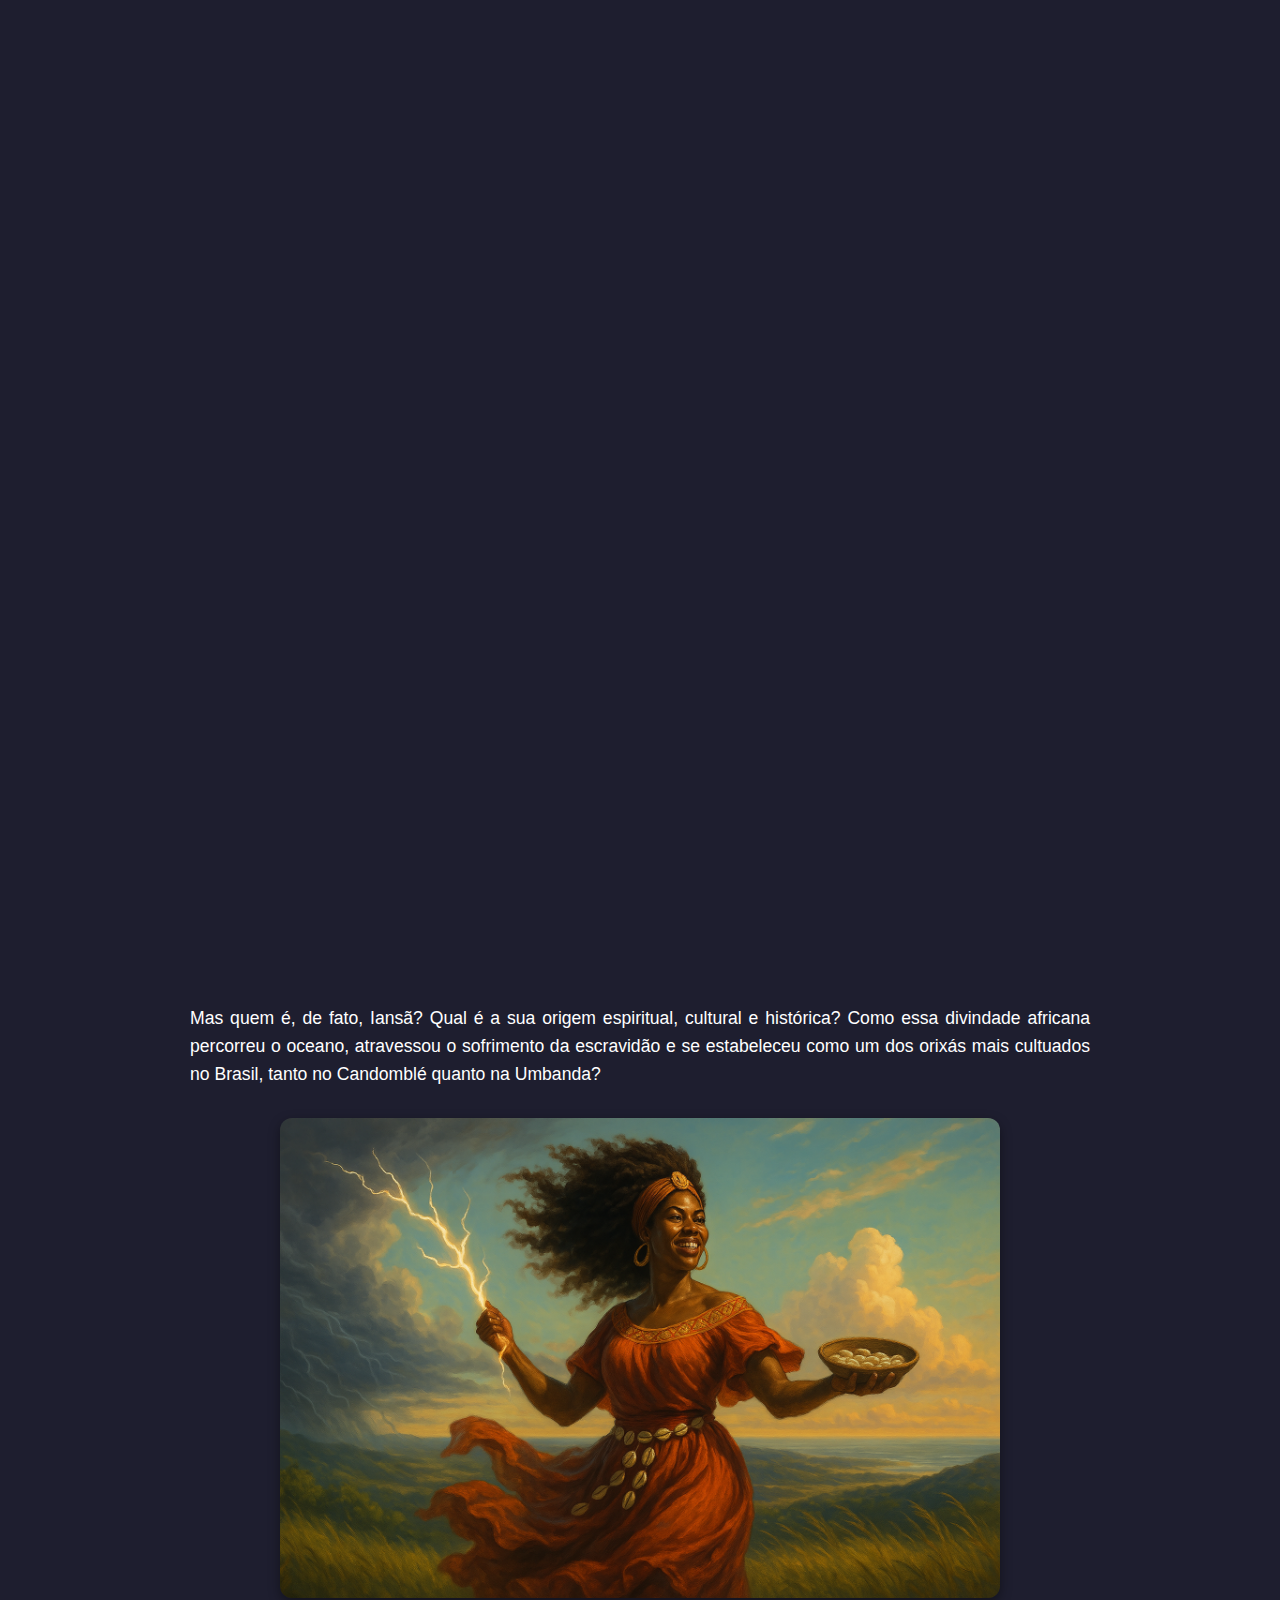
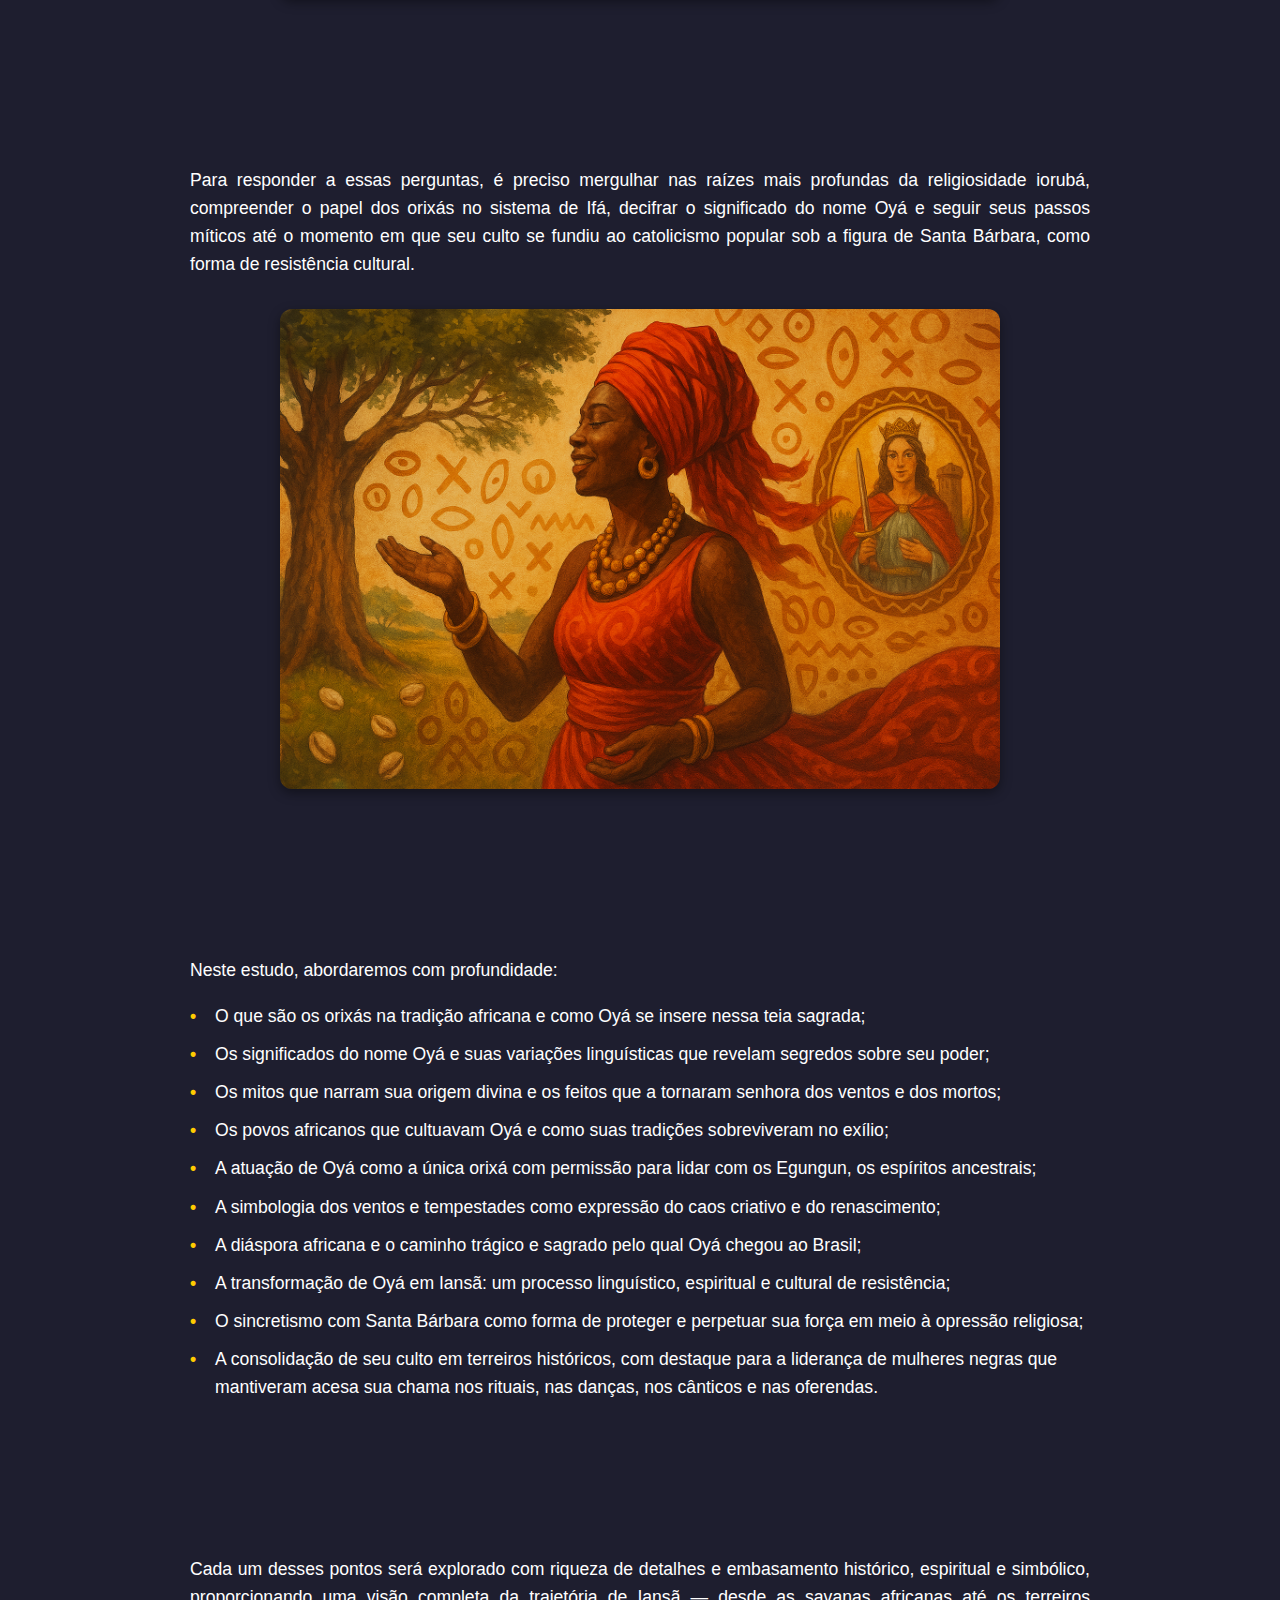
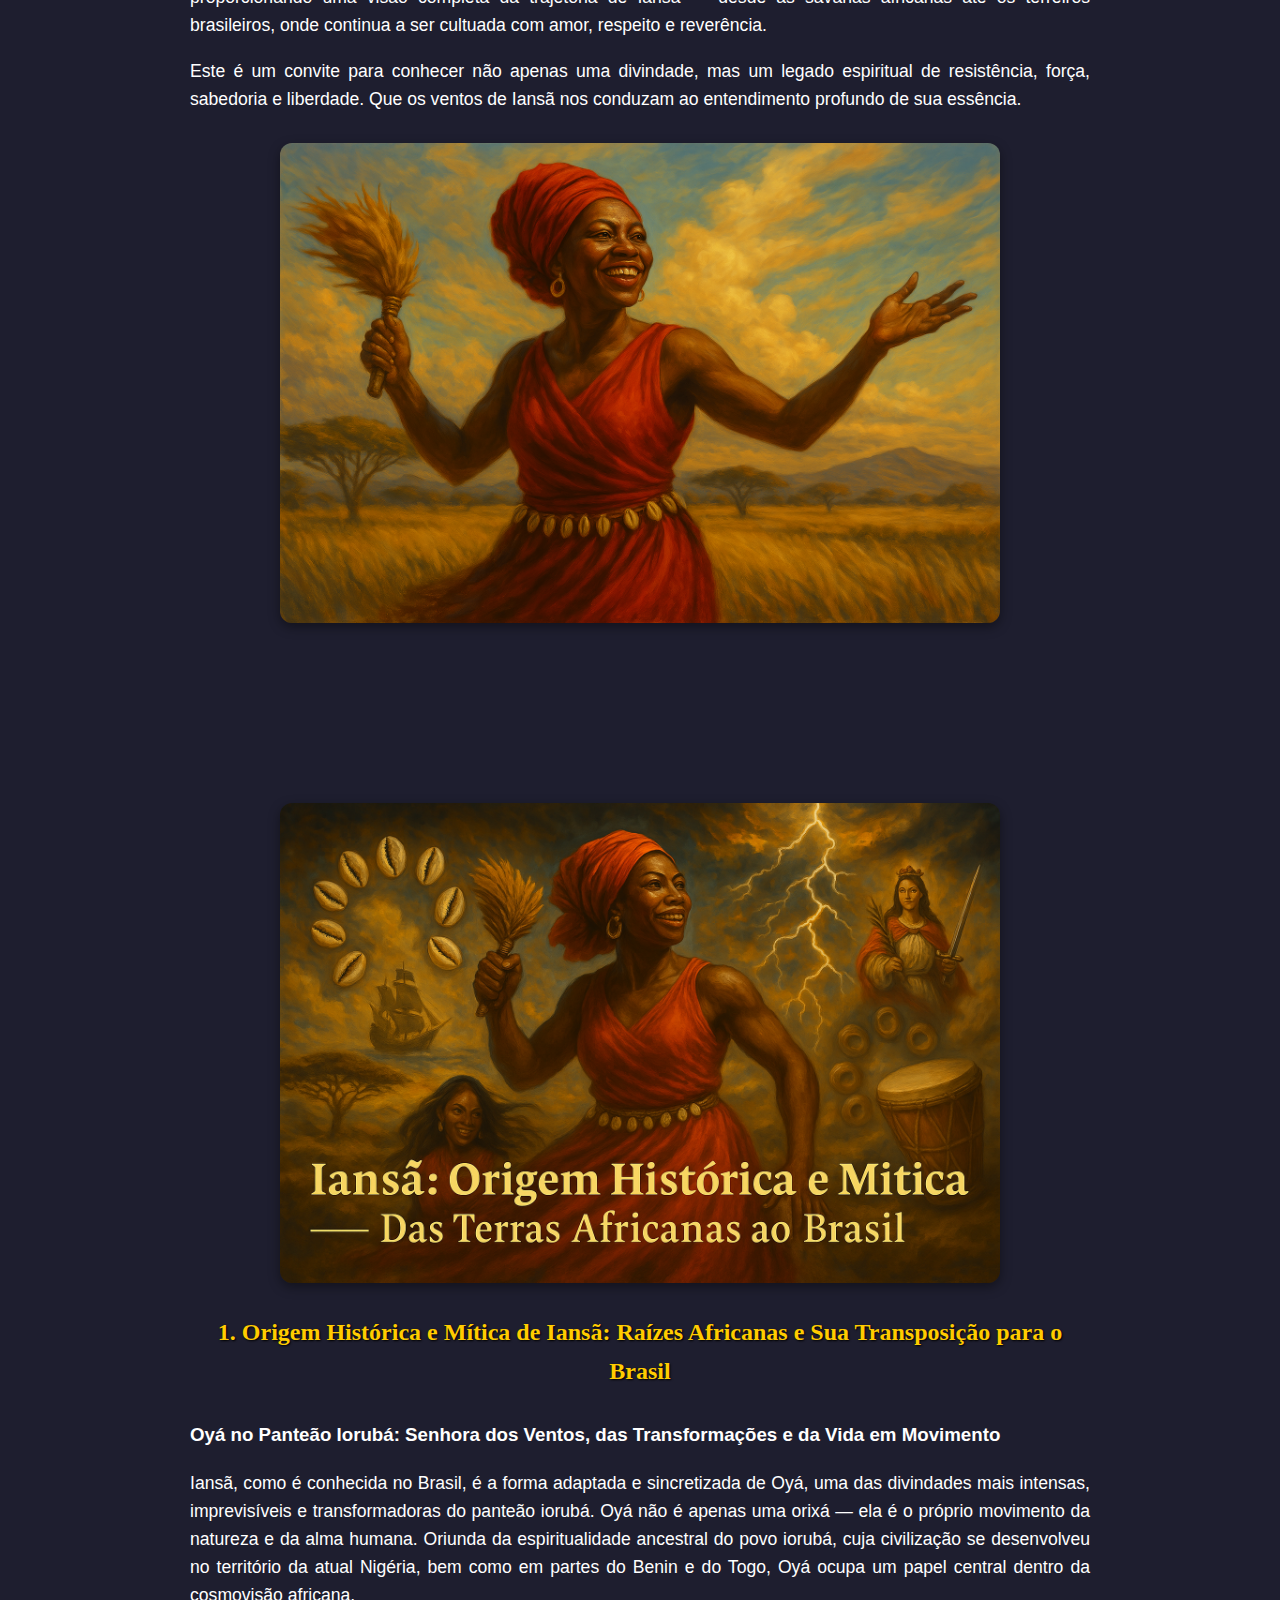
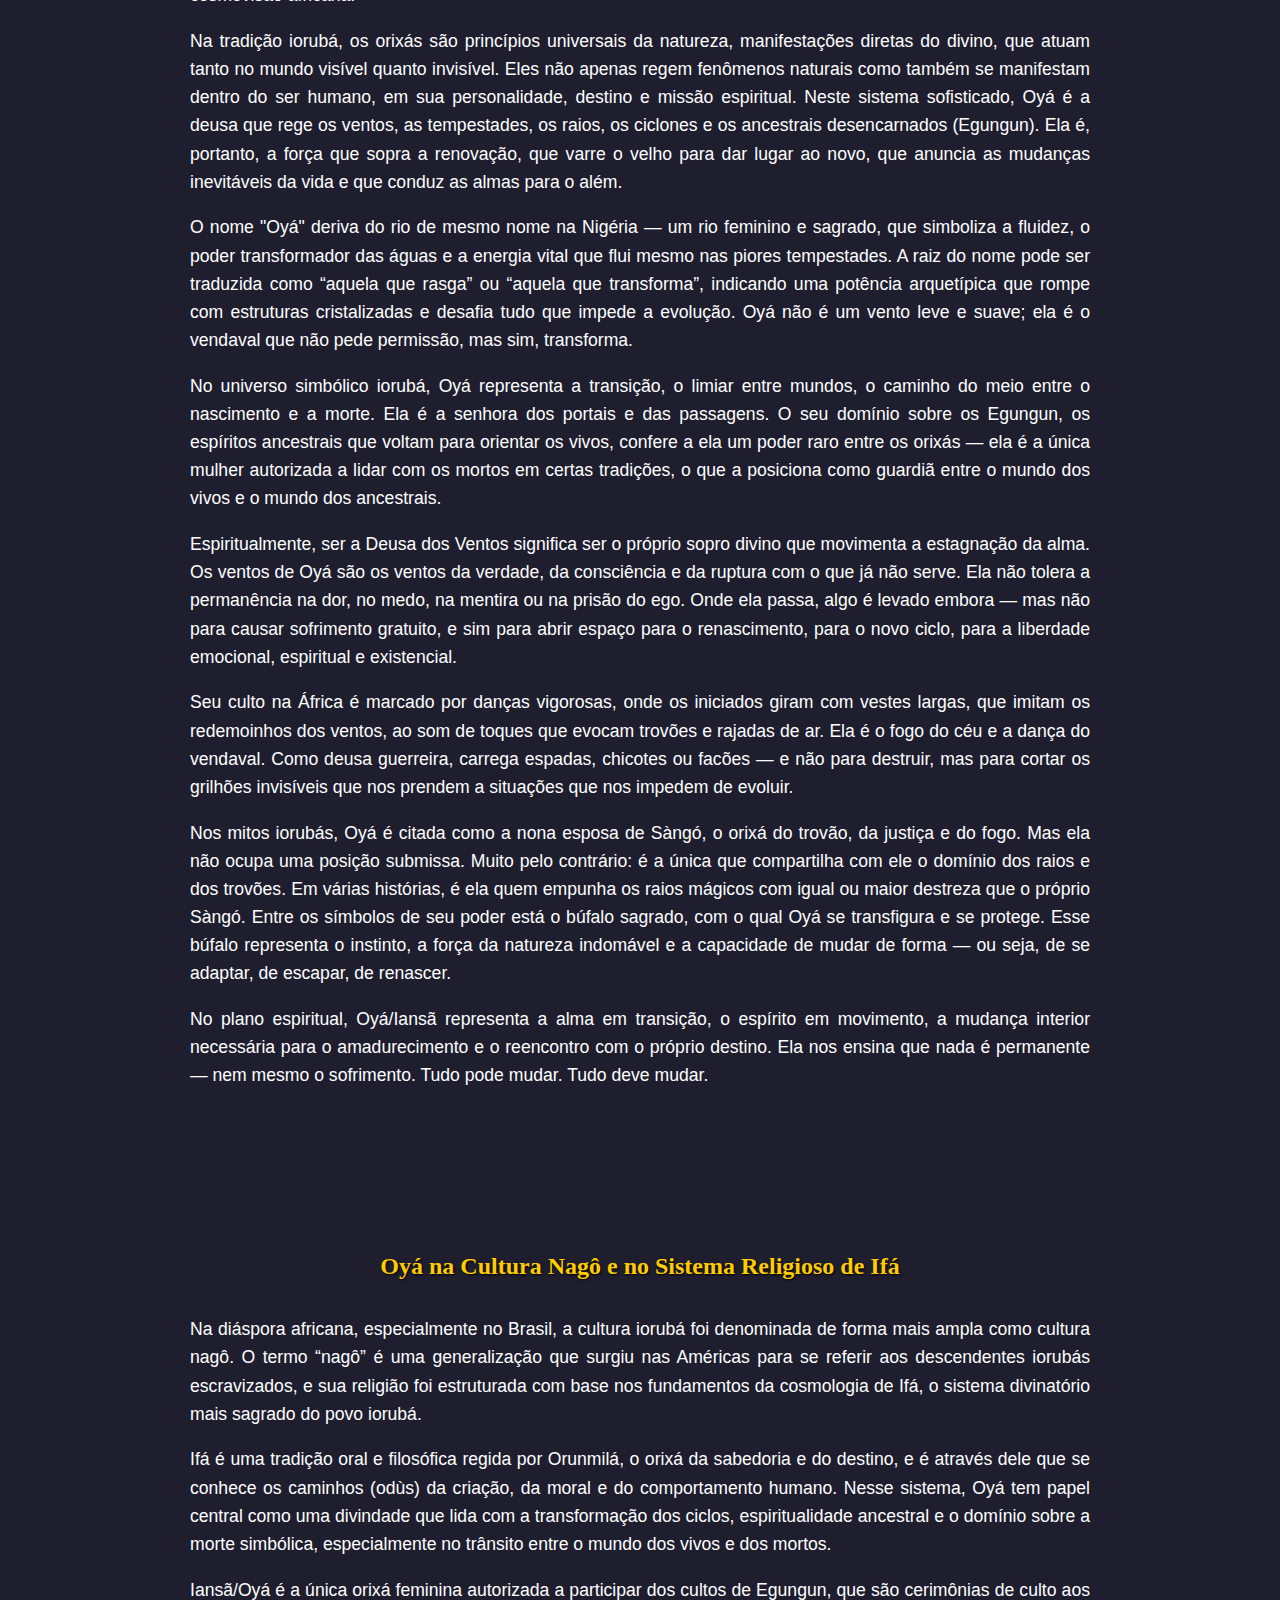
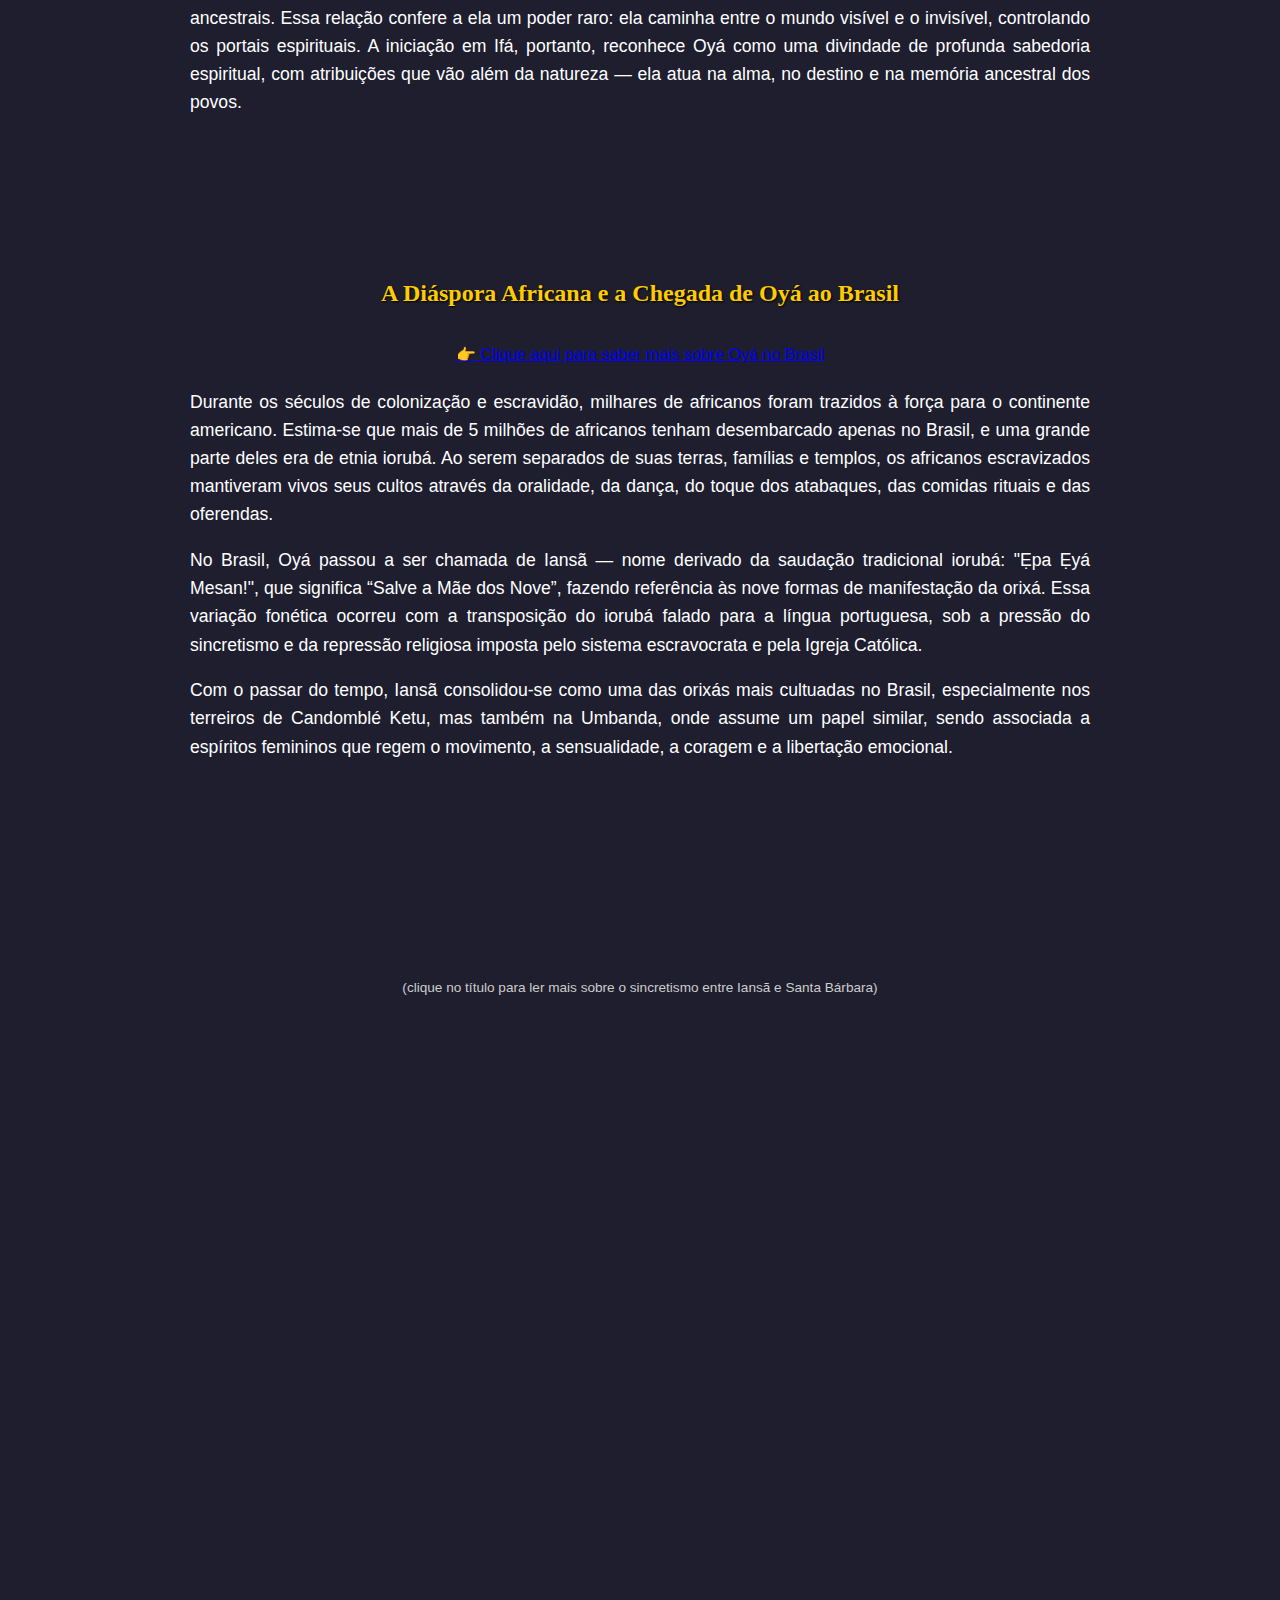
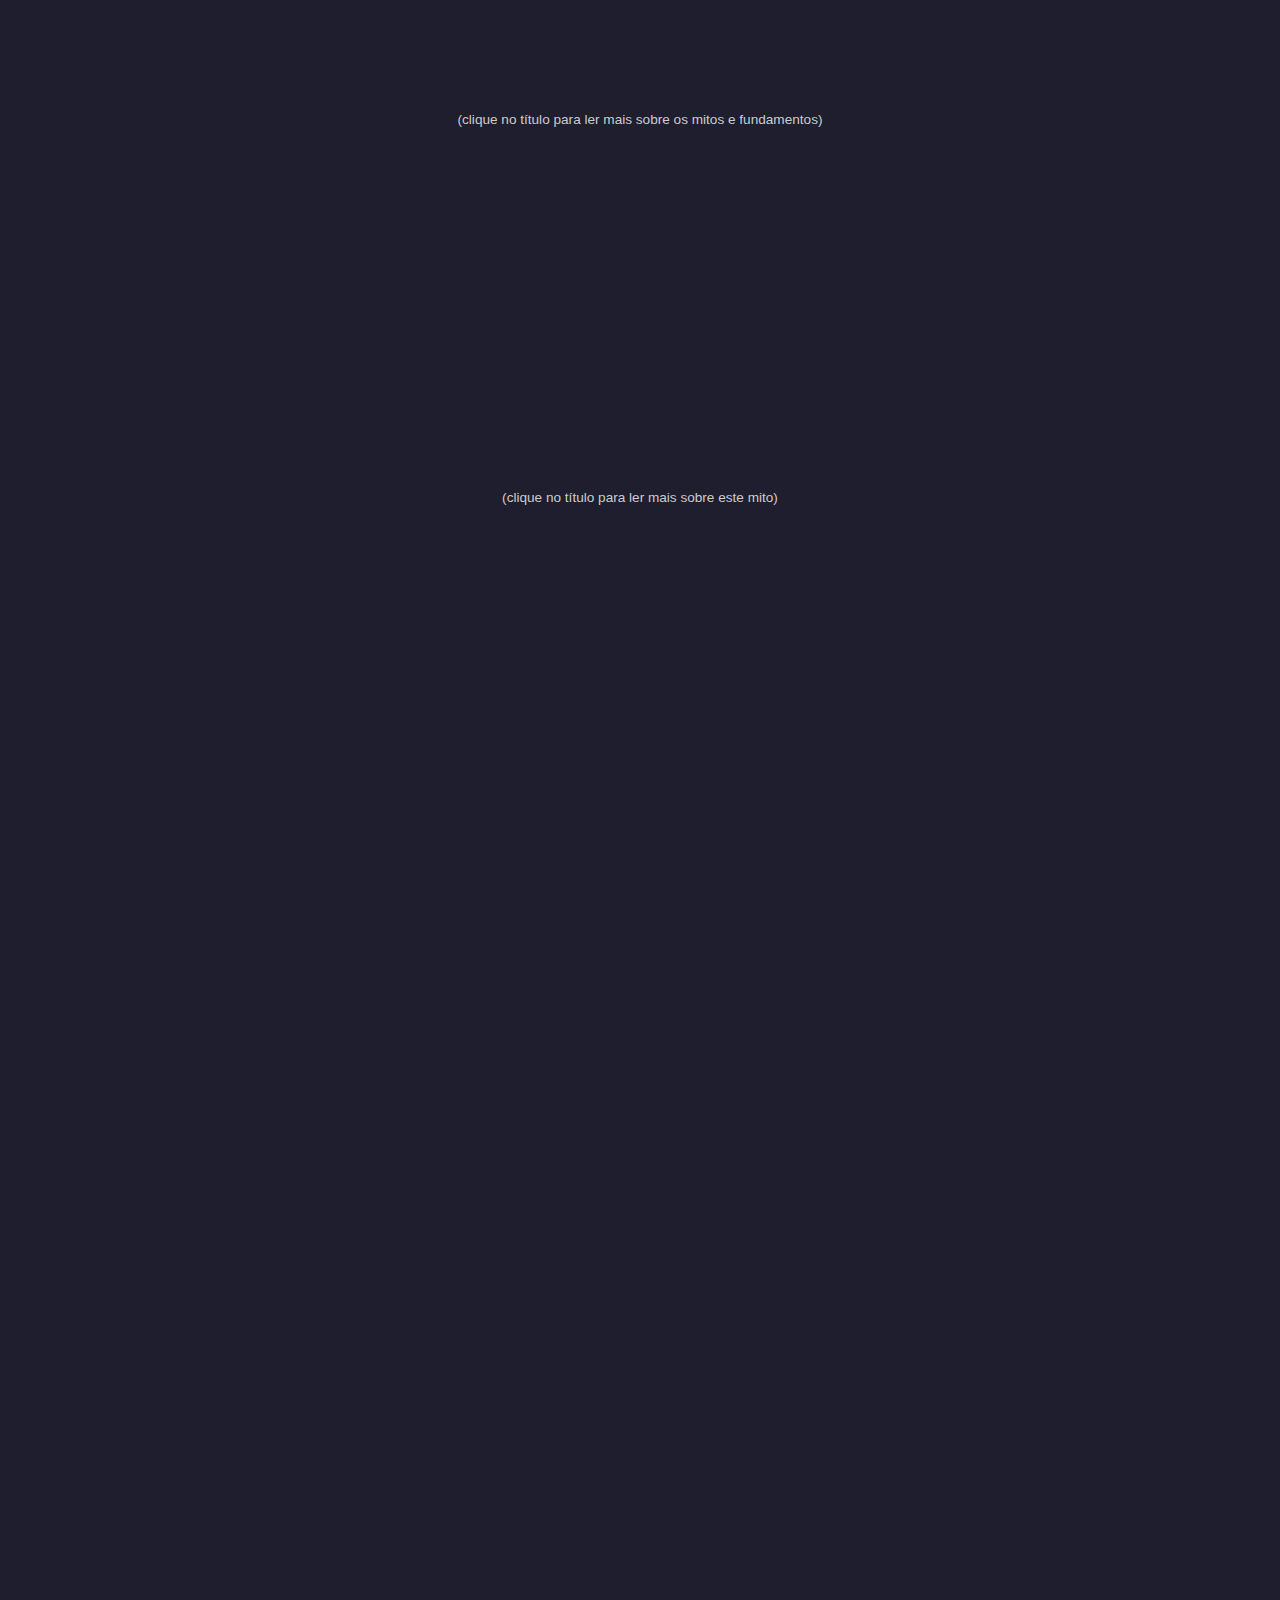
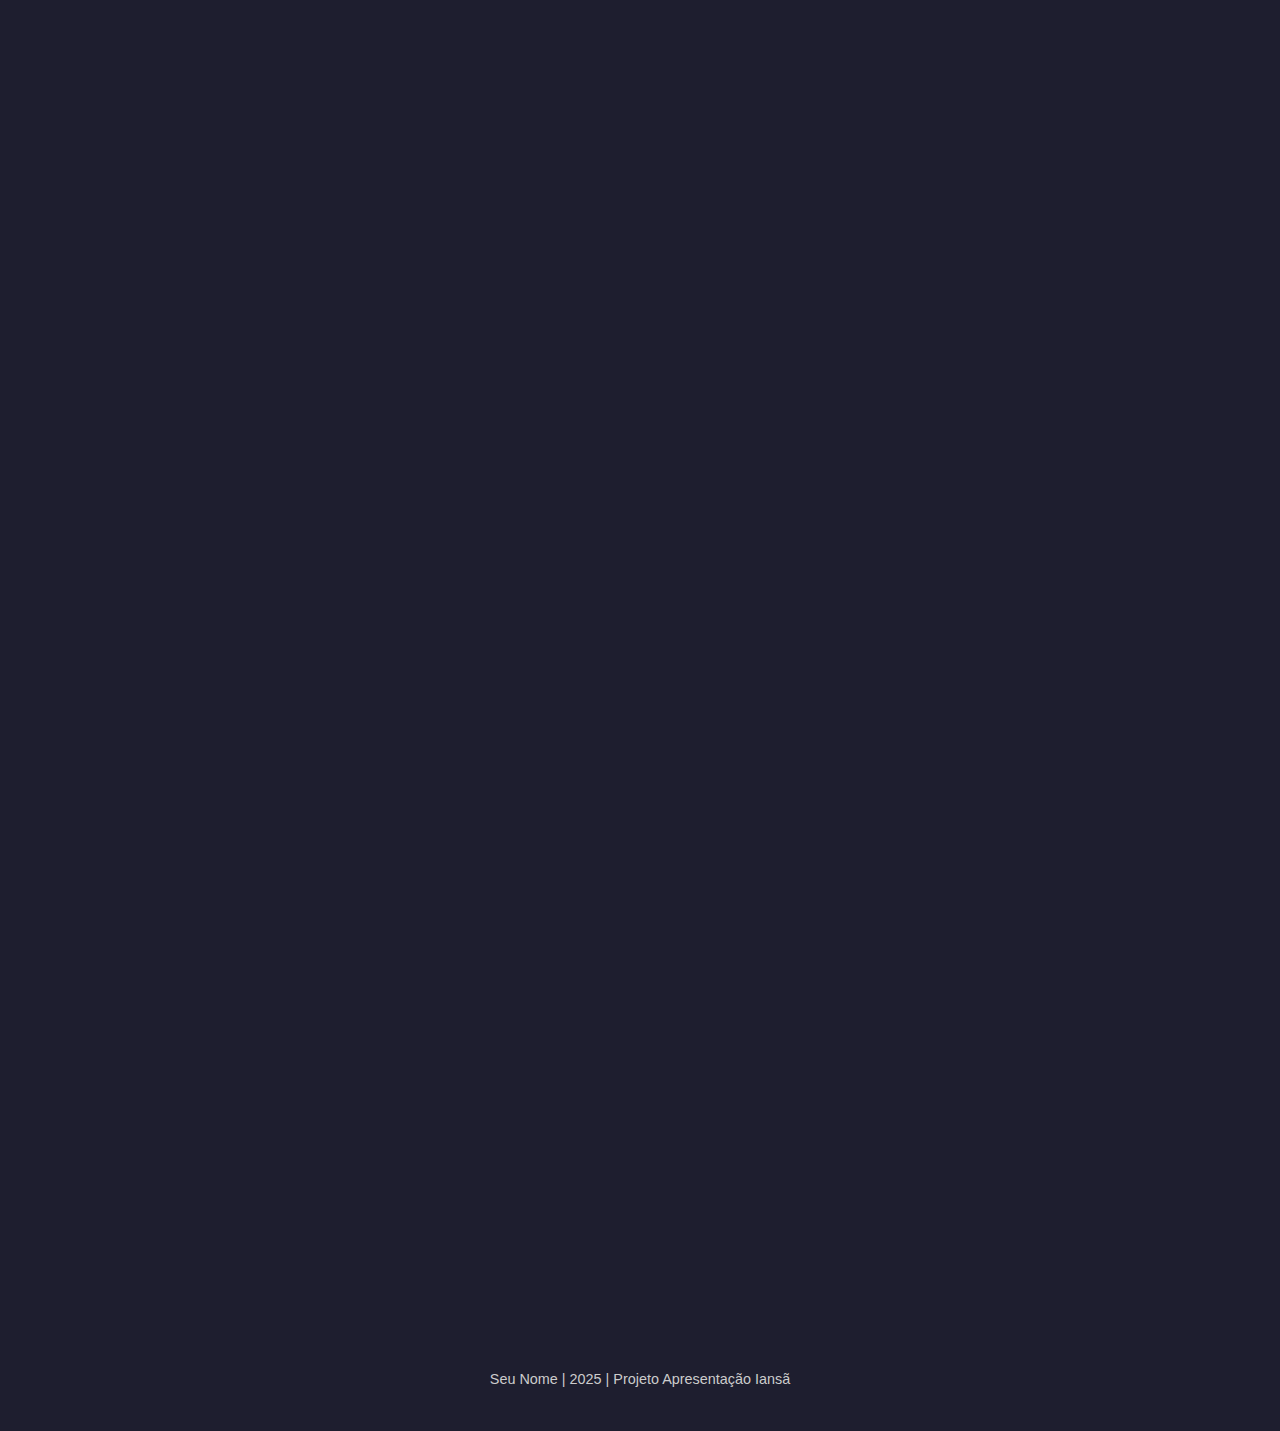
<file: index.html>
<!DOCTYPE html>
<html lang="pt-br">
<head>
  <meta charset="UTF-8" />
  <meta name="viewport" content="width=device-width, initial-scale=1.0" />
  <title>Iansã: Origem Histórica e Mítica</title>
  <link rel="stylesheet" href="https://cdnjs.cloudflare.com/ajax/libs/font-awesome/6.0.0/css/all.min.css" />
  <style>
    body {
      margin: 0;
      padding: 0;
      font-family: 'Segoe UI', sans-serif;
      background-color: #1e1e2f;
      color: white;
      line-height: 1.6;
    }

    section {
      padding: 60px 20px;
      max-width: 900px;
      margin: auto;
    }

    h1, h2 {
      color: #ffcc00;
      font-family: 'Georgia', serif;
      text-shadow: 1px 1px 2px black;
      text-align: center;
      margin-bottom: 30px;
    }

    p {
      text-align: justify;
      font-size: 1.1rem;
    }

    ul {
      list-style: none;
      padding-left: 0;
    }

    ul li {
      margin-bottom: 10px;
      font-size: 1.1rem;
      position: relative;
      padding-left: 25px;
    }

    ul li::before {
      content: "•";
      position: absolute;
      left: 0;
      color: #ffcc00;
      font-weight: bold;
    }

    .imagem {
      display: block;
      max-width: 80%;
      margin: 30px auto;
      border-radius: 12px;
      box-shadow: 0 4px 12px rgba(0,0,0,0.4);
    }

    .rodape {
      text-align: center;
      color: #ccc;
      font-size: 0.9rem;
      margin-top: 60px;
      padding-bottom: 40px;
    }

    .animated {
      animation: fadeIn 1s ease-out forwards;
      opacity: 0;
    }

    @keyframes fadeIn {
      from { opacity: 0; transform: translateY(20px); }
      to { opacity: 1; transform: translateY(0); }
    }

    .delay-1 { animation-delay: 0.3s; }
    .delay-2 { animation-delay: 0.5s; }
    .delay-3 { animation-delay: 0.7s; }
  </style>
</head>
<body>

  <!-- Seção 1 -->
  <section>
    <h1 class="animated delay-1">🔥 Iansã: Origem Histórica e Mítica — Das Terras Africanas ao Brasil</h1>
    <p class="animated delay-2">
      Iansã, conhecida em sua forma original como Oyá, é uma das figuras mais fascinantes, poderosas e complexas dentro do panteão iorubá.  
      Senhora dos ventos, das tempestades e dos espíritos dos mortos, ela não apenas domina os elementos da natureza como também representa os movimentos profundos de transformação da vida — seja na alma, na natureza, nas emoções ou no destino.
    </p>
    <img src="img/capa.png" alt="Imagem de Iansã" class="imagem animated delay-3" />
  </section>

  <!-- Seção 2 -->
  <section>
    <p>
      Mas quem é, de fato, Iansã? Qual é a sua origem espiritual, cultural e histórica?  
      Como essa divindade africana percorreu o oceano, atravessou o sofrimento da escravidão e se estabeleceu como um dos orixás mais cultuados no Brasil, tanto no Candomblé quanto na Umbanda?
    </p>
    <img src="img/capa2.png" alt="Imagem de Iansã - capa2" class="imagem" />
  </section>

  <!-- Seção 3 -->
  <section>
    <p>
      Para responder a essas perguntas, é preciso mergulhar nas raízes mais profundas da religiosidade iorubá, compreender o papel dos orixás no sistema de Ifá, decifrar o significado do nome Oyá e seguir seus passos míticos até o momento em que seu culto se fundiu ao catolicismo popular sob a figura de Santa Bárbara, como forma de resistência cultural.
    </p>
    <img src="img/capa3.png" alt="Imagem de Iansã - capa3" class="imagem" />
  </section>

  <!-- Seção 4 -->
  <section>
    <p>Neste estudo, abordaremos com profundidade:</p>
    <ul>
      <li>O que são os orixás na tradição africana e como Oyá se insere nessa teia sagrada;</li>
      <li>Os significados do nome Oyá e suas variações linguísticas que revelam segredos sobre seu poder;</li>
      <li>Os mitos que narram sua origem divina e os feitos que a tornaram senhora dos ventos e dos mortos;</li>
      <li>Os povos africanos que cultuavam Oyá e como suas tradições sobreviveram no exílio;</li>
      <li>A atuação de Oyá como a única orixá com permissão para lidar com os Egungun, os espíritos ancestrais;</li>
      <li>A simbologia dos ventos e tempestades como expressão do caos criativo e do renascimento;</li>
      <li>A diáspora africana e o caminho trágico e sagrado pelo qual Oyá chegou ao Brasil;</li>
      <li>A transformação de Oyá em Iansã: um processo linguístico, espiritual e cultural de resistência;</li>
      <li>O sincretismo com Santa Bárbara como forma de proteger e perpetuar sua força em meio à opressão religiosa;</li>
      <li>A consolidação de seu culto em terreiros históricos, com destaque para a liderança de mulheres negras que mantiveram acesa sua chama nos rituais, nas danças, nos cânticos e nas oferendas.</li>
    </ul>
  </section>

  <!-- Seção 5 -->
  <section>
    <p>
      Cada um desses pontos será explorado com riqueza de detalhes e embasamento histórico, espiritual e simbólico, proporcionando uma visão completa da trajetória de Iansã — desde as savanas africanas até os terreiros brasileiros, onde continua a ser cultuada com amor, respeito e reverência.
    </p>
    <p>
      Este é um convite para conhecer não apenas uma divindade, mas um legado espiritual de resistência, força, sabedoria e liberdade. Que os ventos de Iansã nos conduzam ao entendimento profundo de sua essência.
    </p>
    <img src="img/capa5.png" alt="Imagem de Iansã - capa5" class="imagem" />
  </section>
  <!-- Seção 6: Origem Histórica e Mítica de Iansã -->
  <section>
    <img src="img/imagem6.png" alt="Imagem representando Oyá/Iansã" class="imagem" />
    <h2>1. Origem Histórica e Mítica de Iansã: Raízes Africanas e Sua Transposição para o Brasil</h2>
    <h3>Oyá no Panteão Iorubá: Senhora dos Ventos, das Transformações e da Vida em Movimento</h3>
    <p>
      Iansã, como é conhecida no Brasil, é a forma adaptada e sincretizada de Oyá, uma das divindades mais intensas, imprevisíveis e transformadoras do panteão iorubá. Oyá não é apenas uma orixá — ela é o próprio movimento da natureza e da alma humana. Oriunda da espiritualidade ancestral do povo iorubá, cuja civilização se desenvolveu no território da atual Nigéria, bem como em partes do Benin e do Togo, Oyá ocupa um papel central dentro da cosmovisão africana.
    </p>
    <p>
      Na tradição iorubá, os orixás são princípios universais da natureza, manifestações diretas do divino, que atuam tanto no mundo visível quanto invisível. Eles não apenas regem fenômenos naturais como também se manifestam dentro do ser humano, em sua personalidade, destino e missão espiritual. Neste sistema sofisticado, Oyá é a deusa que rege os ventos, as tempestades, os raios, os ciclones e os ancestrais desencarnados (Egungun). Ela é, portanto, a força que sopra a renovação, que varre o velho para dar lugar ao novo, que anuncia as mudanças inevitáveis da vida e que conduz as almas para o além.
    </p>
    <p>
      O nome "Oyá" deriva do rio de mesmo nome na Nigéria — um rio feminino e sagrado, que simboliza a fluidez, o poder transformador das águas e a energia vital que flui mesmo nas piores tempestades. A raiz do nome pode ser traduzida como “aquela que rasga” ou “aquela que transforma”, indicando uma potência arquetípica que rompe com estruturas cristalizadas e desafia tudo que impede a evolução. Oyá não é um vento leve e suave; ela é o vendaval que não pede permissão, mas sim, transforma.
    </p>
    <p>
      No universo simbólico iorubá, Oyá representa a transição, o limiar entre mundos, o caminho do meio entre o nascimento e a morte. Ela é a senhora dos portais e das passagens. O seu domínio sobre os Egungun, os espíritos ancestrais que voltam para orientar os vivos, confere a ela um poder raro entre os orixás — ela é a única mulher autorizada a lidar com os mortos em certas tradições, o que a posiciona como guardiã entre o mundo dos vivos e o mundo dos ancestrais.
    </p>
    <p>
      Espiritualmente, ser a Deusa dos Ventos significa ser o próprio sopro divino que movimenta a estagnação da alma. Os ventos de Oyá são os ventos da verdade, da consciência e da ruptura com o que já não serve. Ela não tolera a permanência na dor, no medo, na mentira ou na prisão do ego. Onde ela passa, algo é levado embora — mas não para causar sofrimento gratuito, e sim para abrir espaço para o renascimento, para o novo ciclo, para a liberdade emocional, espiritual e existencial.
    </p>
    <p>
      Seu culto na África é marcado por danças vigorosas, onde os iniciados giram com vestes largas, que imitam os redemoinhos dos ventos, ao som de toques que evocam trovões e rajadas de ar. Ela é o fogo do céu e a dança do vendaval. Como deusa guerreira, carrega espadas, chicotes ou facões — e não para destruir, mas para cortar os grilhões invisíveis que nos prendem a situações que nos impedem de evoluir.
    </p>
    <p>
      Nos mitos iorubás, Oyá é citada como a nona esposa de Sàngó, o orixá do trovão, da justiça e do fogo. Mas ela não ocupa uma posição submissa. Muito pelo contrário: é a única que compartilha com ele o domínio dos raios e dos trovões. Em várias histórias, é ela quem empunha os raios mágicos com igual ou maior destreza que o próprio Sàngó. Entre os símbolos de seu poder está o búfalo sagrado, com o qual Oyá se transfigura e se protege. Esse búfalo representa o instinto, a força da natureza indomável e a capacidade de mudar de forma — ou seja, de se adaptar, de escapar, de renascer.
    </p>
    <p>
      No plano espiritual, Oyá/Iansã representa a alma em transição, o espírito em movimento, a mudança interior necessária para o amadurecimento e o reencontro com o próprio destino. Ela nos ensina que nada é permanente — nem mesmo o sofrimento. Tudo pode mudar. Tudo deve mudar.
    </p>
  </section>
   <!-- Seção 6 - Oyá na Cultura Nagô e Sistema de Ifá -->
<section>
    <h2>Oyá na Cultura Nagô e no Sistema Religioso de Ifá</h2>
    <p>
      Na diáspora africana, especialmente no Brasil, a cultura iorubá foi denominada de forma mais ampla como cultura nagô.
      O termo “nagô” é uma generalização que surgiu nas Américas para se referir aos descendentes iorubás escravizados, 
      e sua religião foi estruturada com base nos fundamentos da cosmologia de Ifá, o sistema divinatório mais sagrado do povo iorubá.
    </p>
    <p>
      Ifá é uma tradição oral e filosófica regida por Orunmilá, o orixá da sabedoria e do destino, e é através dele que se conhece os caminhos (odùs) 
      da criação, da moral e do comportamento humano. Nesse sistema, Oyá tem papel central como uma divindade que lida com a transformação dos ciclos, 
      espiritualidade ancestral e o domínio sobre a morte simbólica, especialmente no trânsito entre o mundo dos vivos e dos mortos.
    </p>
    <p>
      Iansã/Oyá é a única orixá feminina autorizada a participar dos cultos de Egungun, que são cerimônias de culto aos ancestrais. 
      Essa relação confere a ela um poder raro: ela caminha entre o mundo visível e o invisível, controlando os portais espirituais. 
      A iniciação em Ifá, portanto, reconhece Oyá como uma divindade de profunda sabedoria espiritual, com atribuições que vão além da natureza — 
      ela atua na alma, no destino e na memória ancestral dos povos.
    </p>
  </section>
  
<!-- Seção 7 - Diáspora Africana -->
<section>
    <h2 style="text-align: center;">
      A Diáspora Africana e a Chegada de Oyá ao Brasil
    </h2>
  
    <div style="text-align: center; margin-bottom: 20px;">
      <a href="diaspora-chegada-oya-brasil.html" class="btn-link">
        👉 Clique aqui para saber mais sobre Oyá no Brasil
      </a>
    </div>
  
    <p>
      Durante os séculos de colonização e escravidão, milhares de africanos foram trazidos à força para o continente americano. 
      Estima-se que mais de 5 milhões de africanos tenham desembarcado apenas no Brasil, e uma grande parte deles era de etnia iorubá. 
      Ao serem separados de suas terras, famílias e templos, os africanos escravizados mantiveram vivos seus cultos através da oralidade, 
      da dança, do toque dos atabaques, das comidas rituais e das oferendas.
    </p>
    <p>
      No Brasil, Oyá passou a ser chamada de Iansã — nome derivado da saudação tradicional iorubá: "Ẹpa Ẹyá Mesan!", que significa 
      “Salve a Mãe dos Nove”, fazendo referência às nove formas de manifestação da orixá. Essa variação fonética ocorreu com a transposição 
      do iorubá falado para a língua portuguesa, sob a pressão do sincretismo e da repressão religiosa imposta pelo sistema escravocrata 
      e pela Igreja Católica.
    </p>
    <p>
      Com o passar do tempo, Iansã consolidou-se como uma das orixás mais cultuadas no Brasil, especialmente nos terreiros de Candomblé Ketu, 
      mas também na Umbanda, onde assume um papel similar, sendo associada a espíritos femininos que regem o movimento, a sensualidade, 
      a coragem e a libertação emocional.
    </p>
  </section>
  
  

  <!-- Seção 8 - Sincretismo -->
<section>
    <h2 class="animated delay-1">
      <a href="sincretismo-santa-barbara.html" class="link-topico">
        <i class="fas fa-arrow-right"></i> O Sincretismo com Santa Bárbara
      </a>
    </h2>
    <div class="subtexto-link">(clique no título para ler mais sobre o sincretismo entre Iansã e Santa Bárbara)</div>
  
    <p class="animated delay-2">
      No Brasil colonial, cultuar os orixás era proibido. Para sobreviver, os africanos encontraram uma forma engenhosa de esconder seus deuses 
      por trás dos santos católicos, criando o que chamamos de sincretismo religioso. Oyá/Iansã foi associada a Santa Bárbara, santa católica dos raios, 
      trovões e tempestades — o que reflete bem os atributos da orixá africana.
    </p>
    <p class="animated delay-2">
      A imagem de Santa Bárbara vestida de vermelho, empunhando uma espada e resistindo à opressão do pai que a matou, ecoa perfeitamente com o arquétipo 
      de Iansã: a mulher forte, indomável, guerreira e espiritual. Assim, a fé em Iansã sobreviveu disfarçada sob o culto a uma santa, 
      mas sem jamais perder sua essência africana nos rituais, danças, cantos e axés dos terreiros.
    </p>
    <p class="animated delay-2">
      A trajetória de Iansã — desde as margens do rio Oyá na Nigéria até os terreiros brasileiros — é uma história de resistência, transformação, 
      espiritualidade profunda e força feminina. Seu culto se mantém vivo porque responde a uma necessidade ancestral da alma humana: movimento, mudança, 
      coragem, sabedoria ancestral e conexão com os ciclos da natureza e do espírito.
    </p>
    <p class="animated delay-2">
      Oyá não é apenas uma orixá dos ventos — ela é o próprio vento que sopra mudança. Ela é a morte simbólica que dá origem ao renascimento. 
      É a tempestade que precede a bonança. E por isso, seu culto continua a florescer no coração dos que mantêm viva a memória espiritual africana 
      em solo brasileiro.
    </p>
  </section>
  <!-- Seção: Mitos, Lendas (Itans) e Fundamentos Sagrados - Introdução -->
  <section>
    <h2 class="animated delay-1">
      <a href="mitos-lendas-fundamentos.html" class="link-topico">
        <i class="fas fa-arrow-right"></i> 2. Orixá Oyá-Iansã: Mitos, Lendas (Itans) e Fundamentos Sagrados
      </a>
    </h2>
    <div class="subtexto-link">(clique no título para ler mais sobre os mitos e fundamentos)</div>
    
    <p class="animated delay-2">
      Iansã — ou Oyá, em sua forma original africana — é uma das orixás mais ricas em simbologia, histórias e arquétipos. 
      Seus mitos (itans) estão entre os mais poderosos e reveladores da tradição iorubá, pois envolvem temas centrais como a transformação, o poder feminino, a transgressão, a morte, a renovação e a liberdade. 
      Conhecer os itans de Oyá é entrar em contato com sabedorias ancestrais que nos ensinam a lidar com as mudanças inevitáveis da vida 
      e a atravessar tempestades internas e externas com coragem e dignidade espiritual.
    </p>
  </section>
  <!-- Seção: Oyá e Xangô -->
  <style>
    a.link-topico {
      color: #ffcc00;
      text-decoration: none;
      transition: all 0.3s ease;
      cursor: pointer;
    }
  
    a.link-topico:hover {
      color: #ffd700;
      text-decoration: underline;
    }
  
    a.link-topico:hover i {
      transform: translateX(4px);
    }
  
    a.link-topico i {
      margin-right: 5px;
      transition: transform 0.3s ease;
    }
  
    .subtexto-link {
      font-size: 0.85rem;
      color: #ccc;
      margin-top: -10px;
      margin-bottom: 20px;
      text-align: center;
    }
  </style>
  
  <section>
    <h3 class="animated delay-1">
      <a href="oya-e-xango.html" class="link-topico">
        <i class="fas fa-arrow-right"></i> Oyá e Xangô: o amor, o poder e os raios
      </a>
    </h3>
    <div class="subtexto-link">(clique no título para ler mais sobre este mito)</div>
  
    <p class="animated delay-2">
      Um dos mitos mais conhecidos de Iansã é sua relação com Xangô, orixá do trovão, do fogo, da justiça e da realeza.
      Dizem os itans que Oyá foi a única esposa de Xangô a dividir com ele o domínio sobre os raios e trovões.
      Quando ela se uniu a ele, recebeu como presente os “erubés”, os raios mágicos que cortam os céus — mas não como um presente passivo,
      e sim como reconhecimento de sua coragem e dignidade guerreira.
    </p>
    <p class="animated delay-2">
      Iansã não era submissa a Xangô; pelo contrário, era sua aliada, sua força complementar.
      Ela lutava ao seu lado, empunhava espadas, aconselhava o rei nas batalhas e o acompanhava nos conflitos e celebrações.
      Essa parceria revela uma força arquetípica do feminino empoderado e espiritual:
      Oyá é o princípio que move, que transforma, que não se cala — a rainha que governa consigo mesma e não em função de outro.
    </p>
  </section>
  
  <!-- Seção: Oyá e Ogum -->
<section>
    <h3 class="animated delay-1">Oyá e Ogum: caminhos e liberdade</h3>
    <p class="animated delay-2">
      Outro itan fala sobre a relação entre Oyá e Ogum, o orixá da forja, das ferramentas e dos caminhos abertos.
      Nesse mito, Oyá vivia oprimida e foi Ogum quem lhe ensinou a se libertar, a empunhar a espada e a abrir seus próprios caminhos.
      Com ele, ela aprendeu a guerrear, a transformar dor em força e a fazer do vento sua arma.
    </p>
    <p class="animated delay-2">
      Esse itan simboliza o despertar da força interna que mora em cada ser — especialmente nas mulheres.
      Ogum não prende Oyá: ele a liberta, e com isso, ambos crescem.
      Esse mito também ensina que para enfrentar os desafios da vida, é preciso forjar nossas próprias ferramentas espirituais.
    </p>
  </section>
  <!-- Seção: Oyá e Exu -->
<section>
    <h3 class="animated delay-1">Oyá e Exu: o elo entre os mundos</h3>
    <p class="animated delay-2">
      Em outros mitos, Iansã aparece ao lado de Exu, o mensageiro dos orixás, guardião dos caminhos e senhor da comunicação entre os mundos.
      Diz-se que Iansã aprendeu com Exu a arte da estratégia, da diplomacia e do movimento.
      Foi Exu quem a apresentou aos Egungun, os ancestrais, e mostrou que ela tinha o dom de atravessar os portais entre a vida e a morte.
    </p>
    <p class="animated delay-2">
      Essa relação representa a conexão entre movimento e mensagem: Oyá, como o vento, espalha as palavras de Exu, transforma mensagens em ação.
      Juntos, eles representam o equilíbrio entre impulso e direção, entre caos e ordem.
      Espiritualmente, ensinam que tudo se transforma, mas nada se perde quando há consciência e propósito.
    </p>
  </section>
  <!-- Seção: Oyá e Oxóssi -->
<section>
    <h3 class="animated delay-1">Oyá e Oxóssi: sabedoria ancestral e intuição</h3>
    <p class="animated delay-2">
      Oxóssi, o caçador da mata e senhor do conhecimento oculto, também aparece nos itans ligados a Oyá.
      Em alguns mitos, ele oferece a Oyá os segredos das folhas e da caça silenciosa.
      Ele a ensina a perceber com o coração, a agir com rapidez e a ouvir os ventos da mata como se fossem oráculos.
    </p>
    <p class="animated delay-2">
      Esse relacionamento traz à tona o aspecto intuitivo de Oyá — aquela que sente o invisível, que ouve o que os olhos não veem,
      que se move pelas verdades sutis do espírito.
      Com Oxóssi, Iansã aprende a caçar as ilusões, a silenciar o ego e a mover-se como o vento entre as árvores da vida.
    </p>
  </section>
  <!-- Seção: Oyá e os Egungun -->
<section>
    <h3 class="animated delay-1">Oyá e os Egungun: a guardiã dos ancestrais</h3>
    <p class="animated delay-2">
      O aspecto mais sagrado de Oyá talvez seja sua relação com os Egungun — os mortos ancestrais que continuam presentes na espiritualidade iorubá.
      Iansã é a única orixá feminina autorizada a lidar diretamente com os espíritos dos mortos.
      Ela dança entre os mundos, invoca os ancestrais nos rituais e acompanha as almas em sua travessia para o Orun (mundo espiritual).
    </p>
    <p class="animated delay-2">
      Ela é a ponte entre o ontem e o amanhã, entre a morte e o renascimento.
      Nas cerimônias de Egungun, Oyá é reverenciada como aquela que comanda os ventos que levantam os panos sagrados dos espíritos,
      criando redemoinhos de poder, cura e memória espiritual.
    </p>
    <p class="animated delay-2">
      Este domínio faz de Oyá uma guia espiritual — uma entidade que compreende o ciclo completo da existência e nos ensina
      a honrar nossos ancestrais, aprender com o passado e seguir em frente com sabedoria.
    </p>
  </section>
  <!-- Seção: Arquétipo Espiritual de Oyá-Iansã -->
<section>
    <h3 class="animated delay-1">Arquétipo Espiritual de Oyá-Iansã</h3>
    <p class="animated delay-2">
      Os itans de Iansã são mais do que histórias antigas: são mapas espirituais.
      Eles revelam o arquétipo de uma mulher ousada, transformadora, intuitiva, senhora de si e dos ventos da mudança.
      Quem carrega o arquétipo de Oyá costuma ser intensa, destemida, inquieta, sensível à injustiça e portadora de grande força interior.
    </p>
    <p class="animated delay-2">
      Em momentos de ruptura, quando a vida exige coragem para abandonar o que nos aprisiona, é Oyá quem sopra dentro de nós.
      Ela convida à transformação — mesmo que isso signifique atravessar tempestades.
    </p>
  </section>  
  <!-- Rodapé -->
  <div class="rodape">
    Seu Nome | 2025 | Projeto Apresentação Iansã
  </div>

</body>
</html>
</file>
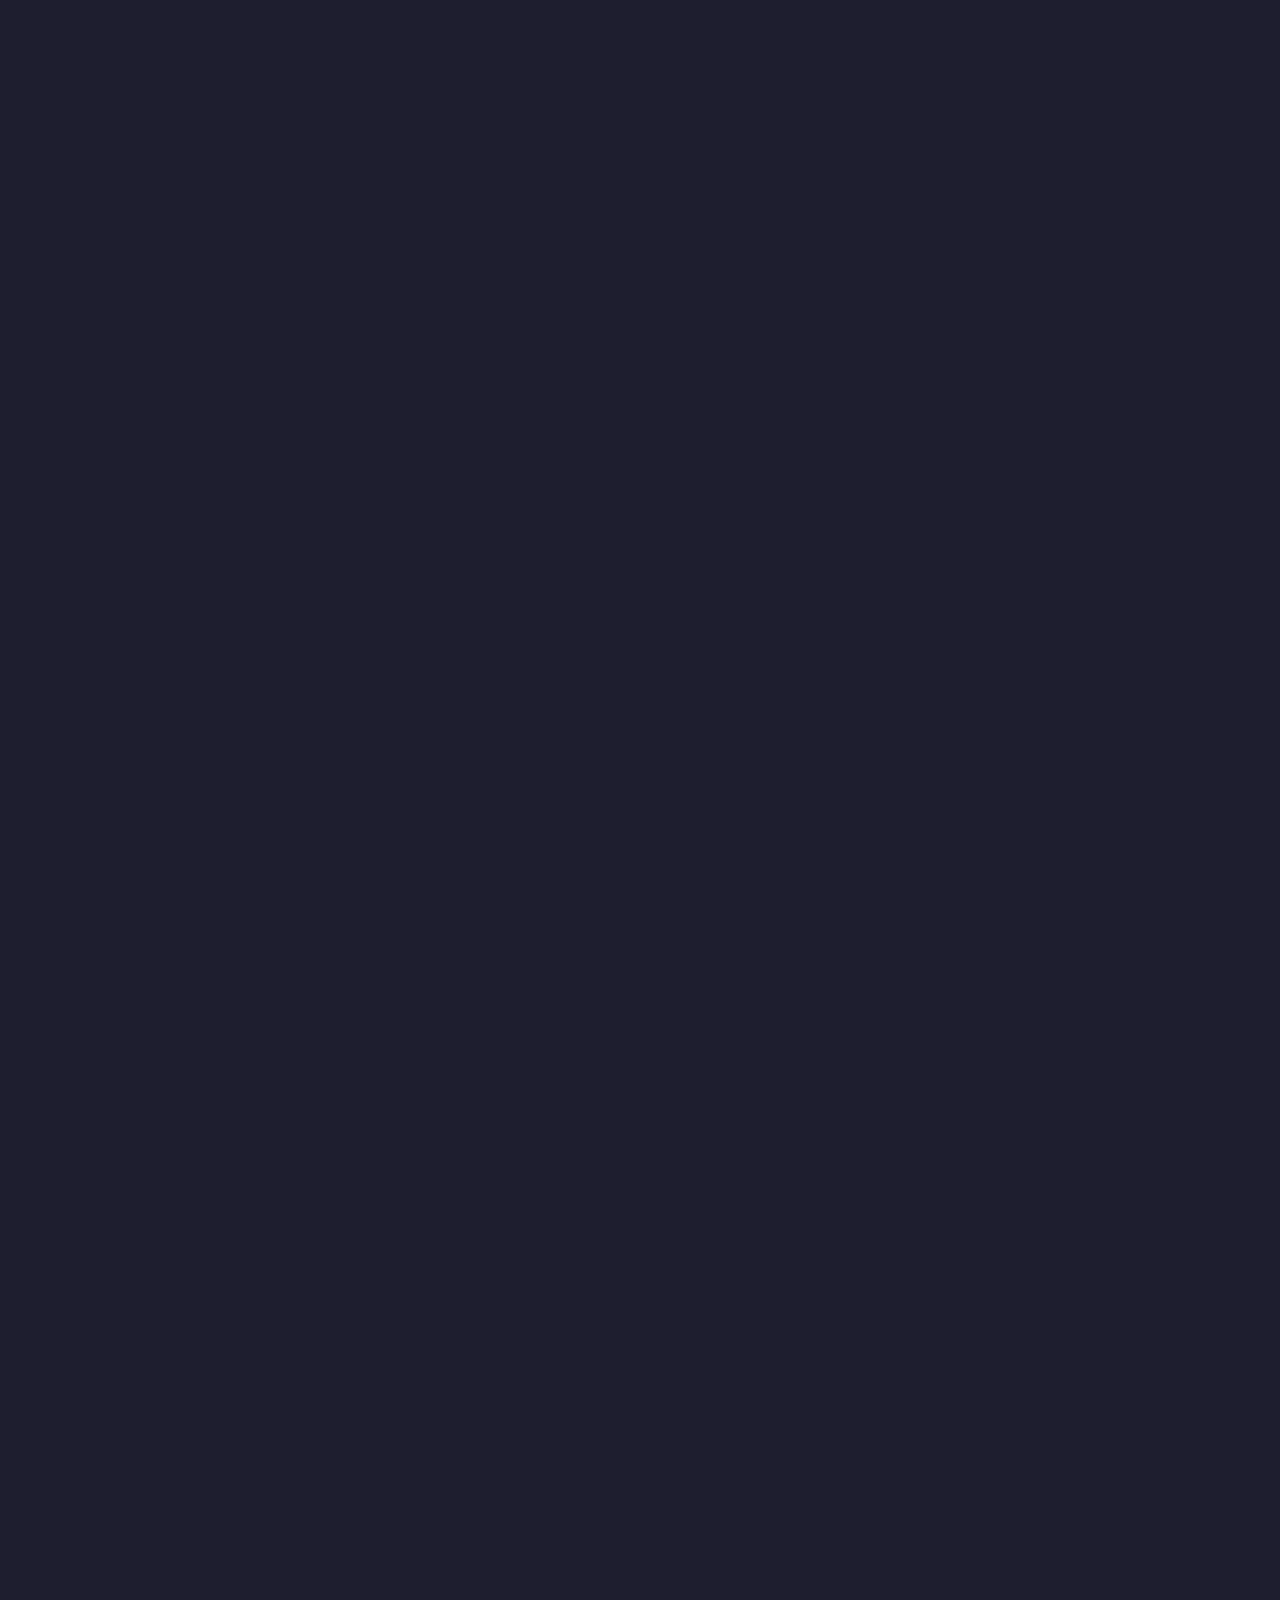
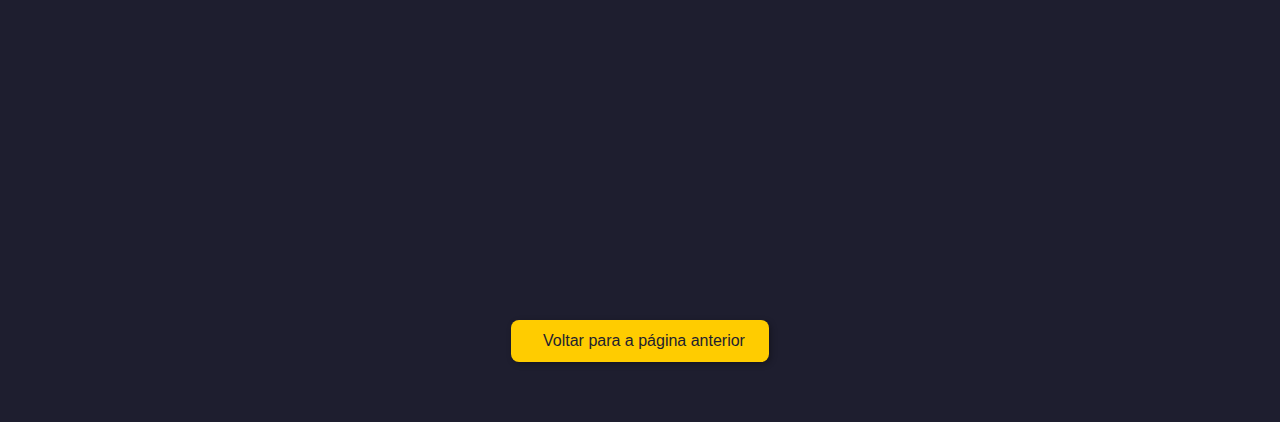
<file: diaspora-chegada-oya-brasil.html>
<!DOCTYPE html>
<html lang="pt-br">
<head>
  <meta charset="UTF-8" />
  <meta name="viewport" content="width=device-width, initial-scale=1.0" />
  <title>A Diáspora Africana e as Manifestações de Oyá</title>
  <link rel="stylesheet" href="oya.css">
  <style>
    body {
      margin: 0;
      padding: 0;
      font-family: 'Segoe UI', sans-serif;
      background-color: #1e1e2f;
      color: white;
      line-height: 1.6;
    }

    section {
      padding: 60px 20px;
      max-width: 900px;
      margin: auto;
    }

    h1, h2, h3 {
      color: #ffcc00;
      font-family: 'Georgia', serif;
      text-shadow: 1px 1px 2px black;
      text-align: center;
      margin-bottom: 30px;
    }

    p {
      text-align: justify;
      font-size: 1.1rem;
    }

    .animated {
      animation: fadeIn 1s ease-out forwards;
      opacity: 0;
    }

    @keyframes fadeIn {
      from { opacity: 0; transform: translateY(20px); }
      to { opacity: 1; transform: translateY(0); }
    }

    .delay-1 { animation-delay: 0.3s; }
    .delay-2 { animation-delay: 0.5s; }

    .btn-voltar {
      display: block;
      margin: 50px auto 0;
      padding: 12px 24px;
      background-color: #ffcc00;
      color: #1e1e2f;
      border: none;
      border-radius: 8px;
      font-size: 1rem;
      cursor: pointer;
      box-shadow: 2px 2px 6px rgba(0,0,0,0.3);
      transition: background-color 0.3s ease;
      text-align: center;
    }

    .btn-voltar:hover {
      background-color: #ffd700;
    }

    .btn-voltar i {
      margin-right: 8px;
    }

    ul.manifestacoes {
      padding-left: 20px;
      font-size: 1.1rem;
    }

    ul.manifestacoes li {
      margin-bottom: 15px;
    }
  </style>
</head>
<body>

  <section>
    <h2 class="animated delay-1">A Diáspora Africana e a Chegada de Oyá ao Brasil</h2>

    <p class="animated delay-2">
      Durante os séculos de colonização e escravidão, milhares de africanos foram sequestrados e trazidos à força para o continente americano.
      Estima-se que mais de 5 milhões de africanos tenham desembarcado apenas no Brasil, principalmente em portos como os de Salvador, Recife e Rio de Janeiro.
      Dentre os muitos povos que formaram essa diáspora, uma grande parte era composta por iorubás — povos com forte tradição religiosa, filosófica e espiritual centrada no culto aos orixás.
    </p>

    <p class="animated delay-2">
      Separados de suas terras, famílias, templos e línguas, os africanos escravizados encontraram na espiritualidade um meio de resistência, preservação cultural e identidade.
      Mesmo sob repressão, mantiveram vivos seus cultos por meio da oralidade, do toque dos atabaques, das danças sagradas, das comidas rituais e das oferendas aos orixás.
      Foi dessa forma que Oyá, a poderosa divindade dos ventos e dos espíritos ancestrais, atravessou o oceano e chegou ao Brasil.
    </p>

    <p class="animated delay-2">
      Aqui, Oyá passou a ser chamada de Iansã, uma adaptação fonética do grito de saudação iorubá "Ẹpa Ẹyá Mesan!", que significa “Salve a Mãe dos Nove”.
      Esse título faz referência direta às nove manifestações sagradas de Oyá, compreendidas como diferentes qualidades ou caminhos arquetípicos da mesma força espiritual.
      A transposição do nome e sua grafia resultaram da convivência forçada com a língua portuguesa, das pressões do sincretismo religioso e da imposição do cristianismo durante o período escravagista.
    </p>

    <p class="animated delay-2">
      Com o tempo, Iansã tornou-se uma das orixás mais cultuadas no Brasil, especialmente nos terreiros de Candomblé Ketu,
      onde é reverenciada como uma das esposas de Xangô e senhora dos Eguns (espíritos ancestrais).
      Na Umbanda, ela também é amplamente celebrada, muitas vezes associada a entidades femininas que expressam coragem, liberdade, sensualidade e movimento —
      regendo as tempestades internas e externas que conduzem à transformação.
    </p>

    <h2 class="animated delay-1">🌪️ As 9 Manifestações de Oyá-Iansã (Ẹyá Mesan)</h2>

    <p class="animated delay-2">
      Na tradição do Candomblé, principalmente na nação Ketu, as divindades não são cultuadas de forma uniforme:
      cada orixá possui diferentes "qualidades" ou "caminhos" (em iorubá, <em>ìpín</em>), que expressam aspectos distintos de sua natureza.
      No caso de Oyá, essas manifestações representam diferentes formas de atuação espiritual, temperamento e campos de domínio.
      São elas:
    </p>

    <ul class="animated delay-2 manifestacoes">
        <li>
          <strong>Oyá Igbalé</strong> – Senhora dos Eguns e dos cemitérios. Atua na condução dos espíritos dos mortos e no mistério da transmutação espiritual.
          <a href="oya-igbale.html" class="btn-link">Clique aqui para saber mais sobre Oyá Igbalé</a>
        </li>
        <li>
          <strong>Oyá Tuntá</strong> – Representa a brisa suave do amanhecer, associada à renovação e novos ciclos.
          <a href="oya-tunta.html" class="btn-link">Clique aqui para saber mais sobre Oyá Tuntá</a>
        </li>
        <li>
          <strong>Oyá Onira</strong> – Rainha nobre e guerreira, ligada à realeza, liderança e ao poder do trono espiritual.
          <a href="oya-onira.html" class="btn-link">Clique aqui para saber mais sobre Oyá Onira</a>
        </li>
        <li>
          <strong>Oyá Funã</strong> – O fogo dos ventos quentes; movimentadora de energias, dispersa o que está estagnado.
          <a href="oya-funa.html" class="btn-link">Clique aqui para saber mais sobre Oyá Funã</a>
        </li>
        <li>
          <strong>Oyá Dira</strong> – Aspecto mais forte e tempestuoso. Relacionada a mudanças bruscas, explosões emocionais e purificação.
          <a href="oya-dira.html" class="btn-link">Clique aqui para saber mais sobre Oyá Dira</a>
        </li>
        <li>
          <strong>Oyá Bagã</strong> – Misteriosa e profunda, atua nos planos invisíveis e trabalha com o oculto.
          <a href="oya-baga.html" class="btn-link">Clique aqui para saber mais sobre Oyá Bagã</a>
        </li>
        <li>
          <strong>Oyá Matamba</strong> – Caminhante espiritual, guerreira ligada à comunicação com os ancestrais e campos espirituais.
          <a href="oya-matamba.html" class="btn-link">Clique aqui para saber mais sobre Oyá Matamba</a>
        </li>
        <li>
          <strong>Oyá Balé</strong> – Protetora da casa e das energias, varre os males e purifica os ambientes e pessoas.
          <a href="oya-bale.html" class="btn-link">Clique aqui para saber mais sobre Oyá Balé</a>
        </li>
        <li>
          <strong>Oyá Tempo</strong> – Senhora dos ciclos, da ancestralidade e do tempo espiritual. Regente dos processos de envelhecimento e maturidade.
          <a href="oya-tempo.html" class="btn-link">Clique aqui para saber mais sobre Oyá Tempo</a>
        </li>
      </ul>
      <p class="animated delay-2">
        Cada uma dessas manifestações revela um aspecto do arquétipo de Iansã: ora guerreira, ora sacerdotisa, ora condutora dos mortos, ora guardiã do tempo e da sabedoria.
        Ao invocar uma qualidade específica, o praticante se conecta com o aspecto mais necessário para aquele momento de vida, de ritual ou de busca espiritual.
      </p>
  
      <p class="animated delay-2">
        A multiplicidade de caminhos de Oyá mostra que sua força não se limita a uma única forma de atuação — ela é o movimento em si.
        E é exatamente isso que permitiu que ela sobrevivesse à travessia do Atlântico, às correntes da escravidão e às imposições culturais.
        Oyá é o vento que se transforma, que sopra onde é necessário, e que jamais se deixa aprisionar.
      </p>

    <button class="btn-voltar" onclick="history.back()">
      <i class="fas fa-arrow-left"></i>Voltar para a página anterior
    </button>
  </section>

</body>
</html>
</file>
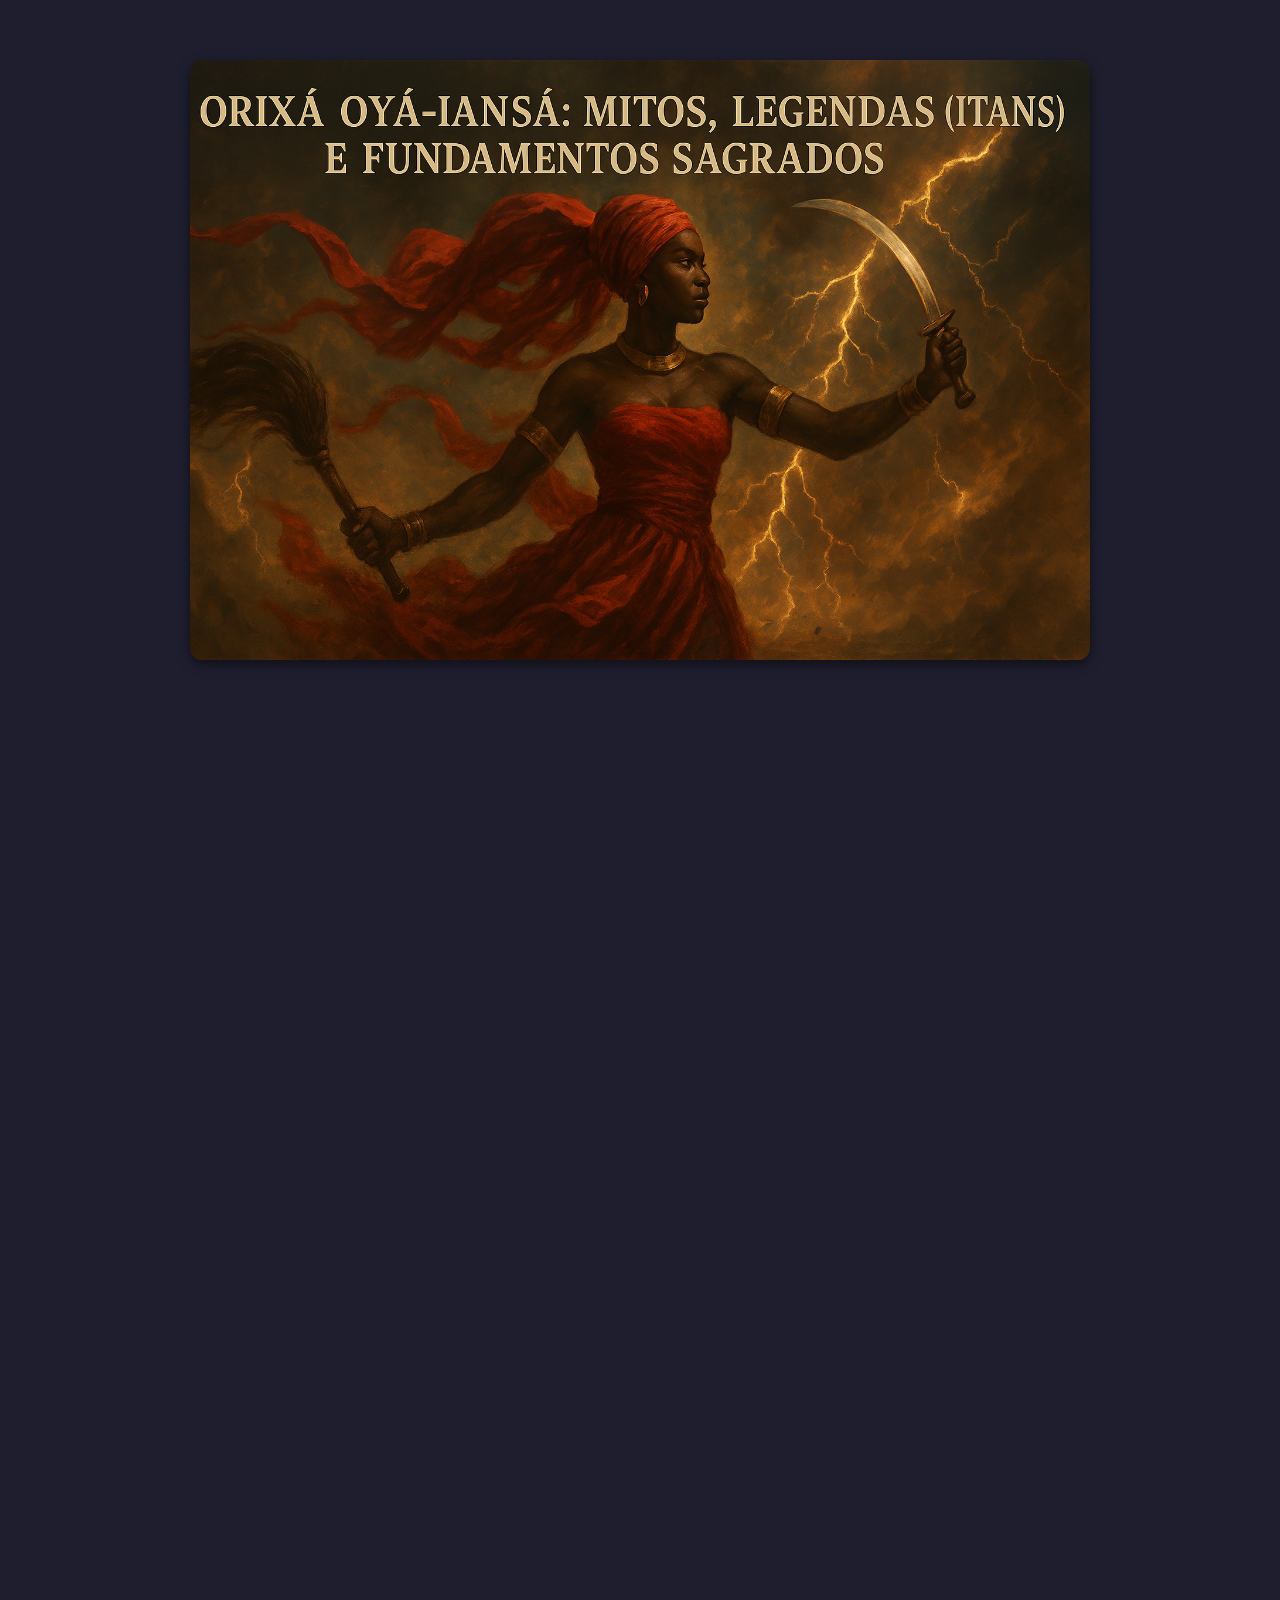
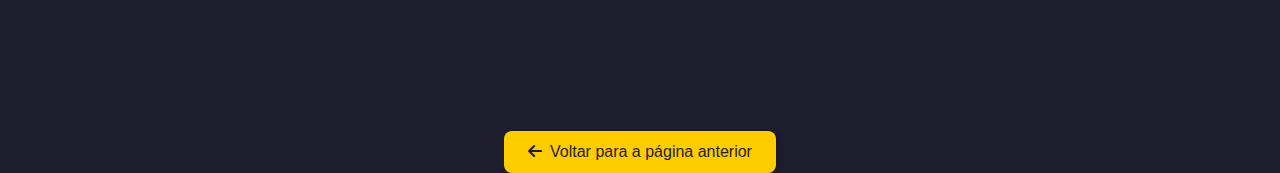
<file: mitos-lendas-fundamentos.html>
<!DOCTYPE html>
<html lang="pt-br">
<head>
  <meta charset="UTF-8" />
  <meta name="viewport" content="width=device-width, initial-scale=1.0" />
  <title>Oyá-Iansã: Mitos e Fundamentos</title>
  <link rel="stylesheet" href="https://cdnjs.cloudflare.com/ajax/libs/font-awesome/6.0.0/css/all.min.css" />
  <style>
    body {
      margin: 0;
      padding: 0;
      font-family: 'Segoe UI', sans-serif;
      background-color: #1e1e2f;
      color: white;
      line-height: 1.6;
    }

    section {
      padding: 60px 20px;
      max-width: 900px;
      margin: auto;
    }

    h1, h2, h3 {
      color: #ffcc00;
      font-family: 'Georgia', serif;
      text-shadow: 1px 1px 2px black;
      text-align: center;
      margin-bottom: 30px;
    }

    p {
      text-align: justify;
      font-size: 1.1rem;
    }

    .animated {
      animation: fadeIn 1s ease-out forwards;
      opacity: 0;
    }

    @keyframes fadeIn {
      from { opacity: 0; transform: translateY(20px); }
      to { opacity: 1; transform: translateY(0); }
    }

    .delay-1 { animation-delay: 0.3s; }
    .delay-2 { animation-delay: 0.5s; }
  </style>
</head>
<body>

  <section>
    <div style="text-align: center; margin-bottom: 30px;">
      <img src="img/imagem8.png" alt="Representação de Oyá-Iansã" style="
        max-width: 100%;
        height: auto;
        border-radius: 12px;
        box-shadow: 0 4px 12px rgba(0, 0, 0, 0.5);
      ">
    </div>
     
    <h2 class="animated delay-1">Orixá Oyá-Iansã: Mitos, Lendas (Itans) e Fundamentos Sagrados</h2>
    <p class="animated delay-2">
      Iansã — ou Oyá, em sua forma original africana — é uma das orixás mais complexas, vibrantes e espiritualmente densas do panteão iorubá.
      Seu culto transcende a mera devoção religiosa: adentrar o universo de Oyá é mergulhar em uma teia ancestral de mitos que expressam as forças da vida,
      da morte e do renascimento. É escutar o chamado dos ventos que anunciam a mudança e sentir o estremecer da alma diante das verdades que não podem mais ser evitadas.
    </p>
    <p class="animated delay-2">
      Seus mitos — ou itans, como são chamados na tradição oral iorubá — não são apenas histórias simbólicas ou lendas antigas: são chaves espirituais.
      Cada itan sobre Oyá revela um aspecto de sua atuação nos planos visível e invisível, e carrega ensinamentos sobre como lidar com os processos de ruptura, transformação e transição.
      Oyá é a senhora dos portais: dos que se abrem entre o mundo dos vivos e o mundo dos mortos, entre o passado que se despede e o futuro que se anuncia.
      Ela é o momento liminar, o instante entre o raio e o trovão, entre a queda e o voo.
    </p>
    <p class="animated delay-2">
      Como orixá, Oyá rege os ventos, as tempestades, os ciclones, os relâmpagos e os Egungun, os espíritos dos ancestrais que retornam para orientar os vivos.
      Mas ela não é apenas uma força da natureza — ela é também um arquétipo profundo da alma humana. Seu domínio sobre os ventos simboliza a fluidez, a liberdade,
      a intuição e o movimento necessário para quebrar amarras internas. Sua relação com os mortos aponta para o mistério da vida cíclica,
      onde não há fim definitivo, mas transformações contínuas de consciência.
    </p>
    <p class="animated delay-2">
      Os itans de Oyá revelam ainda o feminino empoderado, não submisso, mas inteiro, sábio e guerreiro. Em suas histórias, ela aparece ao lado de grandes orixás como Xangô,
      Ogum, Exu e Oxóssi — mas jamais como coadjuvante. Ela é conselheira, aliada, líder, estrategista, e muitas vezes, a força que antecede e prepara as ações dos outros deuses.
      Ela não age pela sombra de ninguém. Sua presença é luz, vento e voz.
    </p>
    <p class="animated delay-2">
      Conhecer os itans de Iansã é, portanto, conhecer as dinâmicas espirituais da mudança. É compreender que a vida é feita de ciclos, e que não há evolução sem desapego, sem ruptura, sem tempestade.
      Ela nos ensina que o caos, quando guiado com sabedoria, é criativo. Que a dor, quando acolhida com verdade, é curadora. E que toda alma que deseja amadurecer precisa aprender a dançar com o vendaval,
      sem medo de perder o que não a serve mais.
    </p>
    <p class="animated delay-2">
      Oyá-Iansã nos ensina que o verdadeiro poder não está em dominar, mas em transformar. Não está em manter, mas em libertar. Não está em controlar, mas em permitir que o vento leve o que precisa partir — para que o novo possa enfim chegar.
    </p>
  </section>
  <div style="text-align: center; margin-top: 40px;">
    <button onclick="history.back()" style="
      background-color: #ffcc00;
      border: none;
      color: #1e1e2f;
      padding: 12px 24px;
      font-size: 1rem;
      border-radius: 8px;
      cursor: pointer;
      box-shadow: 2px 2px 6px rgba(0,0,0,0.3);
      transition: background-color 0.3s ease;
    ">
      <i class="fas fa-arrow-left" style="margin-right: 8px;"></i>Voltar para a página anterior
    </button>
  </div>
</body>
</html>
</file>
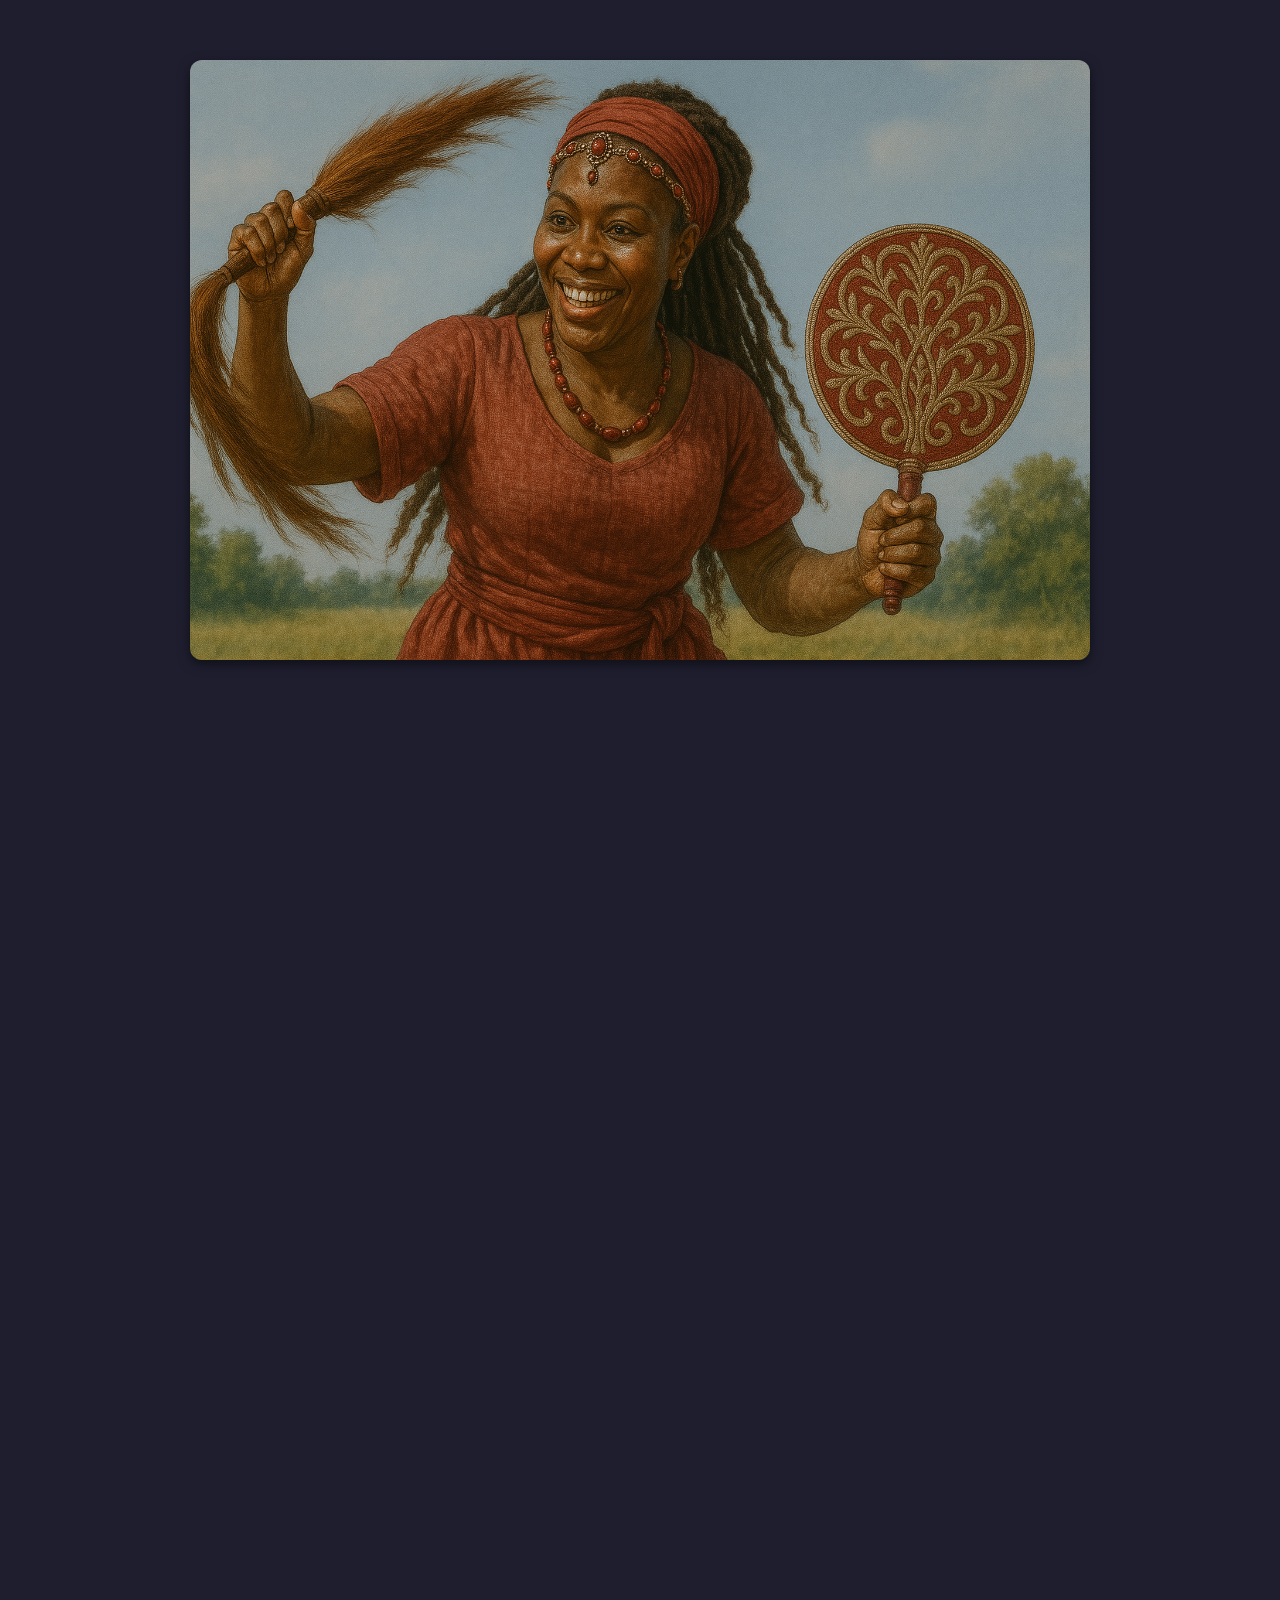
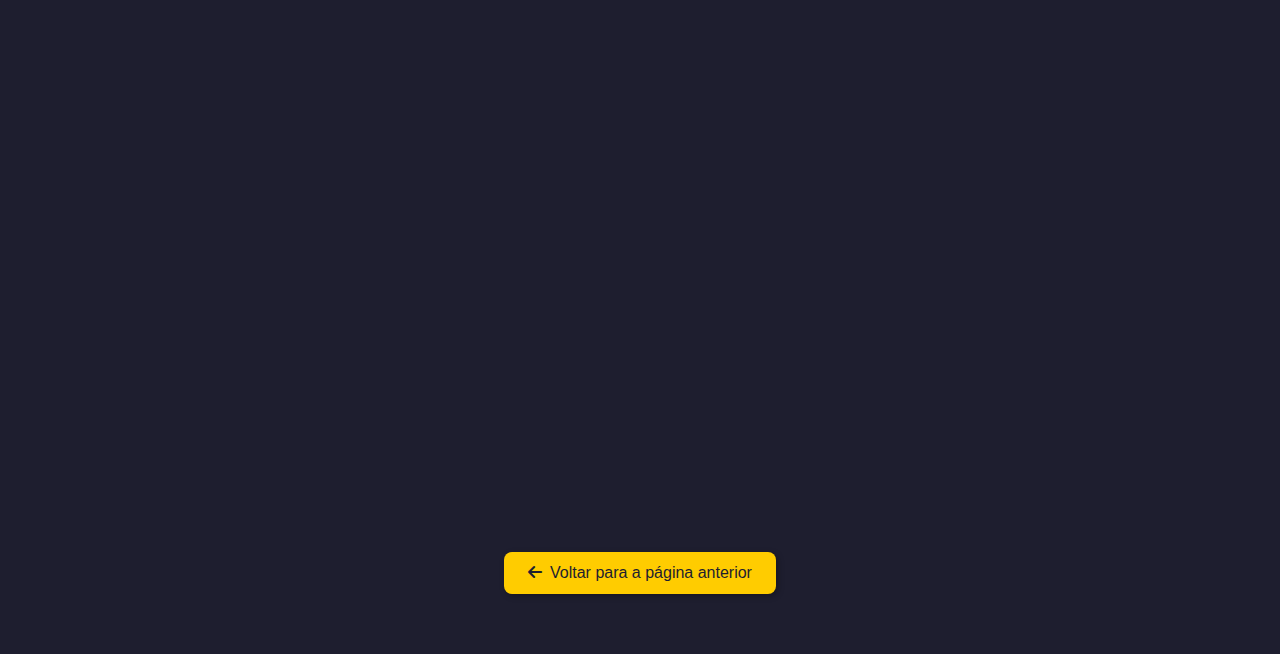
<file: oya-baga.html>
<!DOCTYPE html>
<html lang="pt-br">
<head>
  <meta charset="UTF-8" />
  <meta name="viewport" content="width=device-width, initial-scale=1.0" />
  <title>Oyá Bagã - A Guardiã do Invisível e da Transmutação</title>
  <link rel="stylesheet" href="https://cdnjs.cloudflare.com/ajax/libs/font-awesome/6.0.0/css/all.min.css" />
  <style>
    body {
      margin: 0;
      padding: 0;
      font-family: 'Segoe UI', sans-serif;
      background-color: #1e1e2f;
      color: white;
      line-height: 1.6;
    }

    section {
      padding: 60px 20px;
      max-width: 900px;
      margin: auto;
    }

    h1, h2, h3 {
      color: #ffcc00;
      font-family: 'Georgia', serif;
      text-shadow: 1px 1px 2px black;
      text-align: center;
      margin-bottom: 30px;
    }

    p {
      text-align: justify;
      font-size: 1.1rem;
    }

    .animated {
      animation: fadeIn 1s ease-out forwards;
      opacity: 0;
    }

    @keyframes fadeIn {
      from { opacity: 0; transform: translateY(20px); }
      to { opacity: 1; transform: translateY(0); }
    }

    .delay-1 { animation-delay: 0.3s; }
    .delay-2 { animation-delay: 0.5s; }

    .btn-voltar {
      display: block;
      margin: 50px auto 0;
      padding: 12px 24px;
      background-color: #ffcc00;
      color: #1e1e2f;
      border: none;
      border-radius: 8px;
      font-size: 1rem;
      cursor: pointer;
      box-shadow: 2px 2px 6px rgba(0,0,0,0.3);
      transition: background-color 0.3s ease;
      text-align: center;
    }

    .btn-voltar:hover {
      background-color: #ffd700;
    }

    .btn-voltar i {
      margin-right: 8px;
    }

    em {
      color: #ccc;
    }
  </style>
</head>
<body>

  <section>
    <div style="text-align: center; margin-bottom: 30px;">
        <img src="img/imagem10.png" alt="Representação de Oyá-Iansã" style="
          max-width: 100%;
          height: auto;
          border-radius: 12px;
          box-shadow: 0 4px 12px rgba(0, 0, 0, 0.5);
        ">
      </div>

    <h2 class="animated delay-1">6. Oyá Bagã — A Guardiã do Invisível e da Transmutação Espiritual</h2>

    <p class="animated delay-2">
      <strong>Oyá Bagã</strong> é uma das manifestações mais enigmáticas de Oyá-Iansã. Seu poder se manifesta no silêncio, no sutil, no oculto.
      Ela atua nos <em>planos invisíveis, transmutando energias densas e limpando a alma de forma profunda</em>, sem ruído, sem alarde.
    </p>

    <p class="animated delay-2">
      Diferente das outras Oyás que dançam com trovões ou giram em vendavais, Bagã caminha no escuro, penetra nas sombras, e ali promove cura, realinhamento e libertação.
    </p>

    <h3 class="animated delay-2">🕯️ Campo de atuação</h3>
    <p class="animated delay-2">
      Oyá Bagã atua:
      <br>– Em processos de <strong>cura sutil, emocional e espiritual</strong>;
      <br>– Em limpezas psíquicas e libertações silenciosas;
      <br>– Na <strong>transmutação energética invisível</strong>;
      <br>– Durante <strong>introspecções profundas, sonhos reveladores e rituais internos</strong>.
    </p>

    <h3 class="animated delay-2">🌀 Arquétipo espiritual e psicológico</h3>
    <p class="animated delay-2">
      Oyá Bagã representa:
      <br>– A <strong>sacerdotisa do silêncio</strong>, que transforma sem ser vista;
      <br>– A alma que <strong>renasce por dentro</strong>, sem testemunhas;
      <br>– A força que guia o espírito na escuridão;
      <br>– O <strong>misterioso feminino ancestral</strong> que limpa, recolhe e regenera.
    </p>

    <h3 class="animated delay-2">🌒 Vestimentas e símbolos</h3>
    <p class="animated delay-2">
      Seus trajes são discretos, em tons como <strong>vinho escuro, marrom, azul profundo ou preto</strong>. Costuma cobrir parte do rosto ou da cabeça com véus ou panos leves.
    </p>

    <p class="animated delay-2">
      Seus objetos rituais são guardados em segredo. Muitas vezes são envoltos em tecidos escuros e consagrados apenas por sacerdotes iniciados.
    </p>

    <h3 class="animated delay-2">🧘 Culto e rituais</h3>
    <p class="animated delay-2">
      Oyá Bagã é cultuada:
      <br>– Em <strong>recolhimentos espirituais</strong>, jejuns, silenciamen­­tos e purificações internas;
      <br>– Em rituais para afastar <strong>obsessores invisíveis, larvas astrais ou influências psíquicas sutis</strong>;
      <br>– Durante curas profundas da alma que exigem paciência e conexão com o invisível.
    </p>

    <p class="animated delay-2">
      Suas oferendas são discretas: flores escuras, água limpa com alfazema, grãos secos ou preparações leves, deixadas em locais de sombra e silêncio.
    </p>

    <h3 class="animated delay-2">🌬️ Quando buscar Oyá Bagã</h3>
    <p class="animated delay-2">
      Procure Oyá Bagã quando:
      <br>– Você não consegue explicar a dor, mas sente que precisa de cura;
      <br>– Percebe a presença de forças sutis e não sabe como lidar;
      <br>– Está atravessando um <strong>período de luto psíquico ou morte interior</strong>;
      <br>– Deseja uma <strong>limpeza espiritual sem exposição</strong>, feita no silêncio.
    </p>

    <p class="animated delay-2">
      Bagã não exige tambores nem gritos. Ela exige apenas <strong>verdade, entrega e respeito pelo invisível</strong>.
    </p>

    <button class="btn-voltar" onclick="history.back()">
      <i class="fas fa-arrow-left"></i>Voltar para a página anterior
    </button>
  </section>

</body>
</html>
</file>
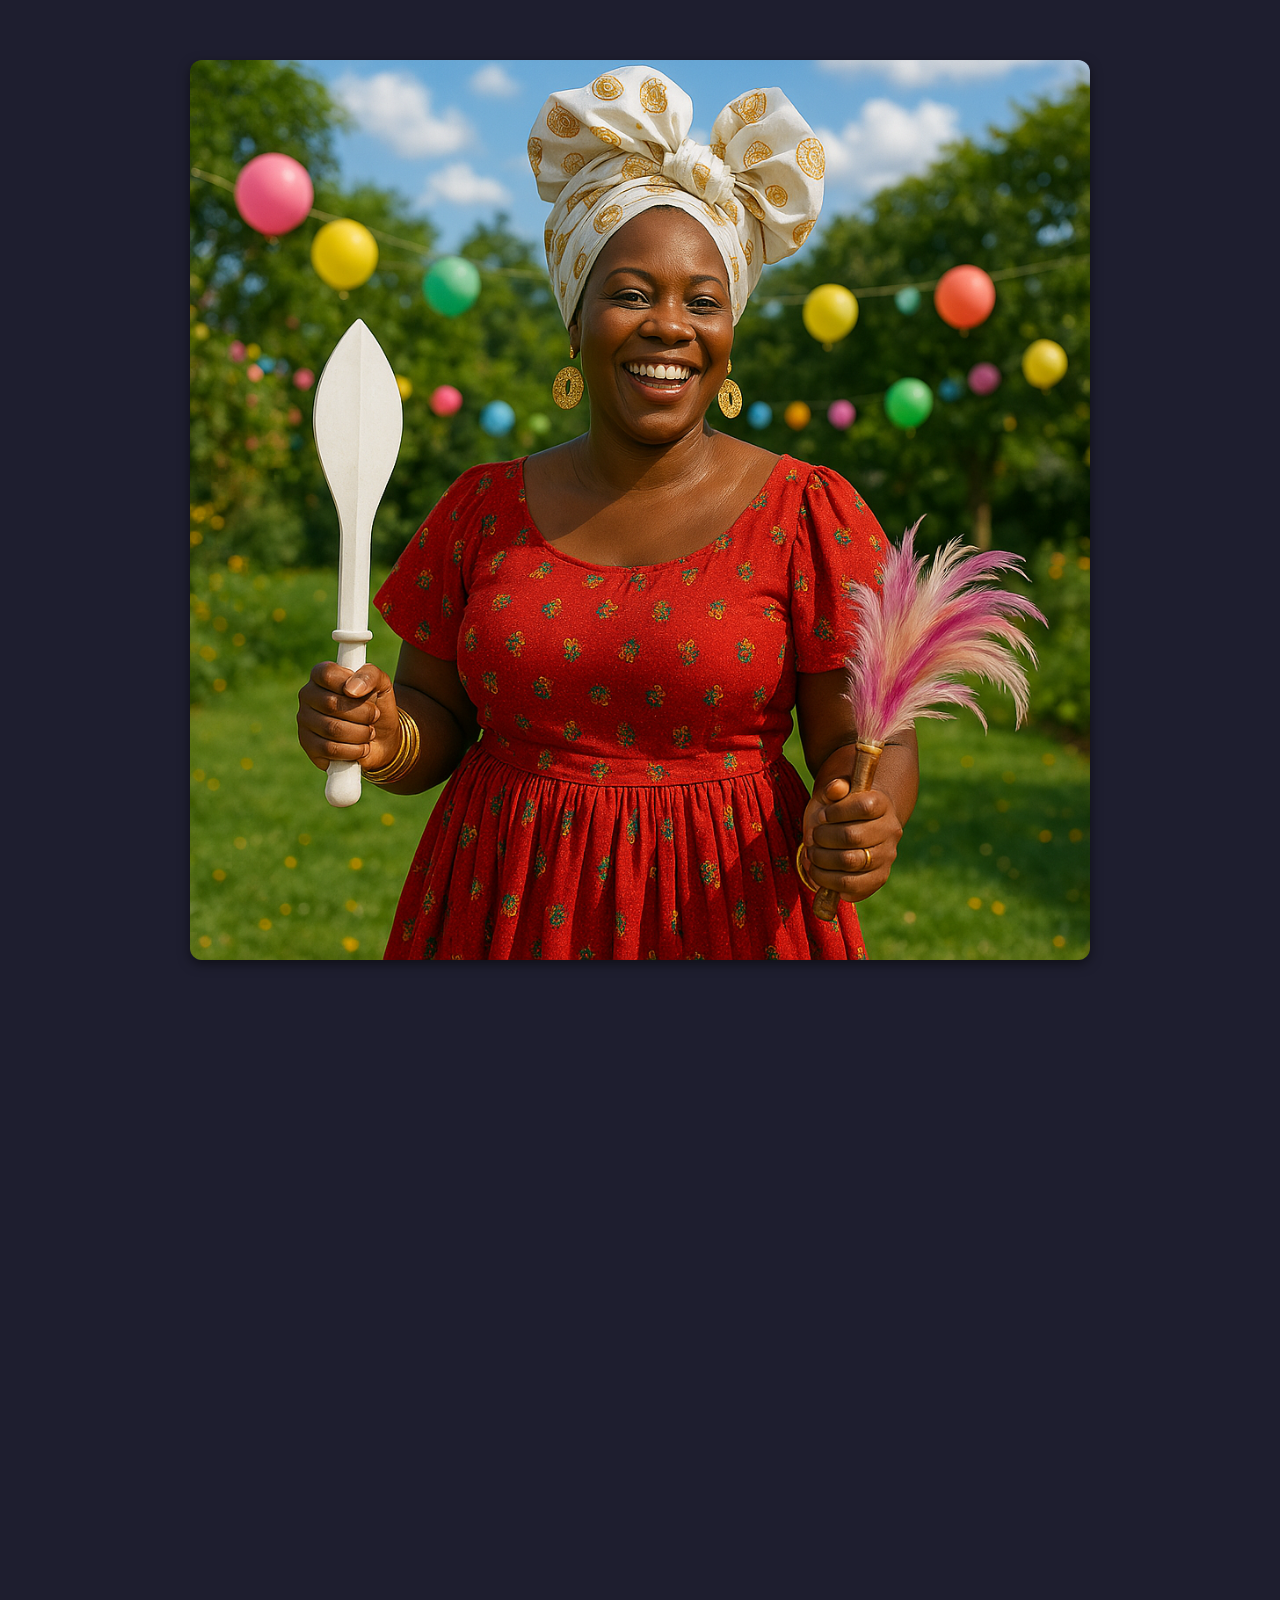
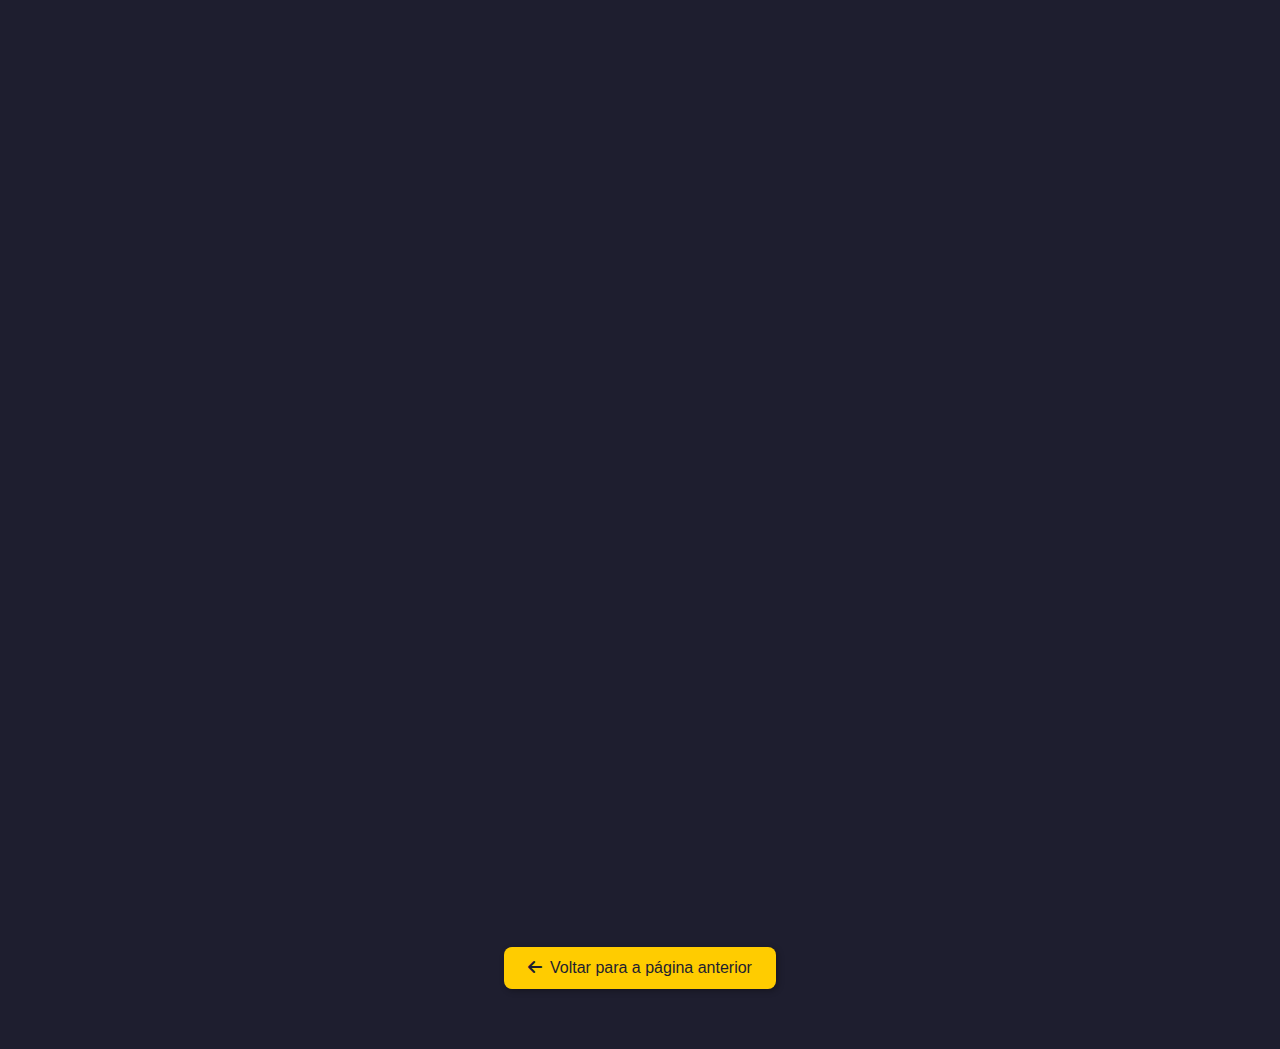
<file: oya-bale.html>
<!DOCTYPE html>
<html lang="pt-br">
<head>
  <meta charset="UTF-8" />
  <meta name="viewport" content="width=device-width, initial-scale=1.0" />
  <title>Oyá Balé - Senhora da Limpeza e do Renascimento</title>
  <link rel="stylesheet" href="https://cdnjs.cloudflare.com/ajax/libs/font-awesome/6.0.0/css/all.min.css" />
  <style>
    body {
      margin: 0;
      padding: 0;
      font-family: 'Segoe UI', sans-serif;
      background-color: #1e1e2f;
      color: white;
      line-height: 1.6;
    }

    section {
      padding: 60px 20px;
      max-width: 900px;
      margin: auto;
    }

    h1, h2, h3 {
      color: #ffcc00;
      font-family: 'Georgia', serif;
      text-shadow: 1px 1px 2px black;
      text-align: center;
      margin-bottom: 30px;
    }

    p {
      text-align: justify;
      font-size: 1.1rem;
    }

    .animated {
      animation: fadeIn 1s ease-out forwards;
      opacity: 0;
    }

    @keyframes fadeIn {
      from { opacity: 0; transform: translateY(20px); }
      to { opacity: 1; transform: translateY(0); }
    }

    .delay-1 { animation-delay: 0.3s; }
    .delay-2 { animation-delay: 0.5s; }

    .btn-voltar {
      display: block;
      margin: 50px auto 0;
      padding: 12px 24px;
      background-color: #ffcc00;
      color: #1e1e2f;
      border: none;
      border-radius: 8px;
      font-size: 1rem;
      cursor: pointer;
      box-shadow: 2px 2px 6px rgba(0,0,0,0.3);
      transition: background-color 0.3s ease;
      text-align: center;
    }

    .btn-voltar:hover {
      background-color: #ffd700;
    }

    .btn-voltar i {
      margin-right: 8px;
    }

    em {
      color: #ccc;
    }
  </style>
</head>
<body>

  <section>
    <div style="text-align: center; margin-bottom: 30px;">
        <img src="img/imagem11.png" alt="Representação de Oyá-Iansã" style="
          max-width: 100%;
          height: auto;
          border-radius: 12px;
          box-shadow: 0 4px 12px rgba(0, 0, 0, 0.5);
        ">
      </div>
    <h2 class="animated delay-1">8. Oyá Balé — Senhora da Limpeza Espiritual e do Renascimento Interior</h2>

    <p class="animated delay-2">
      <strong>Oyá Balé</strong> é a manifestação de Oyá-Iansã que atua como <em>limpadora dos caminhos, varredora das energias densas e purificadora das almas carregadas</em>.
      Sua força é evocada quando precisamos retirar o que pesa, o que contamina, o que adoece o espírito.
    </p>

    <p class="animated delay-2">
      É ela quem remove larvas astrais, inveja, miasmas e resíduos emocionais antigos. Mas não apenas limpa — <strong>ela renova</strong>, organiza e prepara o espaço interno e externo para um novo ciclo de vida.
    </p>

    <h3 class="animated delay-2">🍃 Campo de atuação</h3>
    <p class="animated delay-2">
      Oyá Balé atua em:
      <br>– Limpezas espirituais e energéticas profundas;
      <br>– Descarregos e rituais de libertação;
      <br>– Reorganização vibracional e purificação após traumas;
      <br>– Remoção de formas-pensamento e influências negativas;
      <br>– Renovação da energia vital e do campo áurico.
    </p>

    <h3 class="animated delay-2">🧹 Arquétipo espiritual e psicológico</h3>
    <p class="animated delay-2">
      Representa:
      <br>– O vento que varre tudo o que é denso;
      <br>– A mulher que purifica com coragem e fé;
      <br>– A força que limpa e reabre caminhos;
      <br>– A alma que escolhe renascer mais leve e verdadeira.
    </p>

    <h3 class="animated delay-2">🌪️ Vestimenta, cores e símbolos</h3>
    <p class="animated delay-2">
      Oyá Balé veste-se com cores <strong>claras, brancas, azul-claro ou prateadas</strong>. Seus símbolos são vassouras sagradas, leques leves, bastões e tecidos purificadores.
      Seus movimentos evocam o vento que limpa, que espanta, que alivia.
    </p>

    <h3 class="animated delay-2">🛁 Culto e rituais</h3>
    <p class="animated delay-2">
      É cultuada em:
      <br>– Banhos de ervas e limpezas espirituais;
      <br>– Rituais de descarrego com folhas, fogo e fumaça;
      <br>– Sessões de purificação de ambientes e corpos;
      <br>– Cerimônias de renascimento e recomeço.
    </p>

    <p class="animated delay-2">
      Suas oferendas incluem:
      <br>– Água com ervas (guiné, arruda, manjericão);
      <br>– Velas brancas ou azul-claro;
      <br>– Frutas frescas e flores leves;
      <br>– Pano limpo e defumação suave.
    </p>

    <h3 class="animated delay-2">🌈 Quando buscar Oyá Balé</h3>
    <p class="animated delay-2">
      Busque-a quando:
      <br>– Sentir-se carregado, confuso ou emocionalmente intoxicado;
      <br>– Estiver encerrando um ciclo e quiser se limpar para o novo;
      <br>– Desejar leveza, clareza e renascimento interior;
      <br>– Precisar reorganizar sua energia, seu lar ou seu altar.
    </p>

    <p class="animated delay-2">
      <em>Oyá Balé sopra como um vendaval suave: ela limpa, alivia e convida o novo a entrar.</em>
    </p>

    <button class="btn-voltar" onclick="history.back()">
      <i class="fas fa-arrow-left"></i>Voltar para a página anterior
    </button>
  </section>

</body>
</html>
</file>
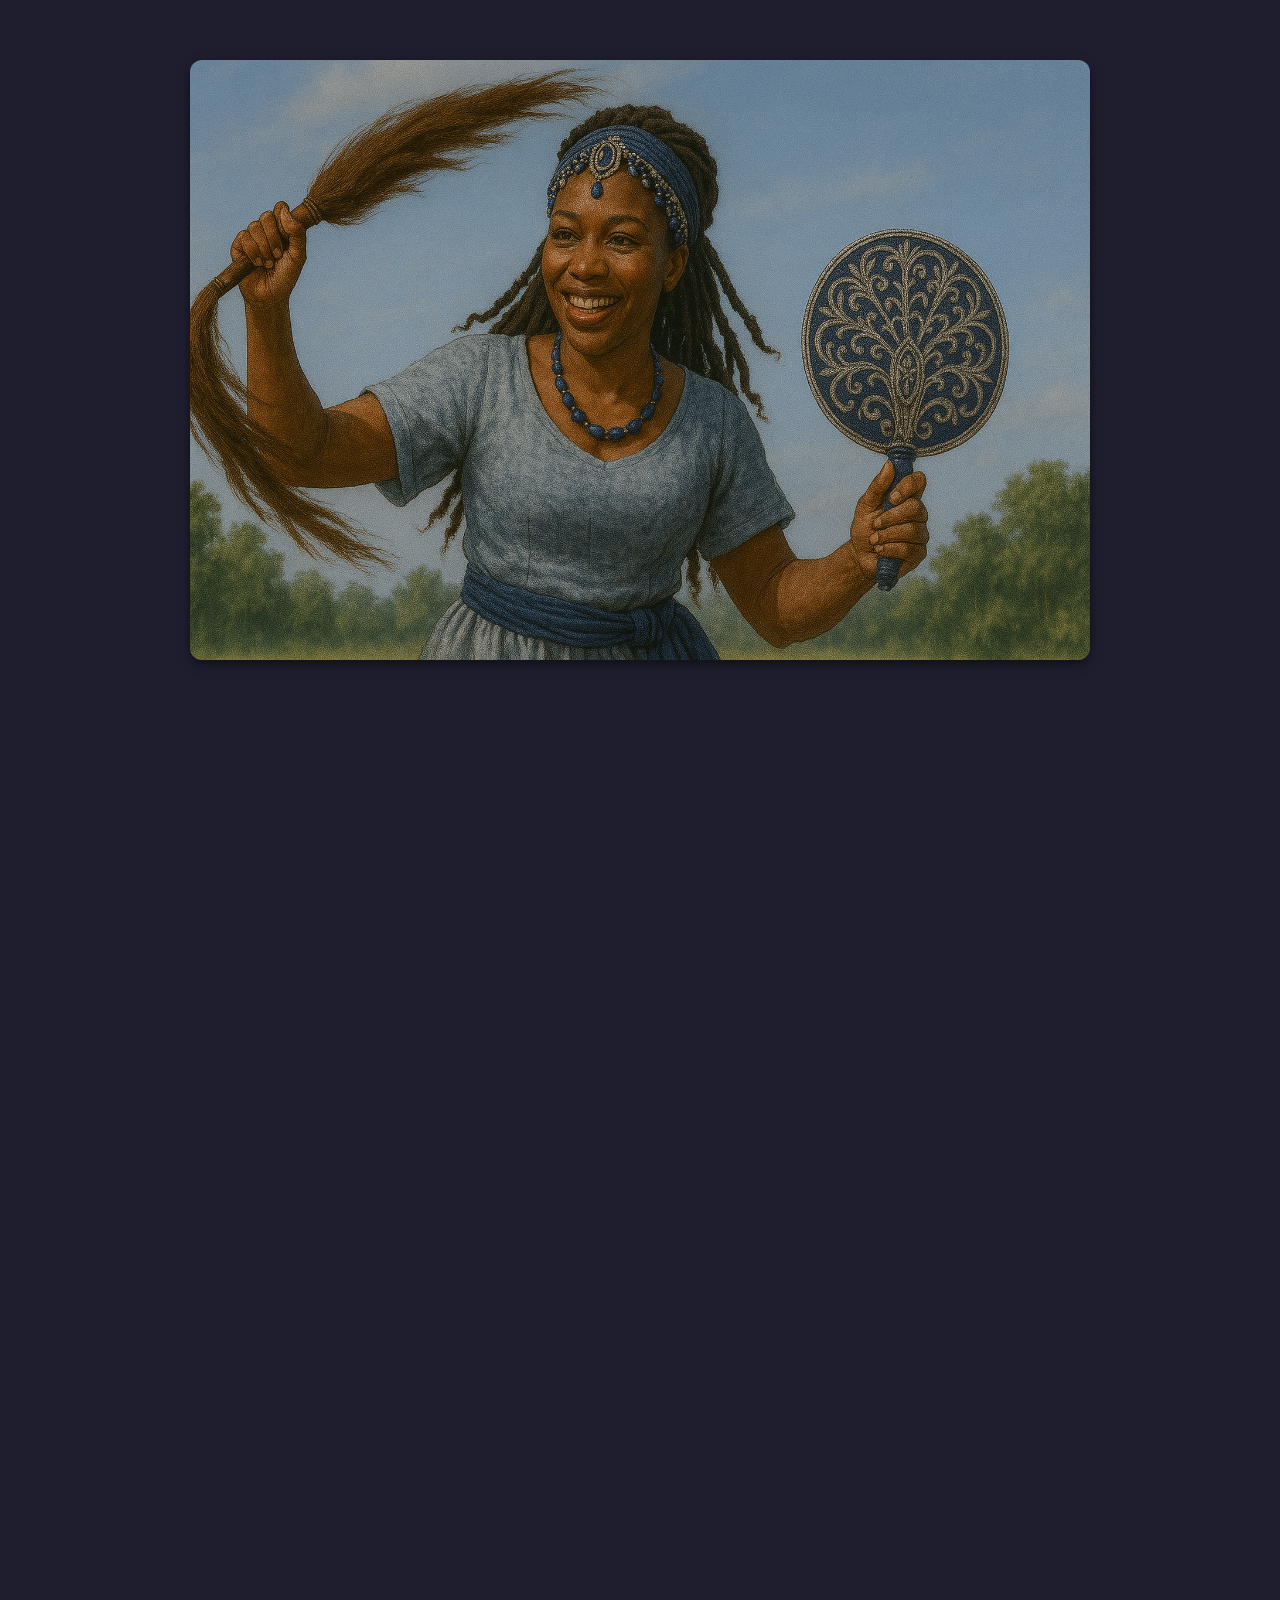
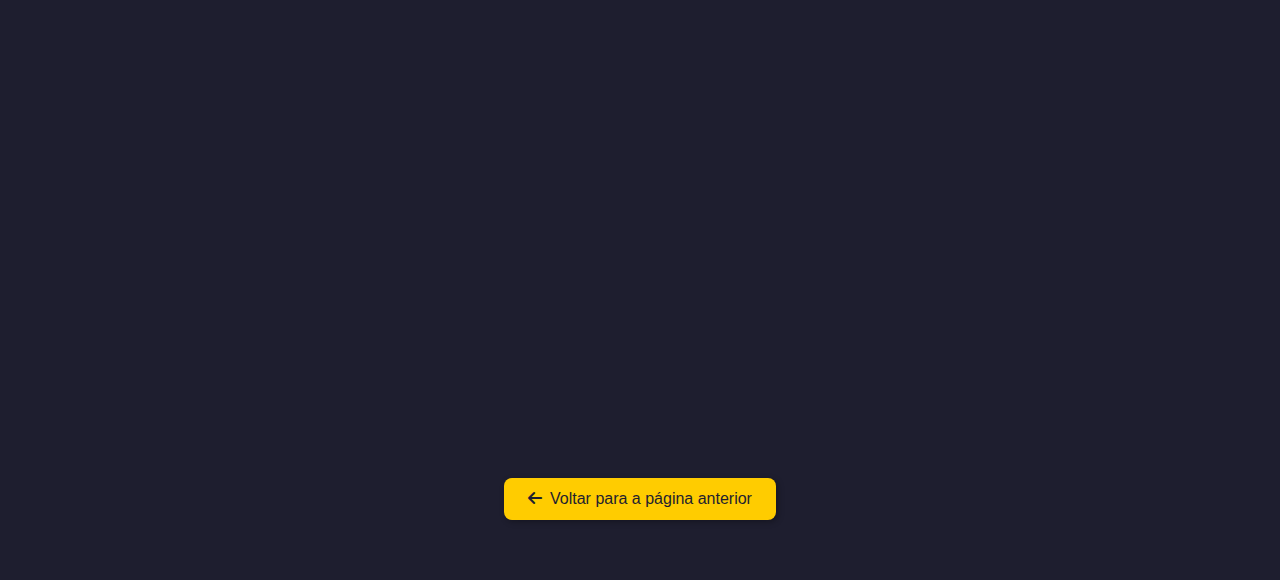
<file: oya-dira.html>
<!DOCTYPE html>
<html lang="pt-br">
<head>
  <meta charset="UTF-8" />
  <meta name="viewport" content="width=device-width, initial-scale=1.0" />
  <title>Oyá Dira - A Fúria Divina e a Coragem Bruta</title>
  <link rel="stylesheet" href="https://cdnjs.cloudflare.com/ajax/libs/font-awesome/6.0.0/css/all.min.css" />
  <style>
    body {
      margin: 0;
      padding: 0;
      font-family: 'Segoe UI', sans-serif;
      background-color: #1e1e2f;
      color: white;
      line-height: 1.6;
    }

    section {
      padding: 60px 20px;
      max-width: 900px;
      margin: auto;
    }

    h1, h2, h3 {
      color: #ffcc00;
      font-family: 'Georgia', serif;
      text-shadow: 1px 1px 2px black;
      text-align: center;
      margin-bottom: 30px;
    }

    p {
      text-align: justify;
      font-size: 1.1rem;
    }

    .animated {
      animation: fadeIn 1s ease-out forwards;
      opacity: 0;
    }

    @keyframes fadeIn {
      from { opacity: 0; transform: translateY(20px); }
      to { opacity: 1; transform: translateY(0); }
    }

    .delay-1 { animation-delay: 0.3s; }
    .delay-2 { animation-delay: 0.5s; }

    .btn-voltar {
      display: block;
      margin: 50px auto 0;
      padding: 12px 24px;
      background-color: #ffcc00;
      color: #1e1e2f;
      border: none;
      border-radius: 8px;
      font-size: 1rem;
      cursor: pointer;
      box-shadow: 2px 2px 6px rgba(0,0,0,0.3);
      transition: background-color 0.3s ease;
      text-align: center;
    }

    .btn-voltar:hover {
      background-color: #ffd700;
    }

    .btn-voltar i {
      margin-right: 8px;
    }

    em {
      color: #ccc;
    }
  </style>
</head>
<body>

  <section>
    <div style="text-align: center; margin-bottom: 30px;">
        <img src="img/imagem12.png" alt="Representação de Oyá-Iansã" style="
          max-width: 100%;
          height: auto;
          border-radius: 12px;
          box-shadow: 0 4px 12px rgba(0, 0, 0, 0.5);
        ">
      </div>

    <h2 class="animated delay-1">5. Oyá Dira — A Fúria Divina e a Coragem Bruta</h2>

    <p class="animated delay-2">
      <strong>Oyá Dira</strong> é a manifestação mais intensa e impactante de Oyá-Iansã. Ela representa os <em>raios cortantes, os vendavais incontroláveis e a energia pura da ruptura</em>.
      Sua presença é a da força que não pode mais ser contida — ela é a explosão espiritual, a coragem em forma de tempestade.
    </p>

    <p class="animated delay-2">
      Dira chega quando tudo já foi tentado e nada funcionou. É a Oyá do <strong>despertar abrupto</strong>, da fúria sagrada que rompe com o medo, com as máscaras e com a opressão emocional ou espiritual.
    </p>

    <h3 class="animated delay-2">🌩️ Campo de atuação</h3>
    <p class="animated delay-2">
      Oyá Dira atua em:
      <br>– Momentos de <strong>urgência espiritual</strong> e libertação emocional;
      <br>– Rituais de <strong>desmanche de energias negativas profundas</strong>;
      <br>– Situações onde é necessário <strong>cortar tudo o que sufoca ou aprisiona</strong>;
      <br>– Transes intensos e processos de <strong>cura por choque</strong>.
    </p>

    <h3 class="animated delay-2">🔥 Arquétipo espiritual e psicológico</h3>
    <p class="animated delay-2">
      No plano psicológico, Oyá Dira é:
      <br>– A mulher que se recusa a calar;
      <br>– O grito que liberta;
      <br>– A revolução interior que não teme destruir para reconstruir;
      <br>– A manifestação da <strong>ira sagrada como impulso para o renascimento</strong>.
    </p>

    <h3 class="animated delay-2">⚔️ Vestimentas e símbolos</h3>
    <p class="animated delay-2">
      Oyá Dira veste-se com cores como <strong>vermelho-sangue, roxo escuro e preto com branco</strong>. Suas roupas são pesadas, com camadas que giram com força.
      Ela carrega espadas curvas, leques de palha e objetos rituais usados para corte, comando e abertura de caminhos com choque e precisão.
    </p>

    <h3 class="animated delay-2">✨ Culto e rituais</h3>
    <p class="animated delay-2">
      Oyá Dira é cultuada:
      <br>– Em situações de <strong>revolta interna e necessidade de romper padrões</strong>;
      <br>– Em <strong>rituais de purificação intensa e libertação</strong>;
      <br>– Quando é preciso <strong>resgatar a própria voz, dignidade e coragem</strong>.
    </p>

    <p class="animated delay-2">
      Suas oferendas incluem alimentos fortes como <em>acarajé apimentado, bife acebolado, cebolas roxas e pimentas</em>.
      Ela também é evocada com sons de trovões, atabaques marcantes e palmas secas que imitam o corte do ar.
    </p>

    <h3 class="animated delay-2">⚠️ Aviso e respeito</h3>
    <p class="animated delay-2">
      Oyá Dira não é evocada sem preparo. Sua energia é como um raio: <strong>poderosa, perigosa e transformadora</strong>. 
      Só deve ser chamada quando há clareza de propósito, firmeza espiritual e disposição para lidar com o que for revelado ou destruído.
    </p>

    <p class="animated delay-2">
      Em sua presença, tudo o que é falso cai. Tudo o que é fraco se quebra. E tudo o que é verdadeiro resiste e renasce mais forte.
    </p>

    <button class="btn-voltar" onclick="history.back()">
      <i class="fas fa-arrow-left"></i>Voltar para a página anterior
    </button>
  </section>

</body>
</html>
</file>
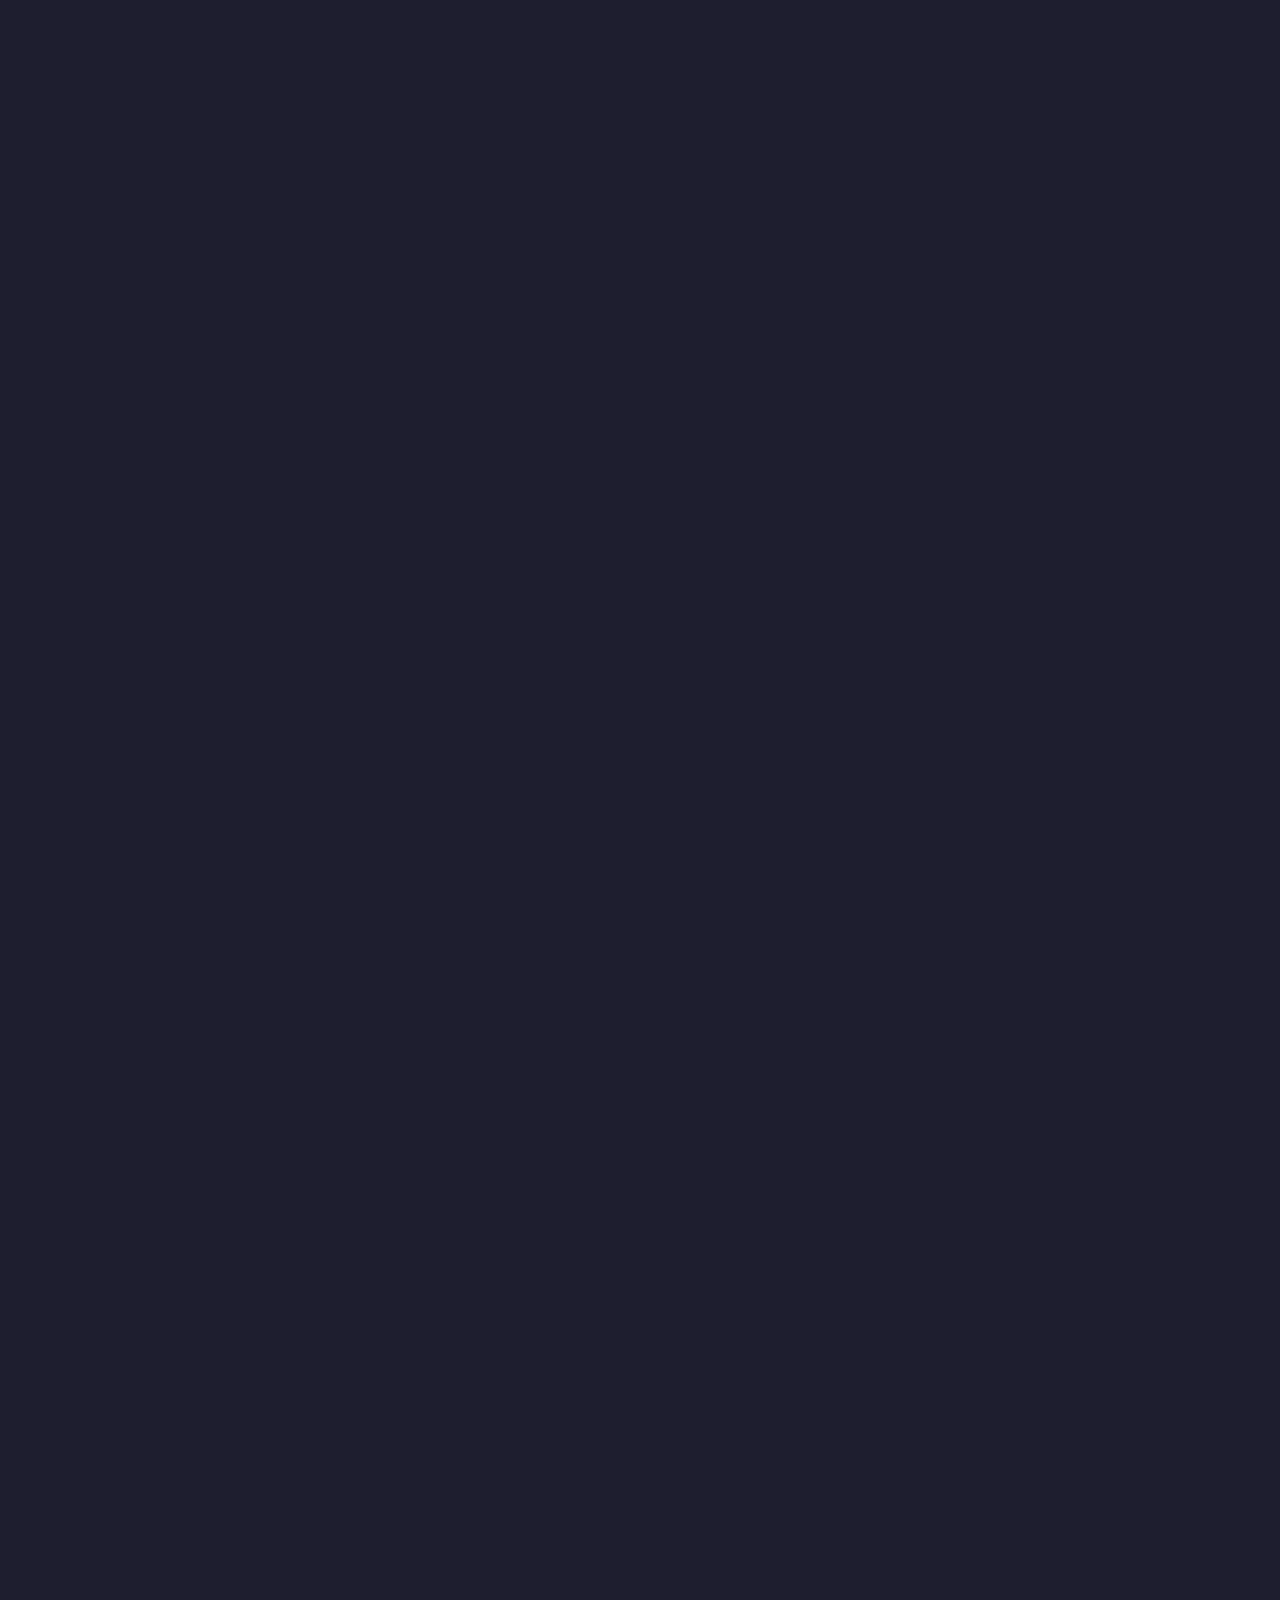
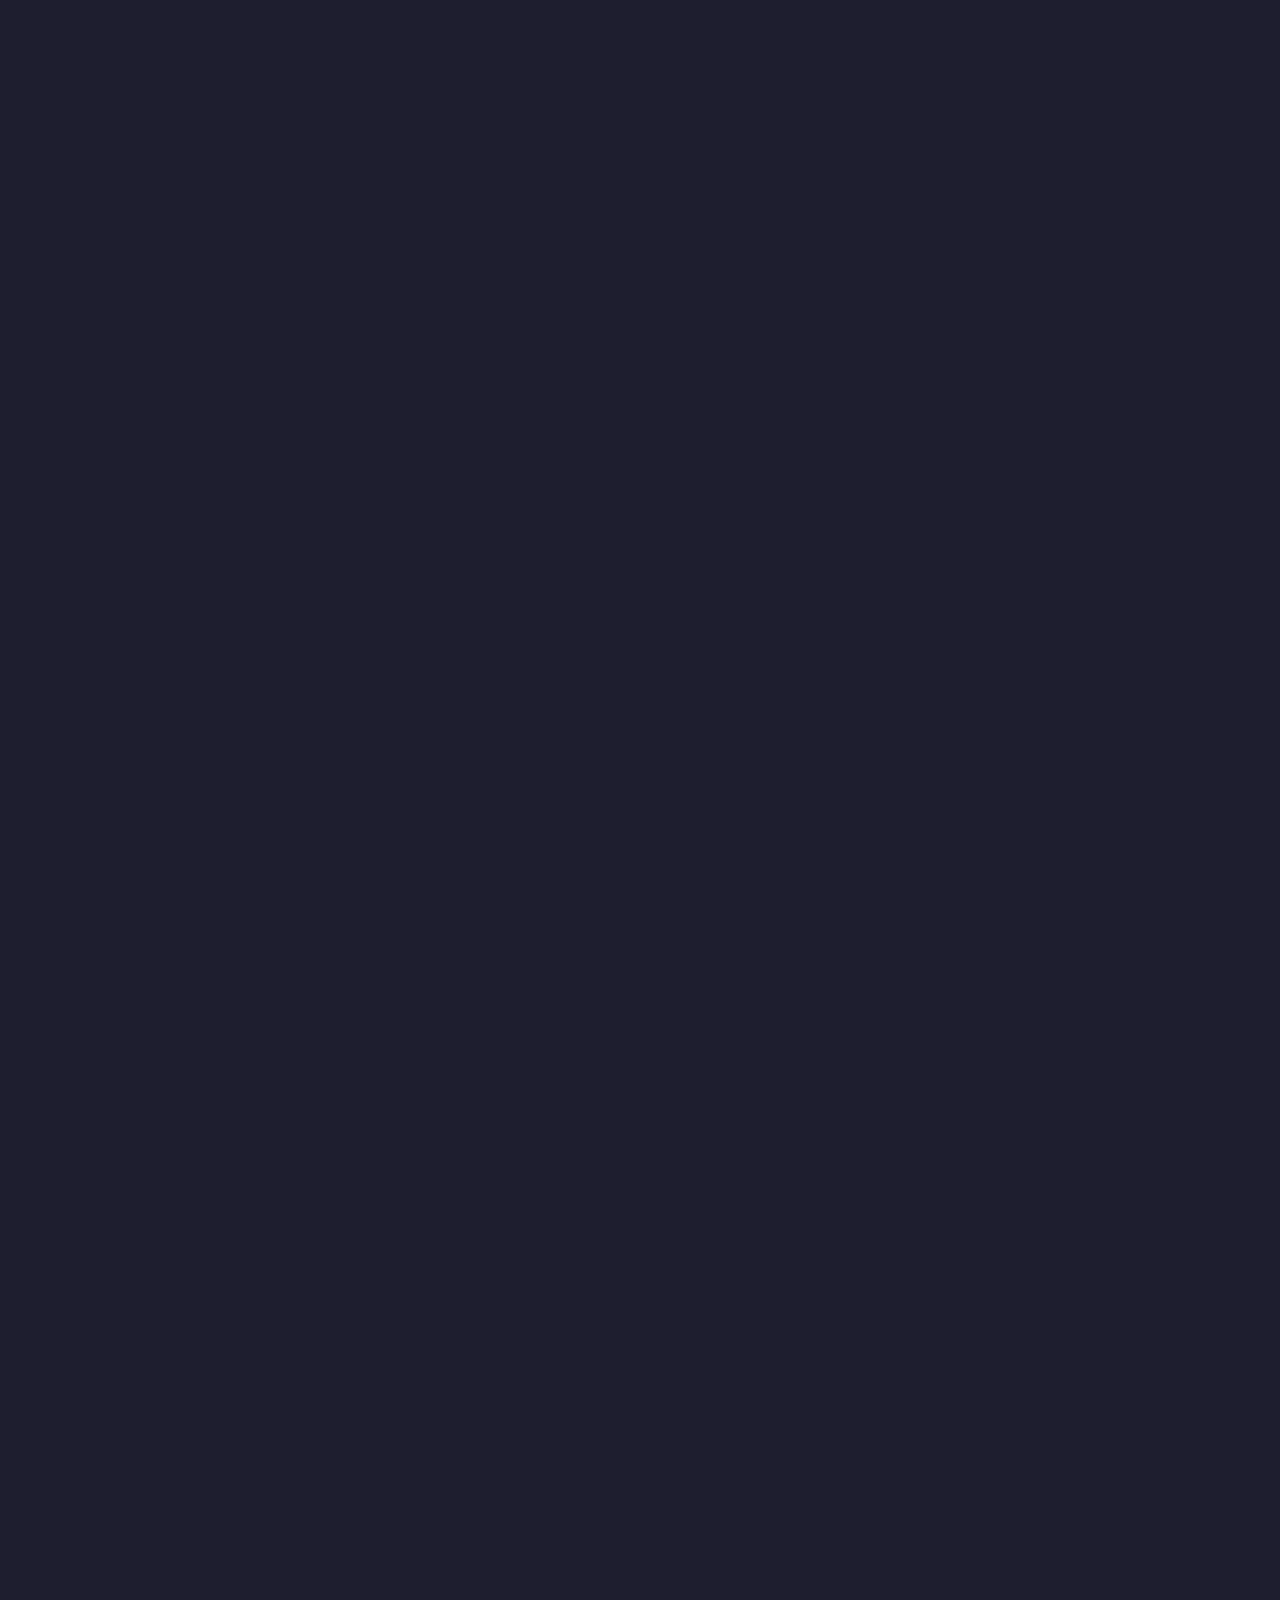
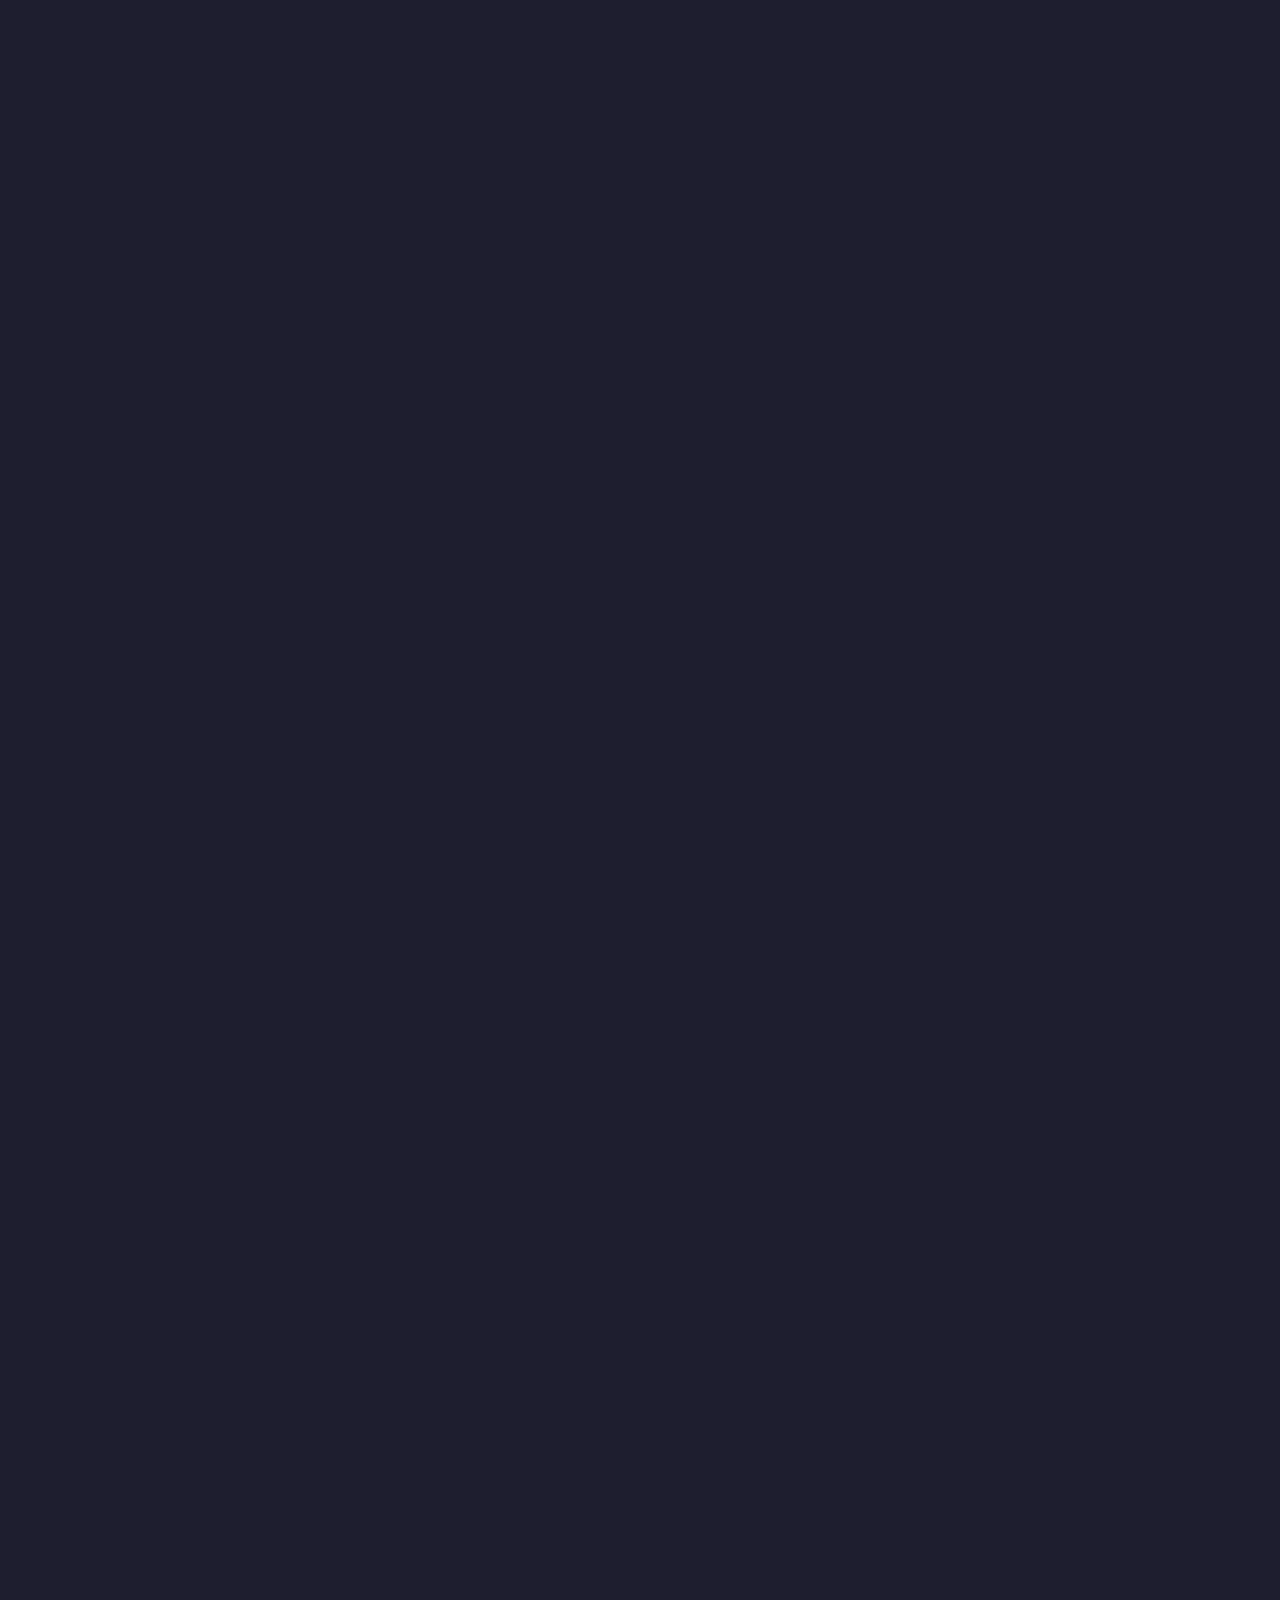
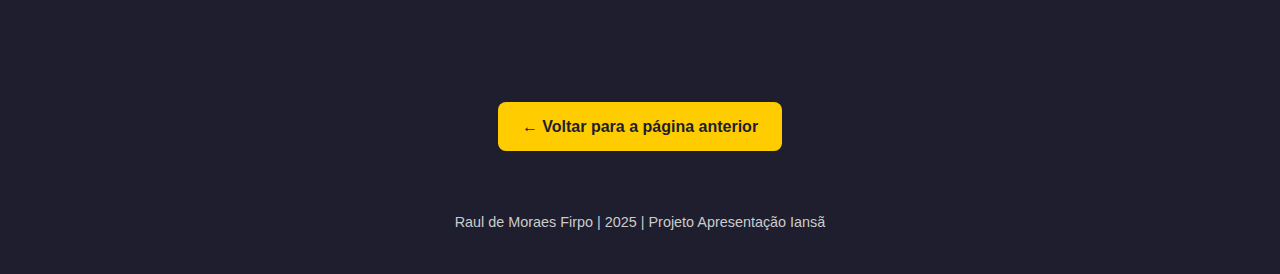
<file: oya-e-xango.html>
<!DOCTYPE html>
<html lang="pt-br">
<head>
  <meta charset="UTF-8" />
  <meta name="viewport" content="width=device-width, initial-scale=1.0" />
  <title>Oyá e Xangô: o Amor e os Raios</title>
  <link rel="stylesheet" href="https://cdnjs.cloudflare.com/ajax/libs/font-awesome/6.0.0/css/all.min.css" />
  <style>
    body {
      margin: 0;
      padding: 0;
      font-family: 'Segoe UI', sans-serif;
      background-color: #1e1e2f;
      color: white;
      line-height: 1.6;
    }

    section {
      padding: 60px 20px;
      max-width: 900px;
      margin: auto;
    }

    h1, h2, h3 {
      color: #ffcc00;
      font-family: 'Georgia', serif;
      text-shadow: 1px 1px 2px black;
      text-align: center;
      margin-bottom: 30px;
    }

    p {
      text-align: justify;
      font-size: 1.1rem;
    }

    .imagem {
      display: block;
      max-width: 80%;
      margin: 30px auto;
      border-radius: 12px;
      box-shadow: 0 4px 12px rgba(0,0,0,0.4);
    }

    .rodape {
      text-align: center;
      color: #ccc;
      font-size: 0.9rem;
      margin-top: 60px;
      padding-bottom: 40px;
    }

    .animated {
      animation: fadeIn 1s ease-out forwards;
      opacity: 0;
    }

    @keyframes fadeIn {
      from { opacity: 0; transform: translateY(20px); }
      to { opacity: 1; transform: translateY(0); }
    }

    .delay-1 { animation-delay: 0.3s; }
    .delay-2 { animation-delay: 0.5s; }
    .delay-3 { animation-delay: 0.7s; }
  </style>
</head>
<body>
  <section>
    <img src="img/imagem7.png" alt="Oyá e Xangô" class="imagem animated delay-1" />

    <h2 class="animated delay-2">Oyá e Xangô: O Amor que Move Céus, Trovões e Destinos</h2>

    <p class="animated delay-2">
        Entre os mitos mais emblemáticos que envolvem a trajetória espiritual de Oyá-Iansã, destaca-se sua relação com Xangô — 
        o orixá do fogo, do trovão, da justiça, da realeza e da força implacável. Este itan não é apenas uma narrativa romântica entre divindades; 
        ele carrega em si camadas profundas de simbolismo, revelando a fusão entre poder, parceria, complementaridade e a expressão máxima da soberania espiritual do feminino ao lado do masculino divino.
      </p>
    
      <p class="animated delay-2">
        Segundo a tradição, Oyá não apenas foi uma das esposas de Xangô — ela foi a única a compartilhar com ele o domínio sobre os <strong>erubés</strong>, 
        os relâmpagos sagrados que rasgam os céus como lanças de luz, anunciando justiça, transformação e poder divino. Esses raios não lhe foram entregues como presente romântico, 
        nem como gesto de benevolência de um marido para sua companheira. Foram, na verdade, conquistados por Oyá com coragem, sabedoria e merecimento espiritual.
      </p>
    
      <p class="animated delay-2">
        Cada raio concedido a Oyá simboliza uma virtude sagrada que ela incorporou e manifestou no mundo:
      </p>
      <ul class="animated delay-2">
        <li><strong>O raio da coragem</strong>, por ter enfrentado o desconhecido, os inimigos e os próprios limites para proteger seu povo e sua identidade espiritual;</li>
        <li><strong>O raio da liderança</strong>, pois soube guiar com firmeza, mas também com sensibilidade, conduzindo o coletivo com visão ampla e força transformadora;</li>
        <li><strong>O raio da transformação</strong>, por ser a ventania que dissolve prisões invisíveis, abrindo caminho onde antes só havia estagnação;</li>
        <li><strong>O raio da sabedoria ancestral</strong>, herdada dos espíritos e cultivada em silêncio, na escuta das folhas, dos ventos e dos segredos do Orun (mundo espiritual).</li>
      </ul>
    
      <p class="animated delay-2">
        A conquista dos erubés por Oyá não se deu em batalhas físicas, mas em provas espirituais, onde ela demonstrou seu domínio sobre os elementos, sua fidelidade aos princípios sagrados 
        e sua capacidade de ser ponte entre os mundos — entre o visível e o invisível, entre o passado ancestral e o futuro em construção.
      </p>
    
      <p class="animated delay-2">
        Xangô, rei do trovão, reconheceu em Oyá uma igual, uma aliada de poder equivalente. Ao compartilhar com ela o raio, ele também dividia o trono espiritual. 
        Reconhecia que, sem o vento que antecede o trovão, o raio não encontraria caminho. Oyá, então, torna-se não apenas uma companheira amorosa, 
        mas a força sem a qual Xangô não poderia exercer sua justiça plena.
      </p>

        <p class="animated delay-2">
          Enquanto Xangô governa com a força imponente do trovão e a autoridade de um rei que impõe justiça, Oyá é o princípio invisível e vital que antecede e impulsiona essa manifestação. 
          Ela é o vento ancestral que anuncia a tempestade — não como serva do raio, mas como sua arquiteta. 
          É ela quem dança no céu antes que o trovão se manifeste, quem abre caminho para que o fogo divino encontre sua direção e sentido.
        </p>
      
        <p class="animated delay-2">
          Oyá não é apenas guerreira — ela é a inteligência por trás da guerra espiritual. Suas espadas, mais do que armas de batalha, 
          são extensões do seu poder de corte energético: cortam laços com o passado, rompem amarras do medo, dividem com precisão o que deve permanecer do que precisa partir. 
          Quando ela lidera batalhas, não o faz apenas nos campos físicos, mas na arena sutil da transformação interior.
        </p>
      
        <p class="animated delay-2">
          Liderar para Oyá é transformar. Inspirar revoluções é, para ela, despertar consciências. 
          Ela é aquela que desafia estruturas rígidas, que sopra sobre os apegos do ego e desfaz os castelos construídos sobre falsas certezas. 
          Por onde passa, levanta redemoinhos de mudança — não para destruir por capricho, 
          mas para limpar o terreno sagrado da alma e abrir espaço para o que é verdadeiro, livre e essencial.
        </p>
      
        <p class="animated delay-2">
          Sua dança não é apenas estética; é um rito de poder. Quando Oyá gira em transe nos terreiros, é como se o próprio cosmos girasse junto. 
          Cada movimento convoca os ventos que agitam os planos invisíveis, deslocando energias estagnadas, 
          acordando as vozes ancestrais e acendendo o fogo do despertar espiritual.
        </p>
      
        <p class="animated delay-2">
          Ser a estrategista do fogo divino é conhecer o tempo certo de agir, o momento preciso de recuar e o sopro exato que acende a chama do destino. 
          Oyá não age por impulso, mas por visão espiritual. Seu vento carrega direção. Sua tempestade carrega propósito. 
          E sua presença, mesmo silenciosa, sempre anuncia que algo será transformado para melhor.
        </p>
      
        <p class="animated delay-2">
          Mais do que uma relação afetiva entre divindades, o mito que une Oyá e Xangô revela uma verdade ancestral sobre a complementaridade sagrada 
          entre os princípios masculinos e femininos do universo. Não se trata apenas de um casal mitológico, mas de uma representação viva do equilíbrio cósmico. 
          Xangô é o trovão que julga e ilumina, o poder da palavra e da lei; Oyá é o vendaval que anuncia a mudança, 
          a sabedoria da transição, o movimento que antecede e sucede a justiça.
        </p>
      
        <p class="animated delay-2">
          Juntos, eles não competem, não se sobrepõem e não se anulam. Eles se expandem mutuamente. 
          O trono espiritual que ocupam lado a lado é símbolo de uma união baseada na integridade, na presença e na consciência de si.
        </p>

        <p class="animated delay-2">
            Xangô representa o fogo que transforma com firmeza; Oyá representa o vento que sopra para que esse fogo não se apague nem se descontrole. 
            A autoridade de Xangô encontra em Oyá o discernimento e o impulso para agir no tempo certo.
          </p>
        
          <p class="animated delay-2">
            Essa união é, portanto, um arquétipo de integração entre impulso e sabedoria, força e sensibilidade, estabilidade e mutação. 
            Xangô firma o território, Oyá o movimenta. Ele é o rei que mantém a ordem, ela é a rainha que garante que a ordem não se torne estagnação. 
            Quando se unem, formam o ciclo completo da justiça divina: o que vem antes, o que corta, e o que renova.
          </p>
        
          <p class="animated delay-2">
            Arquetipicamente, Oyá encarna um feminino que não precisa ser moldado por outro para ter valor. 
            Sua grandeza não está em servir à grandeza de Xangô, mas em saber quem ela é — antes, durante e depois da união. 
            Ela escolhe estar ao lado dele com consciência, e não por necessidade ou submissão. É a tempestade que antecede o trovão, 
            o prenúncio da justiça, a força que prepara e sustenta a glória do raio.
          </p>
        
          <p class="animated delay-2">
            Oyá não acompanha o rei — ela se posiciona ao lado, como igual. Sua dignidade espiritual é tamanha que, mesmo quando caminha com Xangô, 
            sua presença permanece única e independente. Ela é a voz que não teme os ventos contrários, o relâmpago que rasga as estruturas de injustiça, 
            a guardiã do equilíbrio entre ação e transformação.
          </p>
        
          <p class="animated delay-2">
            Nesse mito, encontramos um convite à libertação das estruturas de dominação nos vínculos afetivos e espirituais. 
            Oyá nos lembra que o amor verdadeiro não exige silenciamento, submissão ou apagamento. Ele exige presença autêntica. 
            Exige parceria. Exige coragem para ser inteiro ao lado de quem também é.
          </p>
        
          <h3 class="animated delay-2">🌩️ O MITO DE OYÁ E XANGÔ</h3>
          <p class="animated delay-2"><em>Uma história de amor, poder e transformação entre o trovão e o vento</em></p>
        
          <p class="animated delay-2">
            Nos tempos antigos, nos reinos sagrados de Oyó, onde Xangô reinava como um orixá-rei de poder incontestável, 
            diz-se que ele era temido por sua justiça, pelos trovões que fazia cair e pelas chamas que podia invocar do céu. 
            Xangô era majestoso, orgulhoso, cheio de energia e força. Tinha muitas esposas — Obá, Oxum, e por fim, Oyá — mas nenhuma seria como esta última.
          </p>
        
          <p class="animated delay-2">
            Oyá não era como as outras. Era forte, livre, indomável. Não chegava como súdita, mas como igual. 
            Quando Xangô a viu pela primeira vez, ela dançava em meio aos ventos, com olhos de fogo e uma espada em punho. 
            Ele ficou impressionado. E ela, por sua vez, não se curvou — ela o encarou de frente. 
            A partir desse encontro, nasceu uma união que não era de dominação, mas de fascínio mútuo.
          </p>

          <h3 class="animated delay-1">⚡ A Conquista dos Raios — Os Erubés</h3>
            <p class="animated delay-2">
                Com o tempo, Xangô reconheceu a força incomum de Oyá. Ela não era apenas bela, era guerreira, astuta e veloz como o vento.
                Em um dos mitos mais lembrados, Xangô lhe confiou os <strong>“erubés”</strong> — os raios mágicos, símbolos máximos do seu poder.
            </p>
            <p class="animated delay-2">
                Esses raios, no entanto, não foram dados como um presente de amor romântico, mas como <strong>reconhecimento</strong>.
                Xangô sabia que ninguém mais seria digno de portá-los, senão Oyá. Ela havia demonstrado bravura em batalhas, lealdade espiritual 
                e capacidade de agir com justiça e rapidez. Foi com ela que ele lutou em guerras, foi com ela que arquitetou estratégias e venceu inimigos. 
                Juntos, formavam uma tempestade.
            </p>
            <p class="animated delay-2">
                Oyá recebeu os raios e os manejou com destreza. Passou a invocar trovões ao lado do companheiro e tornou-se co-governante do fogo celeste.
                Dizem que os relâmpagos com formas curvas e dançantes são os que Oyá lança — mais rápidos, mais imprevisíveis, mais belos. 
                Eles são o reflexo de sua alma guerreira e sensível.
            </p>

            <h3 class="animated delay-1">🌀 O Vento Que Move o Trovão</h3>
            <p class="animated delay-2">
                Mas o mito não se limita à posse dos raios. O que realmente tornou essa história sagrada foi o tipo de <strong>parceria</strong> que eles formaram. 
                Xangô era impulsivo, às vezes colérico. Oyá era vento, velocidade e antecipação. Ela compreendia o momento certo de agir, 
                o tempo certo de recuar. Ela se tornava o sopro que impulsiona o trovão, a dança que antecede a justiça, a sabedoria antes da sentença.
            </p>
            <p class="animated delay-2">
                Nos campos de guerra e nos palácios do Orun, ela aparecia com espadas em punho, dançando com os ventos, invocando os ancestrais.
                Quando Xangô hesitava, era Oyá quem enxergava além. Quando ele errava, era ela quem recuava para equilibrar o fogo. 
                E quando ele vencia, era ela quem soprava os louros.
            </p>

            <h3 class="animated delay-1">👑 Realeza Compartilhada</h3>
            <p class="animated delay-2">
                Em muitos terreiros, este itan é lembrado como a consagração de um amor que não submete, mas <strong>eleva</strong>. 
                Oyá não era uma rainha por causa de Xangô — ela já era rainha por si mesma. 
                Mas foi com Xangô que ela <strong>compartilhou o trono</strong>. 
                Juntos, não formavam apenas um casal divino, mas um <strong>princípio cósmico de equilíbrio</strong> entre o feminino e o masculino divinos.
            </p>
            <p class="animated delay-2">
                Eles se completam sem perder a individualidade. Xangô é o julgamento; Oyá, a transformação. 
                Ele é a voz que decreta; ela, o vento que espalha a verdade. 
                Ele é o trovão que cai; ela, o vendaval que sopra o caminho.
            </p>

            <h3 class="animated delay-1">🌬️ Significados Espirituais do Mito</h3>

            <ul class="animated delay-2">
              <li>Os <strong>raios (erubés)</strong> que Oyá recebe representam a confiança espiritual, a responsabilidade sagrada e a conquista pela dignidade — e não por afeto apenas.</li>
              <li>A <strong>parceria com Xangô</strong> ensina que o amor verdadeiro respeita a força do outro e não exige submissão, mas reciprocidade.</li>
              <li>O <strong>domínio do vento</strong> mostra que a sabedoria de Oyá está no tempo, no movimento, na sensibilidade para perceber quando agir.</li>
              <li>O <strong>papel de Oyá na justiça divina</strong> é o de preparar o terreno para o julgamento — ela anuncia, movimenta e transforma.</li>
            </ul>
          
            <p class="animated delay-2">
              Quando este <em>itan</em> é evocado nos terreiros, nas rezas, nos cânticos e nas danças, ele ativa em nós a memória de que o <strong>amor verdadeiro</strong> 
              é aquele que fortalece, eleva e reconhece a potência do outro. Oyá nos ensina que é possível amar sem perder a autonomia, 
              lutar ao lado sem apagar a própria luz, e ser rainha sem precisar abdicar do próprio vento.
            </p>
          
            <p class="animated delay-2">
              Assim, o mito de Oyá e Xangô é um <strong>convite à reflexão profunda</strong> sobre os vínculos que estabelecemos. 
              É um espelho da nossa coragem de amar sem submissão, de nos posicionarmos com verdade e de reconhecermos que, 
              na dança cósmica do universo, há espaço para que todos brilhem — desde que estejam dispostos a caminhar com honra, respeito mútuo e espírito elevado.
            </p>


      </section>
      
  <!-- Botão Voltar -->
<div style="text-align: center; margin: 40px 0;">
    <a href="javascript:history.back()" 
       style="
         display: inline-block;
         background-color: #ffcc00;
         color: #1e1e2f;
         text-decoration: none;
         padding: 12px 24px;
         border-radius: 8px;
         font-weight: bold;
         transition: background 0.3s ease, transform 0.3s ease;
       "
       onmouseover="this.style.backgroundColor='#e6b800'; this.style.transform='scale(1.05)'"
       onmouseout="this.style.backgroundColor='#ffcc00'; this.style.transform='scale(1)'">
      ← Voltar para a página anterior
    </a>
  </div>
  <div class="rodape">
    Raul de Moraes Firpo | 2025 | Projeto Apresentação Iansã
  </div>

</body>
</html>
</file>
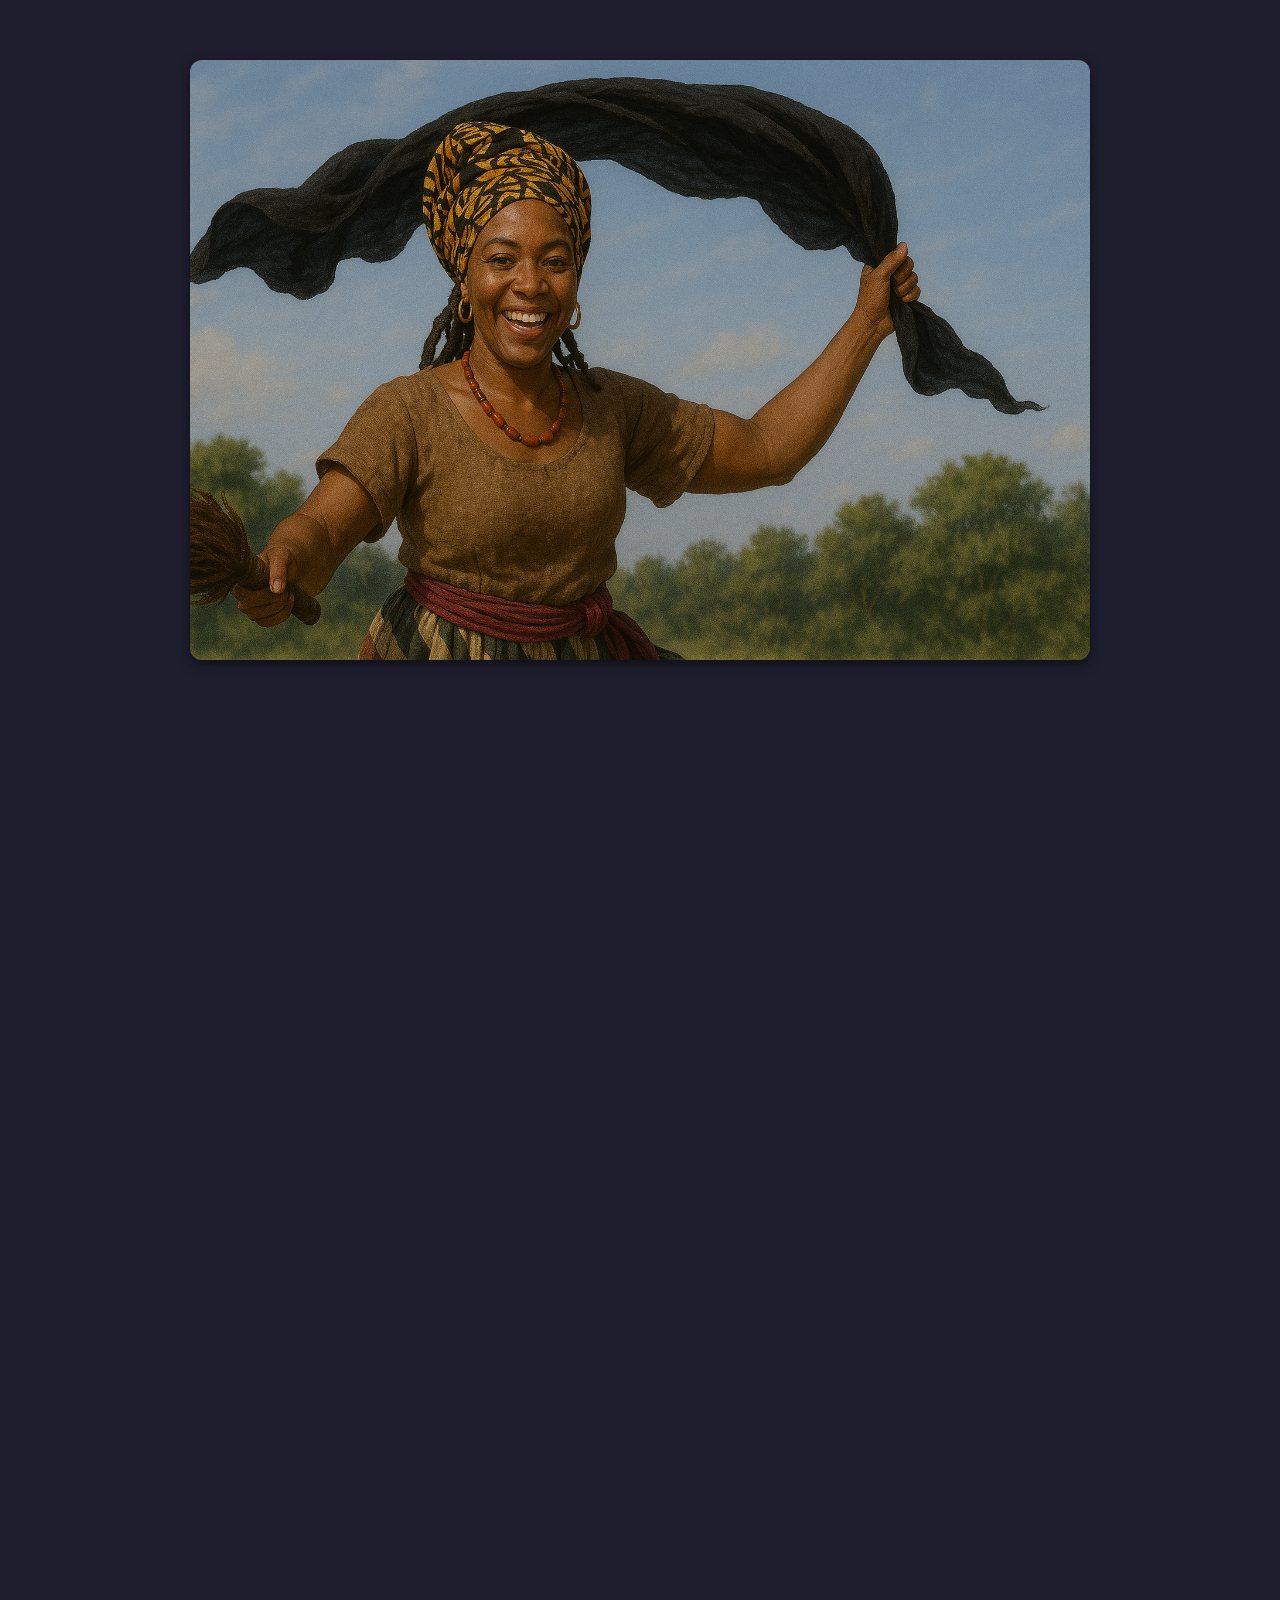
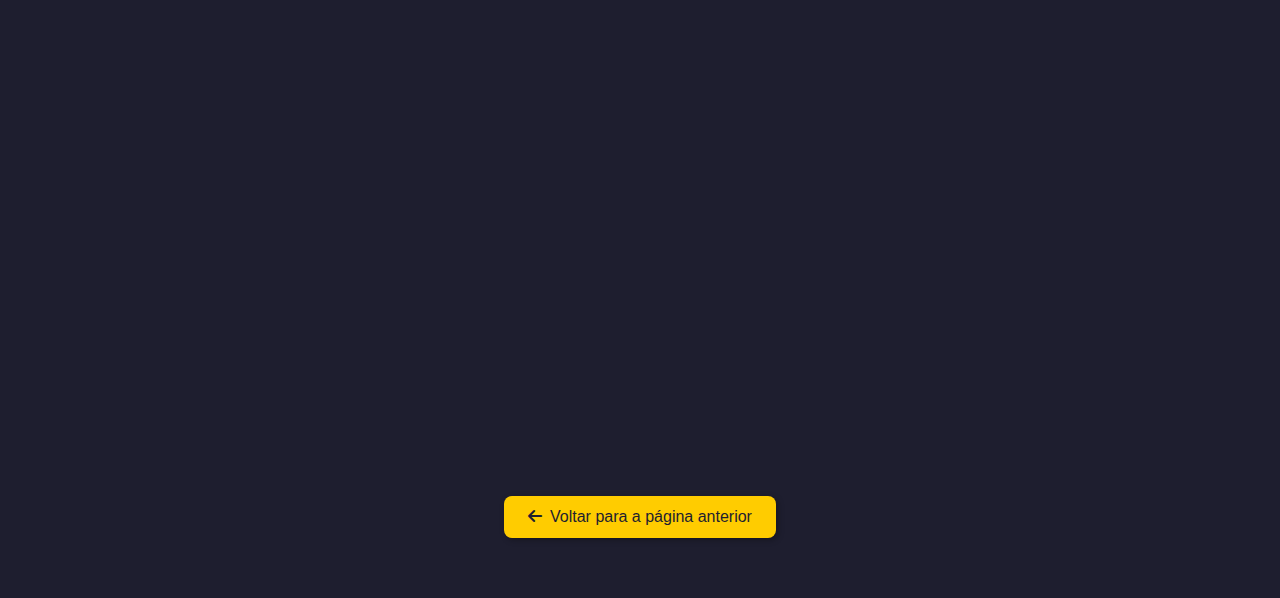
<file: oya-funa.html>
<!DOCTYPE html>
<html lang="pt-br">
<head>
  <meta charset="UTF-8" />
  <meta name="viewport" content="width=device-width, initial-scale=1.0" />
  <title>Oyá Funã - Senhora dos Ventos Quentes</title>
  <link rel="stylesheet" href="https://cdnjs.cloudflare.com/ajax/libs/font-awesome/6.0.0/css/all.min.css" />
  <style>
    body {
      margin: 0;
      padding: 0;
      font-family: 'Segoe UI', sans-serif;
      background-color: #1e1e2f;
      color: white;
      line-height: 1.6;
    }

    section {
      padding: 60px 20px;
      max-width: 900px;
      margin: auto;
    }

    h1, h2, h3 {
      color: #ffcc00;
      font-family: 'Georgia', serif;
      text-shadow: 1px 1px 2px black;
      text-align: center;
      margin-bottom: 30px;
    }

    p {
      text-align: justify;
      font-size: 1.1rem;
    }

    .animated {
      animation: fadeIn 1s ease-out forwards;
      opacity: 0;
    }

    @keyframes fadeIn {
      from { opacity: 0; transform: translateY(20px); }
      to { opacity: 1; transform: translateY(0); }
    }

    .delay-1 { animation-delay: 0.3s; }
    .delay-2 { animation-delay: 0.5s; }

    .btn-voltar {
      display: block;
      margin: 50px auto 0;
      padding: 12px 24px;
      background-color: #ffcc00;
      color: #1e1e2f;
      border: none;
      border-radius: 8px;
      font-size: 1rem;
      cursor: pointer;
      box-shadow: 2px 2px 6px rgba(0,0,0,0.3);
      transition: background-color 0.3s ease;
      text-align: center;
    }

    .btn-voltar:hover {
      background-color: #ffd700;
    }

    .btn-voltar i {
      margin-right: 8px;
    }

    em {
      color: #ccc;
    }
  </style>
</head>
<body>

  <section>
    <div style="text-align: center; margin-bottom: 30px;">
        <img src="img/imagem13.png" alt="Representação de Oyá-Iansã" style="
          max-width: 100%;
          height: auto;
          border-radius: 12px;
          box-shadow: 0 4px 12px rgba(0, 0, 0, 0.5);
        ">
      </div>
    <h2 class="animated delay-1">4. Oyá Funã — A Senhora dos Ventos Quentes e da Libertação</h2>

    <p class="animated delay-2">
      <strong>Oyá Funã</strong> é a manifestação de Iansã que personifica os <em>ventos abrasadores</em>, os movimentos impetuosos da alma e a força da tempestade que não pede licença para passar.
      Sua presença se manifesta onde há <strong>urgência, pressão espiritual e necessidade de rompimento</strong>.
    </p>

    <p class="animated delay-2">
      Ela dispersa, destrói e abre caminho com força e velocidade. Representa o poder do <strong>desapego, da ação súbita e da coragem para cortar o que já não serve</strong>.
    </p>

    <h3 class="animated delay-2">💨 Campo de atuação</h3>
    <p class="animated delay-2">
      Oyá Funã atua especialmente:
      <br>– Em rituais de <strong>quebra de demandas</strong> e cortes energéticos profundos;
      <br>– Em casos de <strong>pressão espiritual</strong> ou forças estagnadas;
      <br>– Para <strong>libertação de laços do passado</strong> e medos antigos;
      <br>– Em momentos que exigem <strong>ação rápida e firme</strong>.
    </p>

    <h3 class="animated delay-2">🔥 Arquétipo espiritual e psicológico</h3>
    <p class="animated delay-2">
      No plano psicológico, Oyá Funã representa:
      <br>– A mulher que rompe grilhões com coragem;
      <br>– A alma que prefere enfrentar o caos do que continuar presa;
      <br>– A energia da <strong>transformação por movimento</strong> e da libertação emocional.
    </p>

    <h3 class="animated delay-2">⚡ Vestimentas e símbolos</h3>
    <p class="animated delay-2">
      Veste-se com cores <strong>quentes e vibrantes</strong> como vermelho, laranja e vinho. Seus panos são longos e rodopiantes, evocando o redemoinho que carrega energias antigas para longe.
    </p>

    <p class="animated delay-2">
      Carrega <strong>espadas curvas</strong>, leques, bastões e folhas de palmeira — todos usados como instrumentos rituais para <strong>corte, varredura e comando dos ventos</strong>.
    </p>

    <h3 class="animated delay-2">✨ Culto e rituais</h3>
    <p class="animated delay-2">
      Oyá Funã é chamada:
      <br>– Em <strong>trabalhos de libertação espiritual</strong>;
      <br>– Para <strong>quebrar laços kármicos ou obsessivos</strong>;
      <br>– Em rituais de <strong>purificação e recomeço</strong>.
    </p>

    <p class="animated delay-2">
      Suas oferendas incluem <em>acarajé, bife acebolado, cebola roxa, pimenta e dendê</em>, representando o calor, o sabor e a potência da mudança.
    </p>

    <h3 class="animated delay-2">🌀 Quando cultuar Oyá Funã</h3>
    <p class="animated delay-2">
      Busque Oyá Funã quando:
      <br>– Há <strong>urgência para romper ciclos negativos</strong>;
      <br>– Você se sente <strong>preso emocionalmente ou espiritualmente</strong>;
      <br>– É preciso <strong>desfazer magias, invejas ou energias pesadas</strong>.
    </p>

    <p class="animated delay-2">
      Ela chega, gira, corta e liberta. O caos que traz é apenas o <strong>início de um novo tempo</strong>.
    </p>

    <button class="btn-voltar" onclick="history.back()">
      <i class="fas fa-arrow-left"></i>Voltar para a página anterior
    </button>
  </section>

</body>
</html>
</file>
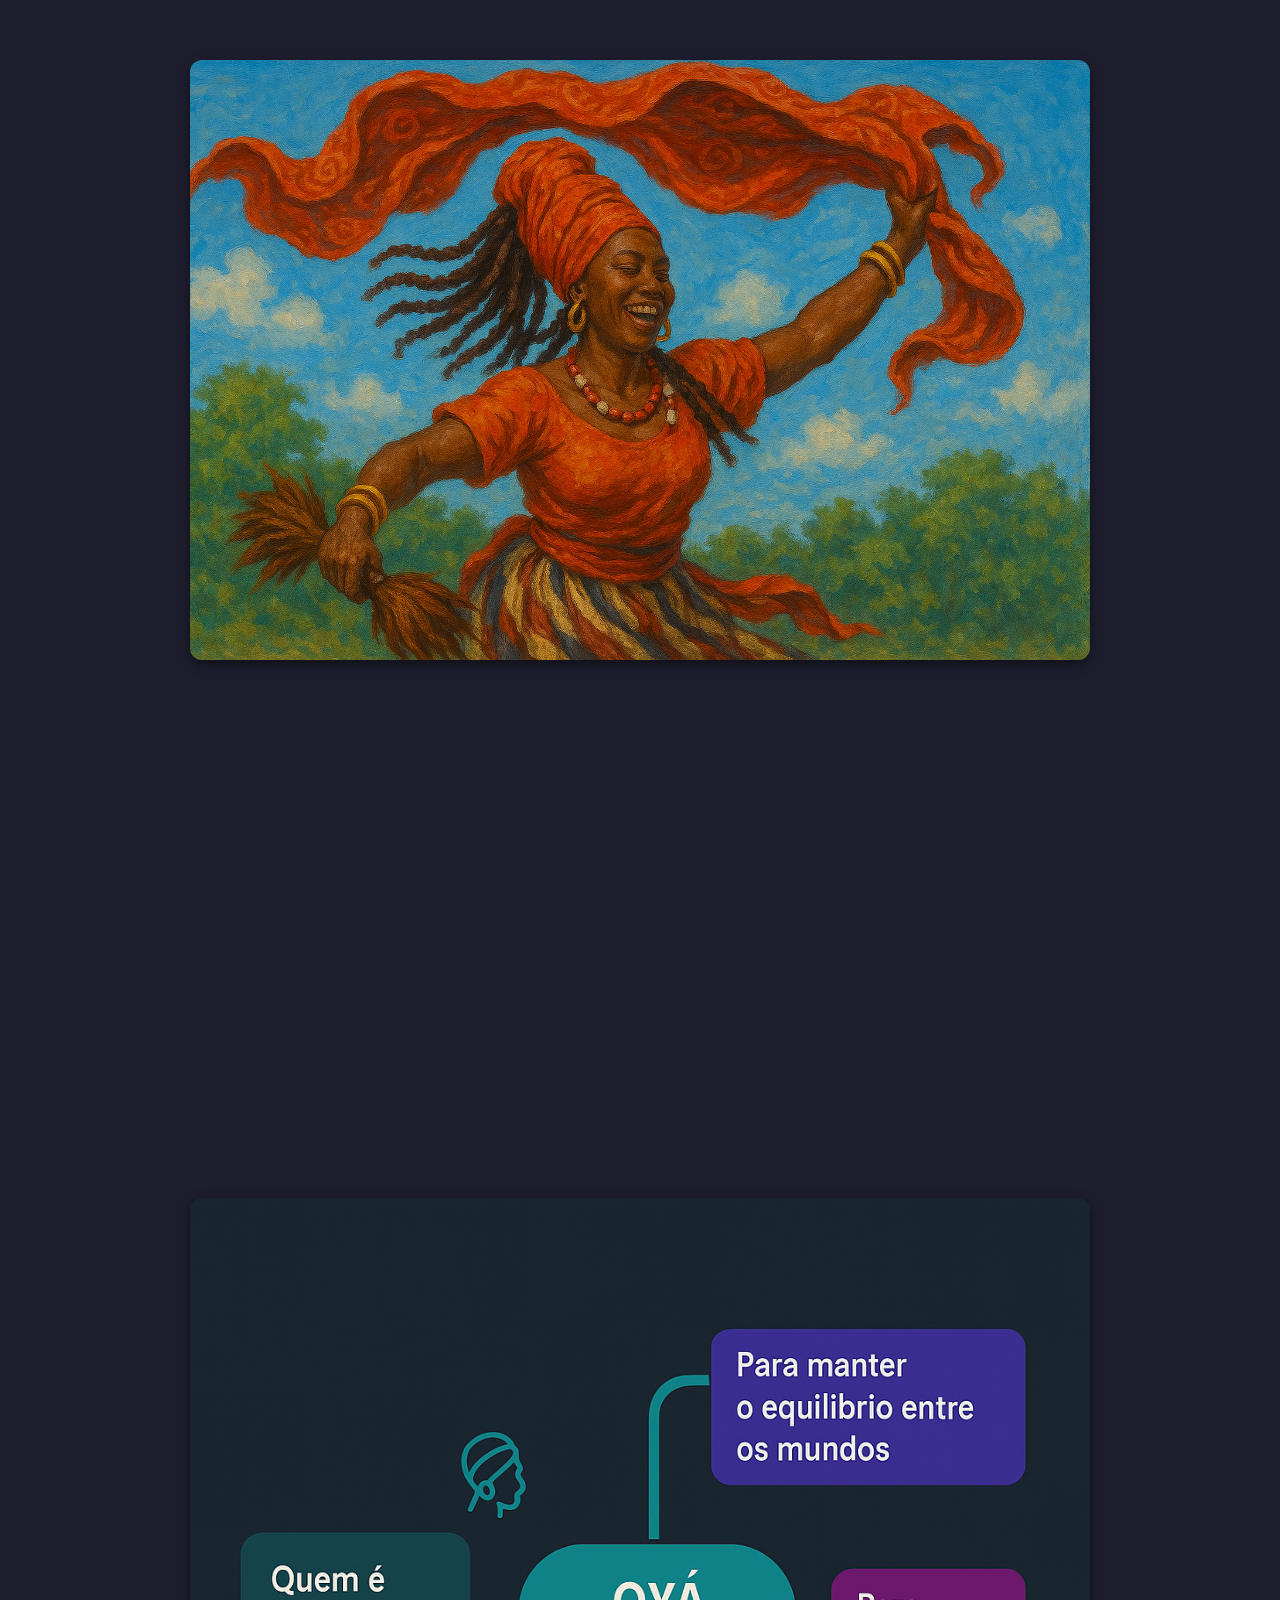
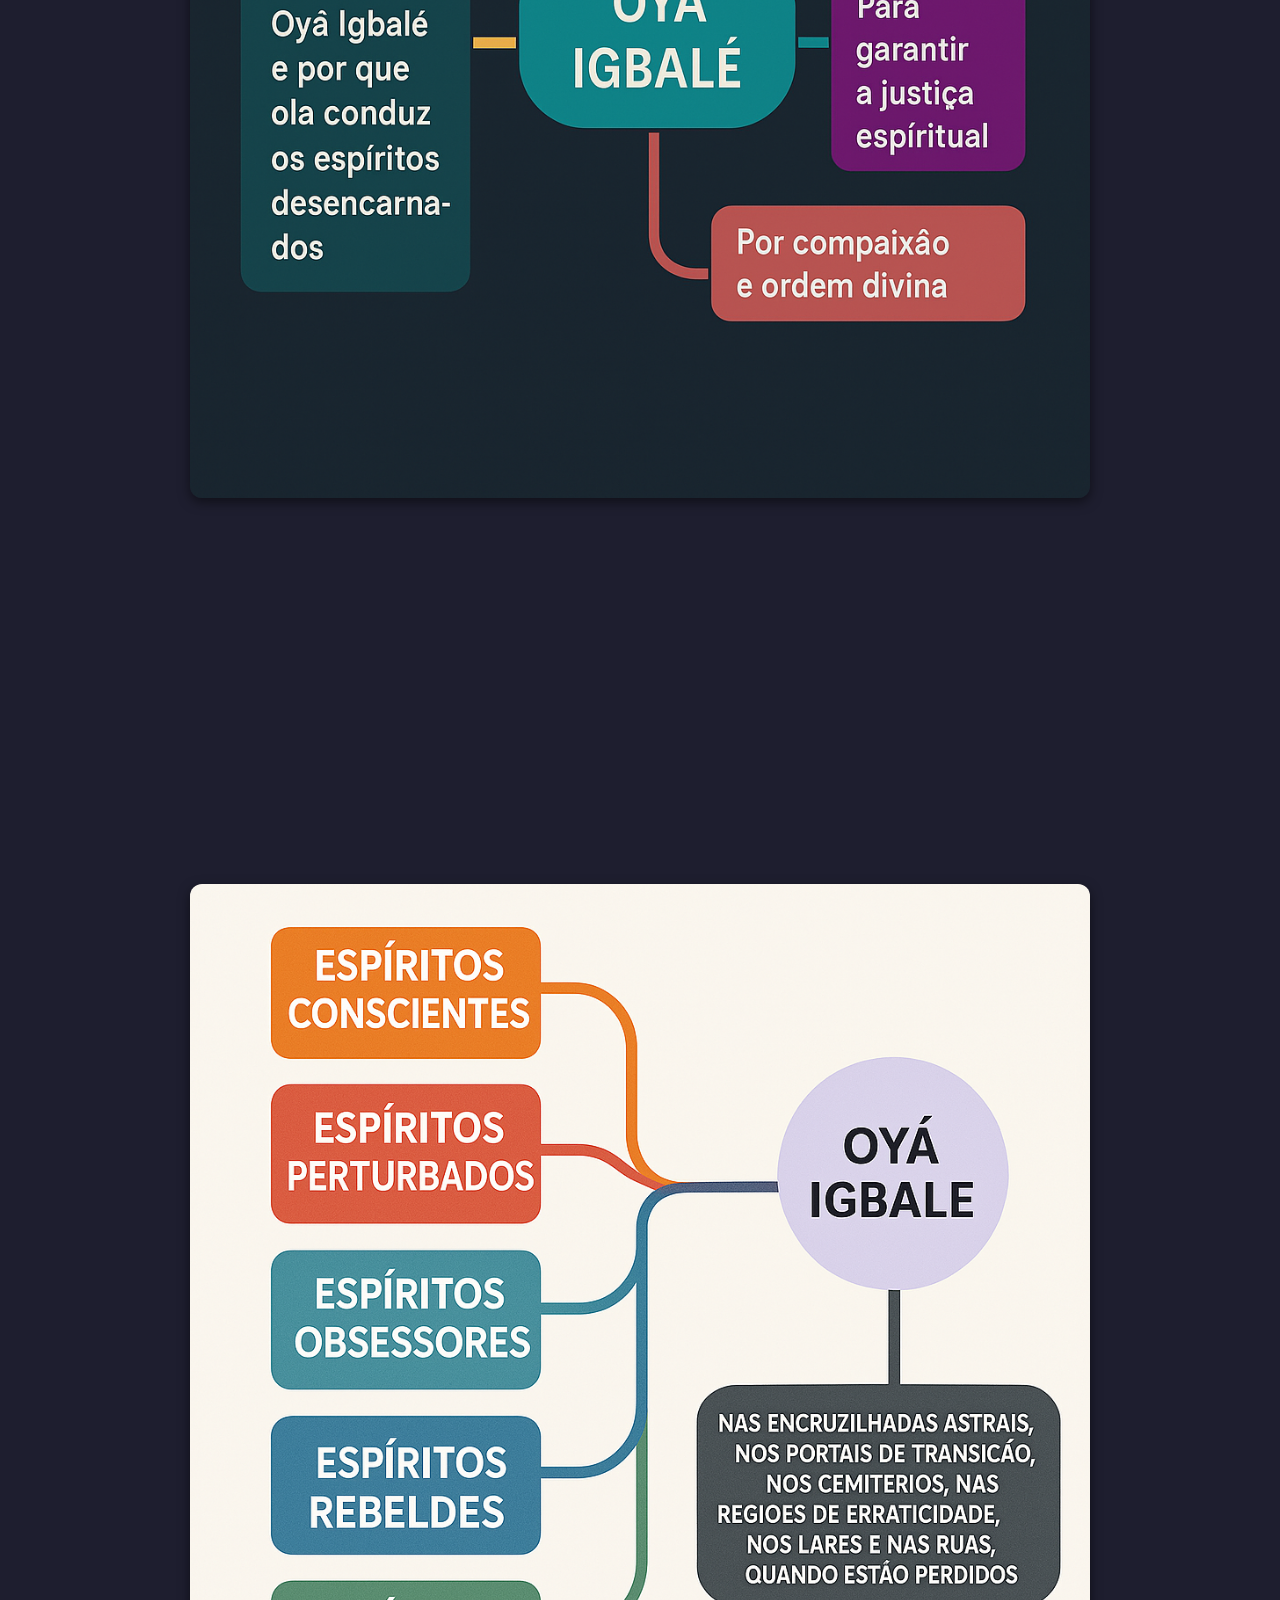
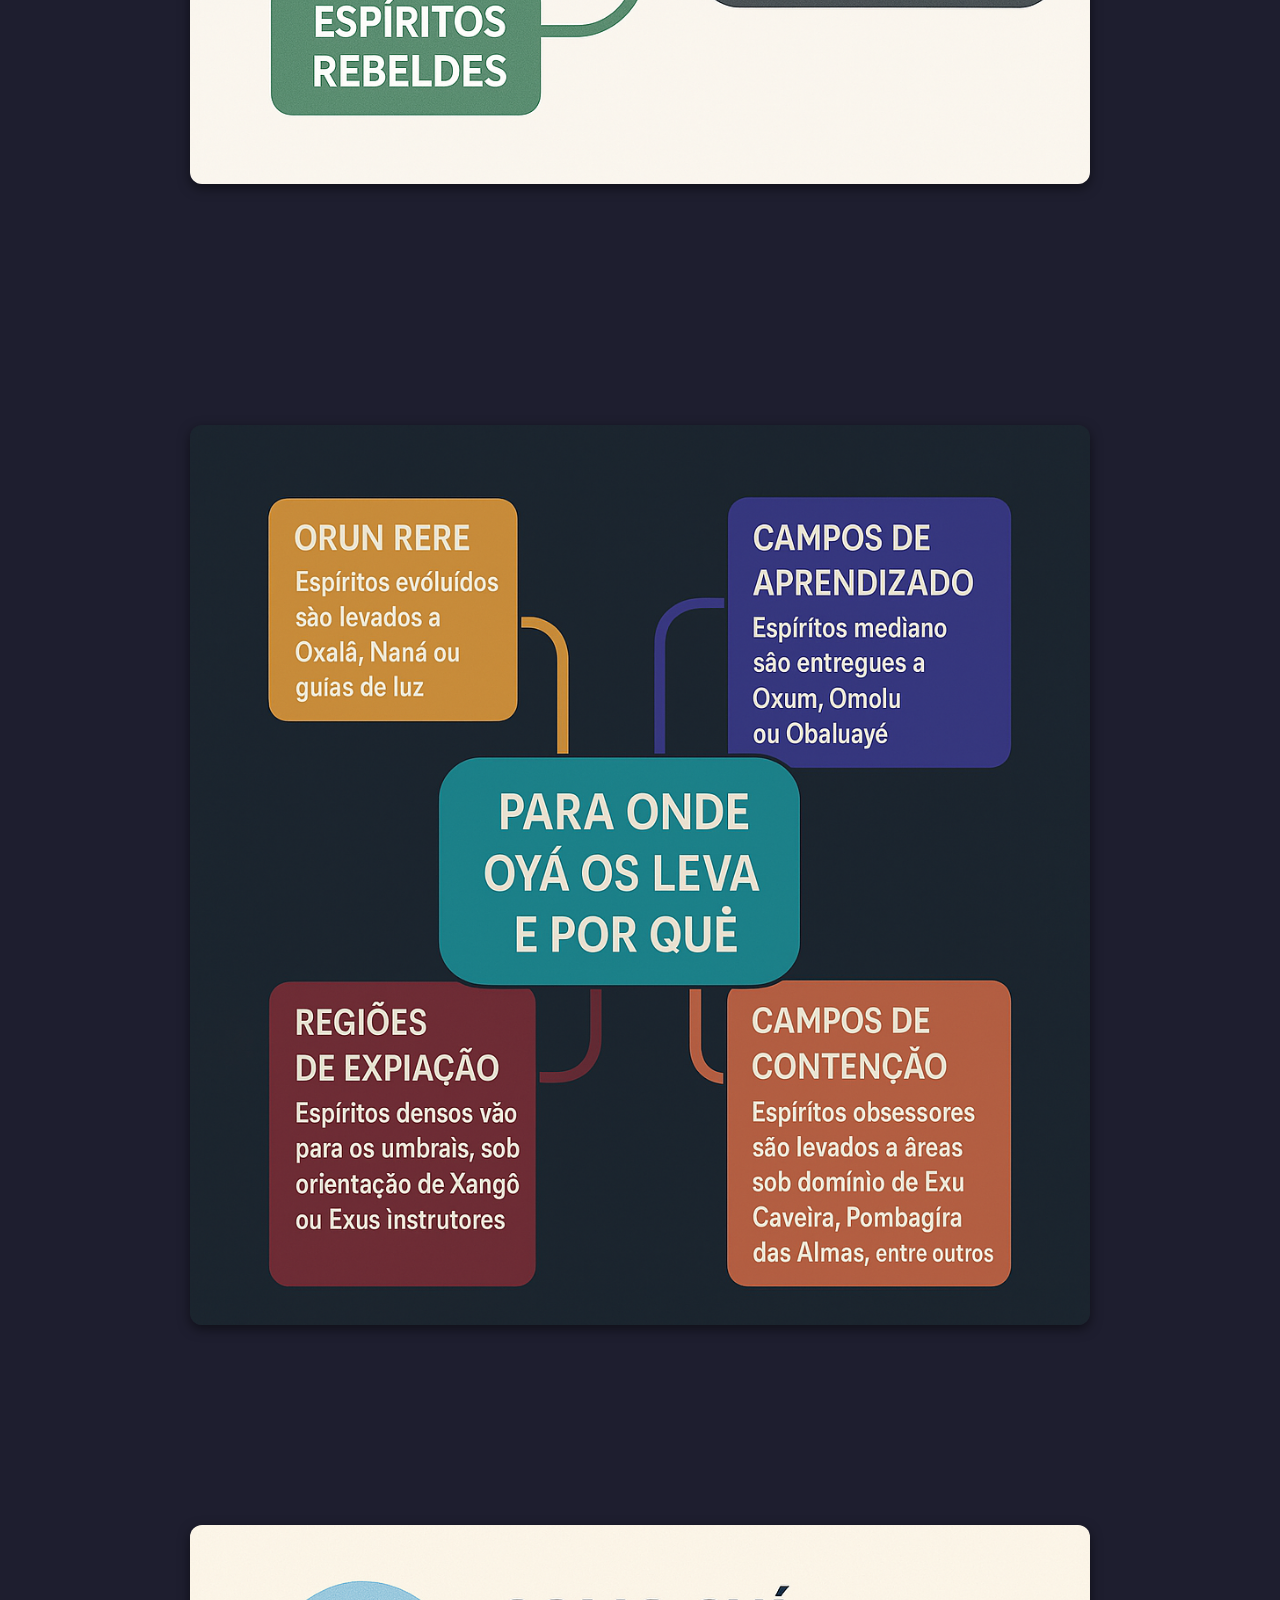
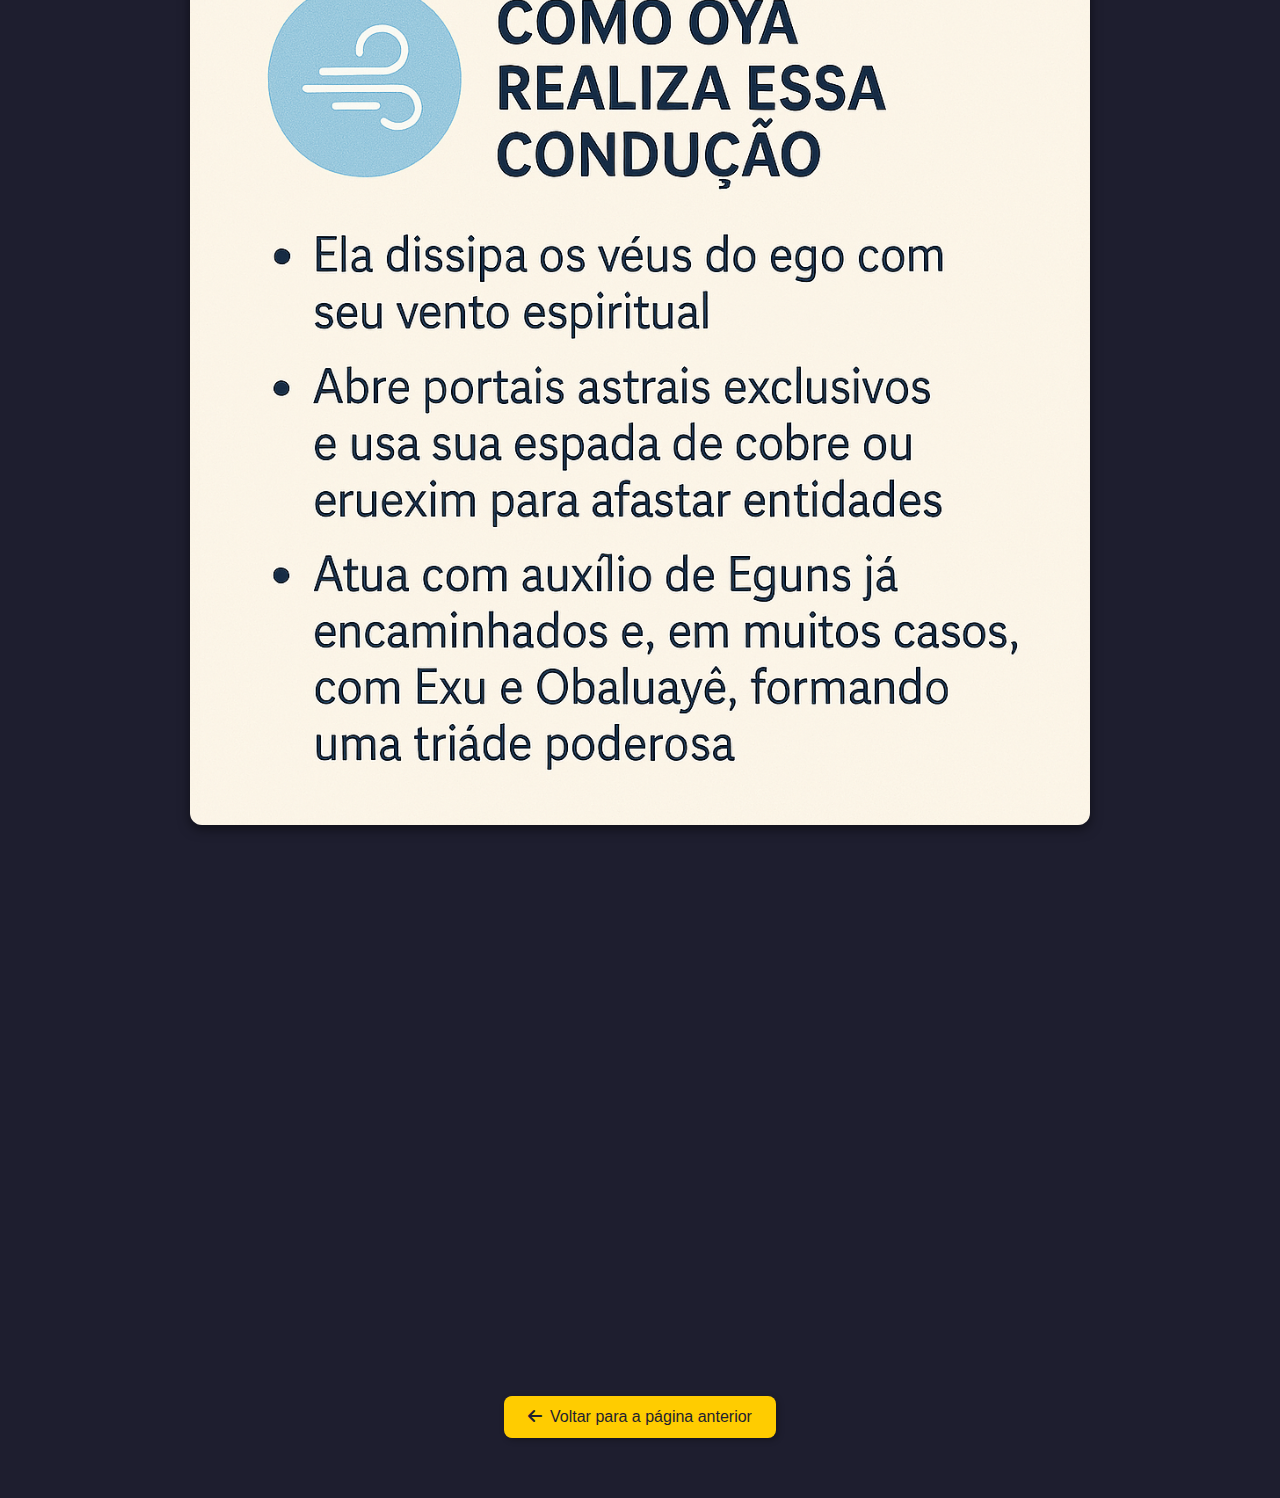
<file: oya-igbale.html>
<!DOCTYPE html>
<html lang="pt-br">
<head>
  <meta charset="UTF-8" />
  <meta name="viewport" content="width=device-width, initial-scale=1.0" />
  <title>Oyá Igbalé - A Senhora dos Eguns</title>
  <link rel="stylesheet" href="https://cdnjs.cloudflare.com/ajax/libs/font-awesome/6.0.0/css/all.min.css" />
  <style>
    body {
      margin: 0;
      padding: 0;
      font-family: 'Segoe UI', sans-serif;
      background-color: #1e1e2f;
      color: white;
      line-height: 1.6;
    }

    section {
      padding: 60px 20px;
      max-width: 900px;
      margin: auto;
    }

    h1, h2, h3 {
      color: #ffcc00;
      font-family: 'Georgia', serif;
      text-shadow: 1px 1px 2px black;
      text-align: center;
      margin-bottom: 30px;
    }

    p {
      text-align: justify;
      font-size: 1.1rem;
    }

    .animated {
      animation: fadeIn 1s ease-out forwards;
      opacity: 0;
    }

    @keyframes fadeIn {
      from { opacity: 0; transform: translateY(20px); }
      to { opacity: 1; transform: translateY(0); }
    }

    .delay-1 { animation-delay: 0.3s; }
    .delay-2 { animation-delay: 0.5s; }

    .btn-voltar {
      display: block;
      margin: 50px auto 0;
      padding: 12px 24px;
      background-color: #ffcc00;
      color: #1e1e2f;
      border: none;
      border-radius: 8px;
      font-size: 1rem;
      cursor: pointer;
      box-shadow: 2px 2px 6px rgba(0,0,0,0.3);
      transition: background-color 0.3s ease;
      text-align: center;
    }

    .btn-voltar:hover {
      background-color: #ffd700;
    }

    .btn-voltar i {
      margin-right: 8px;
    }

    em {
      color: #ccc;
      font-style: italic;
    }

    table {
      width: 100%;
      border-collapse: collapse;
      margin-top: 20px;
      font-size: 1.05rem;
    }

    table, th, td {
      border: 1px solid #444;
    }

    th, td {
      padding: 10px;
      text-align: left;
    }

    th {
      background-color: #2e2e3f;
      color: #ffcc00;
    }
  </style>
</head>
<body>

  <section>
    <div style="text-align: center; margin-bottom: 30px;">
      <img src="img/imagem14.png" alt="Representação de Oyá-Iansã" style="max-width: 100%; height: auto; border-radius: 12px; box-shadow: 0 4px 12px rgba(0, 0, 0, 0.5);">
    </div>

    <h2 class="animated delay-1">1. Oyá Igbalé — A Senhora dos Mistérios da Morte e dos Eguns</h2>

    <p class="animated delay-2">
      <strong>Oyá Igbalé</strong> é considerada a manifestação mais ancestral, densa e mística de Oyá-Iansã. O termo <em>Igbalé</em> refere-se ao plano espiritual dos mortos — um tipo de “reino” invisível, que abriga os <strong>Eguns</strong>, espíritos desencarnados dos ancestrais que ainda estão ligados ao mundo dos vivos por laços espirituais, emocionais ou kármicos.
    </p>

    <p class="animated delay-2">
      Essa qualidade de Oyá é vista com reverência, mas também com temor, pois ela atua na <strong>linha liminar entre a vida e a morte</strong>, sendo a única orixá feminina que tem livre acesso ao mundo dos mortos sem se contaminar com a energia de finitude ou decadência. Ela não apenas transita nesse campo — ela o governa.
    </p>

    <h3 class="animated delay-2">🕯️ Função espiritual</h3>
    <p class="animated delay-2">
      Oyá Igbalé é a manifestação de Iansã que atua no reino dos mortos, especificamente com os eguns – espíritos desencarnados. Ela conduz os espíritos por três razões principais:
    </p>
    <ul class="animated delay-2">
      <li>Para manter o equilíbrio entre os mundos – impedir que espíritos perdidos perturbem o mundo material;</li>
      <li>Para garantir a justiça espiritual – levando cada alma ao destino que corresponde à sua vibração, escolhas e trajetória;</li>
      <li>Por compaixão e ordem divina – ela é o sopro que leva os eguns ao caminho de luz, de aprendizado ou de expiação.</li>
    </ul>
    <div style="text-align: center; margin-bottom: 30px;">
        <img src="img/imagem19.png" alt="Representação de Oyá-Iansã" style="
          max-width: 100%;
          height: auto;
          border-radius: 12px;
          box-shadow: 0 4px 12px rgba(0, 0, 0, 0.5);
        ">
      </div>
    <h3 class="animated delay-2">🌫️ De onde vêm esses espíritos e em que estados podem estar</h3>
    <table class="animated delay-2">
      <thead>
        <tr><th>Estado espiritual</th><th>Condição ao encontrar Oyá</th></tr>
      </thead>
      <tbody>
        <tr><td>Espíritos conscientes</td><td>Já sabem que morreram, estão prontos para seguir</td></tr>
        <tr><td>Espíritos perturbados</td><td>Estão confusos, presos a emoções, apegos ou traumas</td></tr>
        <tr><td>Espíritos rebeldes</td><td>Recusam-se a deixar o plano físico, tentam permanecer entre os vivos</td></tr>
        <tr><td>Espíritos obsessores</td><td>Atuam para interferir negativamente nos encarnados</td></tr>
        <tr><td>Espíritos em sofrimento</td><td>Vítimas de desencarne violento, doença, suicídio, injustiça</td></tr>
      </tbody>
    </table>
        <div style="text-align: center; margin-bottom: 30px;">
            <img src="img/imagem20.png" alt="Representação de Oyá-Iansã" style="
            max-width: 100%;
            height: auto;
            border-radius: 12px;
            box-shadow: 0 4px 12px rgba(0, 0, 0, 0.5);
            ">
        </div>

    <h3 class="animated delay-2">✨ Para onde Oyá os leva e por quê</h3>
    <ul class="animated delay-2">
      <li><strong>Orun Rere</strong>: Espíritos evoluídos são levados a Oxalá, Nanã ou guias de luz.</li>
      <li><strong>Campos de Aprendizado</strong>: Espíritos medianos são entregues a Oxum, Omolu ou Obaluayê.</li>
      <li><strong>Regiões de Expiação</strong>: Espíritos densos vão para os umbrais, sob orientação de Xangô ou Exus instrutores.</li>
      <li><strong>Campos de Contenção</strong>: Espíritos obsessores são levados a áreas sob domínio de Exu Caveira, Pombagira das Almas, entre outros.</li>
    </ul>
    <div style="text-align: center; margin-bottom: 30px;">
        <img src="img/imagem21.png" alt="Representação de Oyá-Iansã" style="
        max-width: 100%;
        height: auto;
        border-radius: 12px;
        box-shadow: 0 4px 12px rgba(0, 0, 0, 0.5);
        ">
    </div>
    <h3 class="animated delay-2">💨 Como Oyá realiza essa condução</h3>
    <p class="animated delay-2">
      Ela dissipa os véus do ego com seu vento espiritual, abre portais astrais exclusivos e usa sua espada de cobre ou eruexim para afastar entidades. Atua com auxílio de Eguns já encaminhados e, em muitos casos, com Exu e Obaluayê, formando uma tríade poderosa.
    </p>
    <div style="text-align: center; margin-bottom: 30px;">
        <img src="img/imagem22.png" alt="Representação de Oyá-Iansã" style="
        max-width: 100%;
        height: auto;
        border-radius: 12px;
        box-shadow: 0 4px 12px rgba(0, 0, 0, 0.5);
        ">
    </div>
    <h3 class="animated delay-2">🧭 A quem ela entrega os espíritos</h3>
    <table class="animated delay-2">
      <thead>
        <tr><th>Destino do Espírito</th><th>Entidade receptora</th><th>Motivo</th></tr>
      </thead>
      <tbody>
        <tr><td>Luz e evolução</td><td>Oxalá, Nanã, Ifá</td><td>Para reencarnação consciente ou missão espiritual</td></tr>
        <tr><td>Cura e aprendizado</td><td>Omolu, Obaluayê, Oxum</td><td>Para tratamento e resgate</td></tr>
        <tr><td>Justiça e reeducação</td><td>Xangô, Iroko, Eguns instrutores</td><td>Para entendimento dos atos</td></tr>
        <tr><td>Contenção e regeneração</td><td>Exus Caveira, Pombagiras das Almas</td><td>Para isolamento e futura evolução</td></tr>
      </tbody>
    </table>

    <p class="animated delay-2">
      Oyá Igbalé é a ponte viva entre os mundos, aquela que comanda os ventos da passagem, e dá destino a todos os que desencarnam. Nem sempre ela age com doçura – às vezes, é com firmeza e urgência –, mas sempre com sabedoria, justiça e profunda compaixão. Sua missão não é julgar, mas encaminhar, equilibrar e purificar os caminhos da existência.
    </p>

    <button class="btn-voltar" onclick="history.back()">
      <i class="fas fa-arrow-left"></i>Voltar para a página anterior
    </button>
  </section>

</body>
</html>
</file>
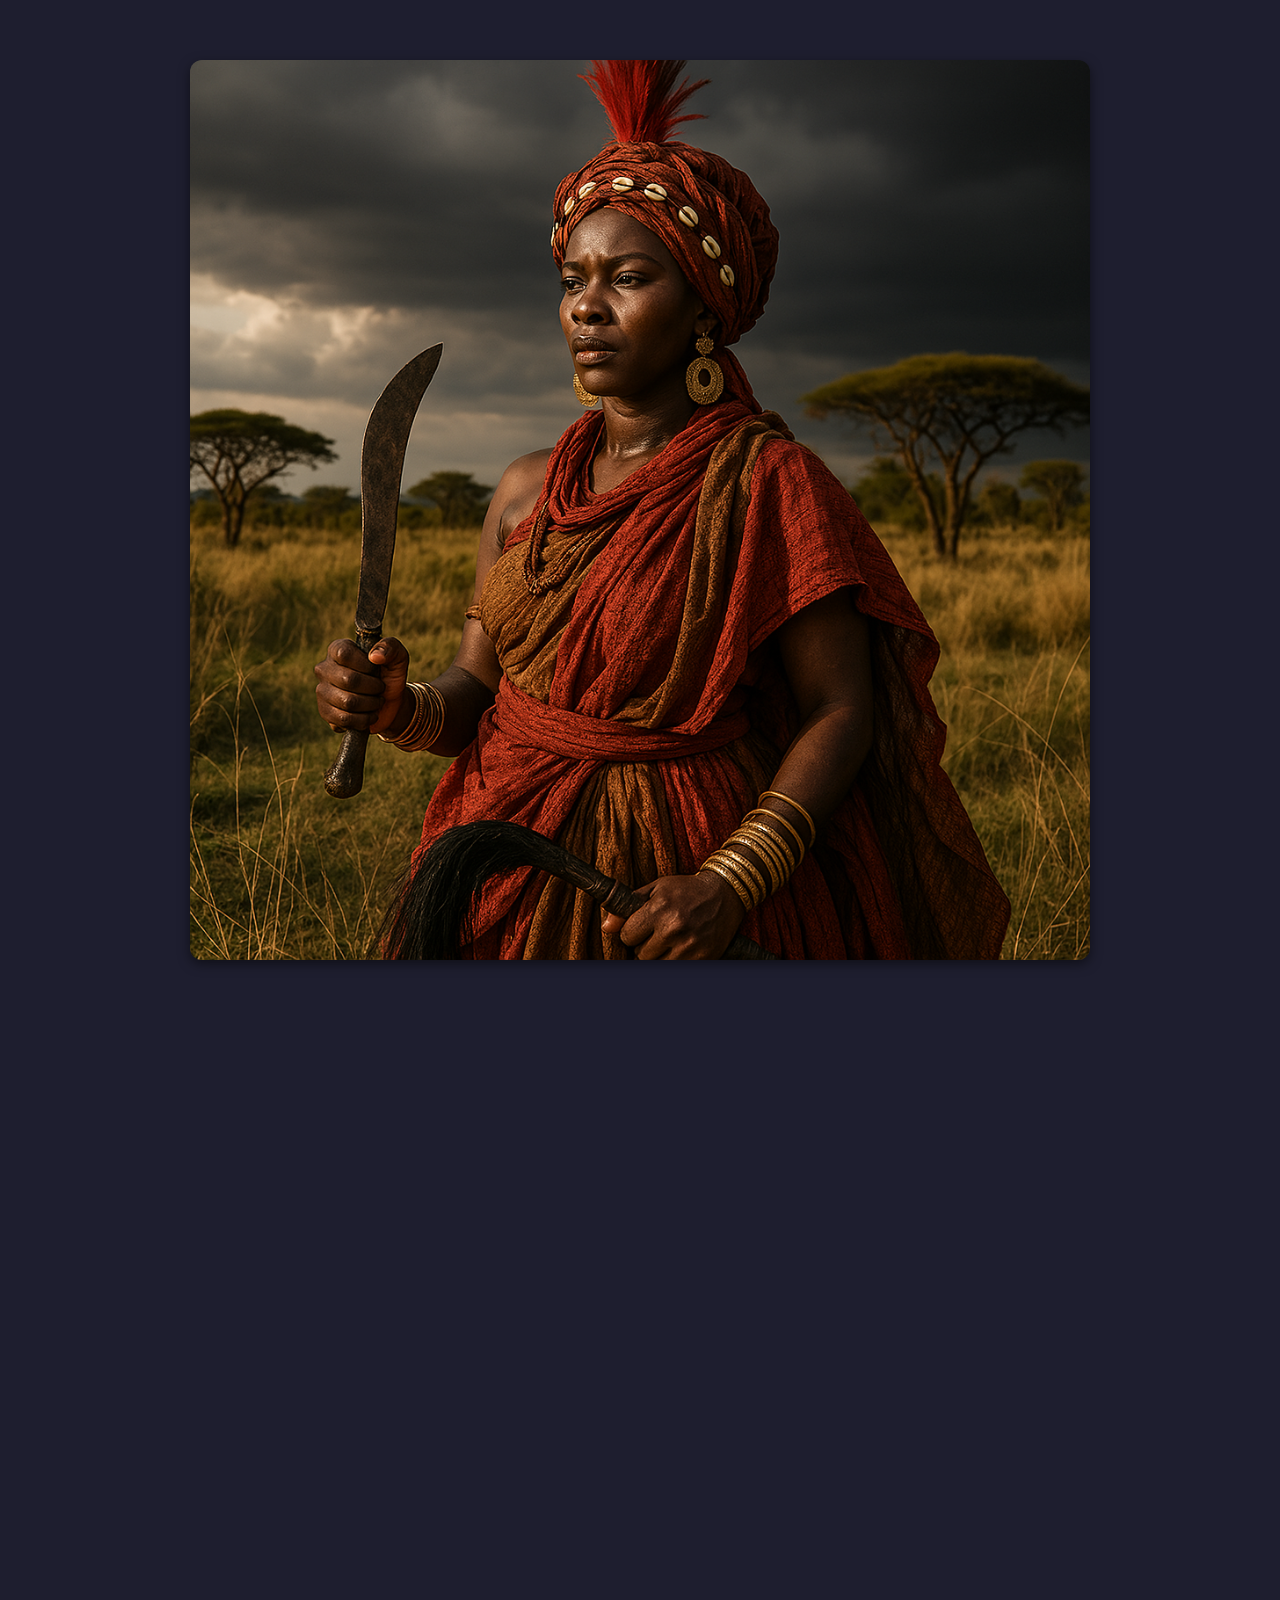
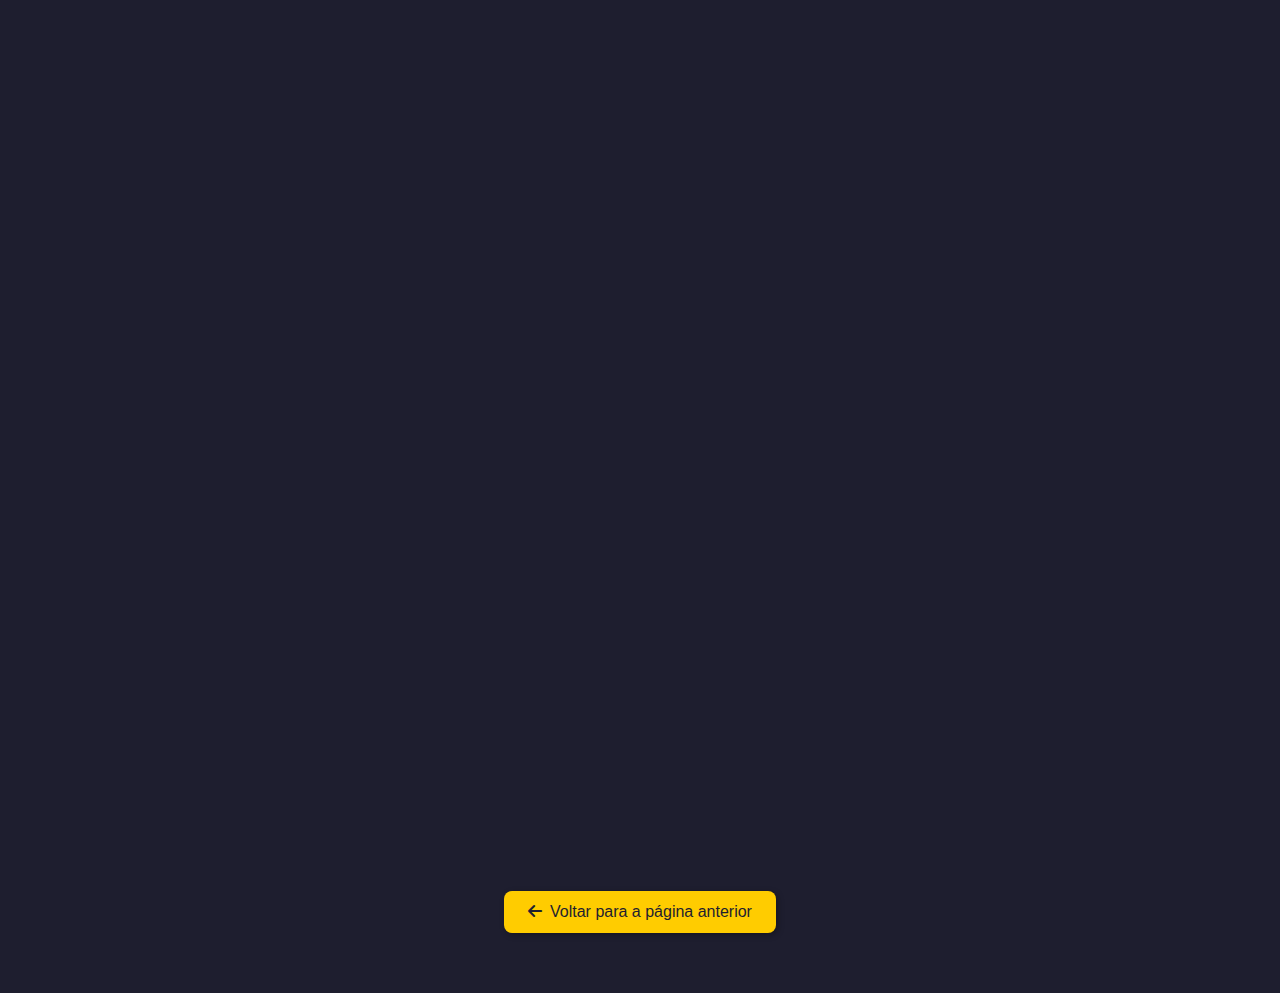
<file: oya-matamba.html>
<!DOCTYPE html>
<html lang="pt-br">
<head>
  <meta charset="UTF-8" />
  <meta name="viewport" content="width=device-width, initial-scale=1.0" />
  <title>Oyá Matamba - A Guerreira Mensageira entre os Mundos</title>
  <link rel="stylesheet" href="https://cdnjs.cloudflare.com/ajax/libs/font-awesome/6.0.0/css/all.min.css" />
  <style>
    body {
      margin: 0;
      padding: 0;
      font-family: 'Segoe UI', sans-serif;
      background-color: #1e1e2f;
      color: white;
      line-height: 1.6;
    }

    section {
      padding: 60px 20px;
      max-width: 900px;
      margin: auto;
    }

    h1, h2, h3 {
      color: #ffcc00;
      font-family: 'Georgia', serif;
      text-shadow: 1px 1px 2px black;
      text-align: center;
      margin-bottom: 30px;
    }

    p {
      text-align: justify;
      font-size: 1.1rem;
    }

    .animated {
      animation: fadeIn 1s ease-out forwards;
      opacity: 0;
    }

    @keyframes fadeIn {
      from { opacity: 0; transform: translateY(20px); }
      to { opacity: 1; transform: translateY(0); }
    }

    .delay-1 { animation-delay: 0.3s; }
    .delay-2 { animation-delay: 0.5s; }

    .btn-voltar {
      display: block;
      margin: 50px auto 0;
      padding: 12px 24px;
      background-color: #ffcc00;
      color: #1e1e2f;
      border: none;
      border-radius: 8px;
      font-size: 1rem;
      cursor: pointer;
      box-shadow: 2px 2px 6px rgba(0,0,0,0.3);
      transition: background-color 0.3s ease;
      text-align: center;
    }

    .btn-voltar:hover {
      background-color: #ffd700;
    }

    .btn-voltar i {
      margin-right: 8px;
    }

    em {
      color: #ccc;
    }
  </style>
</head>
<body>

  <section>
    <div style="text-align: center; margin-bottom: 30px;">
        <img src="img/imagem15.png" alt="Representação de Oyá-Iansã" style="
          max-width: 100%;
          height: auto;
          border-radius: 12px;
          box-shadow: 0 4px 12px rgba(0, 0, 0, 0.5);
        ">
      </div>

    <h2 class="animated delay-1">7. Oyá Matamba — A Guerreira Mensageira entre os Mundos</h2>

    <p class="animated delay-2">
      <strong>Oyá Matamba</strong> é uma das qualidades mais dinâmicas e espirituais de Oyá-Iansã. Seu nome remete ao antigo reino de Ndongo-Matamba, em Angola, 
      e sua força é profundamente cultuada na <strong>Umbanda</strong> e nos terreiros com influência de <strong>Angola e Congo</strong>.
    </p>

    <p class="animated delay-2">
      Ela é a <em>andarilha dos planos</em>, senhora da comunicação mediúnica, dos caminhos invisíveis, dos sonhos proféticos e das mensagens entre os mundos.
      Atua como <strong>mensageira espiritual</strong>, conectando vivos, mortos e divindades com leveza e sabedoria ancestral.
    </p>
    <h3 class="animated delay-2">🌍 Campo de atuação</h3>
    <p class="animated delay-2">
      Oyá Matamba atua em:
      <br>– O <strong>trânsito entre mundos</strong>: vivos e mortos, matéria e espírito, consciente e inconsciente;
      <br>– <strong>Comunicação mediúnica</strong> com guias, ancestrais e entidades;
      <br>– <strong>Proteção espiritual</strong> durante jornadas internas, viagens ou decisões importantes;
      <br>– Trabalhos de <strong>cura ancestral</strong> e reconexão com linhagens espirituais;
      <br>– <strong>Interpretação de sonhos, sinais e sincronicidades espirituais</strong>.
    </p>

    <h3 class="animated delay-2">🌀 Arquétipo espiritual e psicológico</h3>
    <p class="animated delay-2">
      Oyá Matamba representa:
      <br>– A sacerdotisa andarilha, que carrega mensagens sagradas;
      <br>– A mulher que fala com o invisível e traduz sua sabedoria;
      <br>– A alma que caminha com coragem por entre mundos;
      <br>– A mediunidade desperta em serviço da coletividade e do espírito.
    </p>

    <h3 class="animated delay-2">⚔️ Vestimenta e símbolos</h3>
    <p class="animated delay-2">
      Suas cores são vivas e espirituais: <strong>vermelho, branco, roxo ou vinho</strong>. Seus adereços incluem búzios, penas, lanças, bastões e guias cruzadas.
      Seus instrumentos são cajados, arcos de comunicação e sinos espirituais, usados para abrir caminhos entre os planos.
    </p>

    <h3 class="animated delay-2">🔔 Culto e rituais</h3>
    <p class="animated delay-2">
      Oyá Matamba é invocada em:
      <br>– Sessões de <strong>incorporação e desenvolvimento mediúnico</strong>;
      <br>– Trabalhos de <strong>cura espiritual, proteção e comunicação com guias</strong>;
      <br>– Caminhadas espirituais e decisões que exigem sabedoria e fé.
    </p>

    <p class="animated delay-2">
      Suas oferendas incluem frutas abertas, flores vermelhas e brancas, vinho tinto, comidas com dendê e elementos simbólicos como penas ou fitas.
    </p>

    <h3 class="animated delay-2">🪶 Quando buscar Oyá Matamba</h3>
    <p class="animated delay-2">
      Procure Oyá Matamba quando:
      <br>– Você sente um chamado espiritual e busca clareza;
      <br>– Está iniciando ou aprofundando seu caminho como médium;
      <br>– Precisa compreender mensagens dos seus guias ou ancestrais;
      <br>– Busca força para andar só, guiado pela fé e pela ancestralidade.
    </p>

    <p class="animated delay-2">
      Ela sopra no ouvido do espírito, guia na encruzilhada invisível e diz: <em>“Caminha. A palavra certa chegará no momento certo.”</em>
    </p>

    <button class="btn-voltar" onclick="history.back()">
      <i class="fas fa-arrow-left"></i>Voltar para a página anterior
    </button>
  </section>

</body>
</html>
</file>
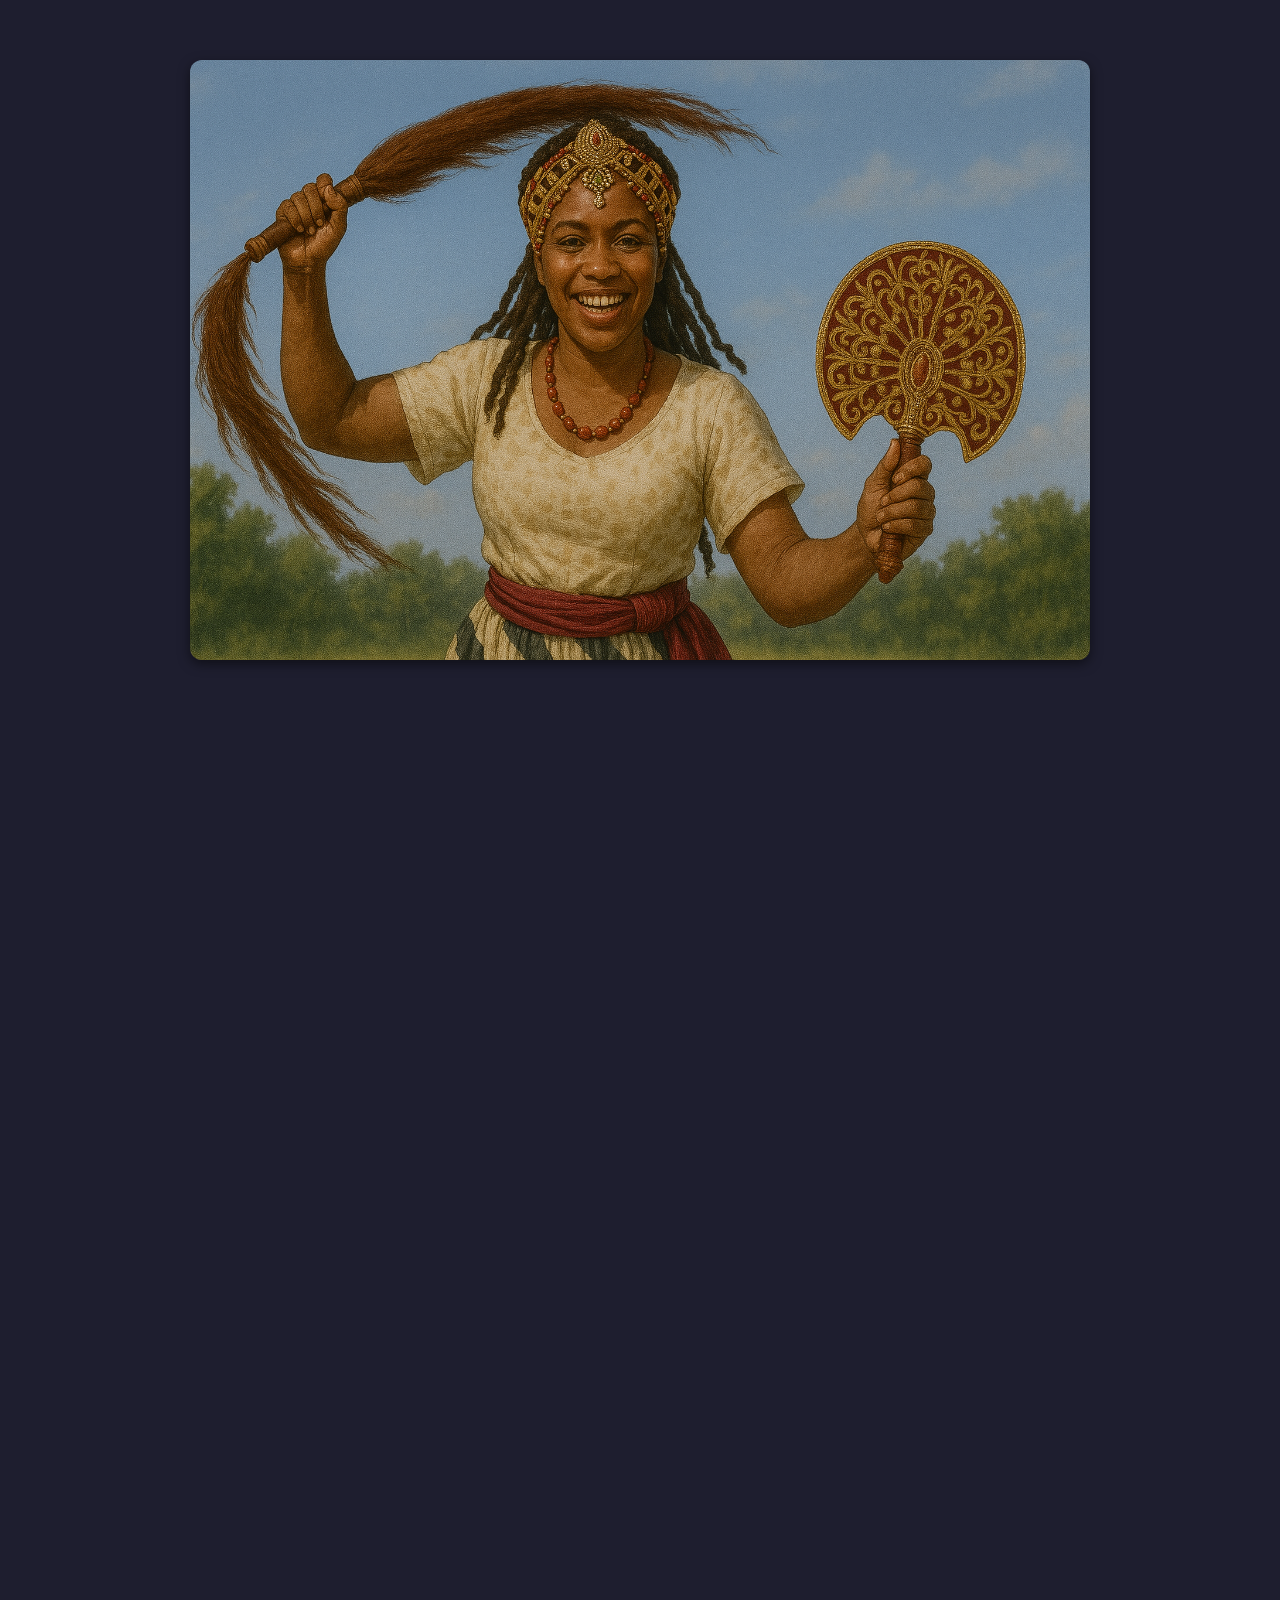
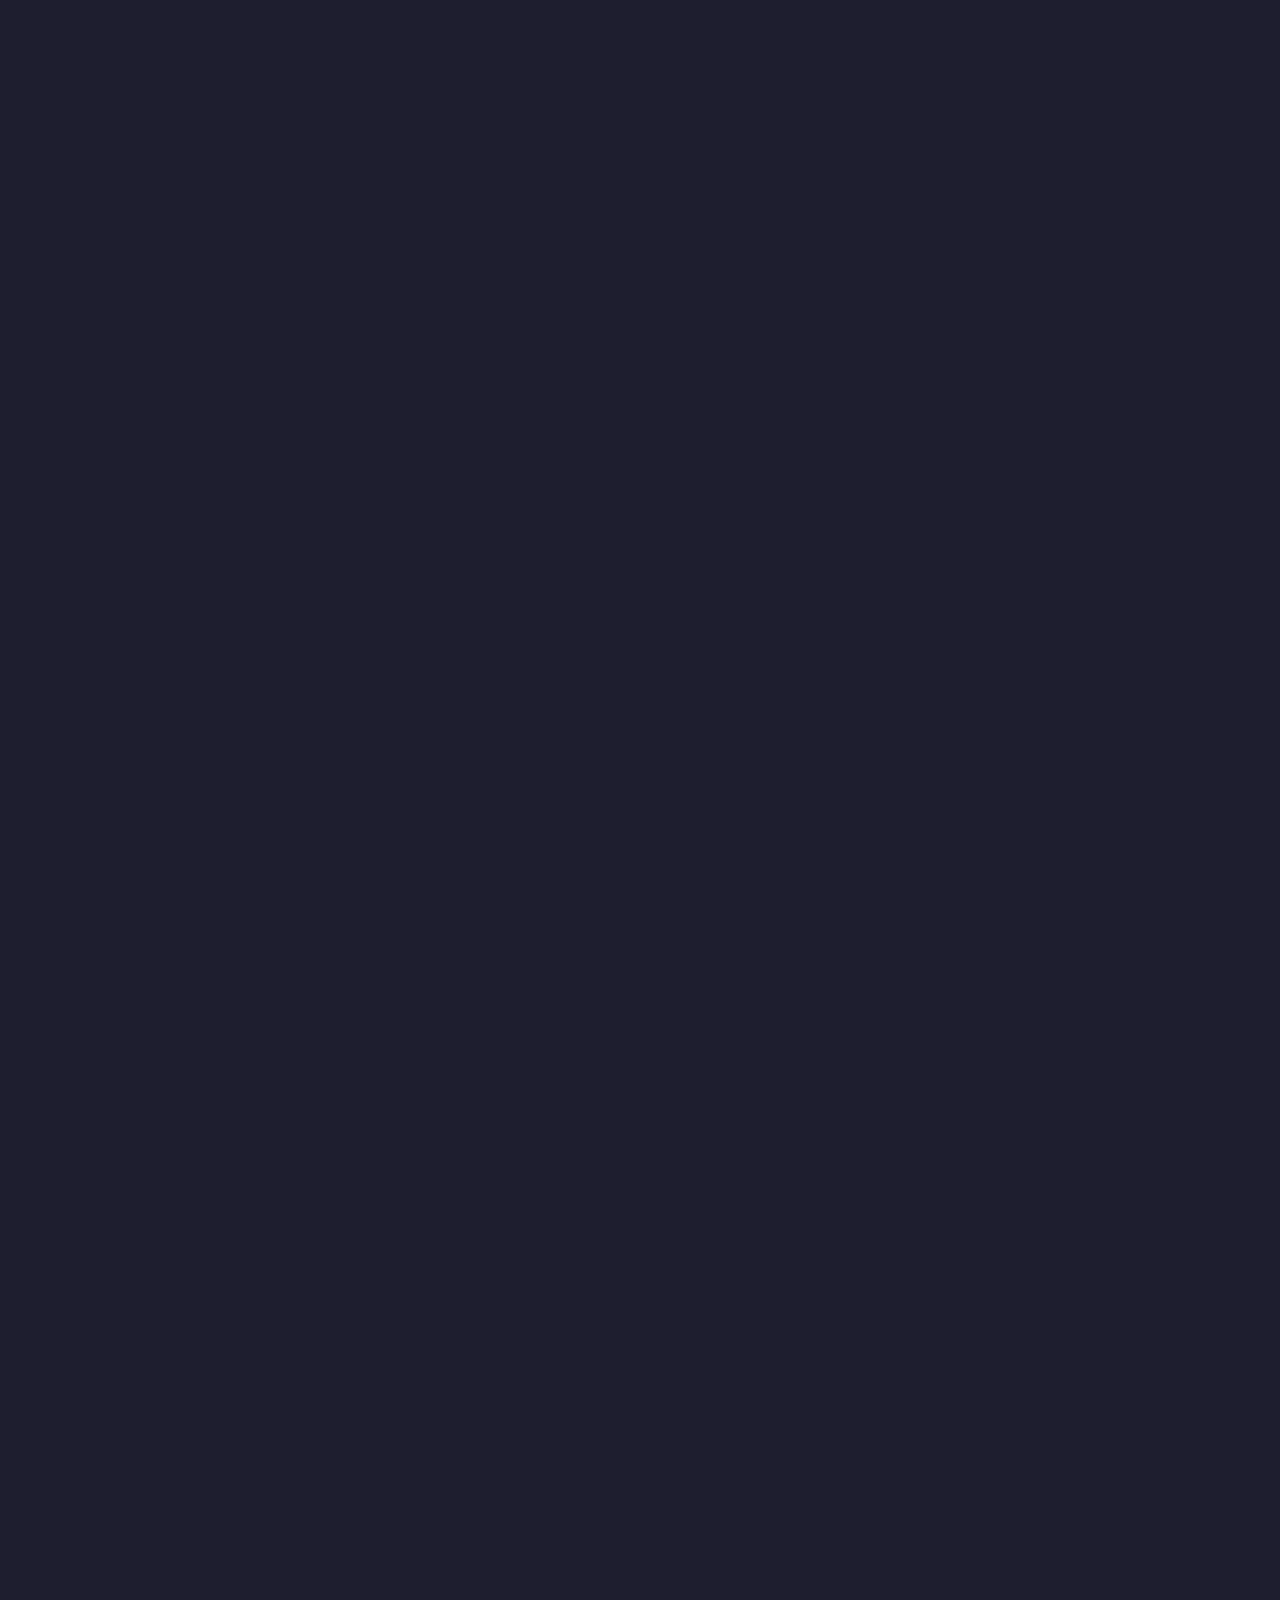
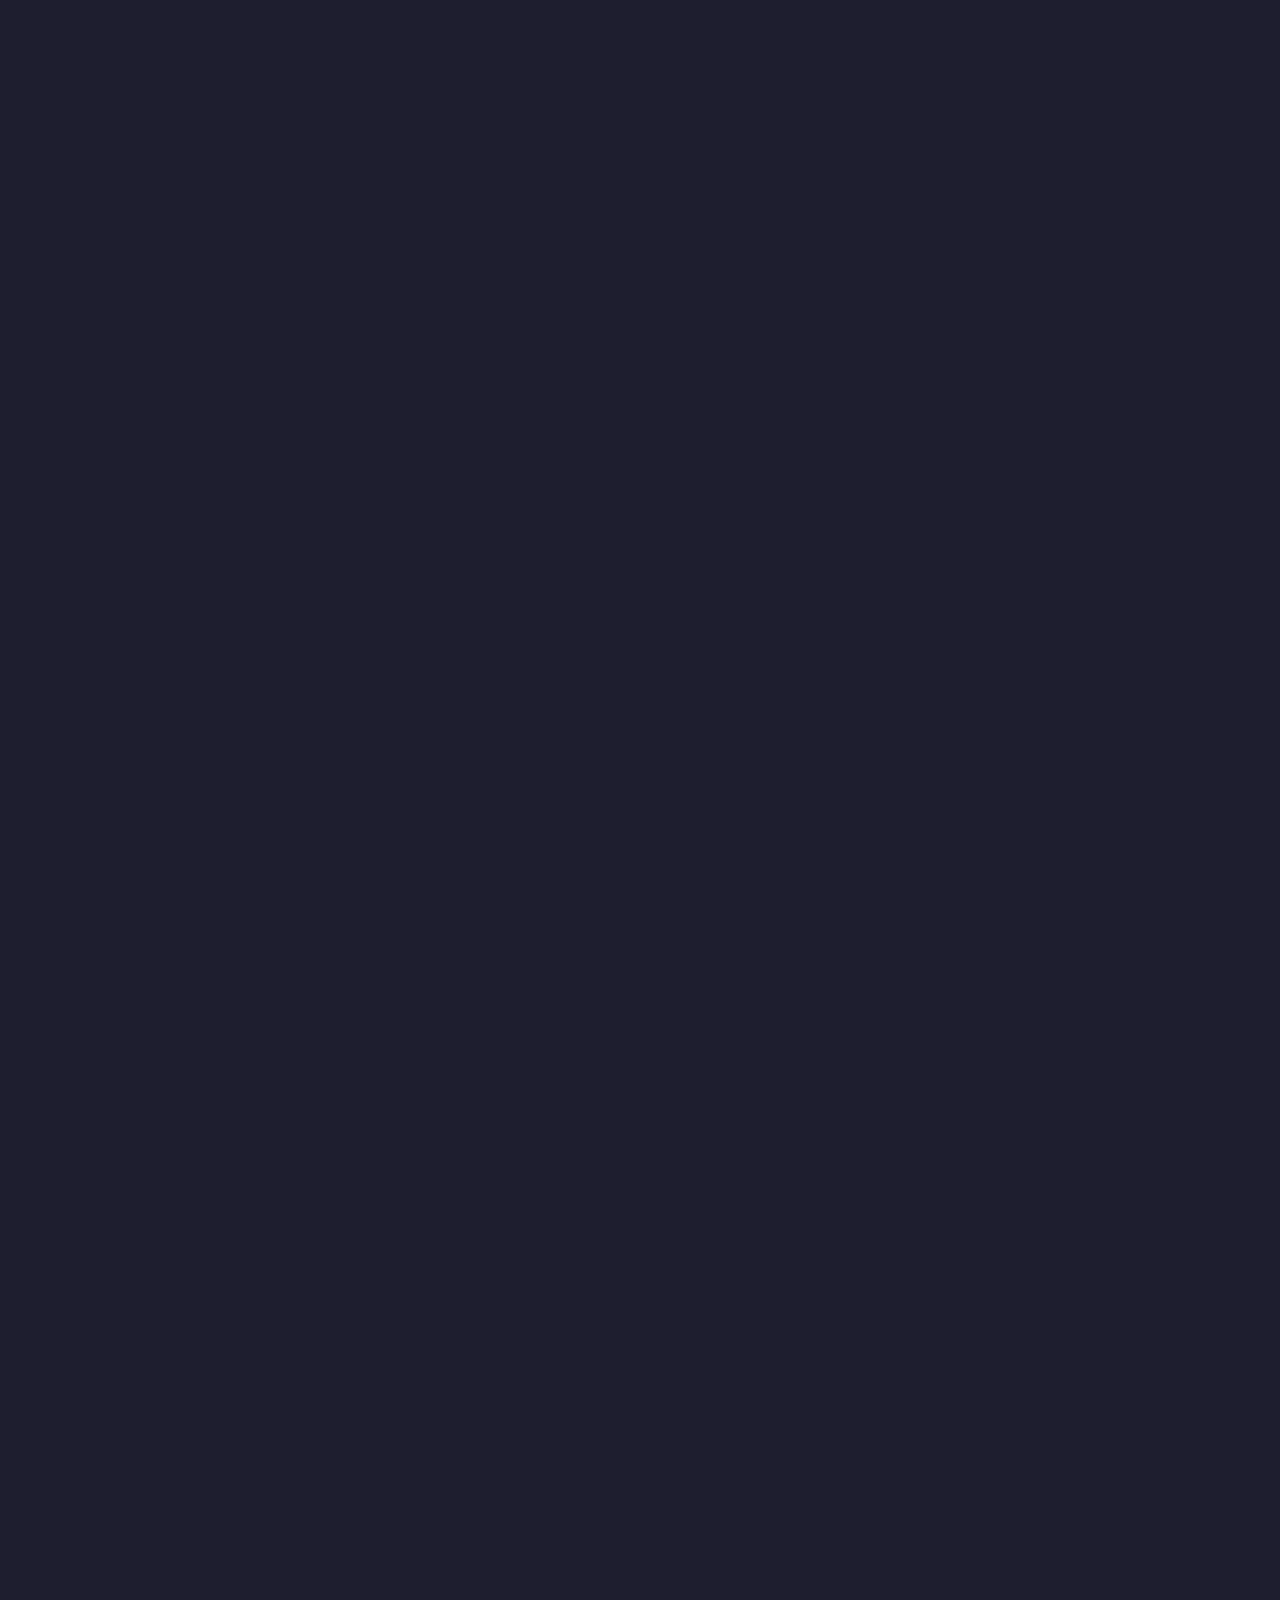
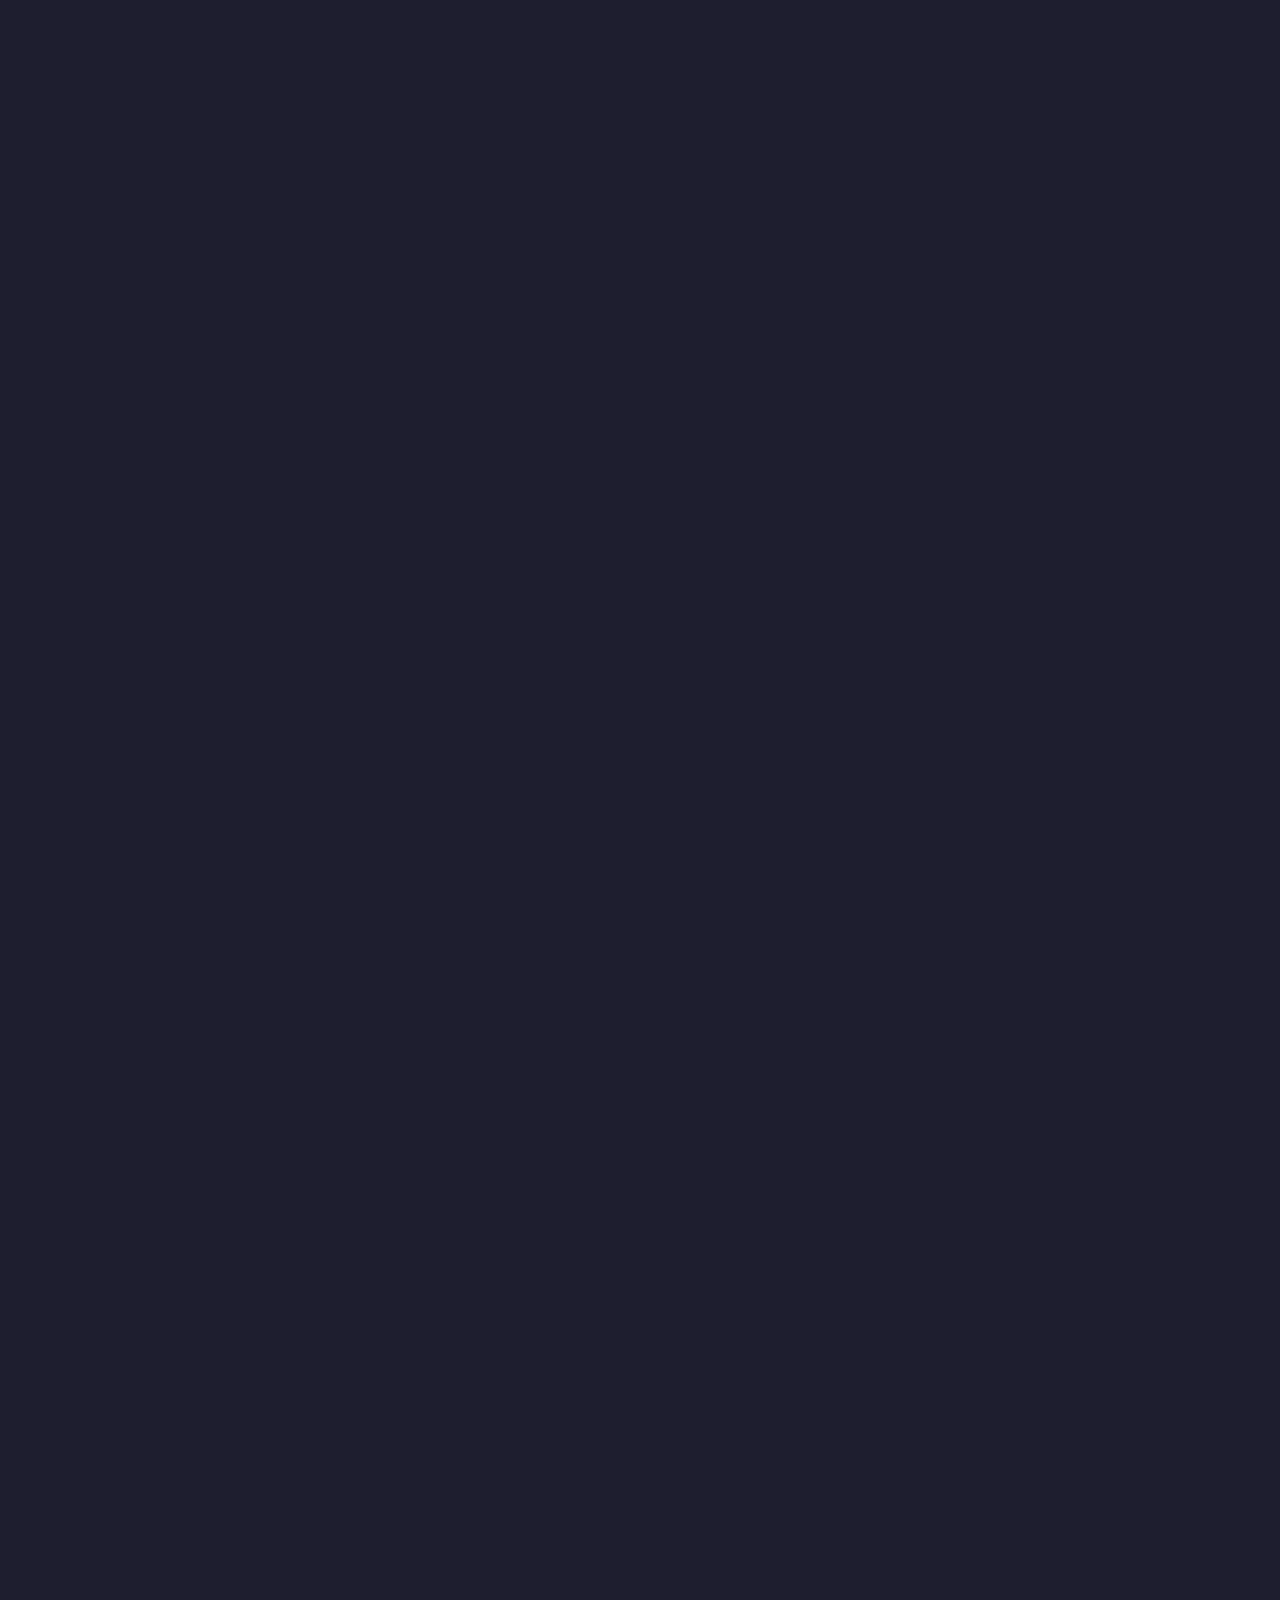
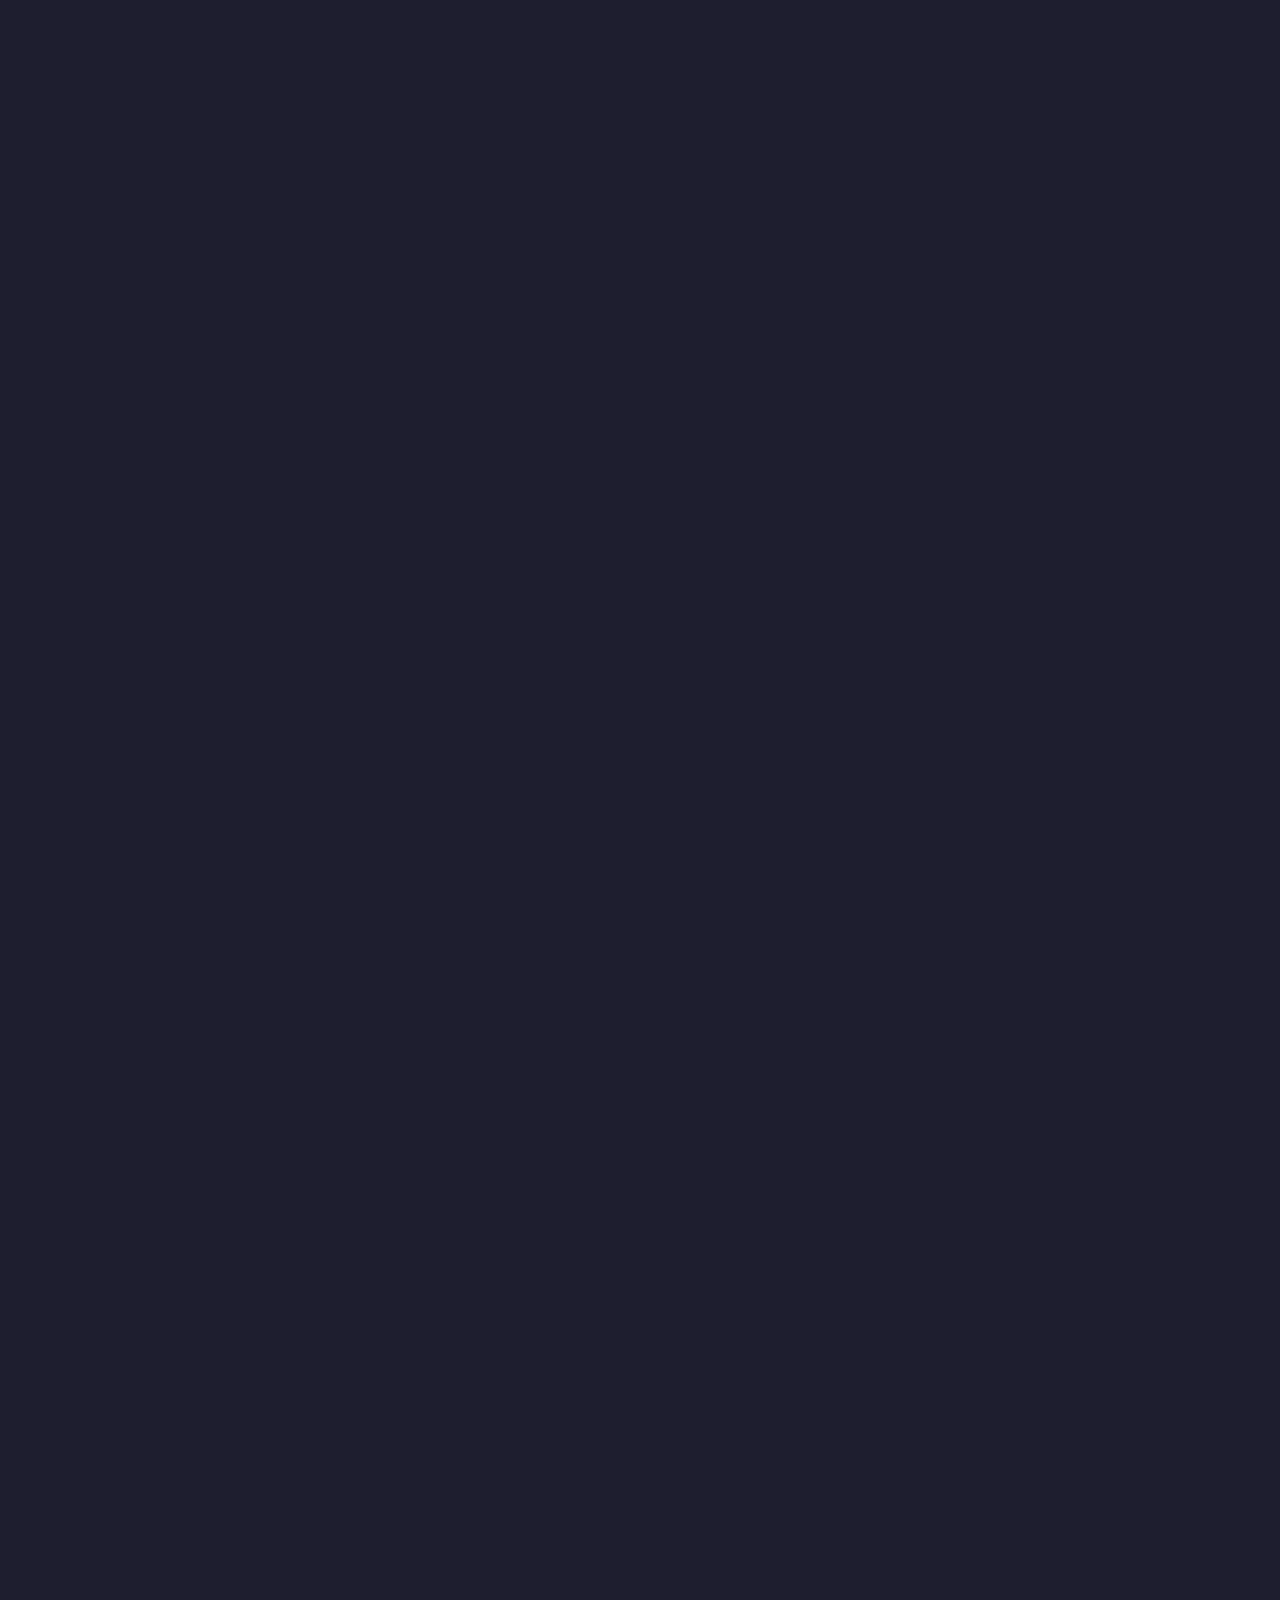
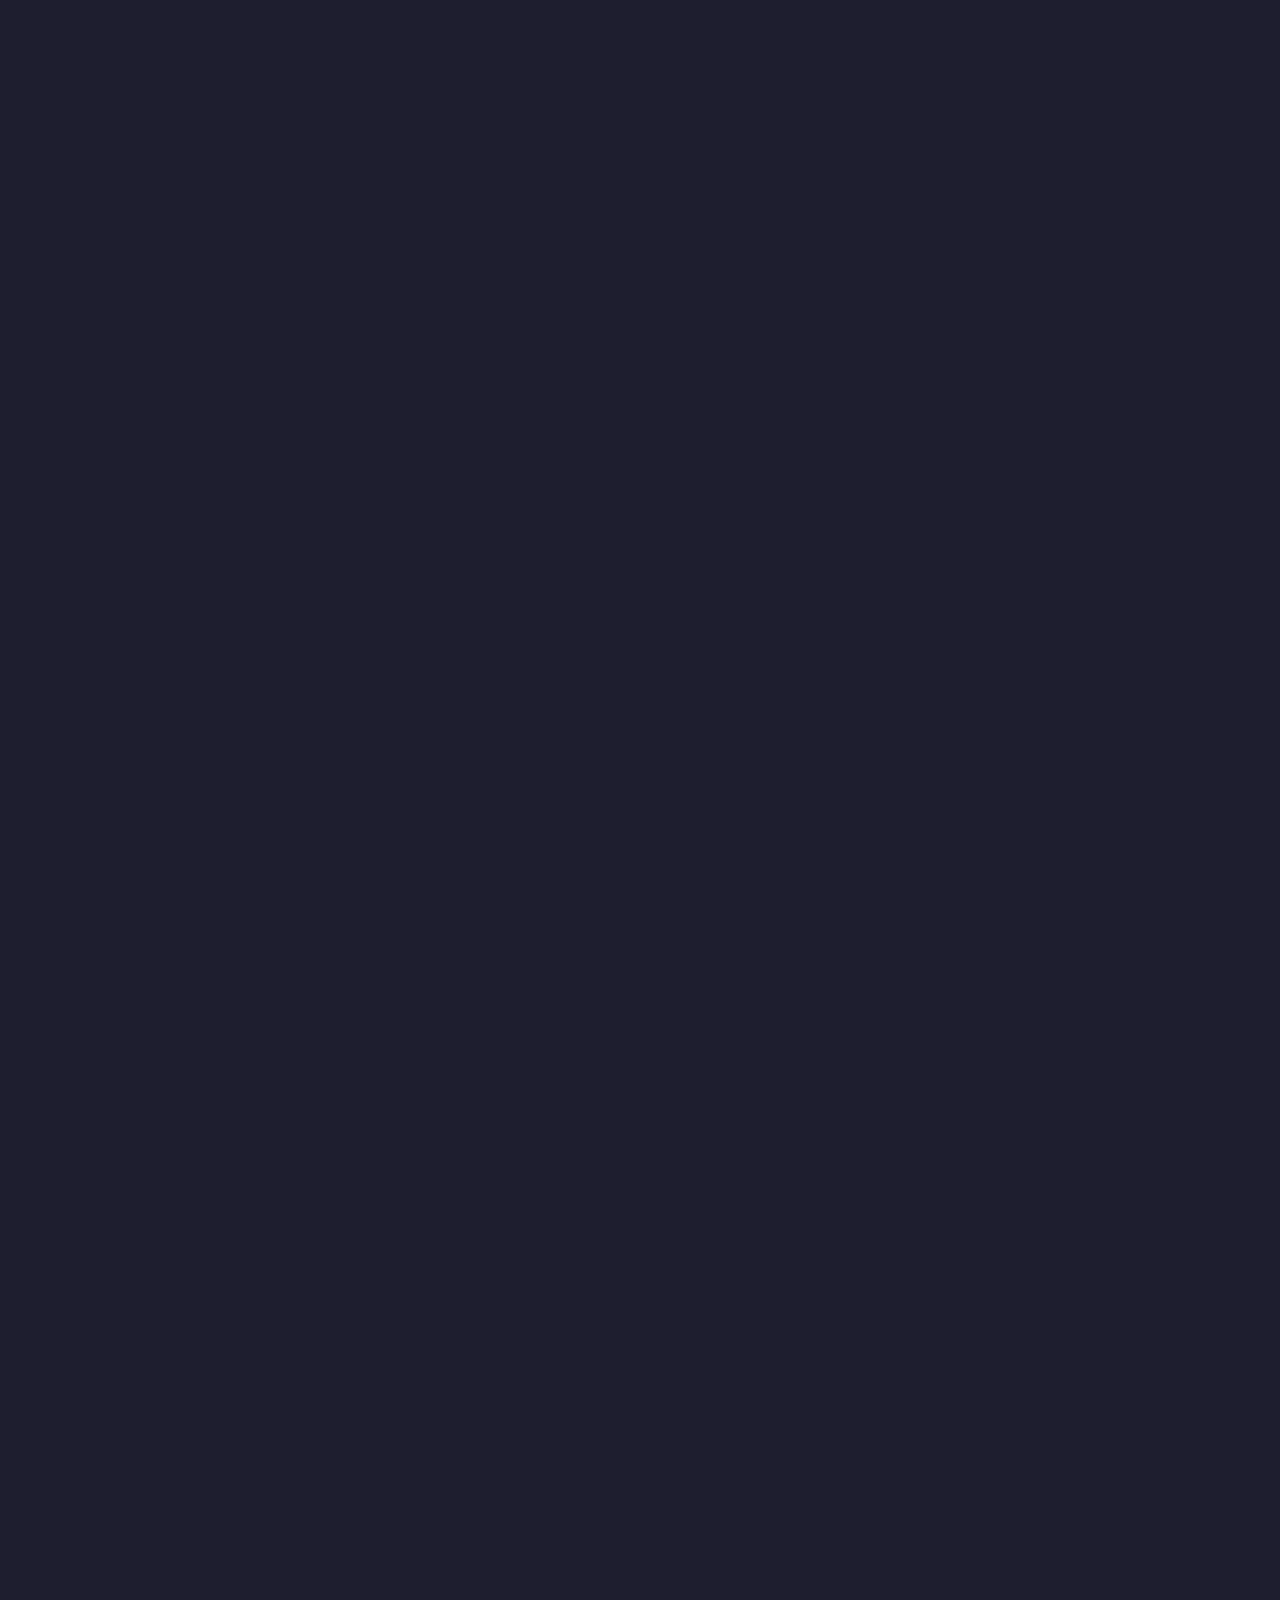
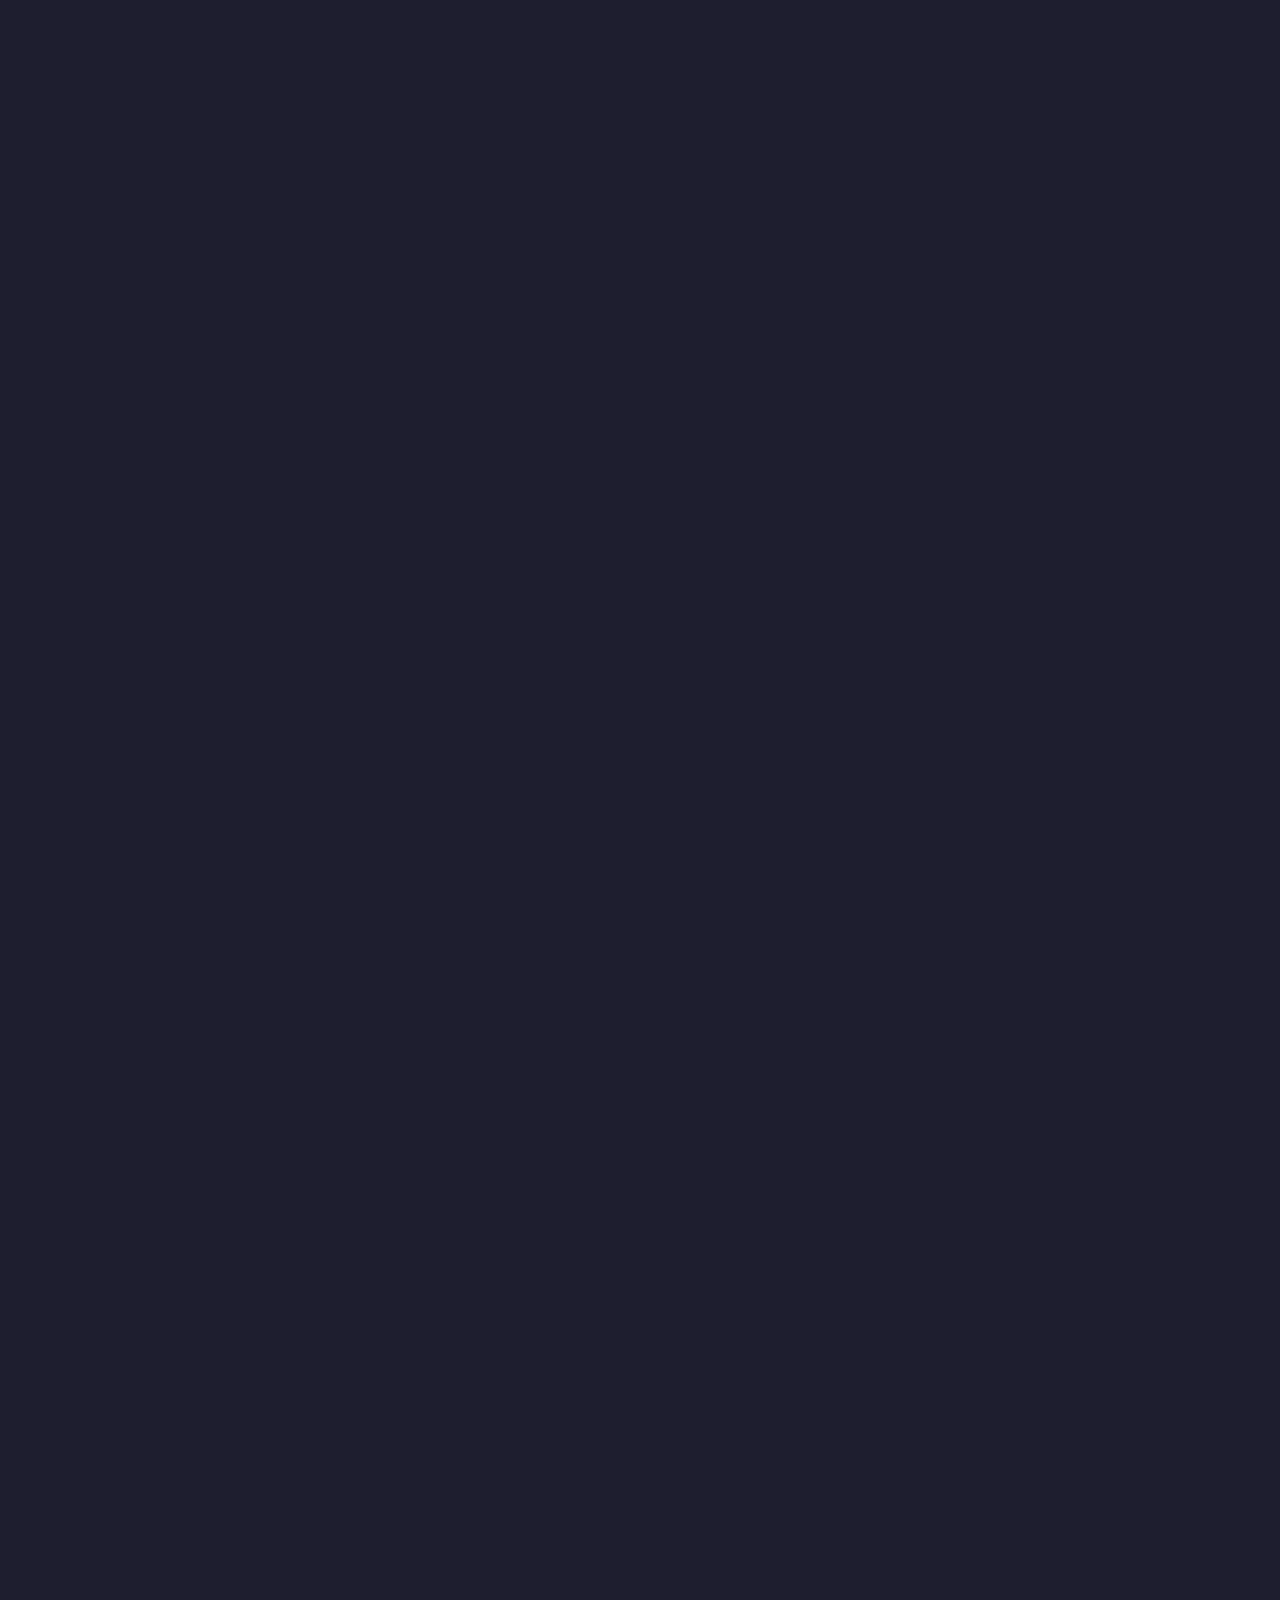
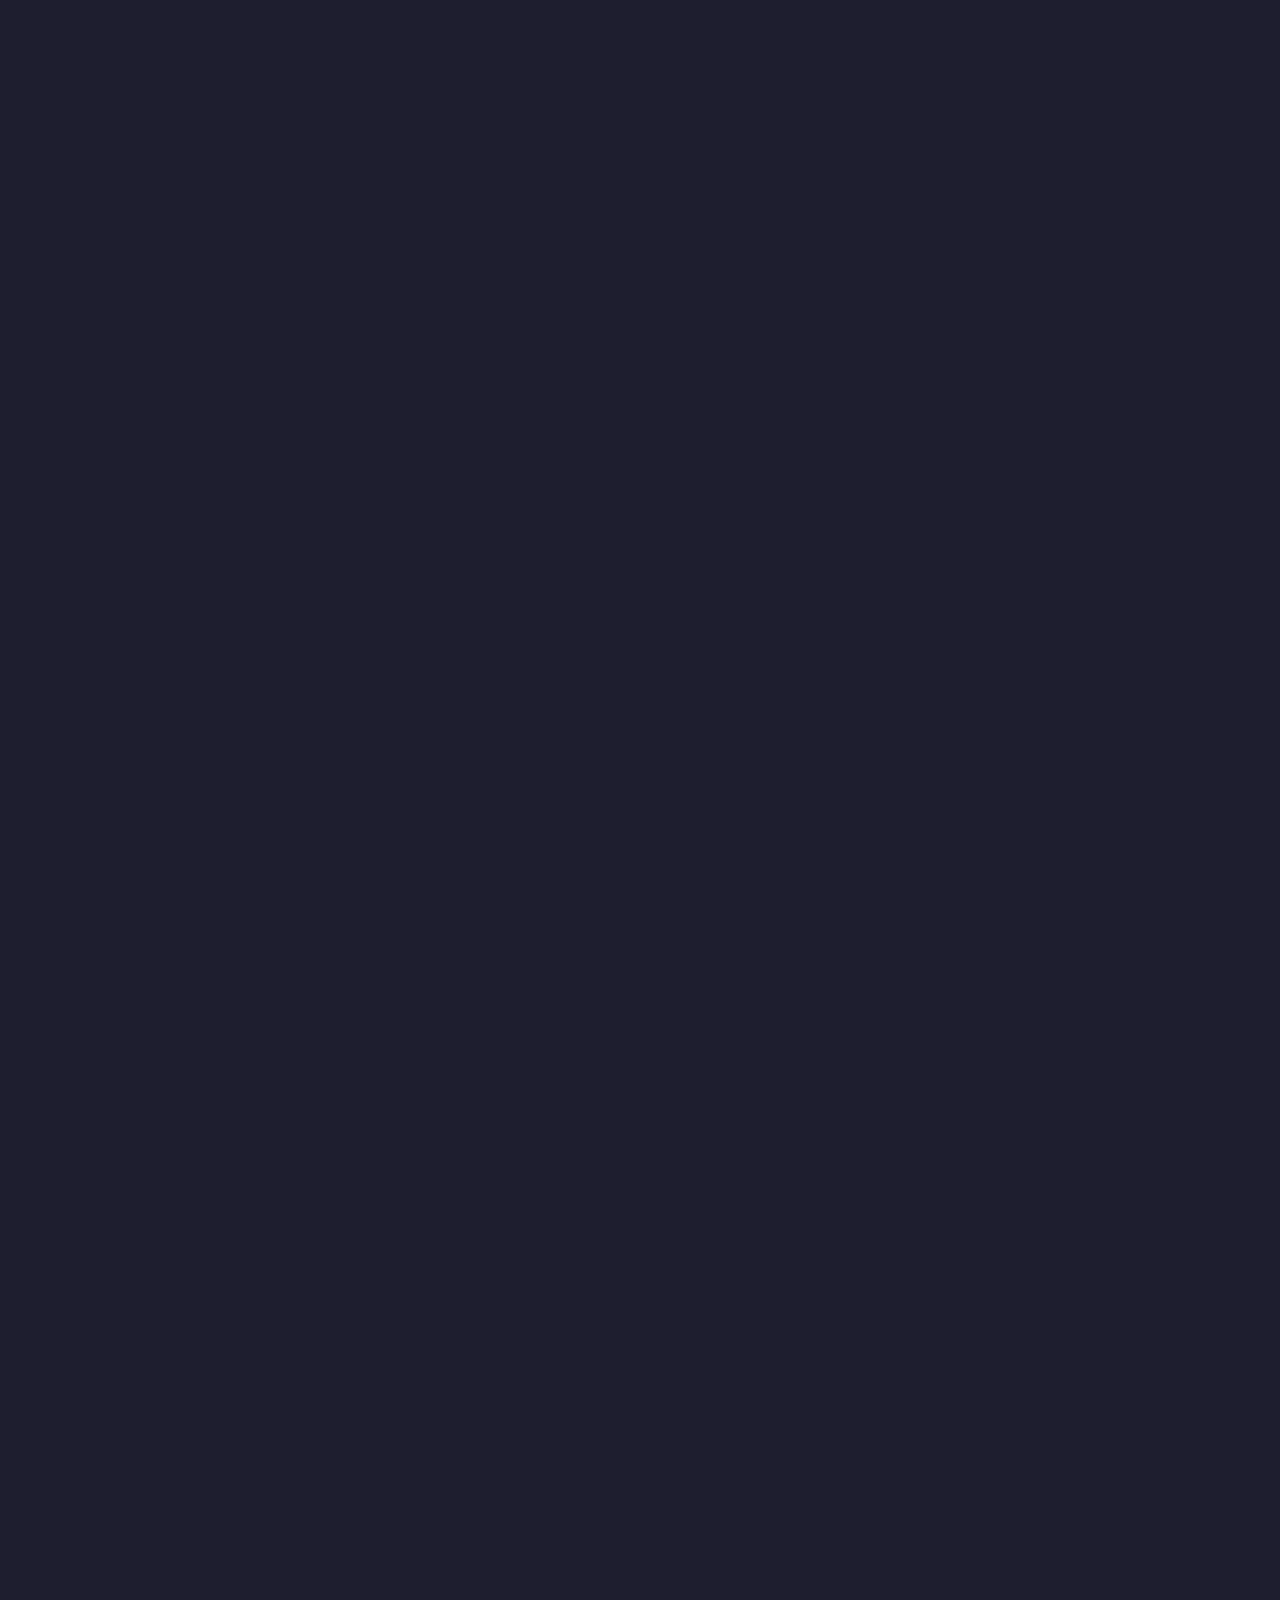
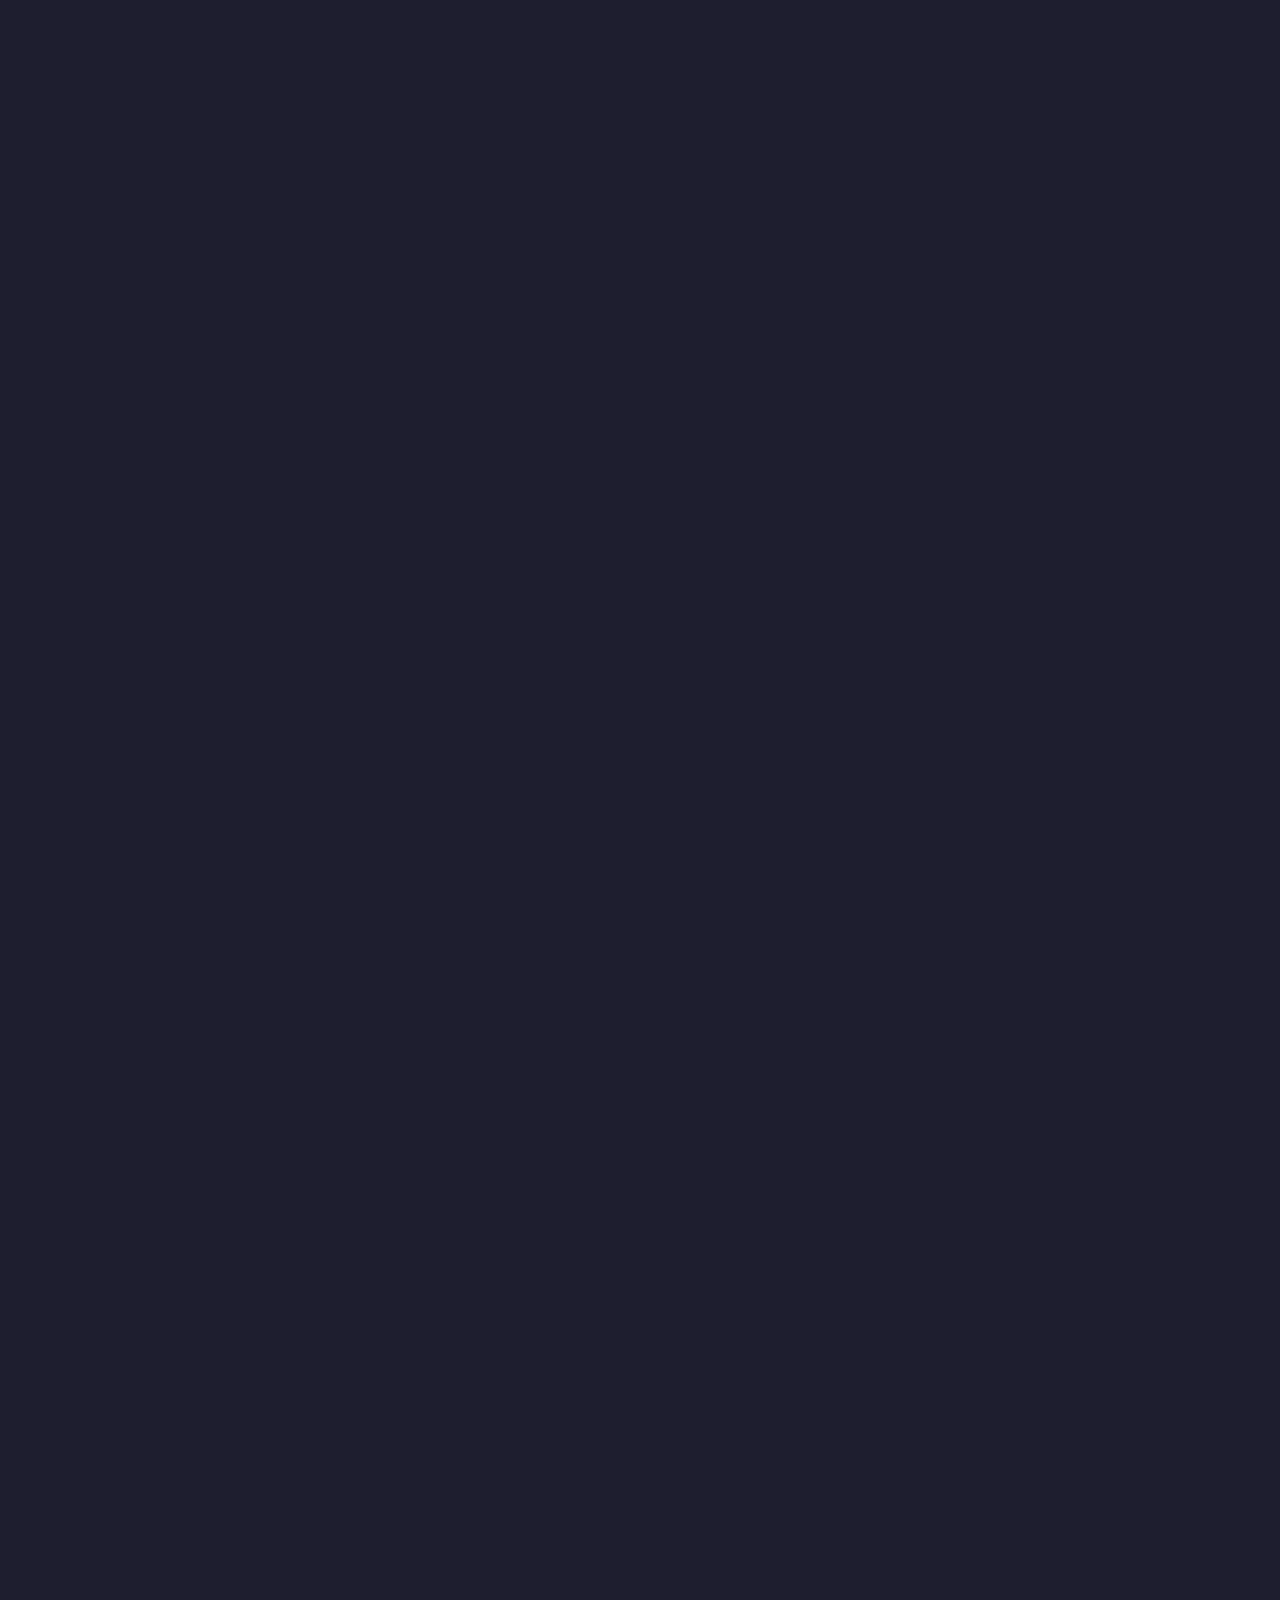
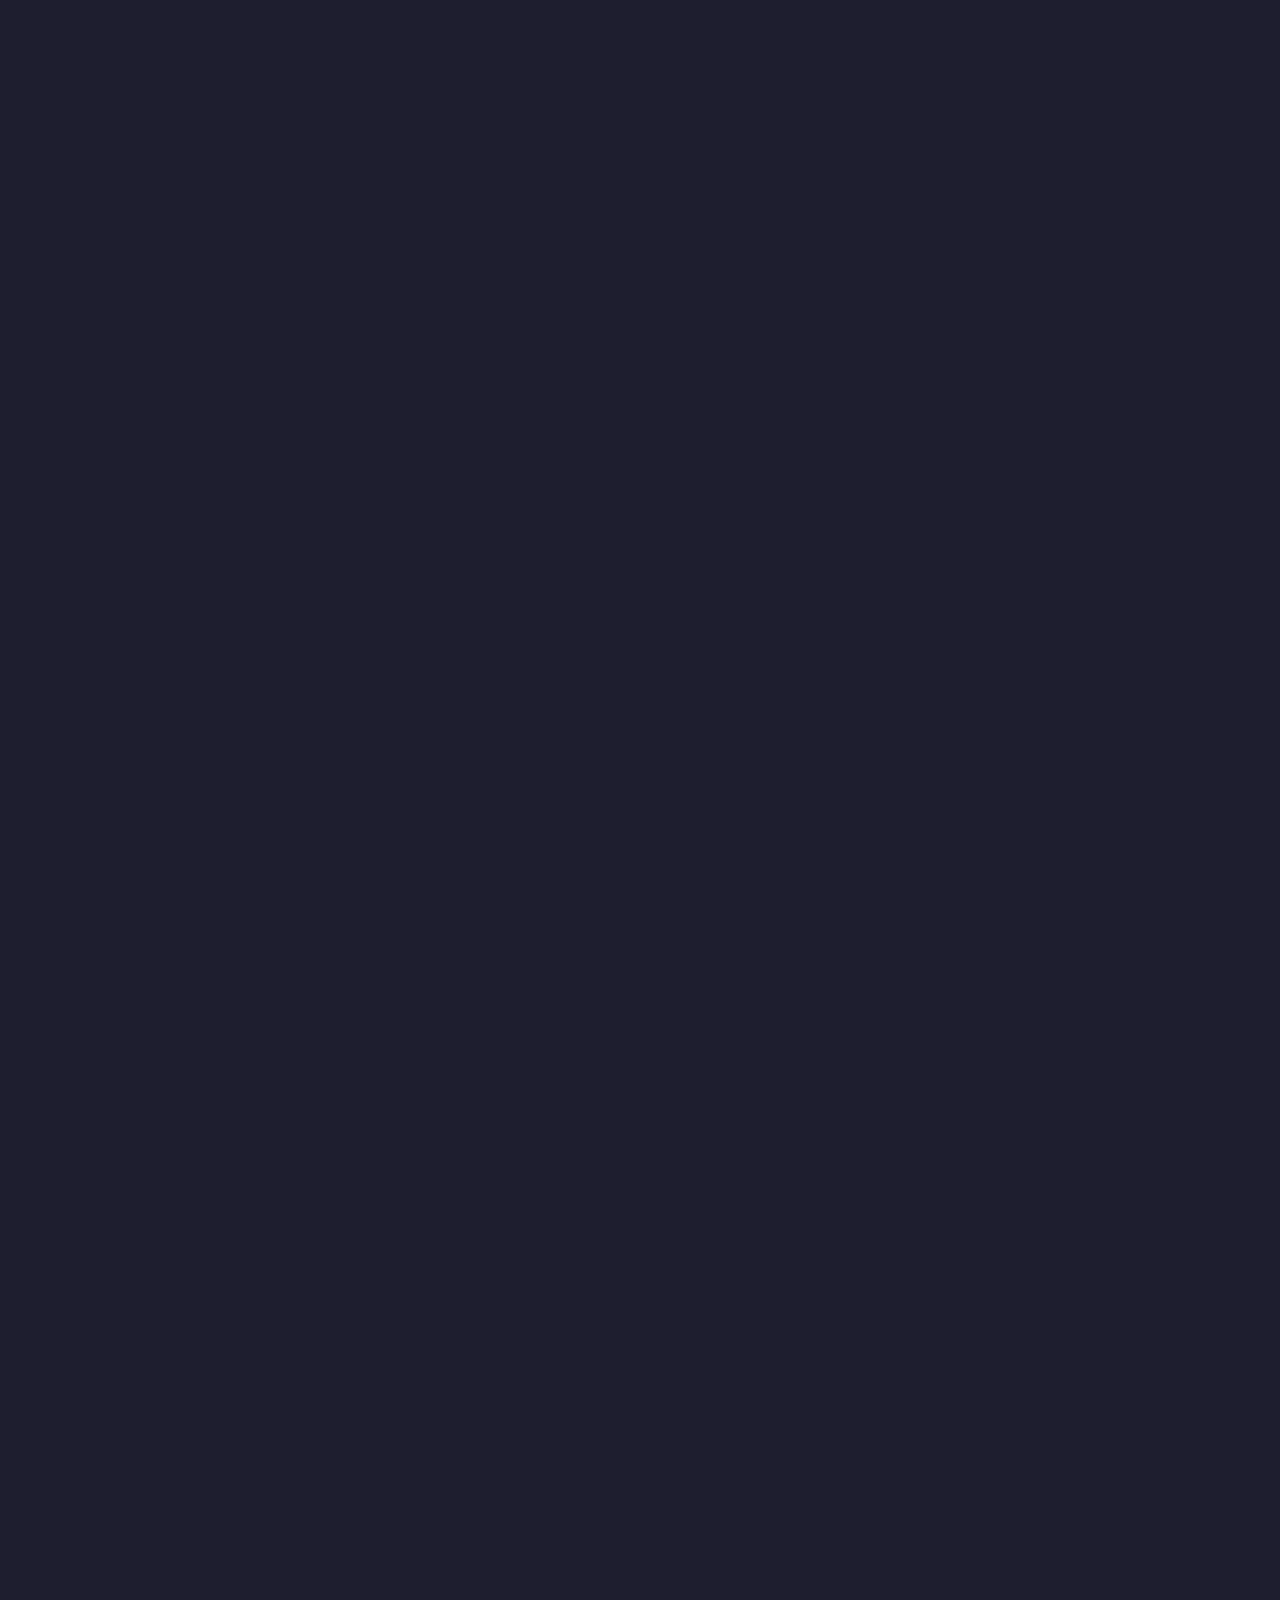
<file: oya-onira.html>
<!DOCTYPE html>
<html lang="pt-br">
<head>
  <meta charset="UTF-8" />
  <meta name="viewport" content="width=device-width, initial-scale=1.0" />
  <title>Oyá Onira - A Rainha da Sabedoria e da Autoridade</title>
  <link rel="stylesheet" href="https://cdnjs.cloudflare.com/ajax/libs/font-awesome/6.0.0/css/all.min.css" />
  <style>
    body {
      margin: 0;
      padding: 0;
      font-family: 'Segoe UI', sans-serif;
      background-color: #1e1e2f;
      color: white;
      line-height: 1.6;
    }

    section {
      padding: 60px 20px;
      max-width: 900px;
      margin: auto;
    }

    h1, h2, h3 {
      color: #ffcc00;
      font-family: 'Georgia', serif;
      text-shadow: 1px 1px 2px black;
      text-align: center;
      margin-bottom: 30px;
    }

    p {
      text-align: justify;
      font-size: 1.1rem;
    }

    .animated {
      animation: fadeIn 1s ease-out forwards;
      opacity: 0;
    }

    @keyframes fadeIn {
      from { opacity: 0; transform: translateY(20px); }
      to { opacity: 1; transform: translateY(0); }
    }

    .delay-1 { animation-delay: 0.3s; }
    .delay-2 { animation-delay: 0.5s; }

    .btn-voltar {
      display: block;
      margin: 50px auto 0;
      padding: 12px 24px;
      background-color: #ffcc00;
      color: #1e1e2f;
      border: none;
      border-radius: 8px;
      font-size: 1rem;
      cursor: pointer;
      box-shadow: 2px 2px 6px rgba(0,0,0,0.3);
      transition: background-color 0.3s ease;
      text-align: center;
    }

    .btn-voltar:hover {
      background-color: #ffd700;
    }

    .btn-voltar i {
      margin-right: 8px;
    }

    em {
      color: #ccc;
    }
  </style>
</head>
<body>

  <section>
    <div style="text-align: center; margin-bottom: 30px;">
      <img src="img/imagem16.png" alt="Representação de Oyá-Iansã" style="
        max-width: 100%;
        height: auto;
        border-radius: 12px;
        box-shadow: 0 4px 12px rgba(0, 0, 0, 0.5);
      ">
    </div>

    <h2 class="animated delay-1">👑 Oyá Onira — A Rainha do Poder e da Sabedoria</h2>

    <p class="animated delay-2">
      Oyá Onira é uma das manifestações mais nobres e majestosas de Oyá-Iansã. Seu nome significa <strong>"Oyá da Cidade dos Reis"</strong>, pois está diretamente relacionada ao conceito de <strong>liderança espiritual, dignidade, soberania e sabedoria ancestral</strong>.
    </p>
    
    <p class="animated delay-2">
      Essa qualidade representa o arquétipo da <strong>rainha conselheira</strong>, que governa com firmeza, mas também com justiça, equilíbrio e inteligência. Ela não conquista pelo grito, mas pela autoridade natural que emana da sua presença e da sua visão ampla.
    </p>
    
    <h3 class="animated delay-2">🏫 Campo de atuação</h3>
    <p class="animated delay-2">
      Oyá Onira atua em:
      <br>– Sabedoria feminina madura e consciente;
      <br>– Liderança espiritual e social;
      <br>– Tomada de decisões com responsabilidade;
      <br>– Construção de autoridade e respeito;
      <br>– Organização de comunidades e famílias.
    </p>
    
    <p class="animated delay-2">
      Ela é invocada quando alguém precisa assumir seu lugar com honra e agir com ética e firmeza.
    </p>
    
    <h3 class="animated delay-2">👑 Como e por que Oyá Onira atua na sabedoria feminina madura e consciente</h3>
    <p class="animated delay-2">
      A energia de Oyá Onira se manifesta nos momentos em que a mulher deixa de buscar aprovação externa e passa a governar a própria vida a partir da experiência, da intuição refinada e da inteligência emocional lapidada pelo tempo. Ela não representa apenas o poder feminino — mas o <strong>poder consciente</strong>, guiado pela sabedoria, não pela impulsividade.
    </p>
    <p class="animated delay-2">
      Oyá Onira é aquela que já atravessou as tempestades, aprendeu com os ventos e agora observa o mundo do alto de sua maturidade.
    </p>
    
    <h3 class="animated delay-2">🧠 O que é “sabedoria feminina madura e consciente”?</h3>
    <table class="animated delay-2" style="width: 100%; border-collapse: collapse; margin-top: 20px;">
      <thead>
        <tr style="background-color: #2e2e40;">
          <th style="padding: 10px; border: 1px solid #444; color: #ffcc00;">Conceito</th>
          <th style="padding: 10px; border: 1px solid #444; color: #ffcc00;">Descrição clara e objetiva</th>
        </tr>
      </thead>
      <tbody>
        <tr><td style="padding: 10px; border: 1px solid #444;">🎓 Maturidade espiritual</td><td style="padding: 10px; border: 1px solid #444;">Capacidade de agir com discernimento e equilíbrio, mesmo diante do caos</td></tr>
        <tr><td style="padding: 10px; border: 1px solid #444;">👁️ Visão ampla</td><td style="padding: 10px; border: 1px solid #444;">Não reage ao imediato — enxerga o cenário completo antes de decidir</td></tr>
        <tr><td style="padding: 10px; border: 1px solid #444;">🗣️ Comunicação consciente</td><td style="padding: 10px; border: 1px solid #444;">Fala o necessário, com firmeza e empatia</td></tr>
        <tr><td style="padding: 10px; border: 1px solid #444;">💞 Soberania emocional</td><td style="padding: 10px; border: 1px solid #444;">Sabe o que sente e não se deixa dominar por reações impulsivas</td></tr>
        <tr><td style="padding: 10px; border: 1px solid #444;">🌀 Intuição refinada</td><td style="padding: 10px; border: 1px solid #444;">Ouve os sinais internos e age de forma estratégica</td></tr>
      </tbody>
    </table>
    
    <h3 class="animated delay-2">🔮 Atuação espiritual de Oyá Onira na vida da mulher madura</h3>
    <table class="animated delay-2" style="width: 100%; border-collapse: collapse; margin-top: 20px;">
      <thead>
        <tr style="background-color: #2e2e40;">
          <th style="padding: 10px; border: 1px solid #444; color: #ffcc00;">Área da Vida</th>
          <th style="padding: 10px; border: 1px solid #444; color: #ffcc00;">Como Oyá Onira atua</th>
          <th style="padding: 10px; border: 1px solid #444; color: #ffcc00;">Resultado energético e emocional</th>
        </tr>
      </thead>
      <tbody>
        <tr><td style="padding: 10px; border: 1px solid #444;">💼 Liderança pessoal</td><td style="padding: 10px; border: 1px solid #444;">Fortalece a autoridade interna e poder de decisão</td><td style="padding: 10px; border: 1px solid #444;">Confiança, postura, comando</td></tr>
        <tr><td style="padding: 10px; border: 1px solid #444;">🧘‍♀️ Autoconhecimento</td><td style="padding: 10px; border: 1px solid #444;">Ilumina padrões e ativa a lucidez sobre o próprio caminho</td><td style="padding: 10px; border: 1px solid #444;">Clareza sobre si mesma e propósito</td></tr>
        <tr><td style="padding: 10px; border: 1px solid #444;">🤝 Relações afetivas</td><td style="padding: 10px; border: 1px solid #444;">Ensina a colocar limites com nobreza</td><td style="padding: 10px; border: 1px solid #444;">Respeito mútuo, vínculos verdadeiros</td></tr>
        <tr><td style="padding: 10px; border: 1px solid #444;">🕊 Cura ancestral feminina</td><td style="padding: 10px; border: 1px solid #444;">Liberta de padrões herdados limitantes</td><td style="padding: 10px; border: 1px solid #444;">Reconciliação com a própria linhagem</td></tr>
        <tr><td style="padding: 10px; border: 1px solid #444;">📚 Sabedoria prática</td><td style="padding: 10px; border: 1px solid #444;">Inspira escolhas que unem lógica e sensibilidade</td><td style="padding: 10px; border: 1px solid #444;">Vida mais estável e coerente</td></tr>
      </tbody>
    </table>
    
    <p class="animated delay-2">
      ✨ <strong>Por que Oyá Onira é a guardiã da sabedoria feminina?</strong><br>
      Porque ela representa o ponto em que o feminino se encontra com o sagrado poder da palavra, da presença e da consciência. Diferente de manifestações mais impulsivas de Oyá, Onira não precisa provar nada. Sua força está na profundidade, não no volume.<br>
      Ela ensina que:<br>
      <strong>🗝️ “A verdadeira autoridade não se impõe — se reconhece.”</strong>
    </p>
    
    <h3 class="animated delay-2">📜 Sinais de que Oyá Onira está atuando na vida de uma mulher:</h3>
    <table class="animated delay-2" style="width: 100%; border-collapse: collapse; margin-top: 20px;">
      <thead>
        <tr style="background-color: #2e2e40;">
          <th style="padding: 10px; border: 1px solid #444; color: #ffcc00;">Sinal percebido</th>
          <th style="padding: 10px; border: 1px solid #444; color: #ffcc00;">Interpretação espiritual</th>
        </tr>
      </thead>
      <tbody>
        <tr><td style="padding: 10px; border: 1px solid #444;">💬 Postura mais firme e centrada</td><td style="padding: 10px; border: 1px solid #444;">A mulher começa a falar com mais clareza e propósito</td></tr>
        <tr><td style="padding: 10px; border: 1px solid #444;">🧍‍♀️ Vontade de estar só sem solidão</td><td style="padding: 10px; border: 1px solid #444;">Descoberta do próprio valor sem dependência externa</td></tr>
        <tr><td style="padding: 10px; border: 1px solid #444;">🔥 Cortes definitivos e conscientes</td><td style="padding: 10px; border: 1px solid #444;">Fim de ciclos com sabedoria e paz</td></tr>
        <tr><td style="padding: 10px; border: 1px solid #444;">👑 Interesse por espiritualidade profunda</td><td style="padding: 10px; border: 1px solid #444;">Busca por tradições, saberes e memórias esquecidas</td></tr>
      </tbody>
    </table>
    <h3 class="animated delay-2">👑 Como e por que Oyá Onira atua na liderança pessoal e social</h3>
<p class="animated delay-2">
  A liderança, para Oyá Onira, não é sobre dominar — mas sobre inspirar, estruturar, decidir com justiça e guiar com dignidade. Ela é a força que desperta o trono interno, aquele que cada ser carrega, mas só acessa quando se alinha com seu propósito superior.
</p>
<p class="animated delay-2">
  Oyá Onira atua como mentora invisível da liderança equilibrada — aquela que une firmeza com escuta, poder com serviço, presença com consciência.
</p>

<h3 class="animated delay-2">🏛️ O que é liderança pessoal e social sob a regência de Oyá Onira?</h3>
<table class="animated delay-2" style="width: 100%; border-collapse: collapse; margin-top: 20px;">
  <thead>
    <tr style="background-color: #2e2e40;">
      <th style="padding: 10px; border: 1px solid #444; color: #ffcc00;">Tipo de Liderança</th>
      <th style="padding: 10px; border: 1px solid #444; color: #ffcc00;">Significado sob a ótica espiritual de Oyá Onira</th>
    </tr>
  </thead>
  <tbody>
    <tr>
      <td style="padding: 10px; border: 1px solid #444;">👑 Pessoal</td>
      <td style="padding: 10px; border: 1px solid #444;">Capacidade de governar a própria vida com ética, clareza e disciplina</td>
    </tr>
    <tr>
      <td style="padding: 10px; border: 1px solid #444;">🤝 Social</td>
      <td style="padding: 10px; border: 1px solid #444;">Influenciar, organizar e inspirar pessoas com propósito, sabedoria e visão</td>
    </tr>
  </tbody>
</table>

<h3 class="animated delay-2">🔮 Campos de atuação de Oyá Onira na liderança</h3>
<table class="animated delay-2" style="width: 100%; border-collapse: collapse; margin-top: 20px;">
  <thead>
    <tr style="background-color: #2e2e40;">
      <th style="padding: 10px; border: 1px solid #444; color: #ffcc00;">Área da Liderança</th>
      <th style="padding: 10px; border: 1px solid #444; color: #ffcc00;">Como Oyá Onira atua</th>
      <th style="padding: 10px; border: 1px solid #444; color: #ffcc00;">Efeitos energéticos e práticos</th>
    </tr>
  </thead>
  <tbody>
    <tr><td style="padding: 10px; border: 1px solid #444;">💼 Vida profissional</td><td style="padding: 10px; border: 1px solid #444;">Dá direção clara, coragem para assumir decisões e postura firme</td><td style="padding: 10px; border: 1px solid #444;">Autoridade respeitada, ascensão com honra</td></tr>
    <tr><td style="padding: 10px; border: 1px solid #444;">🏘 Organização comunitária</td><td style="padding: 10px; border: 1px solid #444;">Estimula liderança compassiva e estratégica</td><td style="padding: 10px; border: 1px solid #444;">União do grupo, harmonia com firmeza</td></tr>
    <tr><td style="padding: 10px; border: 1px solid #444;">🗣 Influência social</td><td style="padding: 10px; border: 1px solid #444;">Inspira coerência entre discurso e ação</td><td style="padding: 10px; border: 1px solid #444;">Confiança e respeito social duradouros</td></tr>
    <tr><td style="padding: 10px; border: 1px solid #444;">🧭 Missão de vida</td><td style="padding: 10px; border: 1px solid #444;">Ativa o senso de propósito elevado e coletivo</td><td style="padding: 10px; border: 1px solid #444;">Liderança com significado e enraizamento espiritual</td></tr>
    <tr><td style="padding: 10px; border: 1px solid #444;">👩‍👧 Liderança familiar</td><td style="padding: 10px; border: 1px solid #444;">Ensina a liderar sem autoritarismo, com escuta e estrutura emocional</td><td style="padding: 10px; border: 1px solid #444;">Ambientes organizados, afetivos e equilibrados</td></tr>
  </tbody>
</table>

<h3 class="animated delay-2">📊 Pilares da liderança onírica (modelo inspirado em Oyá Onira)</h3>
<table class="animated delay-2" style="width: 100%; border-collapse: collapse; margin-top: 20px;">
  <thead>
    <tr style="background-color: #2e2e40;">
      <th style="padding: 10px; border: 1px solid #444; color: #ffcc00;">Pilar</th>
      <th style="padding: 10px; border: 1px solid #444; color: #ffcc00;">Descrição prática e espiritual</th>
    </tr>
  </thead>
  <tbody>
    <tr><td style="padding: 10px; border: 1px solid #444;">🧠 Clareza estratégica</td><td style="padding: 10px; border: 1px solid #444;">Visão ampla e pensamento sistêmico</td></tr>
    <tr><td style="padding: 10px; border: 1px solid #444;">🗣 Autoridade verbal</td><td style="padding: 10px; border: 1px solid #444;">Comunicação assertiva, com presença e empatia</td></tr>
    <tr><td style="padding: 10px; border: 1px solid #444;">🧘‍♀️ Centramento emocional</td><td style="padding: 10px; border: 1px solid #444;">Domínio das emoções diante de conflitos ou pressões</td></tr>
    <tr><td style="padding: 10px; border: 1px solid #444;">👐 Disponibilidade ética</td><td style="padding: 10px; border: 1px solid #444;">Liderar servindo ao bem coletivo, com integridade</td></tr>
    <tr><td style="padding: 10px; border: 1px solid #444;">🪶 Leveza estrutural</td><td style="padding: 10px; border: 1px solid #444;">Saber quando agir e quando esperar, respeitando os fluxos</td></tr>
  </tbody>
</table>

<p class="animated delay-2">
  🔥 <strong>Por que Oyá Onira sustenta lideranças espiritualmente fortes?</strong><br>
  Porque ela carrega o espírito das rainhas conselheiras, que não apenas comandam, mas cuidam, protegem, organizam e inspiram. Sua liderança não é centralizadora — é estruturadora. Ela atua principalmente quando:
</p>
<ul class="animated delay-2">
  <li>⚖️ Decisões difíceis precisam ser tomadas com ética;</li>
  <li>🧩 Grupos estão desorganizados e alguém precisa guiar;</li>
  <li>🔥 Alguém precisa ocupar seu lugar com firmeza, mas sem arrogância.</li>
</ul>

<p class="animated delay-2">
  🌬️ <em>“Governar, para Oyá Onira, é sustentar o equilíbrio entre o que se deseja, o que é justo e o que é necessário.”</em>
</p>

<h3 class="animated delay-2">📜 Sinais de que Oyá Onira está despertando a liderança interna</h3>
<table class="animated delay-2" style="width: 100%; border-collapse: collapse; margin-top: 20px;">
  <thead>
    <tr style="background-color: #2e2e40;">
      <th style="padding: 10px; border: 1px solid #444; color: #ffcc00;">Sinal percebido</th>
      <th style="padding: 10px; border: 1px solid #444; color: #ffcc00;">Interpretação espiritual</th>
    </tr>
  </thead>
  <tbody>
    <tr><td style="padding: 10px; border: 1px solid #444;">🧍‍♀️ Postura mais ereta e decidida</td><td style="padding: 10px; border: 1px solid #444;">A alma começa a ocupar seu espaço com consciência</td></tr>
    <tr><td style="padding: 10px; border: 1px solid #444;">🧭 Clareza sobre o caminho</td><td style="padding: 10px; border: 1px solid #444;">Decisões passam a ser tomadas com mais lógica e menos hesitação</td></tr>
    <tr><td style="padding: 10px; border: 1px solid #444;">🗣 Capacidade de dizer “não”</td><td style="padding: 10px; border: 1px solid #444;">Surgimento da autoridade verbal e energética</td></tr>
    <tr><td style="padding: 10px; border: 1px solid #444;">🏘 Vontade de organizar ambientes</td><td style="padding: 10px; border: 1px solid #444;">Desejo natural de estruturar o caos externo e interno</td></tr>
    <tr><td style="padding: 10px; border: 1px solid #444;">👥 Influência natural sobre outros</td><td style="padding: 10px; border: 1px solid #444;">As pessoas começam a ouvir e seguir sem que você precise impor</td></tr>
  </tbody>
</table>

<h3 class="animated delay-2">🕯️ Ritual de Ativação da Liderança com Oyá Onira</h3>
<table class="animated delay-2" style="width: 100%; border-collapse: collapse; margin-top: 20px;">
  <thead>
    <tr style="background-color: #2e2e40;">
      <th style="padding: 10px; border: 1px solid #444; color: #ffcc00;">Item</th>
      <th style="padding: 10px; border: 1px solid #444; color: #ffcc00;">Simbolismo</th>
      <th style="padding: 10px; border: 1px solid #444; color: #ffcc00;">Forma de uso</th>
    </tr>
  </thead>
  <tbody>
    <tr><td style="padding: 10px; border: 1px solid #444;">🕯 Vela roxa ou púrpura</td><td style="padding: 10px; border: 1px solid #444;">Autoridade espiritual, dignidade</td><td style="padding: 10px; border: 1px solid #444;">Acender ao refletir sobre decisões importantes</td></tr>
    <tr><td style="padding: 10px; border: 1px solid #444;">📜 Papel com intenção</td><td style="padding: 10px; border: 1px solid #444;">Clareza de liderança e propósito</td><td style="padding: 10px; border: 1px solid #444;">Escrever: “Assumo meu trono com sabedoria e honra”</td></tr>
    <tr><td style="padding: 10px; border: 1px solid #444;">🌬 Copo com água cristalina</td><td style="padding: 10px; border: 1px solid #444;">Fluidez mental e emocional</td><td style="padding: 10px; border: 1px solid #444;">Deixar no altar por 7 dias com orações diárias</td></tr>
    <tr><td style="padding: 10px; border: 1px solid #444;">🌺 Flor escura (vermelha ou vinho)</td><td style="padding: 10px; border: 1px solid #444;">Força interior refinada</td><td style="padding: 10px; border: 1px solid #444;">Oferecer com palavras de gratidão a Oyá Onira</td></tr>
  </tbody>
</table>

<h3 class="animated delay-2">🧘‍♀️ Meditação guiada para liderança centrada (visualização com Oyá Onira)</h3>
<p class="animated delay-2">
  Imagine-se em um trono de pedra, no alto de uma colina.<br>
  O vento sopra, suave, mas firme.<br>
  Você segura um cetro feito de luz e terra.<br>
  Diante de você, um espelho reflete seu rosto calmo, seguro.<br>
  Você governa sua vida — não com força, mas com sabedoria.<br>
  <em>Oyá Onira sopra em seu ouvido:</em><br>
  <strong>“Fale apenas quando for necessário. Aja apenas com propósito. E nunca se esqueça: seu trono é interno.”</strong>
</p>

<h3 class="animated delay-2">🎯 Resumo prático — Quando invocar Oyá Onira para liderança</h3>
<table class="animated delay-2" style="width: 100%; border-collapse: collapse; margin-top: 20px;">
  <thead>
    <tr style="background-color: #2e2e40;">
      <th style="padding: 10px; border: 1px solid #444; color: #ffcc00;">Situação real</th>
      <th style="padding: 10px; border: 1px solid #444; color: #ffcc00;">Por que invocar Oyá Onira</th>
    </tr>
  </thead>
  <tbody>
    <tr><td style="padding: 10px; border: 1px solid #444;">👩‍💼 Desafios profissionais</td><td style="padding: 10px; border: 1px solid #444;">Para tomar decisões firmes com ética</td></tr>
    <tr><td style="padding: 10px; border: 1px solid #444;">🏘 Problemas de grupo ou equipe</td><td style="padding: 10px; border: 1px solid #444;">Para organizar e pacificar sem submissão</td></tr>
    <tr><td style="padding: 10px; border: 1px solid #444;">🧭 Dúvidas sobre vocação</td><td style="padding: 10px; border: 1px solid #444;">Para reconhecer e afirmar seu propósito</td></tr>
    <tr><td style="padding: 10px; border: 1px solid #444;">🗣 Dificuldade em impor limites</td><td style="padding: 10px; border: 1px solid #444;">Para falar com clareza e manter respeito</td></tr>
    <tr><td style="padding: 10px; border: 1px solid #444;">👑 Preparação para cargos de liderança</td><td style="padding: 10px; border: 1px solid #444;">Para ocupar espaços com sabedoria e presença</td></tr>
  </tbody>
</table>

<h3 class="animated delay-2">🧭 Como e por que Oyá Onira atua na tomada de decisões com responsabilidade</h3>
<p class="animated delay-2">
  Tomar decisões verdadeiras é mais do que escolher entre caminhos: é assumir as consequências com coragem, ética e clareza. Oyá Onira rege esse processo com sua energia de sabedoria real, pois é ela quem sopra sobre a mente para que a alma não se perca nas ilusões ou pressões externas.
</p>
<p class="animated delay-2">
  Diferente das decisões apressadas ou emocionais que outras manifestações de Oyá podem provocar em contextos de urgência, Oyá Onira oferece discernimento profundo, visão de longo alcance e justiça interior. Ela não acelera — ela esclarece.
</p>
<h3 class="animated delay-2">🧠 O que significa "tomar decisões com responsabilidade", sob a regência de Oyá Onira?</h3>
<table class="animated delay-2" style="width: 100%; border-collapse: collapse; margin-top: 20px;">
  <thead>
    <tr style="background-color: #2e2e40;">
      <th style="padding: 10px; border: 1px solid #444; color: #ffcc00;">Conceito</th>
      <th style="padding: 10px; border: 1px solid #444; color: #ffcc00;">Descrição espiritual e prática</th>
    </tr>
  </thead>
  <tbody>
    <tr><td style="padding: 10px; border: 1px solid #444;">🔍 Clareza de visão</td><td style="padding: 10px; border: 1px solid #444;">Avaliar as consequências antes de agir</td></tr>
    <tr><td style="padding: 10px; border: 1px solid #444;">⚖️ Alinhamento ético</td><td style="padding: 10px; border: 1px solid #444;">Escolher o que é justo, mesmo que mais difícil</td></tr>
    <tr><td style="padding: 10px; border: 1px solid #444;">🤝 Comprometimento com o coletivo</td><td style="padding: 10px; border: 1px solid #444;">Considerar o impacto nos outros, não apenas em si mesmo</td></tr>
    <tr><td style="padding: 10px; border: 1px solid #444;">🧘‍♀️ Escuta interior</td><td style="padding: 10px; border: 1px solid #444;">Honrar a intuição refinada antes de decidir</td></tr>
    <tr><td style="padding: 10px; border: 1px solid #444;">🔒 Coerência pessoal</td><td style="padding: 10px; border: 1px solid #444;">Agir de acordo com os próprios valores e missão</td></tr>
  </tbody>
</table>

<h3 class="animated delay-2">🌀 Como Oyá Onira atua nas decisões importantes</h3>
<table class="animated delay-2" style="width: 100%; border-collapse: collapse; margin-top: 20px;">
  <thead>
    <tr style="background-color: #2e2e40;">
      <th style="padding: 10px; border: 1px solid #444; color: #ffcc00;">Etapa do Processo Decisório</th>
      <th style="padding: 10px; border: 1px solid #444; color: #ffcc00;">Ação de Oyá Onira</th>
      <th style="padding: 10px; border: 1px solid #444; color: #ffcc00;">Efeito espiritual e emocional</th>
    </tr>
  </thead>
  <tbody>
    <tr><td style="padding: 10px; border: 1px solid #444;">1️⃣ Clareza da situação</td><td style="padding: 10px; border: 1px solid #444;">Dissipa confusões, pressões externas, ansiedade</td><td style="padding: 10px; border: 1px solid #444;">Visão lúcida sobre os fatos</td></tr>
    <tr><td style="padding: 10px; border: 1px solid #444;">2️⃣ Conexão com o propósito</td><td style="padding: 10px; border: 1px solid #444;">Relembra o que realmente importa na caminhada</td><td style="padding: 10px; border: 1px solid #444;">Decisão alinhada com o propósito de alma</td></tr>
    <tr><td style="padding: 10px; border: 1px solid #444;">3️⃣ Avaliação das consequências</td><td style="padding: 10px; border: 1px solid #444;">Mostra caminhos futuros possíveis</td><td style="padding: 10px; border: 1px solid #444;">Responsabilidade e ética antes da ação</td></tr>
    <tr><td style="padding: 10px; border: 1px solid #444;">4️⃣ Confirmação intuitiva</td><td style="padding: 10px; border: 1px solid #444;">Sopra o sinal interno que revela a escolha correta</td><td style="padding: 10px; border: 1px solid #444;">Segurança na decisão tomada</td></tr>
    <tr><td style="padding: 10px; border: 1px solid #444;">5️⃣ Ação com firmeza</td><td style="padding: 10px; border: 1px solid #444;">Sustenta a postura e protege contra arrependimentos</td><td style="padding: 10px; border: 1px solid #444;">Tranquilidade e força após decidir</td></tr>
  </tbody>
</table>

<h3 class="animated delay-2">📌 Dilemas comuns onde Oyá Onira pode ser invocada</h3>
<table class="animated delay-2" style="width: 100%; border-collapse: collapse; margin-top: 20px;">
  <thead>
    <tr style="background-color: #2e2e40;">
      <th style="padding: 10px; border: 1px solid #444; color: #ffcc00;">Situação real</th>
      <th style="padding: 10px; border: 1px solid #444; color: #ffcc00;">Motivo da atuação de Oyá Onira</th>
    </tr>
  </thead>
  <tbody>
    <tr><td style="padding: 10px; border: 1px solid #444;">❓ Dúvida entre caminhos profissionais</td><td style="padding: 10px; border: 1px solid #444;">Ela orienta com visão estratégica e valores duradouros</td></tr>
    <tr><td style="padding: 10px; border: 1px solid #444;">💔 Fim ou continuação de um relacionamento</td><td style="padding: 10px; border: 1px solid #444;">Traz lucidez, compaixão e sabedoria para agir</td></tr>
    <tr><td style="padding: 10px; border: 1px solid #444;">🏠 Decisões familiares difíceis</td><td style="padding: 10px; border: 1px solid #444;">Organiza com firmeza sem agressividade</td></tr>
    <tr><td style="padding: 10px; border: 1px solid #444;">🧳 Mudanças de vida importantes</td><td style="padding: 10px; border: 1px solid #444;">Ajuda a discernir o momento e o motivo verdadeiro</td></tr>
    <tr><td style="padding: 10px; border: 1px solid #444;">💬 Escolha de palavras em conversas difíceis</td><td style="padding: 10px; border: 1px solid #444;">Inspira a palavra certa, na hora certa, com firmeza leve</td></tr>
  </tbody>
</table>

<h3 class="animated delay-2">🔮 O que diferencia a decisão sob Oyá Onira?</h3>
<p class="animated delay-2">
  ✨ <strong>“Outras Oyás movem o corpo. Onira move o espírito.”</strong>
</p>

<table class="animated delay-2" style="width: 100%; border-collapse: collapse; margin-top: 20px;">
  <thead>
    <tr style="background-color: #2e2e40;">
      <th style="padding: 10px; border: 1px solid #444; color: #ffcc00;">Decisão apressada</th>
      <th style="padding: 10px; border: 1px solid #444; color: #ffcc00;">Decisão com Oyá Onira</th>
    </tr>
  </thead>
  <tbody>
    <tr><td style="padding: 10px; border: 1px solid #444;">Impulsiva ou emocional demais</td><td style="padding: 10px; border: 1px solid #444;">Centrada, ponderada e estratégica</td></tr>
    <tr><td style="padding: 10px; border: 1px solid #444;">Focada em resultado imediato</td><td style="padding: 10px; border: 1px solid #444;">Focada em sustentabilidade e verdade</td></tr>
    <tr><td style="padding: 10px; border: 1px solid #444;">Arrependimento posterior comum</td><td style="padding: 10px; border: 1px solid #444;">Paz interior e consciência limpa</td></tr>
    <tr><td style="padding: 10px; border: 1px solid #444;">Influenciada por terceiros</td><td style="padding: 10px; border: 1px solid #444;">Baseada em valores pessoais e ancestrais</td></tr>
  </tbody>
</table>

<h3 class="animated delay-2">🕯 Ritual simples de decisão consciente com Oyá Onira</h3>
<table class="animated delay-2" style="width: 100%; border-collapse: collapse; margin-top: 20px;">
  <thead>
    <tr style="background-color: #2e2e40;">
      <th style="padding: 10px; border: 1px solid #444; color: #ffcc00;">Elemento</th>
      <th style="padding: 10px; border: 1px solid #444; color: #ffcc00;">Simbolismo</th>
      <th style="padding: 10px; border: 1px solid #444; color: #ffcc00;">Modo de uso</th>
    </tr>
  </thead>
  <tbody>
    <tr><td style="padding: 10px; border: 1px solid #444;">🕯 Vela azul escuro ou roxa</td><td style="padding: 10px; border: 1px solid #444;">Clareza de pensamento, trono mental</td><td style="padding: 10px; border: 1px solid #444;">Acenda enquanto reflete sobre a decisão</td></tr>
    <tr><td style="padding: 10px; border: 1px solid #444;">📄 Papel e caneta</td><td style="padding: 10px; border: 1px solid #444;">Organização das ideias</td><td style="padding: 10px; border: 1px solid #444;">Escreva as opções e ouça sua intuição</td></tr>
    <tr><td style="padding: 10px; border: 1px solid #444;">🌬 Copo de água clara</td><td style="padding: 10px; border: 1px solid #444;">Limpeza mental e emocional</td><td style="padding: 10px; border: 1px solid #444;">Deixe no altar durante a reflexão</td></tr>
    <tr><td style="padding: 10px; border: 1px solid #444;">🌀 Pétalas de flor branca</td><td style="padding: 10px; border: 1px solid #444;">Paz, equilíbrio e entrega</td><td style="padding: 10px; border: 1px solid #444;">Ofereça à Oyá Onira pedindo discernimento</td></tr>
  </tbody>
</table>
<h3 class="animated delay-2">💬 Frase para repetir durante a decisão:</h3>
<p class="animated delay-2">
  <em>“Oyá Onira, sopra sobre minha mente o vento da sabedoria. Que eu veja além da ilusão. Que eu escolha com coragem. Que eu aja com honra, justiça e verdade.”</em>
</p>

<h3 class="animated delay-2">📘 Prática: A "Mesa de Decisão" com Oyá Onira (Exercício guiado)</h3>
<table class="animated delay-2" style="width: 100%; border-collapse: collapse; margin-top: 20px;">
  <thead>
    <tr style="background-color: #2e2e40;">
      <th style="padding: 10px; border: 1px solid #444; color: #ffcc00;">Etapa</th>
      <th style="padding: 10px; border: 1px solid #444; color: #ffcc00;">Ação sugerida</th>
      <th style="padding: 10px; border: 1px solid #444; color: #ffcc00;">Tempo aproximado</th>
    </tr>
  </thead>
  <tbody>
    <tr><td style="padding: 10px; border: 1px solid #444;">1️⃣ Silêncio interno</td><td style="padding: 10px; border: 1px solid #444;">Sentar-se em silêncio, respirar fundo</td><td style="padding: 10px; border: 1px solid #444;">3 minutos</td></tr>
    <tr><td style="padding: 10px; border: 1px solid #444;">2️⃣ Escrever a dúvida</td><td style="padding: 10px; border: 1px solid #444;">Nomear claramente o que está em jogo</td><td style="padding: 10px; border: 1px solid #444;">2 minutos</td></tr>
    <tr><td style="padding: 10px; border: 1px solid #444;">3️⃣ Escrever as opções</td><td style="padding: 10px; border: 1px solid #444;">Listar caminhos possíveis sem julgamento</td><td style="padding: 10px; border: 1px solid #444;">5 minutos</td></tr>
    <tr><td style="padding: 10px; border: 1px solid #444;">4️⃣ Sentir a verdade</td><td style="padding: 10px; border: 1px solid #444;">Colocar a mão no peito e ouvir o corpo</td><td style="padding: 10px; border: 1px solid #444;">2 minutos</td></tr>
    <tr><td style="padding: 10px; border: 1px solid #444;">5️⃣ Oferenda final</td><td style="padding: 10px; border: 1px solid #444;">Acender vela e agradecer a clareza</td><td style="padding: 10px; border: 1px solid #444;">Até a vela terminar</td></tr>
  </tbody>
</table>

<h3 class="animated delay-2">🗝️ Frases que Oyá Onira sopra quando uma alma está pronta para decidir com sabedoria:</h3>
<ul class="animated delay-2">
  <li>🌀 “Nem tudo que é urgente é importante.”</li>
  <li>🌀 “O que é verdadeiro não grita.”</li>
  <li>🌀 “Se sua alma está em paz com a decisão, siga.”</li>
  <li>🌀 “Toda escolha é um espelho do seu caráter.”</li>
  <li>🌀 “Decidir também é proteger o que importa.”</li>
</ul>

<h3 class="animated delay-2">🌟 Em resumo:</h3>
<table class="animated delay-2" style="width: 100%; border-collapse: collapse; margin-top: 20px;">
  <thead>
    <tr style="background-color: #2e2e40;">
      <th style="padding: 10px; border: 1px solid #444; color: #ffcc00;">Aspecto</th>
      <th style="padding: 10px; border: 1px solid #444; color: #ffcc00;">Influência de Oyá Onira</th>
    </tr>
  </thead>
  <tbody>
    <tr><td style="padding: 10px; border: 1px solid #444;">🧭 Direção</td><td style="padding: 10px; border: 1px solid #444;">Sopra a escolha mais coerente com o propósito</td></tr>
    <tr><td style="padding: 10px; border: 1px solid #444;">⚖️ Responsabilidade</td><td style="padding: 10px; border: 1px solid #444;">Ensina a pensar no coletivo e no futuro</td></tr>
    <tr><td style="padding: 10px; border: 1px solid #444;">🔒 Segurança interior</td><td style="padding: 10px; border: 1px solid #444;">Elimina a dúvida após a decisão consciente</td></tr>
    <tr><td style="padding: 10px; border: 1px solid #444;">🕊 Paz após decidir</td><td style="padding: 10px; border: 1px solid #444;">Garante serenidade, mesmo diante de caminhos difíceis</td></tr>
  </tbody>
</table>
<h3 class="animated delay-2">🏛️ Como e por que Oyá Onira atua na construção de autoridade e respeito</h3>
<p class="animated delay-2">
  Oyá Onira é a Rainha que não precisa levantar a voz para ser ouvida, nem impor sua vontade para ser seguida. Sua autoridade emana de dentro — da coerência entre o que é, o que sente e o que expressa. Sua presença inspira respeito porque carrega verdade, firmeza e dignidade.
</p>
<p class="animated delay-2">
  Ela representa a autoridade espiritual legítima, aquela que surge quando uma pessoa assume com coragem sua responsabilidade no mundo, guia com ética e permanece fiel aos seus princípios.
</p>

<h4 class="animated delay-2">👑 O que é autoridade verdadeira, segundo Oyá Onira?</h4>
<table class="animated delay-2" style="width: 100%; border-collapse: collapse; margin-top: 20px;">
  <thead>
    <tr style="background-color: #2e2e40;">
      <th style="padding: 10px; border: 1px solid #444; color: #ffcc00;">Conceito</th>
      <th style="padding: 10px; border: 1px solid #444; color: #ffcc00;">Explicação espiritual e prática</th>
    </tr>
  </thead>
  <tbody>
    <tr><td style="padding: 10px; border: 1px solid #444;">🧭 Coerência interna</td><td style="padding: 10px; border: 1px solid #444;">Viver alinhado ao que se acredita</td></tr>
    <tr><td style="padding: 10px; border: 1px solid #444;">📣 Comunicação respeitosa</td><td style="padding: 10px; border: 1px solid #444;">Falar com firmeza sem agressividade</td></tr>
    <tr><td style="padding: 10px; border: 1px solid #444;">🧘‍♀️ Presença centrada</td><td style="padding: 10px; border: 1px solid #444;">Transmitir força silenciosa sem precisar se provar</td></tr>
    <tr><td style="padding: 10px; border: 1px solid #444;">🕊 Atitude justa</td><td style="padding: 10px; border: 1px solid #444;">Agir com responsabilidade, mesmo em decisões impopulares</td></tr>
    <tr><td style="padding: 10px; border: 1px solid #444;">🌀 Alinhamento energético</td><td style="padding: 10px; border: 1px solid #444;">Corpo, mente e espírito vibrando em harmonia com a missão</td></tr>
  </tbody>
</table>

<h4 class="animated delay-2">🔮 Como Oyá Onira constrói autoridade e respeito na vida de uma pessoa</h4>
<table class="animated delay-2" style="width: 100%; border-collapse: collapse; margin-top: 20px;">
  <thead>
    <tr style="background-color: #2e2e40;">
      <th style="padding: 10px; border: 1px solid #444; color: #ffcc00;">Campo de Atuação</th>
      <th style="padding: 10px; border: 1px solid #444; color: #ffcc00;">Ação de Oyá Onira</th>
      <th style="padding: 10px; border: 1px solid #444; color: #ffcc00;">Resultado prático e espiritual</th>
    </tr>
  </thead>
  <tbody>
    <tr><td style="padding: 10px; border: 1px solid #444;">🗣 Comunicação pessoal</td><td style="padding: 10px; border: 1px solid #444;">Inspira a palavra segura, clara e objetiva</td><td style="padding: 10px; border: 1px solid #444;">Os outros ouvem com atenção e reverência</td></tr>
    <tr><td style="padding: 10px; border: 1px solid #444;">🧍 Postura e presença</td><td style="padding: 10px; border: 1px solid #444;">Fortalece a autoimagem e o respeito por si mesmo</td><td style="padding: 10px; border: 1px solid #444;">As pessoas percebem força sem rigidez</td></tr>
    <tr><td style="padding: 10px; border: 1px solid #444;">🤝 Relacionamentos sociais</td><td style="padding: 10px; border: 1px solid #444;">Ensina a impor limites com elegância</td><td style="padding: 10px; border: 1px solid #444;">Vínculos mais saudáveis, sem submissão</td></tr>
    <tr><td style="padding: 10px; border: 1px solid #444;">👩‍🏫 Ambiente profissional</td><td style="padding: 10px; border: 1px solid #444;">Dá firmeza, visão estratégica e autoridade natural</td><td style="padding: 10px; border: 1px solid #444;">Liderança reconhecida e valorizada</td></tr>
    <tr><td style="padding: 10px; border: 1px solid #444;">🧘 Espiritualidade</td><td style="padding: 10px; border: 1px solid #444;">Ativa a autoridade moral e energética</td><td style="padding: 10px; border: 1px solid #444;">Inspiração para guiar e ensinar com sabedoria</td></tr>
  </tbody>
</table>

<h4 class="animated delay-2">🧱 Elementos fundamentais da autoridade construída (modelo Onira)</h4>
<table class="animated delay-2" style="width: 100%; border-collapse: collapse; margin-top: 20px;">
  <thead>
    <tr style="background-color: #2e2e40;">
      <th style="padding: 10px; border: 1px solid #444; color: #ffcc00;">Pilar da Autoridade Onírica</th>
      <th style="padding: 10px; border: 1px solid #444; color: #ffcc00;">Expressão prática e simbólica</th>
    </tr>
  </thead>
  <tbody>
    <tr><td style="padding: 10px; border: 1px solid #444;">🪞 Verdade pessoal</td><td style="padding: 10px; border: 1px solid #444;">Não contradiz a própria consciência para agradar</td></tr>
    <tr><td style="padding: 10px; border: 1px solid #444;">📏 Disciplina interna</td><td style="padding: 10px; border: 1px solid #444;">Constrói firmeza com hábitos, não com imposições externas</td></tr>
    <tr><td style="padding: 10px; border: 1px solid #444;">🔔 Presença consciente</td><td style="padding: 10px; border: 1px solid #444;">Chega com serenidade e deixa marca pelo equilíbrio</td></tr>
    <tr><td style="padding: 10px; border: 1px solid #444;">🗡 Limite energético</td><td style="padding: 10px; border: 1px solid #444;">Sabe dizer “não” sem medo de desagradar</td></tr>
    <tr><td style="padding: 10px; border: 1px solid #444;">🎓 Reconhecimento ancestral</td><td style="padding: 10px; border: 1px solid #444;">Honra os que vieram antes e se torna exemplo para os que vêm</td></tr>
  </tbody>
</table>

<h4 class="animated delay-2">🛑 O que Oyá Onira ensina sobre respeito?</h4>
<ul class="animated delay-2">
  <li>🌬️ “O respeito não nasce do medo, mas da percepção de grandeza silenciosa.”</li>
  <li>🌬️ “Quem se respeita, ensina o outro a respeitar.”</li>
  <li>🌬️ “A autoridade legítima é aquela que protege, não que oprime.”</li>
</ul>
<h4 class="animated delay-2">🧱 Exemplo prático: Como aplicar a energia de Oyá Onira no dia a dia</h4>
<table class="animated delay-2" style="width: 100%; border-collapse: collapse; margin-top: 20px;">
  <thead>
    <tr style="background-color: #2e2e40;">
      <th style="padding: 10px; border: 1px solid #444; color: #ffcc00;">Situação cotidiana</th>
      <th style="padding: 10px; border: 1px solid #444; color: #ffcc00;">Aplicação da força onírica</th>
    </tr>
  </thead>
  <tbody>
    <tr><td style="padding: 10px; border: 1px solid #444;">Reunião de trabalho tensa</td><td style="padding: 10px; border: 1px solid #444;">Falar com calma, sem se submeter ou explodir</td></tr>
    <tr><td style="padding: 10px; border: 1px solid #444;">Discussão familiar</td><td style="padding: 10px; border: 1px solid #444;">Ouvir com empatia, mas firmar limites com clareza</td></tr>
    <tr><td style="padding: 10px; border: 1px solid #444;">Pedido de respeito em relacionamento</td><td style="padding: 10px; border: 1px solid #444;">Expressar o valor pessoal com elegância</td></tr>
    <tr><td style="padding: 10px; border: 1px solid #444;">Decisão espiritual ou liderança</td><td style="padding: 10px; border: 1px solid #444;">Atuar com verdade, sem necessidade de controlar tudo</td></tr>
  </tbody>
</table>

<h4 class="animated delay-2">🔑 Frases de Oyá Onira para meditar e afirmar sua autoridade:</h4>
<ul class="animated delay-2">
  <li>👑 “Respeite a si mesma — o mundo aprende com seu exemplo.”</li>
  <li>👑 “Não abaixe a cabeça por quem não enxerga sua coroa.”</li>
  <li>👑 “Sua palavra tem força quando carrega verdade e intenção limpa.”</li>
  <li>👑 “Silêncio, às vezes, é o som da verdadeira autoridade.”</li>
  <li>👑 “A firmeza com doçura é a espada sagrada da rainha.”</li>
</ul>

<h4 class="animated delay-2">🌟 Em resumo:</h4>
<table class="animated delay-2" style="width: 100%; border-collapse: collapse; margin-top: 20px;">
  <thead>
    <tr style="background-color: #2e2e40;">
      <th style="padding: 10px; border: 1px solid #444; color: #ffcc00;">Elemento-chave</th>
      <th style="padding: 10px; border: 1px solid #444; color: #ffcc00;">Como Oyá Onira atua</th>
    </tr>
  </thead>
  <tbody>
    <tr><td style="padding: 10px; border: 1px solid #444;">💬 Voz</td><td style="padding: 10px; border: 1px solid #444;">Inspira comunicação firme, clara e respeitosa</td></tr>
    <tr><td style="padding: 10px; border: 1px solid #444;">🧍 Presença</td><td style="padding: 10px; border: 1px solid #444;">Desperta respeito sem arrogância</td></tr>
    <tr><td style="padding: 10px; border: 1px solid #444;">⚖ Ética</td><td style="padding: 10px; border: 1px solid #444;">Ensina a comandar sem ferir ou manipular</td></tr>
    <tr><td style="padding: 10px; border: 1px solid #444;">📣 Influência</td><td style="padding: 10px; border: 1px solid #444;">Traz autoridade legítima que não precisa se impor</td></tr>
    <tr><td style="padding: 10px; border: 1px solid #444;">🪶 Sabedoria</td><td style="padding: 10px; border: 1px solid #444;">Orienta decisões justas, compassivas e estruturantes</td></tr>
  </tbody>
</table>

<h3 class="animated delay-2">🏘️ Como e por que Oyá Onira atua na organização de comunidades e famílias</h3>
<p class="animated delay-2">
  Oyá Onira representa a força feminina que estrutura o coletivo com base em justiça, ordem, diálogo e respeito mútuo. É a regente espiritual das mulheres (e homens) que exercem a liderança como uma forma de serviço à harmonia geral — seja em lares, terreiros, grupos sociais, projetos comunitários ou espaços de liderança familiar.<br>
  Ela age quando o caos ameaça a união, quando os papéis se confundem, quando a autoridade não é respeitada ou quando o grupo perde o foco comum. Nesses momentos, Oyá Onira não impõe a ordem — ela inspira a reorganização.
</p>

<h4 class="animated delay-2">🏛️ O que significa "organizar famílias e comunidades" segundo Oyá Onira?</h4>
<table class="animated delay-2" style="width: 100%; border-collapse: collapse; margin-top: 20px;">
  <thead>
    <tr style="background-color: #2e2e40;">
      <th style="padding: 10px; border: 1px solid #444; color: #ffcc00;">Conceito</th>
      <th style="padding: 10px; border: 1px solid #444; color: #ffcc00;">Descrição espiritual e prática</th>
    </tr>
  </thead>
  <tbody>
    <tr><td style="padding: 10px; border: 1px solid #444;">🏗 Estrutura energética</td><td style="padding: 10px; border: 1px solid #444;">Definir papéis e fluxos que respeitem os talentos e limites de cada um</td></tr>
    <tr><td style="padding: 10px; border: 1px solid #444;">⚖ Justiça relacional</td><td style="padding: 10px; border: 1px solid #444;">Tomar decisões que considerem o bem-estar do grupo, sem privilegiar extremos</td></tr>
    <tr><td style="padding: 10px; border: 1px solid #444;">🤝 Cooperação consciente</td><td style="padding: 10px; border: 1px solid #444;">Cultivar alianças baseadas em confiança e contribuição mútua</td></tr>
    <tr><td style="padding: 10px; border: 1px solid #444;">🔊 Comunicação ordenadora</td><td style="padding: 10px; border: 1px solid #444;">Falar e ouvir com clareza para desfazer mal-entendidos e conflitos</td></tr>
    <tr><td style="padding: 10px; border: 1px solid #444;">🌀 Circulação do axé coletivo</td><td style="padding: 10px; border: 1px solid #444;">Estimular que a energia (espiritual, afetiva ou material) flua e não se estanque</td></tr>
  </tbody>
</table>

<h4 class="animated delay-2">🔮 Como Oyá Onira atua na organização familiar e comunitária</h4>
<table class="animated delay-2" style="width: 100%; border-collapse: collapse; margin-top: 20px;">
  <thead>
    <tr style="background-color: #2e2e40;">
      <th style="padding: 10px; border: 1px solid #444; color: #ffcc00;">Campo de atuação</th>
      <th style="padding: 10px; border: 1px solid #444; color: #ffcc00;">Ação de Oyá Onira</th>
      <th style="padding: 10px; border: 1px solid #444; color: #ffcc00;">Resultado prático e espiritual</th>
    </tr>
  </thead>
  <tbody>
    <tr><td style="padding: 10px; border: 1px solid #444;">🏠 Núcleo familiar</td><td style="padding: 10px; border: 1px solid #444;">Estimula diálogo, escuta e divisão equilibrada de responsabilidades</td><td style="padding: 10px; border: 1px solid #444;">Harmonia e coesão familiar</td></tr>
    <tr><td style="padding: 10px; border: 1px solid #444;">🔁 Conflitos intergeracionais</td><td style="padding: 10px; border: 1px solid #444;">Favorece o entendimento entre diferentes visões e gerações</td><td style="padding: 10px; border: 1px solid #444;">Respeito mútuo entre jovens, adultos e idosos</td></tr>
    <tr><td style="padding: 10px; border: 1px solid #444;">🧭 Liderança de grupos</td><td style="padding: 10px; border: 1px solid #444;">Inspira liderança justa e respeitada no coletivo</td><td style="padding: 10px; border: 1px solid #444;">Fortalecimento da união em grupos espirituais ou sociais</td></tr>
    <tr><td style="padding: 10px; border: 1px solid #444;">🌱 Projetos comunitários</td><td style="padding: 10px; border: 1px solid #444;">Organiza energias, pessoas e funções de forma eficiente</td><td style="padding: 10px; border: 1px solid #444;">Estrutura e continuidade nas ações comunitárias</td></tr>
    <tr><td style="padding: 10px; border: 1px solid #444;">🌀 Ambiente espiritual</td><td style="padding: 10px; border: 1px solid #444;">Dá ordem ao axé do espaço e fortalece a missão coletiva</td><td style="padding: 10px; border: 1px solid #444;">Equilíbrio vibracional e clareza de papéis no terreiro ou casa espiritual</td></tr>
  </tbody>
</table>
<h4 class="animated delay-2">📊 Quadro comparativo — Caos familiar vs. Organização com Oyá Onira</h4>
<table class="animated delay-2" style="width: 100%; border-collapse: collapse; margin-top: 20px;">
  <thead>
    <tr style="background-color: #2e2e40;">
      <th style="padding: 10px; border: 1px solid #444; color: #ffcc00;">Situação em desequilíbrio</th>
      <th style="padding: 10px; border: 1px solid #444; color: #ffcc00;">Atuação de Oyá Onira</th>
      <th style="padding: 10px; border: 1px solid #444; color: #ffcc00;">Resultado esperado</th>
    </tr>
  </thead>
  <tbody>
    <tr><td style="padding: 10px; border: 1px solid #444;">🗣 Conflitos constantes e mágoas antigas</td><td style="padding: 10px; border: 1px solid #444;">Inspira escuta ativa e reconciliação justa</td><td style="padding: 10px; border: 1px solid #444;">Pacificação das relações</td></tr>
    <tr><td style="padding: 10px; border: 1px solid #444;">🤷‍♂️ Falta de papéis definidos</td><td style="padding: 10px; border: 1px solid #444;">Orienta lideranças naturais e divisão de funções</td><td style="padding: 10px; border: 1px solid #444;">Ordem, clareza e leveza na convivência</td></tr>
    <tr><td style="padding: 10px; border: 1px solid #444;">💸 Desorganização financeira ou emocional</td><td style="padding: 10px; border: 1px solid #444;">Estimula planejamento, sabedoria e limites claros</td><td style="padding: 10px; border: 1px solid #444;">Estabilidade e cooperação</td></tr>
    <tr><td style="padding: 10px; border: 1px solid #444;">🕯 Cansaço espiritual coletivo</td><td style="padding: 10px; border: 1px solid #444;">Restaura a missão do grupo, fortalece valores</td><td style="padding: 10px; border: 1px solid #444;">Reencantamento com o convívio</td></tr>
  </tbody>
</table>

<h4 class="animated delay-2">👑 O papel da Matriarca Espiritual com Oyá Onira</h4>
<p class="animated delay-2">
  Oyá Onira ativa a sabedoria ancestral feminina na mulher que conduz a família ou a comunidade com paciência firme, palavra justa e presença acolhedora. Ela transforma a figura da “mãe cansada” ou da “líder sobrecarregada” na “rainha que inspira com equilíbrio”.<br>
  🌬️ “Ser liderança com Oyá Onira é ser centro — não peso. É ser raiz — não corrente.”
</p>

<h4 class="animated delay-2">🕯 Ritual de reordenação familiar ou comunitária com Oyá Onira</h4>
<table class="animated delay-2" style="width: 100%; border-collapse: collapse; margin-top: 20px;">
  <thead>
    <tr style="background-color: #2e2e40;">
      <th style="padding: 10px; border: 1px solid #444; color: #ffcc00;">Item</th>
      <th style="padding: 10px; border: 1px solid #444; color: #ffcc00;">Simbolismo</th>
      <th style="padding: 10px; border: 1px solid #444; color: #ffcc00;">Modo de uso</th>
    </tr>
  </thead>
  <tbody>
    <tr><td style="padding: 10px; border: 1px solid #444;">🕯 Vela branca e roxa juntas</td><td style="padding: 10px; border: 1px solid #444;">União entre paz e liderança</td><td style="padding: 10px; border: 1px solid #444;">Acender em nome da família ou do grupo espiritual</td></tr>
    <tr><td style="padding: 10px; border: 1px solid #444;">🧂 Tigela com água e sal grosso</td><td style="padding: 10px; border: 1px solid #444;">Purificação de energias e conflitos antigos</td><td style="padding: 10px; border: 1px solid #444;">Colocar no centro da casa ou do altar por 3 dias</td></tr>
    <tr><td style="padding: 10px; border: 1px solid #444;">📜 Papel com os nomes dos membros</td><td style="padding: 10px; border: 1px solid #444;">Reconhecimento dos vínculos e papéis</td><td style="padding: 10px; border: 1px solid #444;">Colocar sob a vela com intenção de reconexão</td></tr>
    <tr><td style="padding: 10px; border: 1px solid #444;">🌿 Defumação com alfazema e manjericão</td><td style="padding: 10px; border: 1px solid #444;">Equilíbrio, perdão e limpeza espiritual</td><td style="padding: 10px; border: 1px solid #444;">Passar em todos os cômodos ou sobre a roda de pessoas</td></tr>
  </tbody>
</table>

<h4 class="animated delay-2">🗣 Prática de "Círculo de Palavra Onírica"</h4>
<p class="animated delay-2">
  Ideal para famílias ou grupos espirituais/comunitários que precisam restabelecer diálogo e confiança.
</p>
<table class="animated delay-2" style="width: 100%; border-collapse: collapse; margin-top: 20px;">
  <thead>
    <tr style="background-color: #2e2e40;">
      <th style="padding: 10px; border: 1px solid #444; color: #ffcc00;">Etapas</th>
      <th style="padding: 10px; border: 1px solid #444; color: #ffcc00;">Ação sugerida</th>
    </tr>
  </thead>
  <tbody>
    <tr><td style="padding: 10px; border: 1px solid #444;">1️⃣ Preparar o espaço</td><td style="padding: 10px; border: 1px solid #444;">Acender vela roxa e branca ao centro</td></tr>
    <tr><td style="padding: 10px; border: 1px solid #444;">2️⃣ Abrir com oração</td><td style="padding: 10px; border: 1px solid #444;">Invoque Oyá Onira pedindo sabedoria e paz</td></tr>
    <tr><td style="padding: 10px; border: 1px solid #444;">3️⃣ Fala com respeito</td><td style="padding: 10px; border: 1px solid #444;">Cada pessoa fala sem ser interrompida</td></tr>
    <tr><td style="padding: 10px; border: 1px solid #444;">4️⃣ Palavra de escuta</td><td style="padding: 10px; border: 1px solid #444;">Todos ouvem com atenção, sem julgamento</td></tr>
    <tr><td style="padding: 10px; border: 1px solid #444;">5️⃣ Finalização</td><td style="padding: 10px; border: 1px solid #444;">Agradecer e selar o encontro com um abraço ou gesto simbólico</td></tr>
  </tbody>
</table>

<h4 class="animated delay-2">💬 O que Oyá Onira ensina sobre comunidade e família:</h4>
<ul class="animated delay-2">
  <li>👑 “Organizar é dar sentido ao que está junto.”</li>
  <li>👑 “Liderar não é mandar — é servir à ordem do amor e da justiça.”</li>
  <li>👑 “A união não é perfeição — é compromisso com o bem comum.”</li>
  <li>👑 “Cada um tem um papel. Cada papel tem um tempo. E todo tempo tem seu axé.”</li>
</ul>

<h4 class="animated delay-2">📘 Meditação guiada — “A casa de Oyá Onira”</h4>
<p class="animated delay-2">
  Imagine-se entrando em uma grande casa ancestral.<br>
  Lá, tudo está no lugar: os saberes, os nomes, as histórias.<br>
  Pessoas de diferentes idades conversam, riem, respeitam-se.<br>
  No centro, há uma mulher de olhar firme e doce.<br>
  Ela é Oyá Onira.<br>
  Ela olha para você e diz:<br>
  “Aqui, cada um é parte do todo. Cada voz importa. Cada gesto constrói.”<br>
  Você respira fundo e sente: sua casa interna também pode ser assim.
</p>

<h4 class="animated delay-2">🌟 Em resumo:</h4>
<table class="animated delay-2" style="width: 100%; border-collapse: collapse; margin-top: 20px;">
  <thead>
    <tr style="background-color: #2e2e40;">
      <th style="padding: 10px; border: 1px solid #444; color: #ffcc00;">Aspecto</th>
      <th style="padding: 10px; border: 1px solid #444; color: #ffcc00;">Influência de Oyá Onira</th>
    </tr>
  </thead>
  <tbody>
    <tr><td style="padding: 10px; border: 1px solid #444;">🧭 Estrutura familiar</td><td style="padding: 10px; border: 1px solid #444;">Organiza papéis e fortalece vínculos com sabedoria</td></tr>
    <tr><td style="padding: 10px; border: 1px solid #444;">🏘 União comunitária</td><td style="padding: 10px; border: 1px solid #444;">Inspira cooperação e missão coletiva</td></tr>
    <tr><td style="padding: 10px; border: 1px solid #444;">🗣 Comunicação justa</td><td style="padding: 10px; border: 1px solid #444;">Favorece diálogo respeitoso e pacificação de conflitos</td></tr>
    <tr><td style="padding: 10px; border: 1px solid #444;">🔁 Fluxo energético coletivo</td><td style="padding: 10px; border: 1px solid #444;">Garante que o axé circule de forma equilibrada e próspera</td></tr>
    <tr><td style="padding: 10px; border: 1px solid #444;">👑 Liderança estruturante</td><td style="padding: 10px; border: 1px solid #444;">Traz firmeza, ordem e acolhimento aos que conduzem grupos</td></tr>
  </tbody>
</table>

<h4 class="animated delay-2">🕯 1. Rituais Coletivos Mais Elaborados com Oyá Onira</h4>
<p class="animated delay-2">
  Para grupos espirituais, famílias e comunidades<br>
  Estes rituais foram pensados para situações onde se busca organização, reconciliação, clareza de papéis, cura relacional, direção espiritual compartilhada e reequilíbrio energético entre pessoas que convivem ou colaboram em conjunto.
</p>
<h4 class="animated delay-2">🌿 Ritual Coletivo da Estruturação Espiritual</h4>
<p class="animated delay-2">
  <strong>Objetivo:</strong> Restabelecer papéis, funções e fluxos energéticos saudáveis em um grupo (espiritual, familiar ou comunitário).
</p>
<p class="animated delay-2"><strong>📋 Materiais necessários:</strong></p>
<ul class="animated delay-2">
  <li>1 vela branca (centro)</li>
  <li>4 velas roxa, dourada, azul e rosa (em cruz ao redor)</li>
  <li>1 tigela com água e alfazema</li>
  <li>1 pano redondo branco ou lilás claro</li>
  <li>Nomes escritos dos participantes em papéis</li>
  <li>Pétalas de flor branca (rosas ou margaridas)</li>
  <li>1 cristal transparente ou ametista ao centro</li>
</ul>
<h5 class="animated delay-2">🔄 Disposição do espaço (vista de cima)</h5>
<pre class="animated delay-2">
       [vela azul]
           |
[vela roxa]—[vela branca]—[vela dourada]
           |
       [vela rosa]
</pre>
<p class="animated delay-2">Todos sentam-se em círculo externo, em silêncio.</p>

<h4 class="animated delay-2">🌀 Etapas do ritual:</h4>
<table class="animated delay-2" style="width: 100%; border-collapse: collapse; margin-top: 20px;">
  <thead>
    <tr style="background-color: #2e2e40;">
      <th style="padding: 10px; border: 1px solid #444; color: #ffcc00;">Etapa</th>
      <th style="padding: 10px; border: 1px solid #444; color: #ffcc00;">Ação proposta</th>
    </tr>
  </thead>
  <tbody>
    <tr><td style="padding: 10px; border: 1px solid #444;">1. Abertura com oração</td><td style="padding: 10px; border: 1px solid #444;">Invoque Oyá Onira com uma oração simples ou personalizada</td></tr>
    <tr><td style="padding: 10px; border: 1px solid #444;">2. Purificação energética</td><td style="padding: 10px; border: 1px solid #444;">Um responsável passa a tigela com água de alfazema entre os participantes</td></tr>
    <tr><td style="padding: 10px; border: 1px solid #444;">3. Leitura dos papéis</td><td style="padding: 10px; border: 1px solid #444;">Cada um lê seu papel com nome e intenção</td></tr>
    <tr><td style="padding: 10px; border: 1px solid #444;">4. Caminho da palavra</td><td style="padding: 10px; border: 1px solid #444;">Um por vez fala sobre o que pode oferecer ao grupo e onde sente dificuldade</td></tr>
    <tr><td style="padding: 10px; border: 1px solid #444;">5. Síntese do grupo</td><td style="padding: 10px; border: 1px solid #444;">Facilitador propõe formas práticas de organização e acordos</td></tr>
    <tr><td style="padding: 10px; border: 1px solid #444;">6. Ofertório simbólico</td><td style="padding: 10px; border: 1px solid #444;">Cada um deposita pétalas em torno do cristal central</td></tr>
    <tr><td style="padding: 10px; border: 1px solid #444;">7. Encerramento</td><td style="padding: 10px; border: 1px solid #444;">Todos repetem juntos:<br><em>“Neste grupo, cada voz importa. Com Oyá Onira, caminhamos com clareza, sabedoria e respeito.”</em></td></tr>
  </tbody>
</table>

<h4 class="animated delay-2">🔥 Ritual Coletivo de Reestruturação após Conflito</h4>
<p class="animated delay-2"><strong>Objetivo:</strong> Selar reconciliações reais após brigas, desentendimentos ou tensões acumuladas.</p>
<p class="animated delay-2"><strong>Materiais:</strong></p>
<ul class="animated delay-2">
  <li>1 vela dourada</li>
  <li>Ramos de alecrim e manjericão</li>
  <li>Pano lilás ou vinho</li>
  <li>Pequenos espelhos redondos (1 por pessoa)</li>
  <li>1 jarro com água e essência de lavanda</li>
</ul>

<h4 class="animated delay-2">Etapas:</h4>
<table class="animated delay-2" style="width: 100%; border-collapse: collapse;">
  <thead>
    <tr style="background-color: #2e2e40;">
      <th style="padding: 10px; border: 1px solid #444; color: #ffcc00;">Etapa</th>
      <th style="padding: 10px; border: 1px solid #444; color: #ffcc00;">Ação</th>
    </tr>
  </thead>
  <tbody>
    <tr><td style="padding: 10px; border: 1px solid #444;">1️⃣ Abertura em silêncio</td><td style="padding: 10px; border: 1px solid #444;">Todos de olhos fechados por 3 minutos respirando profundamente</td></tr>
    <tr><td style="padding: 10px; border: 1px solid #444;">2️⃣ Roda dos espelhos</td><td style="padding: 10px; border: 1px solid #444;">Cada um se olha no espelho e declara:<br><em>"Eu me reconheço. Eu me responsabilizo. Eu desejo paz."</em></td></tr>
    <tr><td style="padding: 10px; border: 1px solid #444;">3️⃣ Passagem dos ramos</td><td style="padding: 10px; border: 1px solid #444;">Ramos são passados sobre os ombros dos participantes</td></tr>
    <tr><td style="padding: 10px; border: 1px solid #444;">4️⃣ Declaração de compromisso</td><td style="padding: 10px; border: 1px solid #444;">Cada pessoa compartilha uma frase de mudança ou responsabilidade pessoal</td></tr>
    <tr><td style="padding: 10px; border: 1px solid #444;">5️⃣ Lavagem simbólica das mãos</td><td style="padding: 10px; border: 1px solid #444;">Todos lavam as mãos com a água de lavanda</td></tr>
    <tr><td style="padding: 10px; border: 1px solid #444;">6️⃣ Encerramento coletivo</td><td style="padding: 10px; border: 1px solid #444;">Todos se dão as mãos e repetem:<br><em>"Onde há respeito, há reconciliação. Onde há escuta, há Oyá Onira."</em></td></tr>
  </tbody>
</table>

<h4 class="animated delay-2">🤝 2. Estrutura de Encontro de Reconciliação Inspirado em Oyá Onira</h4>
<p class="animated delay-2">
  Ideal para grupos familiares, casas espirituais ou até reuniões entre amigos que desejam curar laços com profundidade e espiritualidade.
</p>

<h4 class="animated delay-2">🧱 Etapas do Encontro de Reconciliação com Oyá Onira</h4>
<table class="animated delay-2" style="width: 100%; border-collapse: collapse;">
  <thead>
    <tr style="background-color: #2e2e40;">
      <th style="padding: 10px; border: 1px solid #444; color: #ffcc00;">Fase do Encontro</th>
      <th style="padding: 10px; border: 1px solid #444; color: #ffcc00;">Ação proposta</th>
      <th style="padding: 10px; border: 1px solid #444; color: #ffcc00;">Objetivo emocional e espiritual</th>
    </tr>
  </thead>
  <tbody>
    <tr><td style="padding: 10px; border: 1px solid #444;">1. Preparação do espaço</td><td style="padding: 10px; border: 1px solid #444;">Pano branco, vela lilás, flores, tigela de água</td><td style="padding: 10px; border: 1px solid #444;">Criar campo sutil de paz e acolhimento</td></tr>
    <tr><td style="padding: 10px; border: 1px solid #444;">2. Oração de abertura</td><td style="padding: 10px; border: 1px solid #444;">Oração conjunta pedindo ordem e reconciliação</td><td style="padding: 10px; border: 1px solid #444;">Alinhar o grupo em intenção comum</td></tr>
    <tr><td style="padding: 10px; border: 1px solid #444;">3. Caminho do Silêncio</td><td style="padding: 10px; border: 1px solid #444;">5 minutos respirando com música instrumental leve</td><td style="padding: 10px; border: 1px solid #444;">Centrar o espírito, baixar defesas</td></tr>
    <tr><td style="padding: 10px; border: 1px solid #444;">4. Palavra do Eu</td><td style="padding: 10px; border: 1px solid #444;">Cada um fala de si, não do outro</td><td style="padding: 10px; border: 1px solid #444;">Reconhecer emoções sem julgamento</td></tr>
    <tr><td style="padding: 10px; border: 1px solid #444;">5. Palavra do Outro</td><td style="padding: 10px; border: 1px solid #444;">Escutar com silêncio e respeito</td><td style="padding: 10px; border: 1px solid #444;">Acolher sem responder</td></tr>
    <tr><td style="padding: 10px; border: 1px solid #444;">6. Roda da Verdade</td><td style="padding: 10px; border: 1px solid #444;">Frases de aprendizado coletivo</td><td style="padding: 10px; border: 1px solid #444;">Criar pontes de sabedoria</td></tr>
    <tr><td style="padding: 10px; border: 1px solid #444;">7. Ritual simbólico</td><td style="padding: 10px; border: 1px solid #444;">Gesto de respeito (flor, olhar, toque)</td><td style="padding: 10px; border: 1px solid #444;">Selar a reconciliação</td></tr>
    <tr><td style="padding: 10px; border: 1px solid #444;">8. Oferenda final</td><td style="padding: 10px; border: 1px solid #444;">Formar mandala com pétalas no centro</td><td style="padding: 10px; border: 1px solid #444;">Visualizar reconstrução do vínculo</td></tr>
    <tr><td style="padding: 10px; border: 1px solid #444;">9. Encerramento</td><td style="padding: 10px; border: 1px solid #444;">Repetir juntos:<br><em>“Nós não precisamos ser perfeitos. Precisamos apenas ser verdadeiros, com amor e firmeza.”</em></td><td style="padding: 10px; border: 1px solid #444;">Confirmar compromisso com a paz</td></tr>
  </tbody>
</table>
<h4 class="animated delay-2">✨ Frases para serem colocadas no altar do encontro</h4>
<ul class="animated delay-2">
  <li>🌀 “Toda casa precisa de ordem, mas também de escuta.”</li>
  <li>🌀 “A palavra cura quando vem do centro.”</li>
  <li>🌀 “Com Oyá Onira, reconstruímos onde houve desunião.”</li>
  <li>🌀 “Nada se sustenta sem estrutura. Nada floresce sem amor.”</li>
</ul>

<h4 class="animated delay-2">🕯️ 1. Oração para Assumir o Trono Interior (Autoridade Pessoal)</h4>
<blockquote class="animated delay-2">
  Oyá Onira, Rainha da Cidade dos Reis,<br>
  Senhora do vento que não se apressa, da palavra que não vacila,<br>
  Ensina-me a sentar no trono da minha alma.<br>
  Que eu fale com firmeza, sem ferir.<br>
  Que eu caminhe com dignidade, sem medo.<br>
  Que minha presença seja suficiente, mesmo no silêncio.<br>
  Que eu não precise gritar para ser ouvida,<br>
  Pois tua sabedoria sopra em mim, e isso basta.<br>
  Rainha dos conselhos justos,<br>
  Que eu saiba discernir o momento de agir e o momento de esperar.<br>
  Que minha liderança sirva à verdade.<br>
  E que meu nome, em tua força, seja sempre sinônimo de honra.<br>
  <strong>Eparrei Oyá Onira!</strong>
</blockquote>

<h4 class="animated delay-2">🧘‍♀️ 2. Oração pela Sabedoria Feminina e Maturidade Espiritual</h4>
<blockquote class="animated delay-2">
  Oyá Onira, Senhora do saber antigo,<br>
  Guardiã da sabedoria que não se aprende em livros,<br>
  Vem soprar sobre minha mente o discernimento,<br>
  Vem assentar sobre meu coração a maturidade.<br>
  Ensina-me a ser mulher de alma ampla,<br>
  Que enxerga além da dor,<br>
  Que abraça sem se anular,<br>
  Que fala com doçura e firmeza.<br>
  Que tua coroa espiritual me cubra com consciência,<br>
  Que teus passos me orientem com nobreza,<br>
  E que teu olhar espelhe em mim o que é eterno.<br>
  Oyá da sabedoria e da grande visão,<br>
  Faz de mim tua filha no pensar, no sentir e no agir.<br>
  <strong>Eparrei Oyá Onira!</strong>
</blockquote>

<h4 class="animated delay-2">🏛️ 3. Oração para Tomada de Decisões Justas e Responsáveis</h4>
<blockquote class="animated delay-2">
  Oyá Onira,<br>
  Guardiã do tempo certo, do sim com peso e do não com paz,<br>
  Ilumina meu caminho com tua visão de Rainha.<br>
  Que eu veja o que está oculto,<br>
  Que eu perceba o que ainda não se manifestou.<br>
  Que eu decida com clareza,<br>
  Não pelo impulso, mas pela consciência.<br>
  Sopra sobre mim tua serenidade,<br>
  Para que eu não tema o caminho certo, mesmo que seja o mais difícil.<br>
  Ensina-me a não recuar por medo,<br>
  Nem avançar por vaidade.<br>
  Que minhas decisões construam pontes, não feridas.<br>
  Que minha escolha seja bênção, não dívida.<br>
  E que, ao final de cada jornada, eu reconheça em mim a tua justiça.<br>
  <strong>Eparrei Oyá Onira!</strong>
</blockquote>

<h4 class="animated delay-2">🤝 4. Oração para Reconciliar Famílias e Comunidades</h4>
<blockquote class="animated delay-2">
  Oyá Onira,<br>
  Mãe que organiza o caos, que estrutura os vínculos,<br>
  Vem assentar tua presença nesta casa, neste grupo, neste laço.<br>
  Que as palavras machucadas encontrem perdão,<br>
  Que os silêncios pesados se tornem escuta,<br>
  Que os corações feridos reaprendam a confiar.<br>
  Rainha do equilíbrio e da paz com dignidade,<br>
  Sopra tua sabedoria sobre os lares, sobre os líderes, sobre os filhos.<br>
  Onde há desordem, traga direção.<br>
  Onde há mágoa, traga cura.<br>
  Onde há distância, traga reencontro.<br>
  Que esta casa volte a ser templo.<br>
  Que esta família volte a ser altar.<br>
  Que esta comunidade volte a ser corpo com um só espírito.<br>
  <strong>Eparrei Oyá Onira!</strong>
</blockquote>

<h4 class="animated delay-2">🔮 5. Oração para Ser Exemplo e Pilar de Respeito</h4>
<blockquote class="animated delay-2">
  Oyá Onira,<br>
  Que tua presença em mim seja caminho para outros.<br>
  Que meu falar ensine. Que meu calar ensine ainda mais.<br>
  Que eu inspire respeito não por temor,<br>
  Mas por ser reflexo da tua verdade.<br>
  Que eu nunca precise me impor para ser notada,<br>
  Pois quem carrega tua luz é naturalmente guia.<br>
  Fortalece em mim o espírito da liderança justa,<br>
  Que sabe servir sem se anular,<br>
  Que sabe ensinar sem humilhar.<br>
  Que meu exemplo seja firme como a pedra,<br>
  Mas leve como o vento que tu sopras.<br>
  Que eu nunca esqueça:<br>
  O maior poder está em quem ama sem submissão,<br>
  E em quem guia sem precisar arrastar.<br>
  <strong>Eparrei Oyá Onira!</strong>
</blockquote>

<h4 class="animated delay-2">🕊️ 1. Oração para Momentos de Crise Familiar</h4>
<blockquote class="animated delay-2">
  Oyá Onira,<br>
  Senhora do trono que governa com justiça e amor,<br>
  Entra agora nesta casa com teus ventos de sabedoria.<br>
  Acalma os ânimos exaltados, desata os nós dos mal-entendidos,<br>
  Dissolve o peso das palavras duras e das ausências não ditas.<br>
  Onde houver orgulho, traz humildade.<br>
  Onde houver ruído, traz silêncio que cura.<br>
  Onde houver frieza, sopra teu calor de reconexão.<br>
  Rainha dos lares equilibrados,<br>
  Traz de volta o olhar que escuta, o gesto que acolhe, o abraço que reconstrói.<br>
  Ensina-nos a falar sem ferir,<br>
  A corrigir sem humilhar,<br>
  A guiar sem aprisionar.<br>
  Que teu axé organize os afetos e as rotinas,<br>
  Que tua presença devolva harmonia aos nossos passos compartilhados.<br>
  E que esta casa, sob tua guarda,<br>
  Seja templo de respeito, verdade e proteção.<br>
  <strong>Eparrei Oyá Onira!</strong>
</blockquote>
<h4 class="animated delay-2">🌀 2. Oração para o Silêncio Espiritual</h4>
<blockquote class="animated delay-2">
  Oyá Onira,<br>
  Senhora da visão além do véu,<br>
  Guardiã do tempo em que o espírito parece calar,<br>
  Quando não ouço, ensina-me a sentir.<br>
  Quando não sinto, ensina-me a confiar.<br>
  Quando não sei, ensina-me a esperar.<br>
  Sei que o silêncio também é caminho.<br>
  Que tua sabedoria, muitas vezes, sopra sem fazer barulho.<br>
  Ajuda-me a atravessar esta travessia escura com a lâmpada da paciência.<br>
  Ajuda-me a respeitar o tempo em que as respostas não vêm.<br>
  Senta comigo neste vazio e transforma-o em útero,<br>
  Onde minha fé possa ser gestada com profundidade.<br>
  Toma minha mão quando eu não souber mais orar.<br>
  Firma meu coração quando ele se perguntar se tu ainda ouves.<br>
  Pois sei que tu és a Rainha que governa mesmo no silêncio,<br>
  E que tua ausência aparente é, na verdade, presença em profundidade.<br>
  <strong>Eparrei Oyá Onira!</strong>
</blockquote>

<h4 class="animated delay-2">🪨 3. Oração para Momentos de Decisão em Tempos Difíceis</h4>
<blockquote class="animated delay-2">
  Oyá Onira,<br>
  Em tempos de dúvida e incerteza,<br>
  Sopra tua brisa lúcida sobre minha confusão.<br>
  Quando os caminhos parecem se fechar,<br>
  Quando o medo bate à porta,<br>
  Quando a pressão me ameaça,<br>
  Lembra-me de que sou filha da Rainha dos Reis,<br>
  Que meu trono é interno e meu poder nasce do discernimento.<br>
  Tira de mim a pressa, mas não me deixe paralisada.<br>
  Tira de mim a raiva, mas deixa a coragem.<br>
  Tira de mim a carência, mas conserva a vontade de amar com verdade.<br>
  Que minha escolha seja firme, sem ser dura.<br>
  Que meu passo seja calmo, sem ser omisso.<br>
  Que meu destino se alinhe com o que minha alma veio cumprir.<br>
  E que, ao fim dessa decisão difícil,<br>
  Eu tenha aprendido a confiar ainda mais em mim — e em ti.<br>
  <strong>Eparrei Oyá Onira!</strong>
</blockquote>

<h4 class="animated delay-2">🌬️ 4. Oração para Reorganizar a Vida Interior</h4>
<blockquote class="animated delay-2">
  Oyá Onira,<br>
  Meu espírito se sente como casa desarrumada.<br>
  Minhas emoções estão espalhadas, meus pensamentos fora do lugar.<br>
  Vem, Senhora do Equilíbrio e da Ordem Sagrada,<br>
  Sopra teus ventos por dentro de mim.<br>
  Coloca cada coisa em seu lugar:<br>
  A memória no passado, o medo fora do coração,<br>
  A fé no centro, a esperança no horizonte.<br>
  Ajuda-me a separar o que é meu do que é do outro.<br>
  Ensina-me a dizer “sim” sem me perder,<br>
  E a dizer “não” sem culpa.<br>
  Faz do meu silêncio um altar.<br>
  Faz da minha rotina um templo.<br>
  Faz da minha mente um trono digno do teu conselho.<br>
  E que, em mim, tu reine como Rainha da Consciência e da Verdade.<br>
  <strong>Eparrei Oyá Onira!</strong>
</blockquote>

<h4 class="animated delay-2">🛡️ 5. Oração para se Proteger de Desrespeito e Caos Emocional</h4>
<blockquote class="animated delay-2">
  Oyá Onira,<br>
  Quando me desrespeitam, ensina-me a não me diminuir.<br>
  Quando me provocam, ensina-me a não revidar com ira.<br>
  Que eu saiba colocar limites sem gritar,<br>
  Que eu saiba sair de onde não sou vista com amor,<br>
  E que eu permaneça inteira onde me reconhecem com dignidade.<br>
  Guarda meu campo espiritual contra abusos sutis,<br>
  Contra manipulações mascaradas de carinho,<br>
  Contra violências que chegam como elogios envenenados.<br>
  Ensina-me a proteger minha paz,<br>
  A valorizar minha presença,<br>
  E a não me calar diante do que é injusto.<br>
  Que teu axé me cubra como armadura de respeito e altivez,<br>
  E que tua força me lembre, todos os dias:<br>
  Que meu valor é ancestral. Que minha alma tem coroa.<br>
  <strong>Eparrei Oyá Onira!</strong>
</blockquote>
<h4 class="animated delay-2">👑 Por que invocar Oyá Onira quando se precisa assumir o próprio lugar com honra?</h4>
<p class="animated delay-2">Porque assumir o próprio lugar é um ato de maturidade espiritual.</p>
<ul class="animated delay-2">
  <li>⚖️ Ética para não dominar nem se submeter.</li>
  <li>👁️ Clareza sobre quem se é e qual o próprio papel.</li>
  <li>🛡️ Firmeza para sustentar esse lugar diante de críticas, pressões ou sabotagens.</li>
  <li>💬 Comunicação segura e não-violenta.</li>
  <li>🧱 Postura inabalável — mas nunca inflexível.</li>
</ul>
<p class="animated delay-2">Oyá Onira rege esse tipo de trono interno. Ela é a orixá da autoridade justa, da presença estruturada, do poder sereno e do governo com sabedoria.</p>

<h4 class="animated delay-2">🌀 O que significa “assumir seu lugar com honra”?</h4>
<table class="animated delay-2" style="width: 100%; border-collapse: collapse;">
  <thead>
    <tr style="background-color: #2e2e40;">
      <th style="padding: 10px; border: 1px solid #444; color: #ffcc00;">Elemento</th>
      <th style="padding: 10px; border: 1px solid #444; color: #ffcc00;">Significado profundo</th>
    </tr>
  </thead>
  <tbody>
    <tr><td style="padding: 10px; border: 1px solid #444;">🧭 Reconhecimento de si mesmo</td><td style="padding: 10px; border: 1px solid #444;">Saber qual é sua missão, valor, verdade e capacidade</td></tr>
    <tr><td style="padding: 10px; border: 1px solid #444;">🪞 Aceitação da própria luz</td><td style="padding: 10px; border: 1px solid #444;">Deixar de se esconder por medo de incomodar ou desagradar</td></tr>
    <tr><td style="padding: 10px; border: 1px solid #444;">📏 Coerência entre discurso e ação</td><td style="padding: 10px; border: 1px solid #444;">Viver de forma alinhada ao que se acredita</td></tr>
    <tr><td style="padding: 10px; border: 1px solid #444;">🧱 Sustentação do papel</td><td style="padding: 10px; border: 1px solid #444;">Não ceder à pressão alheia, nem à síndrome do impostor</td></tr>
    <tr><td style="padding: 10px; border: 1px solid #444;">👣 Ocupa o espaço com respeito</td><td style="padding: 10px; border: 1px solid #444;">Presença firme sem arrogância; autoridade sem autoritarismo</td></tr>
  </tbody>
</table>

<h4 class="animated delay-2">🌀 O que significa “assumir seu lugar com honra”?</h4>
<table class="animated delay-2" style="width: 100%; border-collapse: collapse;">
  <thead>
    <tr style="background-color: #2e2e40;">
      <th style="padding: 10px; border: 1px solid #444; color: #ffcc00;">Elemento</th>
      <th style="padding: 10px; border: 1px solid #444; color: #ffcc00;">Significado profundo</th>
    </tr>
  </thead>
  <tbody>
    <tr><td style="padding: 10px; border: 1px solid #444;">🧭 Reconhecimento de si mesmo</td><td style="padding: 10px; border: 1px solid #444;">Saber qual é sua missão, valor, verdade e capacidade</td></tr>
    <tr><td style="padding: 10px; border: 1px solid #444;">🪞 Aceitação da própria luz</td><td style="padding: 10px; border: 1px solid #444;">Deixar de se esconder por medo de incomodar ou desagradar</td></tr>
    <tr><td style="padding: 10px; border: 1px solid #444;">📏 Coerência entre discurso e ação</td><td style="padding: 10px; border: 1px solid #444;">Viver de forma alinhada ao que se acredita</td></tr>
    <tr><td style="padding: 10px; border: 1px solid #444;">🧱 Sustentação do papel</td><td style="padding: 10px; border: 1px solid #444;">Não ceder à pressão alheia, nem à síndrome do impostor</td></tr>
    <tr><td style="padding: 10px; border: 1px solid #444;">👣 Ocupa o espaço com respeito</td><td style="padding: 10px; border: 1px solid #444;">Presença firme sem arrogância; autoridade sem autoritarismo</td></tr>
  </tbody>
</table>

<h4 class="animated delay-2">🌬️ Como Oyá Onira ajuda nesse processo?</h4>
<table class="animated delay-2" style="width: 100%; border-collapse: collapse;">
  <thead>
    <tr style="background-color: #2e2e40;">
      <th style="padding: 10px; border: 1px solid #444; color: #ffcc00;">Etapa da Jornada Pessoal</th>
      <th style="padding: 10px; border: 1px solid #444; color: #ffcc00;">Ação espiritual de Oyá Onira</th>
      <th style="padding: 10px; border: 1px solid #444; color: #ffcc00;">Resultado energético e emocional</th>
    </tr>
  </thead>
  <tbody>
    <tr><td style="padding: 10px; border: 1px solid #444;">1️⃣ Reconhecer o chamado</td><td style="padding: 10px; border: 1px solid #444;">Sopra sinais, desperta inquietações e senso de propósito</td><td style="padding: 10px; border: 1px solid #444;">Clareza interior: “é hora de ocupar meu lugar”</td></tr>
    <tr><td style="padding: 10px; border: 1px solid #444;">2️⃣ Romper com o medo e a dúvida</td><td style="padding: 10px; border: 1px solid #444;">Dissolve inseguranças, fortalece a autoestima energética</td><td style="padding: 10px; border: 1px solid #444;">Coragem serena, confiança na própria verdade</td></tr>
    <tr><td style="padding: 10px; border: 1px solid #444;">3️⃣ Organizar a postura</td><td style="padding: 10px; border: 1px solid #444;">Ensina a manter firmeza com equilíbrio emocional</td><td style="padding: 10px; border: 1px solid #444;">Presença respeitada, sem dureza</td></tr>
    <tr><td style="padding: 10px; border: 1px solid #444;">4️⃣ Falar com sabedoria</td><td style="padding: 10px; border: 1px solid #444;">Inspira palavras ponderadas, claras e legítimas</td><td style="padding: 10px; border: 1px solid #444;">Comunicação autêntica, escuta respeitosa</td></tr>
    <tr><td style="padding: 10px; border: 1px solid #444;">5️⃣ Atuar com ética</td><td style="padding: 10px; border: 1px solid #444;">Alinha decisões com valores espirituais e ancestrais</td><td style="padding: 10px; border: 1px solid #444;">Respeito próprio e respeito alheio em equilíbrio</td></tr>
  </tbody>
</table>

<h4 class="animated delay-2">✨ Sinais de que Oyá Onira está te chamando a ocupar seu lugar com honra:</h4>
<table class="animated delay-2" style="width: 100%; border-collapse: collapse;">
  <thead>
    <tr style="background-color: #2e2e40;">
      <th style="padding: 10px; border: 1px solid #444; color: #ffcc00;">Sinal percebido</th>
      <th style="padding: 10px; border: 1px solid #444; color: #ffcc00;">Interpretação espiritual</th>
    </tr>
  </thead>
  <tbody>
    <tr><td style="padding: 10px; border: 1px solid #444;">🧍‍♀️ Cansaço de se anular</td><td style="padding: 10px; border: 1px solid #444;">A alma está pedindo para ser vista e reconhecida</td></tr>
    <tr><td style="padding: 10px; border: 1px solid #444;">🔥 Incômodo com injustiças silenciosas</td><td style="padding: 10px; border: 1px solid #444;">É hora de se posicionar com dignidade</td></tr>
    <tr><td style="padding: 10px; border: 1px solid #444;">💭 Sonhos com tronos, realeza ou espelhos</td><td style="padding: 10px; border: 1px solid #444;">Chamado para assumir poder pessoal e responsabilidade</td></tr>
    <tr><td style="padding: 10px; border: 1px solid #444;">✋ Incapacidade de aceitar mais desrespeito</td><td style="padding: 10px; border: 1px solid #444;">Limites precisam ser firmados com ética e amor-próprio</td></tr>
  </tbody>
</table>

<h4 class="animated delay-2">🕯️ Ritual simples de assunção do próprio lugar com Oyá Onira</h4>
<table class="animated delay-2" style="width: 100%; border-collapse: collapse;">
  <thead>
    <tr style="background-color: #2e2e40;">
      <th style="padding: 10px; border: 1px solid #444; color: #ffcc00;">Elemento</th>
      <th style="padding: 10px; border: 1px solid #444; color: #ffcc00;">Simbolismo</th>
      <th style="padding: 10px; border: 1px solid #444; color: #ffcc00;">Como usar</th>
    </tr>
  </thead>
  <tbody>
    <tr><td style="padding: 10px; border: 1px solid #444;">🕯 Vela roxa ou vinho</td><td style="padding: 10px; border: 1px solid #444;">Trono espiritual, maturidade, dignidade</td><td style="padding: 10px; border: 1px solid #444;">Acenda ao afirmar seu lugar no mundo</td></tr>
    <tr><td style="padding: 10px; border: 1px solid #444;">📜 Carta de assunção</td><td style="padding: 10px; border: 1px solid #444;">Declaração escrita de quem você é e o que veio fazer</td><td style="padding: 10px; border: 1px solid #444;">Leia em voz alta diante da vela e da água</td></tr>
    <tr><td style="padding: 10px; border: 1px solid #444;">🌊 Tigela com água clara</td><td style="padding: 10px; border: 1px solid #444;">Clareza emocional, pureza de intenção</td><td style="padding: 10px; border: 1px solid #444;">Coloque à frente do altar com pétalas brancas</td></tr>
    <tr><td style="padding: 10px; border: 1px solid #444;">💎 Pedra (granada, ametista)</td><td style="padding: 10px; border: 1px solid #444;">Autoridade ética, conexão com sabedoria ancestral</td><td style="padding: 10px; border: 1px solid #444;">Use como talismã ou deixe no altar</td></tr>
  </tbody>
</table>
<p class="animated delay-2"><strong>✨ Frase central:</strong><br>“Eu não peço permissão para existir. Eu assumo o lugar que minha alma construiu. E o ocupo com honra, ética e coragem.”</p>

<h4 class="animated delay-2">🗝️ Exemplo prático: Como Oyá Onira age em situações reais</h4>
<table class="animated delay-2" style="width: 100%; border-collapse: collapse;">
  <thead>
    <tr style="background-color: #2e2e40;">
      <th style="padding: 10px; border: 1px solid #444; color: #ffcc00;">Situação da vida real</th>
      <th style="padding: 10px; border: 1px solid #444; color: #ffcc00;">Como Oyá Onira atua</th>
    </tr>
  </thead>
  <tbody>
    <tr><td style="padding: 10px; border: 1px solid #444;">🍽 Você sente que ninguém valoriza sua opinião</td><td style="padding: 10px; border: 1px solid #444;">Inspira coragem para falar com firmeza e tranquilidade</td></tr>
    <tr><td style="padding: 10px; border: 1px solid #444;">💼 Te oferecem um cargo de liderança que te desafia</td><td style="padding: 10px; border: 1px solid #444;">Sopra lucidez e firmeza para aceitar com consciência</td></tr>
    <tr><td style="padding: 10px; border: 1px solid #444;">🧱 Você precisa impor limites na família</td><td style="padding: 10px; border: 1px solid #444;">Ensina a comunicar com respeito, sem recuar diante de conflitos</td></tr>
    <tr><td style="padding: 10px; border: 1px solid #444;">🌀 Sente que está apagado(a) espiritualmente</td><td style="padding: 10px; border: 1px solid #444;">Reacende o brilho da sua identidade e propósito</td></tr>
  </tbody>
</table>
<h4 class="animated delay-2">💬 Oração para assumir o próprio lugar com ética e firmeza</h4>
<p class="animated delay-2"><strong>Oyá Onira,</strong><br>
Senhora do trono que não se curva,<br>
Sopra sobre mim tua coragem serena.<br>
Que eu veja meu valor com os olhos da alma,<br>
Que eu fale com a firmeza do que é verdadeiro,<br>
Que eu haja com ética, mesmo quando me testam.<br>
Ensina-me a dizer sim com integridade,<br>
E a dizer não com respeito.<br>
Que eu seja presença, não ausência.<br>
Que eu seja raiz, não sombra.<br>
Que eu seja trono, não disfarce.<br>
E que, ao ocupar meu lugar no mundo,<br>
Eu honre minha linhagem, minha missão e teu axé.<br>
<strong>Eparrei Oyá Onira!</strong></p>

<h4 class="animated delay-2">🌀 Arquétipo espiritual e psicológico</h4>
<p class="animated delay-2">Oyá Onira representa:</p>
<ul class="animated delay-2">
  <li>A mulher que se torna rainha após conhecer a dor e amadurecer;</li>
  <li>A conselheira justa, diplomática e sensata;</li>
  <li>O feminino empoderado que equilibra força e sabedoria;</li>
  <li>A autoridade silenciosa e inspiradora.</li>
</ul>
<p class="animated delay-2">Ela ensina que o verdadeiro poder está na integridade, não na imposição, e que a realeza espiritual vem do compromisso com a justiça e com o coletivo.</p>

<h4 class="animated delay-2">👑 Os 4 Aspectos Fundamentais de Oyá Onira — A Rainha da Sabedoria e da Autoridade Ética</h4>

<h5 class="animated delay-2">1️⃣ A MULHER QUE SE TORNA RAINHA APÓS CONHECER A DOR E AMADURECER</h5>
<h6 class="animated delay-2">🌀 Essência espiritual</h6>
<p class="animated delay-2">Oyá Onira não nasce rainha. Ela se torna. Ela representa a mulher que já atravessou perdas, quedas, injustiças e silêncios profundos, mas não endureceu. Pelo contrário: amadureceu, curou, e agora guia com compaixão e firmeza.</p>

<h6 class="animated delay-2">📊 Quadro explicativo</h6>
<table class="animated delay-2" style="width: 100%; border-collapse: collapse;">
  <thead>
    <tr style="background-color: #2e2e40;">
      <th style="padding: 10px; border: 1px solid #444; color: #ffcc00;">Antes da dor</th>
      <th style="padding: 10px; border: 1px solid #444; color: #ffcc00;">Após amadurecer com Oyá Onira</th>
    </tr>
  </thead>
  <tbody>
    <tr><td style="padding: 10px; border: 1px solid #444;">Medo de desagradar</td><td style="padding: 10px; border: 1px solid #444;">Postura firme sem perder a gentileza</td></tr>
    <tr><td style="padding: 10px; border: 1px solid #444;">Busca por validação externa</td><td style="padding: 10px; border: 1px solid #444;">Autoafirmação com dignidade</td></tr>
    <tr><td style="padding: 10px; border: 1px solid #444;">Raiva não canalizada</td><td style="padding: 10px; border: 1px solid #444;">Força emocional convertida em direção e propósito</td></tr>
    <tr><td style="padding: 10px; border: 1px solid #444;">Culpa ou vergonha da própria história</td><td style="padding: 10px; border: 1px solid #444;">Reconciliação com o passado e orgulho da própria jornada</td></tr>
  </tbody>
</table>

<p class="animated delay-2"><strong>🛡️ Símbolo visual:</strong> Coroa de cicatrizes<br>
Imagine uma coroa feita não de pedras preciosas, mas de lições vividas: cada dor superada se transforma em um ornamento de sabedoria.</p>
<p class="animated delay-2"><strong>🔔 "A mulher que Oyá Onira transforma em rainha não é intocável — é inabalável."</strong></p>

<h5 class="animated delay-2">2️⃣ A CONSELHEIRA JUSTA, DIPLOMÁTICA E SENSATA</h5>
<h6 class="animated delay-2">🧭 Essência espiritual</h6>
<p class="animated delay-2">Oyá Onira é a que ouve os dois lados. É aquela que fala depois de pensar, e que não julga por impulso. Quando há conflitos em famílias, terreiros, amizades ou projetos, é ela quem se manifesta como sabedoria em pessoa.</p>

<h6 class="animated delay-2">🧠 Tabela de comparação: Reação vs. Conselho de Oyá Onira</h6>
<table class="animated delay-2" style="width: 100%; border-collapse: collapse;">
  <thead>
    <tr style="background-color: #2e2e40;">
      <th style="padding: 10px; border: 1px solid #444; color: #ffcc00;">Situação</th>
      <th style="padding: 10px; border: 1px solid #444; color: #ffcc00;">Reação comum</th>
      <th style="padding: 10px; border: 1px solid #444; color: #ffcc00;">Ação inspirada por Oyá Onira</th>
    </tr>
  </thead>
  <tbody>
    <tr><td style="padding: 10px; border: 1px solid #444;">Conflito entre dois membros</td><td style="padding: 10px; border: 1px solid #444;">Escolher lados, julgar</td><td style="padding: 10px; border: 1px solid #444;">Escutar, mediar com empatia e lógica</td></tr>
    <tr><td style="padding: 10px; border: 1px solid #444;">Pedido de orientação difícil</td><td style="padding: 10px; border: 1px solid #444;">Opinar rápido ou com ego</td><td style="padding: 10px; border: 1px solid #444;">Refletir e aconselhar com justiça</td></tr>
    <tr><td style="padding: 10px; border: 1px solid #444;">Palavras mal interpretadas</td><td style="padding: 10px; border: 1px solid #444;">Atacar ou silenciar-se</td><td style="padding: 10px; border: 1px solid #444;">Corrigir com dignidade e suavidade</td></tr>
  </tbody>
</table>

<p class="animated delay-2"><strong>💬 Frase-chave do arquétipo:</strong><br>
"Falar o que precisa ser dito, no tempo certo, com a intenção certa — isso é realeza."</p>

<p class="animated delay-2"><strong>📘 Exercício de ativação:</strong><br>
<em>O que Oyá Onira diria?</em><br>
Diante de um dilema, pergunte:<br>
“Se eu fosse uma rainha justa e consciente, o que eu faria agora?”</p>
<h5 class="animated delay-2">3️⃣ O FEMININO EMPODERADO QUE EQUILIBRA FORÇA E SABEDORIA</h5>
<h6 class="animated delay-2">🌺 Essência espiritual</h6>
<p class="animated delay-2">Oyá Onira mostra que o feminino não precisa escolher entre ser forte ou ser amoroso. Ela une os dois em harmonia.<br>
É a mulher que sabe dizer "sim" com ternura e "não" com firmeza.<br>
Ela não teme sua força — mas também não a usa para ferir.</p>

<h6 class="animated delay-2">💎 Diagrama da mulher equilibrada por Oyá Onira:</h6>
<pre class="animated delay-2">
          [ Força ]
             ▲
             |
[Empatia] ◄──●──► [Limite]
             |
           [Sabedoria]

<h6 class="animated delay-2">🌀 Quadro: Como esse equilíbrio se manifesta</h6>
<table class="animated delay-2" style="width: 100%; border-collapse: collapse;">
  <thead>
    <tr style="background-color: #2e2e40;">
      <th style="padding: 10px; border: 1px solid #444; color: #ffcc00;">Situação</th>
      <th style="padding: 10px; border: 1px solid #444; color: #ffcc00;">Ação inspirada pelo feminino onírico</th>
    </tr>
  </thead>
  <tbody>
    <tr><td style="padding: 10px; border: 1px solid #444;">Ataque emocional</td><td style="padding: 10px; border: 1px solid #444;">Responder com palavras firmes, sem agredir</td></tr>
    <tr><td style="padding: 10px; border: 1px solid #444;">Pedido abusivo</td><td style="padding: 10px; border: 1px solid #444;">Dizer “não” com amor e convicção</td></tr>
    <tr><td style="padding: 10px; border: 1px solid #444;">Liderar um grupo</td><td style="padding: 10px; border: 1px solid #444;">Delegar funções com respeito e escuta</td></tr>
    <tr><td style="padding: 10px; border: 1px solid #444;">Ser desacreditada</td><td style="padding: 10px; border: 1px solid #444;">Manter a postura e deixar que os atos falem por si</td></tr>
  </tbody>
</table>
<h6 class="animated delay-2">🥣 O que se oferece a Oyá Onira e por quê?</h6>
<table class="animated delay-2" style="width: 100%; border-collapse: collapse;">
  <thead>
    <tr style="background-color: #2e2e40;">
      <th style="padding: 10px; border: 1px solid #444; color: #ffcc00;">Tipo de oferenda</th>
      <th style="padding: 10px; border: 1px solid #444; color: #ffcc00;">Símbolo espiritual</th>
      <th style="padding: 10px; border: 1px solid #444; color: #ffcc00;">Exemplos e explicações</th>
    </tr>
  </thead>
  <tbody>
    <tr><td style="padding: 10px; border: 1px solid #444;">🍛 Alimentos refinados</td><td style="padding: 10px; border: 1px solid #444;">Representam o cuidado, o zelo e a dignidade no servir</td><td style="padding: 10px; border: 1px solid #444;">Arroz com açafrão, pratos brancos decorados</td></tr>
    <tr><td style="padding: 10px; border: 1px solid #444;">🌺 Flores nobres</td><td style="padding: 10px; border: 1px solid #444;">Emitem frequência de beleza, sofisticação e respeito</td><td style="padding: 10px; border: 1px solid #444;">Rosas vermelhas, brancas ou vinho</td></tr>
    <tr><td style="padding: 10px; border: 1px solid #444;">💎 Adornos brilhantes</td><td style="padding: 10px; border: 1px solid #444;">Atraem o axé de Oyá Onira e honram sua condição de rainha</td><td style="padding: 10px; border: 1px solid #444;">Colares, pulseiras, panos dourados</td></tr>
    <tr><td style="padding: 10px; border: 1px solid #444;">🕯️ Velas roxas, douradas ou brancas</td><td style="padding: 10px; border: 1px solid #444;">Acendem a força do trono espiritual</td><td style="padding: 10px; border: 1px solid #444;">Acendidas durante orações ou rituais</td></tr>
    <tr><td style="padding: 10px; border: 1px solid #444;">💧 Água com perfume ou alfazema</td><td style="padding: 10px; border: 1px solid #444;">Purificação da mente e da energia ancestral feminina</td><td style="padding: 10px; border: 1px solid #444;">Para borrifar o altar ou banhar a oferenda</td></tr>
    <tr><td style="padding: 10px; border: 1px solid #444;">📜 Palavras escritas</td><td style="padding: 10px; border: 1px solid #444;">Declarações de valor próprio, missão ou decisões importantes</td><td style="padding: 10px; border: 1px solid #444;">“Assumo meu trono com sabedoria e ética”</td></tr>
  </tbody>
</table>

<h6 class="animated delay-2">🌀 Importante: Mais do que o que se oferece, importa como se oferece.</h6>
<table class="animated delay-2" style="width: 100%; border-collapse: collapse;">
  <thead>
    <tr style="background-color: #2e2e40;">
      <th style="padding: 10px; border: 1px solid #444; color: #ffcc00;">Elemento invisível</th>
      <th style="padding: 10px; border: 1px solid #444; color: #ffcc00;">Por que é essencial</th>
    </tr>
  </thead>
  <tbody>
    <tr><td style="padding: 10px; border: 1px solid #444;">🎗 Intenção elevada</td><td style="padding: 10px; border: 1px solid #444;">Oyá Onira responde a quem oferece com consciência</td></tr>
    <tr><td style="padding: 10px; border: 1px solid #444;">📿 Harmonia visual</td><td style="padding: 10px; border: 1px solid #444;">Ela se manifesta onde há ordem, estética e estrutura</td></tr>
    <tr><td style="padding: 10px; border: 1px solid #444;">🙏 Postura respeitosa</td><td style="padding: 10px; border: 1px solid #444;">Pedidos devem vir acompanhados de compromisso com a ética</td></tr>
    <tr><td style="padding: 10px; border: 1px solid #444;">🧘 Respiração e silêncio</td><td style="padding: 10px; border: 1px solid #444;">Oferendas feitas com presença e centramento vibram mais alto</td></tr>
  </tbody>
</table>

<h6 class="animated delay-2">📅 Quando cultuar Oyá Onira?</h6>
<table class="animated delay-2" style="width: 100%; border-collapse: collapse;">
  <thead>
    <tr style="background-color: #2e2e40;">
      <th style="padding: 10px; border: 1px solid #444; color: #ffcc00;">Momento especial</th>
      <th style="padding: 10px; border: 1px solid #444; color: #ffcc00;">Motivo da reverência</th>
      <th style="padding: 10px; border: 1px solid #444; color: #ffcc00;">Benefícios esperados</th>
    </tr>
  </thead>
  <tbody>
    <tr><td style="padding: 10px; border: 1px solid #444;">🌔 Antes de uma grande decisão</td><td style="padding: 10px; border: 1px solid #444;">Invoca clareza, sabedoria e discernimento justo</td><td style="padding: 10px; border: 1px solid #444;">Decisões éticas, centradas e seguras</td></tr>
    <tr><td style="padding: 10px; border: 1px solid #444;">👑 Consagração ou mudança de ciclo</td><td style="padding: 10px; border: 1px solid #444;">Marca a transição com honra e estrutura</td><td style="padding: 10px; border: 1px solid #444;">Força espiritual para sustentar o novo ciclo</td></tr>
    <tr><td style="padding: 10px; border: 1px solid #444;">🛡️ Restauração da autoestima e valor</td><td style="padding: 10px; border: 1px solid #444;">Fortalece o trono interno e a percepção do próprio poder</td><td style="padding: 10px; border: 1px solid #444;">Postura erguida, comunicação firme, paz interna</td></tr>
    <tr><td style="padding: 10px; border: 1px solid #444;">🧭 Reafirmação da missão espiritual</td><td style="padding: 10px; border: 1px solid #444;">Relembra o propósito da alma e alinha com os valores elevados</td><td style="padding: 10px; border: 1px solid #444;">Redirecionamento da vida com propósito e integridade</td></tr>
    <tr><td style="padding: 10px; border: 1px solid #444;">💬 Antes de orientar ou aconselhar alguém</td><td style="padding: 10px; border: 1px solid #444;">Canaliza sua palavra justa e orientadora</td><td style="padding: 10px; border: 1px solid #444;">Clareza na fala, escuta consciente e sabedoria na condução</td></tr>
  </tbody>
</table>

<h6 class="animated delay-2">🧭 Exemplo prático: Culto para fortalecer a missão espiritual</h6>
<table class="animated delay-2" style="width: 100%; border-collapse: collapse;">
  <thead>
    <tr style="background-color: #2e2e40;">
      <th style="padding: 10px; border: 1px solid #444; color: #ffcc00;">Elemento a ser preparado</th>
      <th style="padding: 10px; border: 1px solid #444; color: #ffcc00;">Simbolismo espiritual</th>
    </tr>
  </thead>
  <tbody>
    <tr><td style="padding: 10px; border: 1px solid #444;">1 tigela de arroz branco com canela e noz-moscada</td><td style="padding: 10px; border: 1px solid #444;">Nutrição espiritual refinada, clareza e firmeza</td></tr>
    <tr><td style="padding: 10px; border: 1px solid #444;">1 rosa branca e 1 vermelha</td><td style="padding: 10px; border: 1px solid #444;">Equilíbrio entre paz e força vital</td></tr>
    <tr><td style="padding: 10px; border: 1px solid #444;">1 vela roxa</td><td style="padding: 10px; border: 1px solid #444;">Elevação, trono, poder justo</td></tr>
    <tr><td style="padding: 10px; border: 1px solid #444;">Papel com seu nome e a frase:<br>"Assumo minha missão com sabedoria e honra."</td><td style="padding: 10px; border: 1px solid #444;">Declaração escrita de alinhamento com seu propósito</td></tr>
  </tbody>
</table>
<p class="animated delay-2">→ Acenda tudo em um espaço limpo e diga:<br>
“Oyá Onira,<br>
vem caminhar ao meu lado no tempo que se abre.<br>
Que meus pés saibam onde pisar.<br>
Que minha voz saiba quando falar.<br>
Que meu espírito nunca esqueça a nobreza de quem veio servir à verdade.”</p>

<h6 class="animated delay-2">🔮 Oferendas e pedidos mais comuns feitos a Oyá Onira</h6>
<table class="animated delay-2" style="width: 100%; border-collapse: collapse;">
  <thead>
    <tr style="background-color: #2e2e40;">
      <th style="padding: 10px; border: 1px solid #444; color: #ffcc00;">Tipo de Pedido</th>
      <th style="padding: 10px; border: 1px solid #444; color: #ffcc00;">Por que é feito a Oyá Onira?</th>
      <th style="padding: 10px; border: 1px solid #444; color: #ffcc00;">Resultado buscado</th>
    </tr>
  </thead>
  <tbody>
    <tr>
      <td style="padding: 10px; border: 1px solid #444;">👑 Clareza de missão e propósito</td>
      <td style="padding: 10px; border: 1px solid #444;">Ela rege o trono interno da alma consciente</td>
      <td style="padding: 10px; border: 1px solid #444;">Alinhamento, foco, entendimento da própria caminhada</td>
    </tr>
    <tr>
      <td style="padding: 10px; border: 1px solid #444;">🤝 Reconciliações e acordos justos</td>
      <td style="padding: 10px; border: 1px solid #444;">Ela rege o equilíbrio das relações e a palavra que resolve</td>
      <td style="padding: 10px; border: 1px solid #444;">Paz verdadeira com sabedoria e dignidade</td>
    </tr>
    <tr>
      <td style="padding: 10px; border: 1px solid #444;">🧱 Assumir posição de liderança ou respeito</td>
      <td style="padding: 10px; border: 1px solid #444;">Oyá Onira sustenta o poder com ética e sabedoria</td>
      <td style="padding: 10px; border: 1px solid #444;">Postura firme, presença respeitada</td>
    </tr>
    <tr>
      <td style="padding: 10px; border: 1px solid #444;">🔍 Decisões difíceis com impacto coletivo</td>
      <td style="padding: 10px; border: 1px solid #444;">Ela inspira visão ampla e ação justa</td>
      <td style="padding: 10px; border: 1px solid #444;">Soluções que respeitam o todo e não só o interesse pessoal</td>
    </tr>
    <tr>
      <td style="padding: 10px; border: 1px solid #444;">🧘 Fortalecimento da autoestima</td>
      <td style="padding: 10px; border: 1px solid #444;">Ela reconstrói o valor de si após a dor</td>
      <td style="padding: 10px; border: 1px solid #444;">Amor-próprio, nobreza interior, soberania emocional</td>
    </tr>
  </tbody>
</table>

<p class="animated delay-2"><strong>✨ Frase-síntese do culto a Oyá Onira</strong><br>
“Em sua presença, não pedimos bênçãos — nos tornamos dignos delas.<br>
Oferendamos beleza, palavra e consciência.<br>
Pois o que honra Oyá Onira é a verdade com elegância.”</p>


</body>
</html>
</file>
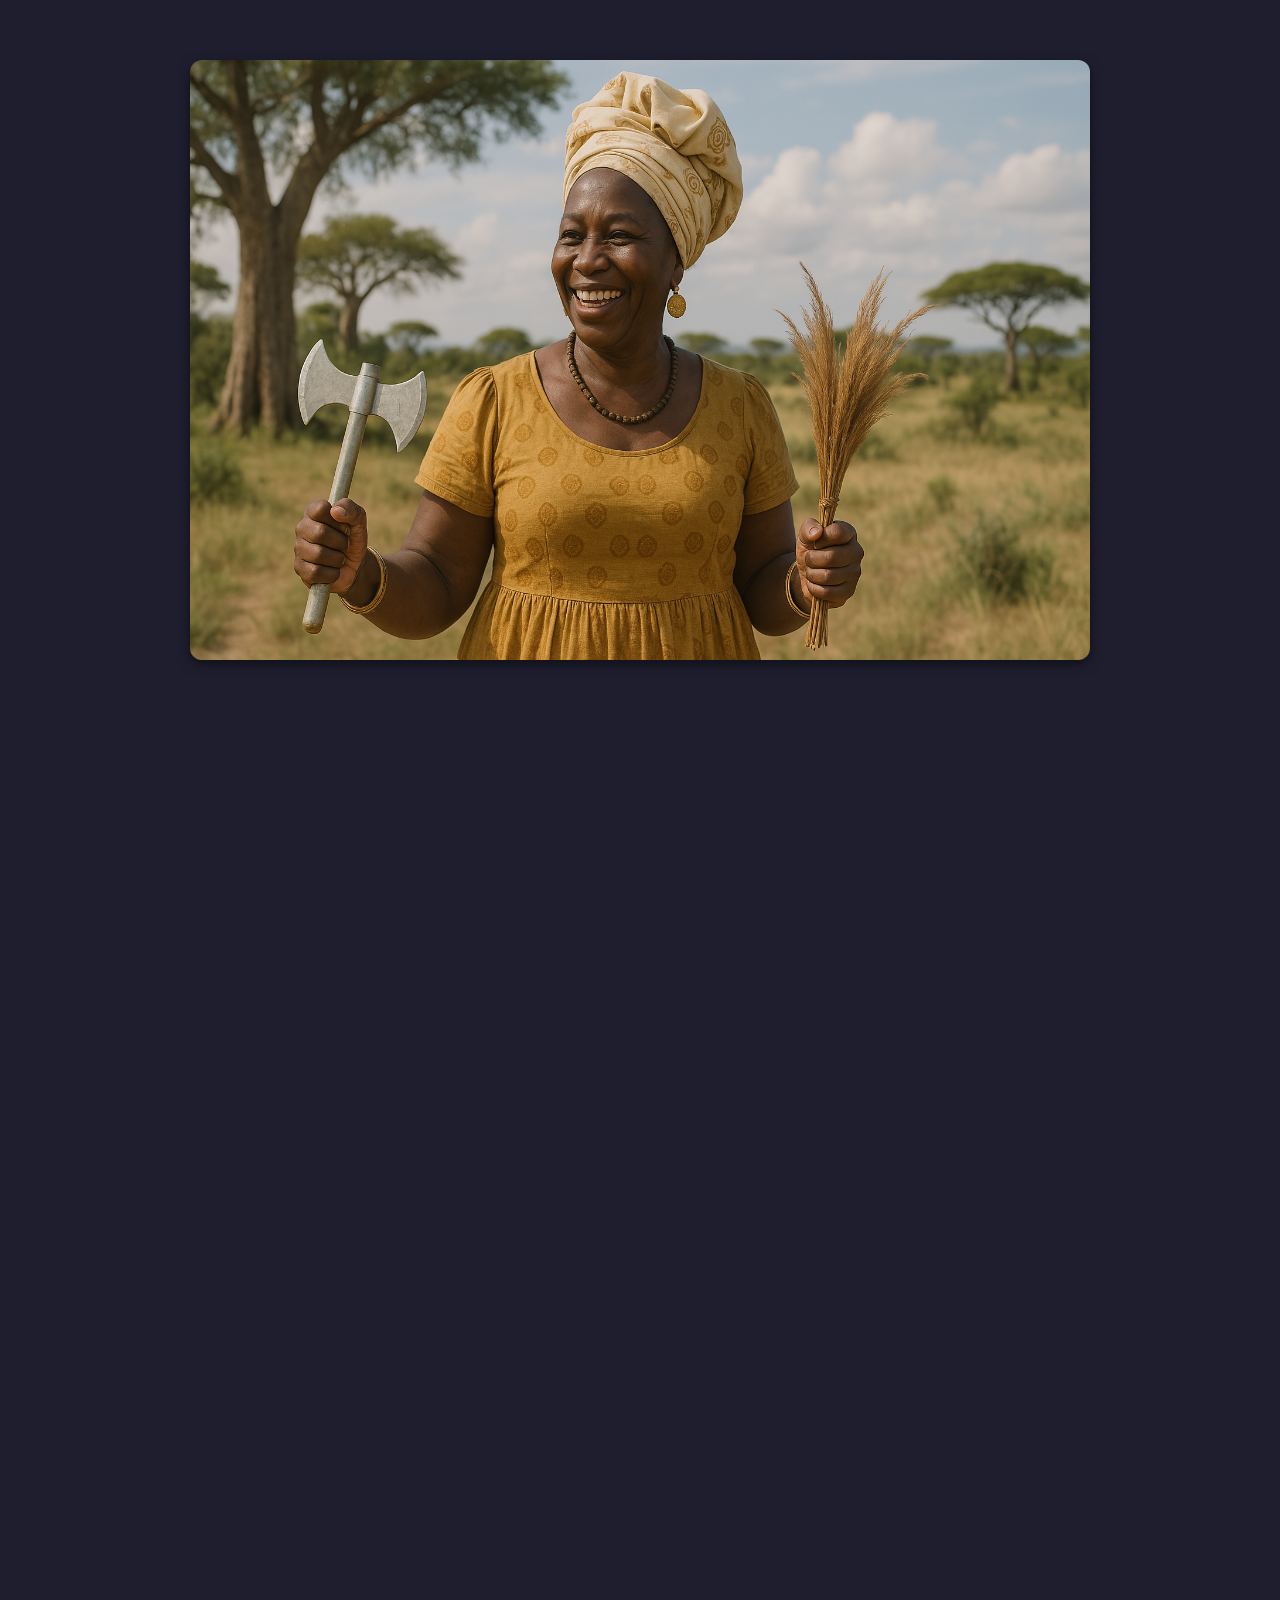
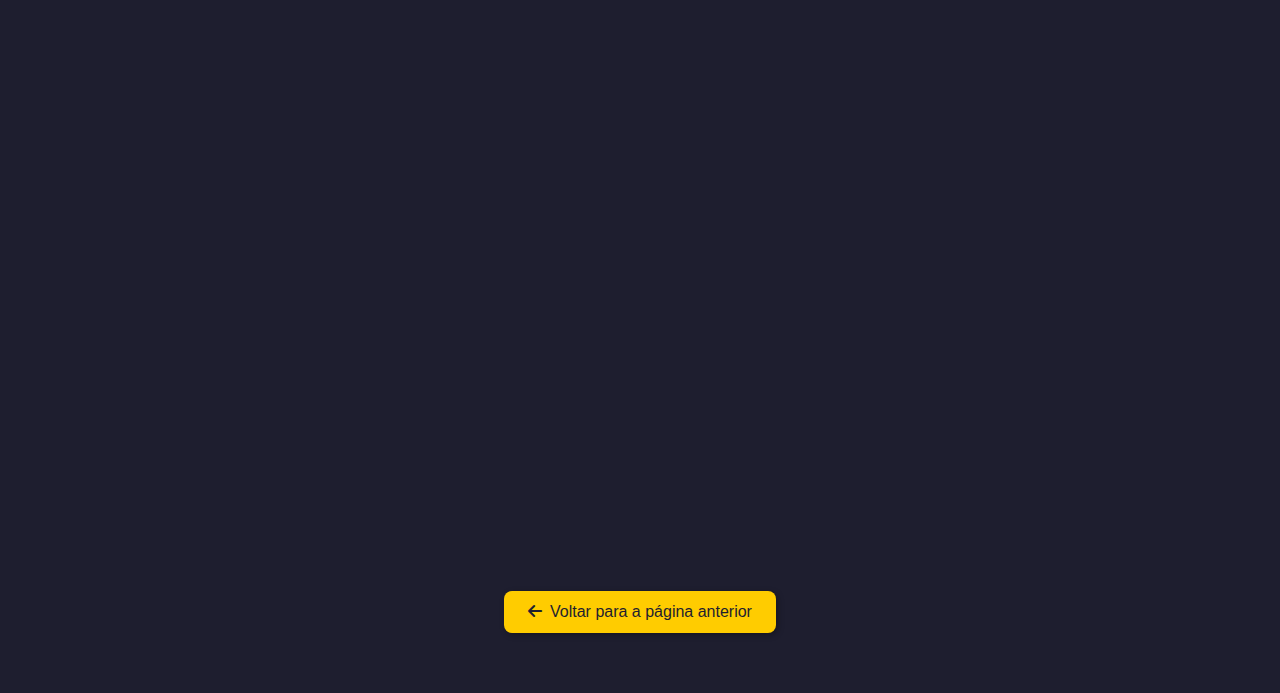
<file: oya-tempo.html>
<!DOCTYPE html>
<html lang="pt-br">
<head>
  <meta charset="UTF-8" />
  <meta name="viewport" content="width=device-width, initial-scale=1.0" />
  <title>Oyá Tempo - Senhora dos Ciclos e da Eternidade</title>
  <link rel="stylesheet" href="https://cdnjs.cloudflare.com/ajax/libs/font-awesome/6.0.0/css/all.min.css" />
  <style>
    body {
      margin: 0;
      padding: 0;
      font-family: 'Segoe UI', sans-serif;
      background-color: #1e1e2f;
      color: white;
      line-height: 1.6;
    }

    section {
      padding: 60px 20px;
      max-width: 900px;
      margin: auto;
    }

    h1, h2, h3 {
      color: #ffcc00;
      font-family: 'Georgia', serif;
      text-shadow: 1px 1px 2px black;
      text-align: center;
      margin-bottom: 30px;
    }

    p {
      text-align: justify;
      font-size: 1.1rem;
    }

    .animated {
      animation: fadeIn 1s ease-out forwards;
      opacity: 0;
    }

    @keyframes fadeIn {
      from { opacity: 0; transform: translateY(20px); }
      to { opacity: 1; transform: translateY(0); }
    }

    .delay-1 { animation-delay: 0.3s; }
    .delay-2 { animation-delay: 0.5s; }

    .btn-voltar {
      display: block;
      margin: 50px auto 0;
      padding: 12px 24px;
      background-color: #ffcc00;
      color: #1e1e2f;
      border: none;
      border-radius: 8px;
      font-size: 1rem;
      cursor: pointer;
      box-shadow: 2px 2px 6px rgba(0,0,0,0.3);
      transition: background-color 0.3s ease;
      text-align: center;
    }

    .btn-voltar:hover {
      background-color: #ffd700;
    }

    .btn-voltar i {
      margin-right: 8px;
    }

    em {
      color: #ccc;
    }
  </style>
</head>
<body>

  <section>
    <div style="text-align: center; margin-bottom: 30px;">
        <img src="img/imagem17.png" alt="Representação de Oyá-Iansã" style="
          max-width: 100%;
          height: auto;
          border-radius: 12px;
          box-shadow: 0 4px 12px rgba(0, 0, 0, 0.5);
        ">
      </div>
      
    <h2 class="animated delay-1">9. Oyá Tempo — Senhora dos Ciclos, da Eternidade e dos Mistérios do Destino</h2>

    <p class="animated delay-2">
      <strong>Oyá Tempo</strong>, ou <strong>Oiá Tempo</strong>, é a manifestação que governa os <em>ciclos da vida</em>, os <em>ritmos da natureza</em> e a <em>sabedoria ancestral da eternidade</em>.
      Ela rege o tempo cronológico e espiritual: o que passa, o que fica e o que retorna com outro nome e outra forma.
    </p>

    <p class="animated delay-2">
      É a Oyá da maturidade, da paciência e da colheita. Seus olhos veem longe, suas palavras não têm pressa. Ela ensina que cada coisa tem sua hora,
      e que <strong>o tempo é um mestre silencioso que nos molda com compaixão e firmeza</strong>.
    </p>

    <h3 class="animated delay-2">🕰️ Campo de atuação</h3>
    <p class="animated delay-2">
      Oyá Tempo atua:
      <br>– Nos <strong>grandes ciclos de vida e morte</strong>;
      <br>– Em <strong>rituais de passagem</strong>, como nascimentos, mudanças e encerramentos;
      <br>– Em momentos de <strong>amadurecimento espiritual</strong>;
      <br>– Quando é necessário aprender a <strong>respeitar o tempo das coisas</strong>;
      <br>– Na <strong>cura do passado</strong> e na <strong>acolhida do presente com sabedoria</strong>.
    </p>

    <h3 class="animated delay-2">🔄 Arquétipo espiritual e psicológico</h3>
    <p class="animated delay-2">
      Representa:
      <br>– A <strong>anciã sagrada</strong>, guardiã dos ensinamentos;
      <br>– A que entende que <em>tudo tem início, meio e fim</em>;
      <br>– A que não julga o tempo, mas caminha com ele;
      <br>– A alma que encontra paz em cada fase da vida.
    </p>

    <h3 class="animated delay-2">🌌 Vestimenta, cores e símbolos</h3>
    <p class="animated delay-2">
      Suas cores são <strong>cinza, prata, branco envelhecido e tons terrosos suaves</strong>. Seus símbolos são sementes, flores secas, relógios, cajados e elementos naturais
      que representam o tempo e a sabedoria cíclica.
    </p>

    <h3 class="animated delay-2">🌿 Culto e rituais</h3>
    <p class="animated delay-2">
      É cultuada em:
      <br>– Ritos de transição e encerramento de ciclos;
      <br>– Momentos de reconciliação com o passado;
      <br>– Celebrações de colheita espiritual;
      <br>– Trabalhos de cura interior pela aceitação do tempo e do destino.
    </p>

    <p class="animated delay-2">
      Suas oferendas incluem frutas maduras, sementes, chá de ervas ancestrais, flores envelhecidas e velas em tons suaves.
    </p>

    <h3 class="animated delay-2">⏳ Quando buscar Oyá Tempo</h3>
    <p class="animated delay-2">
      Busque Oyá Tempo quando:
      <br>– Você sentir que precisa <strong>encerrar um ciclo com dignidade</strong>;
      <br>– Estiver <strong>amadurecendo internamente</strong> e precisando acolher esse processo;
      <br>– Estiver enfrentando o tempo com ansiedade ou resistência;
      <br>– Quiser honrar seu passado e <strong>dar um passo consciente rumo ao futuro</strong>.
    </p>

    <p class="animated delay-2">
      <em>Ela caminha devagar, mas nunca se atrasa. Acompanha o tempo, transforma a dor em sabedoria e a espera em flor.</em>
    </p>

    <button class="btn-voltar" onclick="history.back()">
      <i class="fas fa-arrow-left"></i>Voltar para a página anterior
    </button>
  </section>

</body>
</html>
</file>
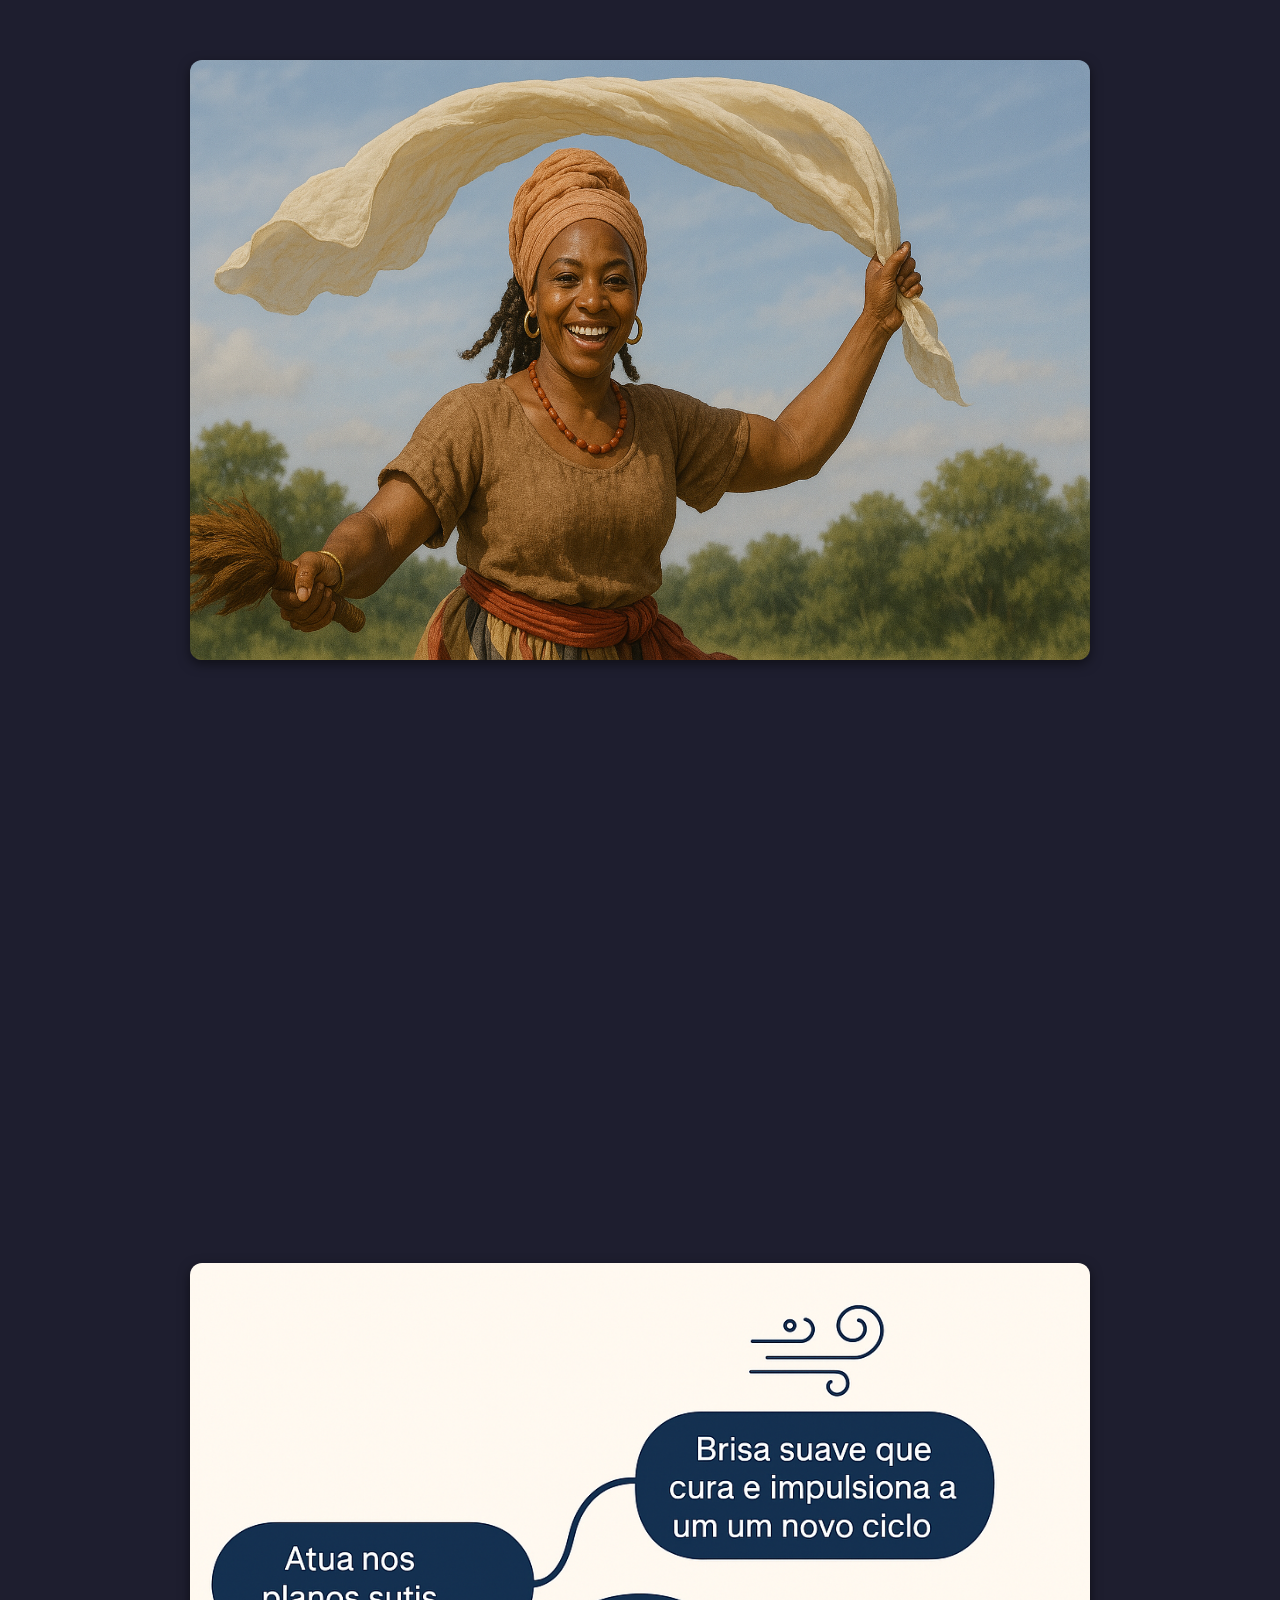
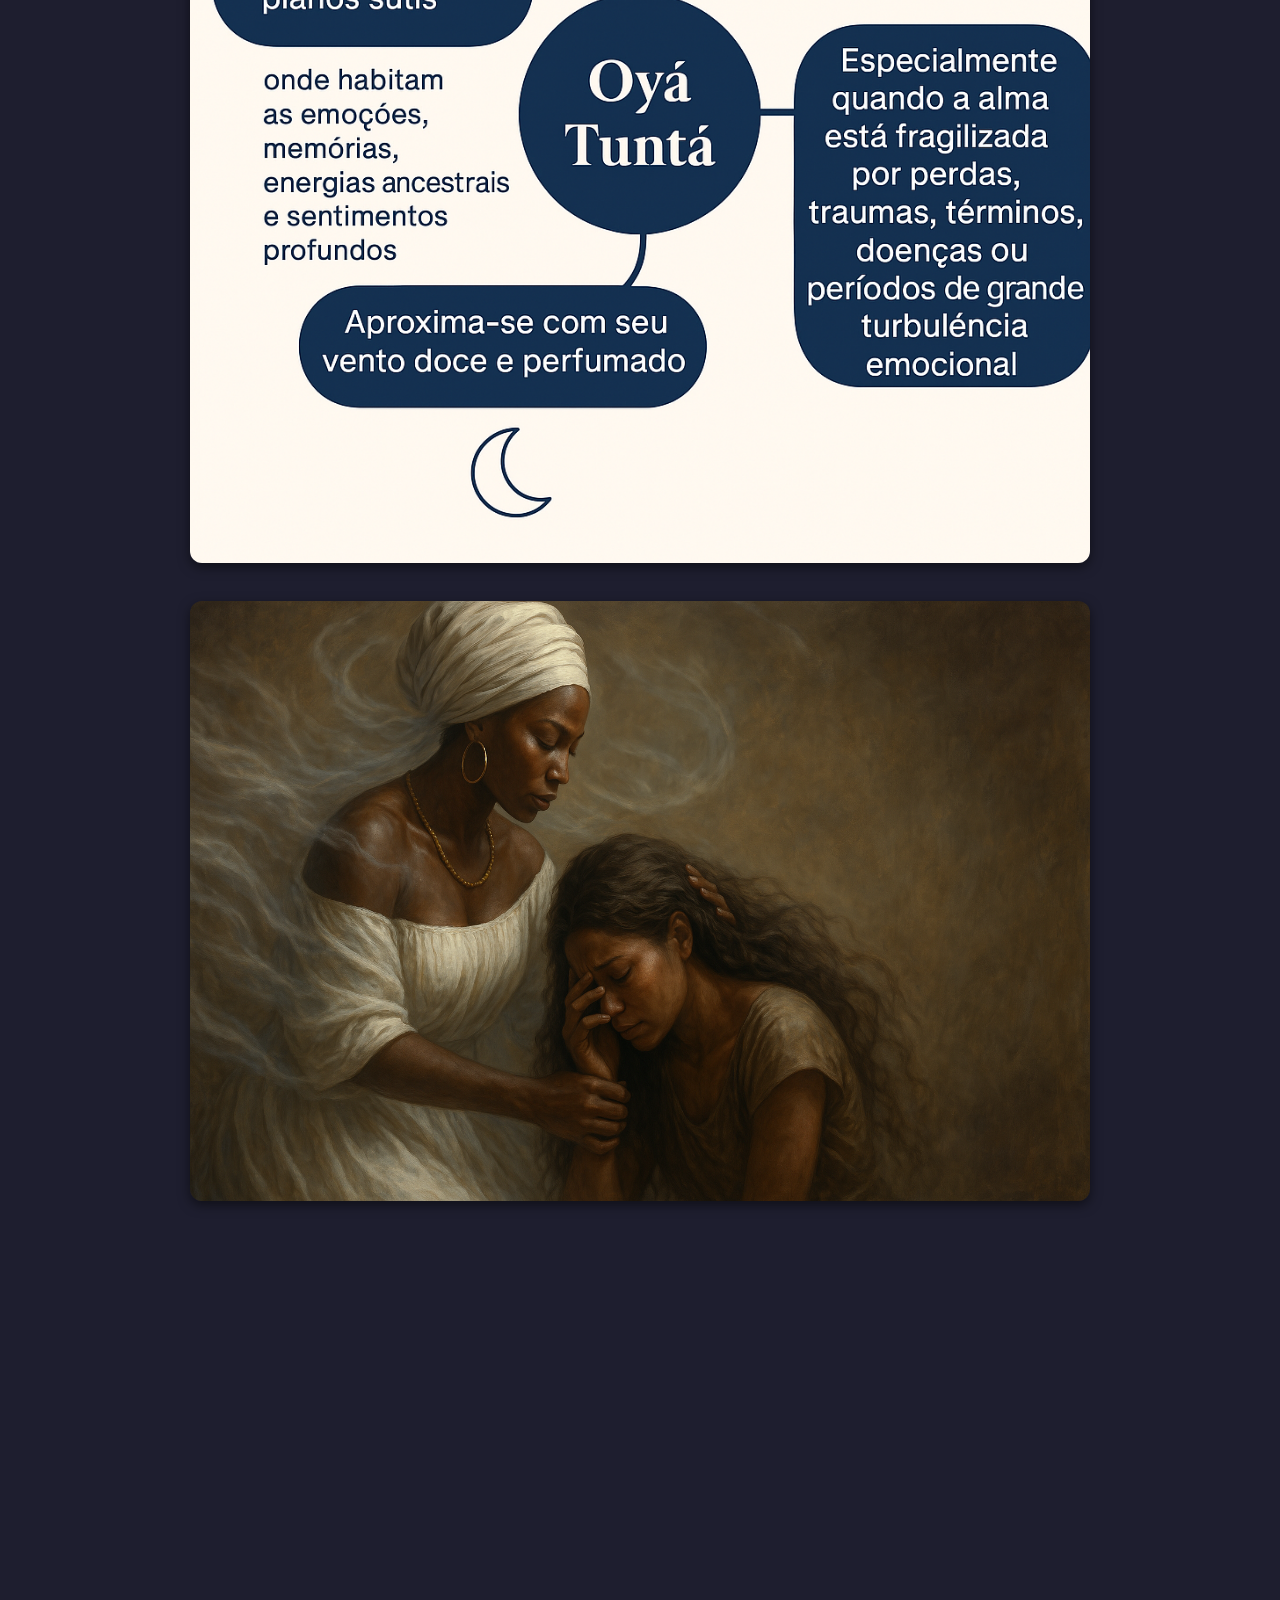
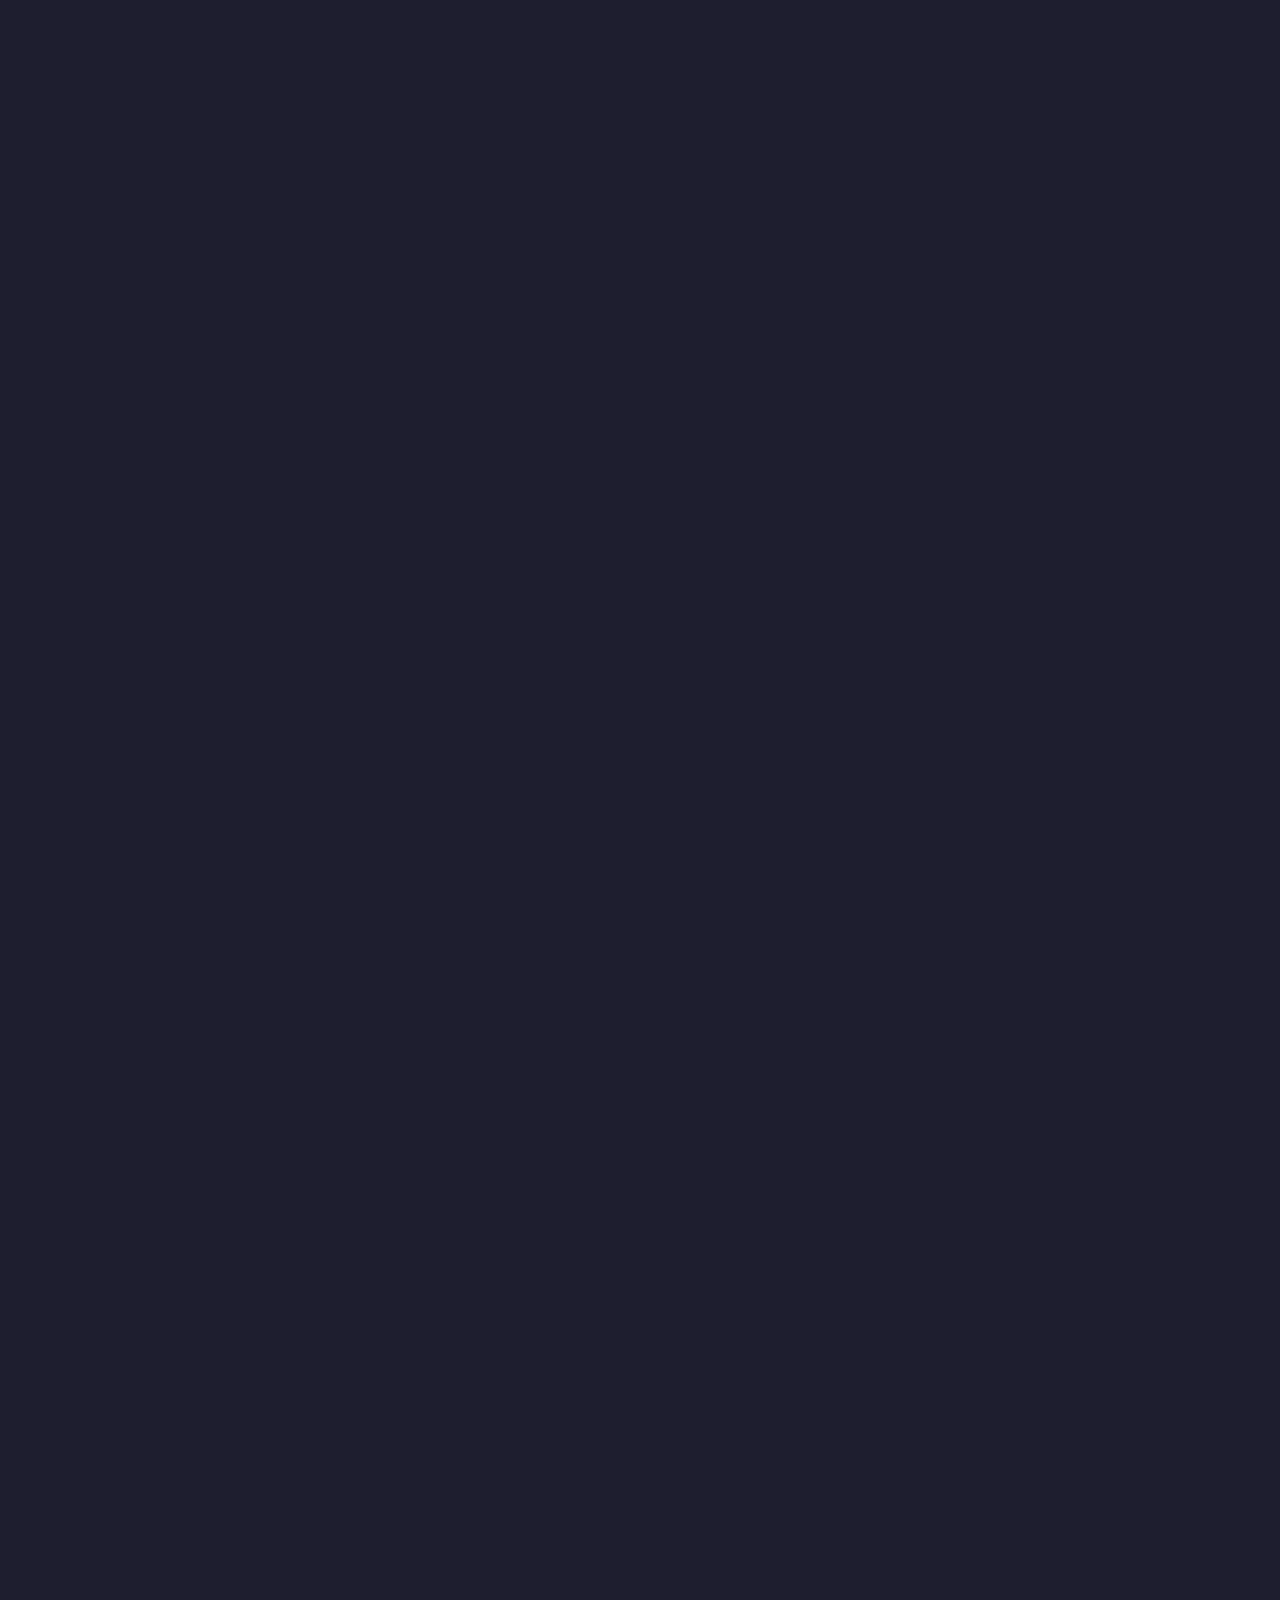
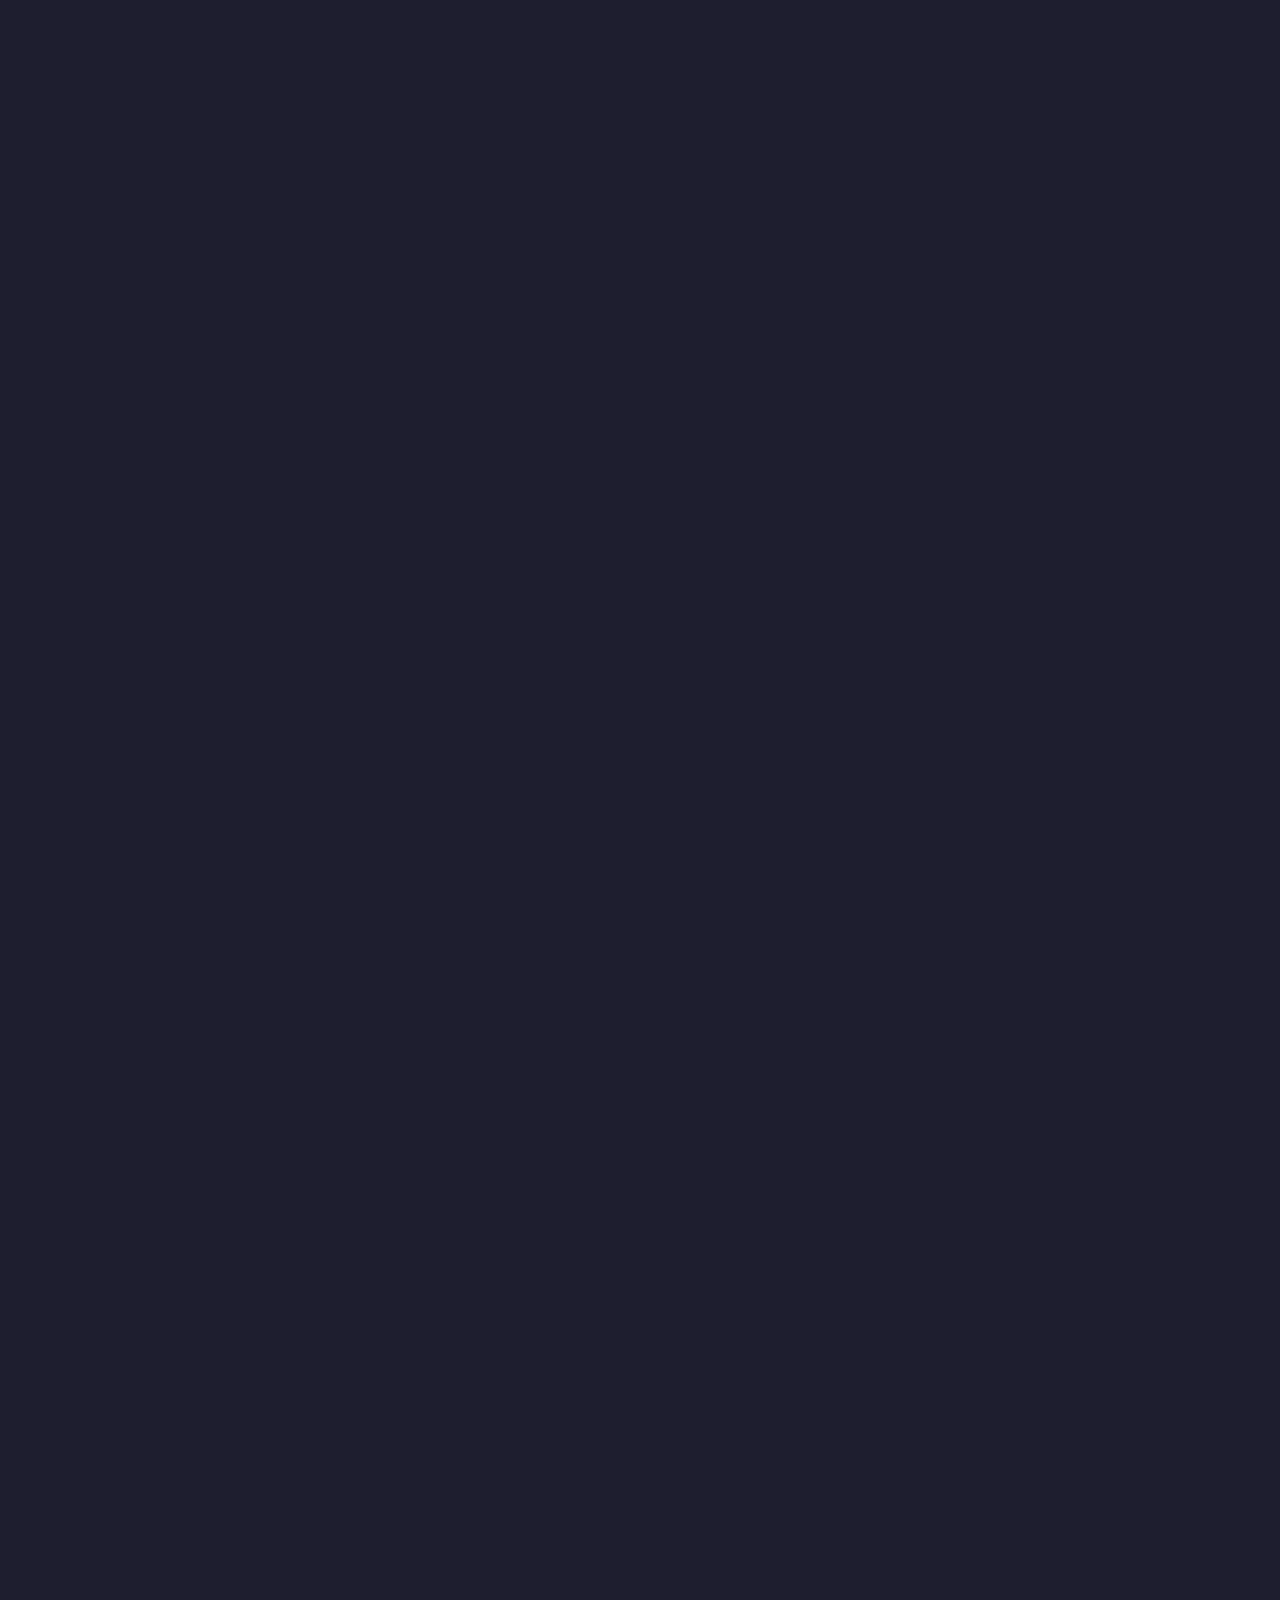
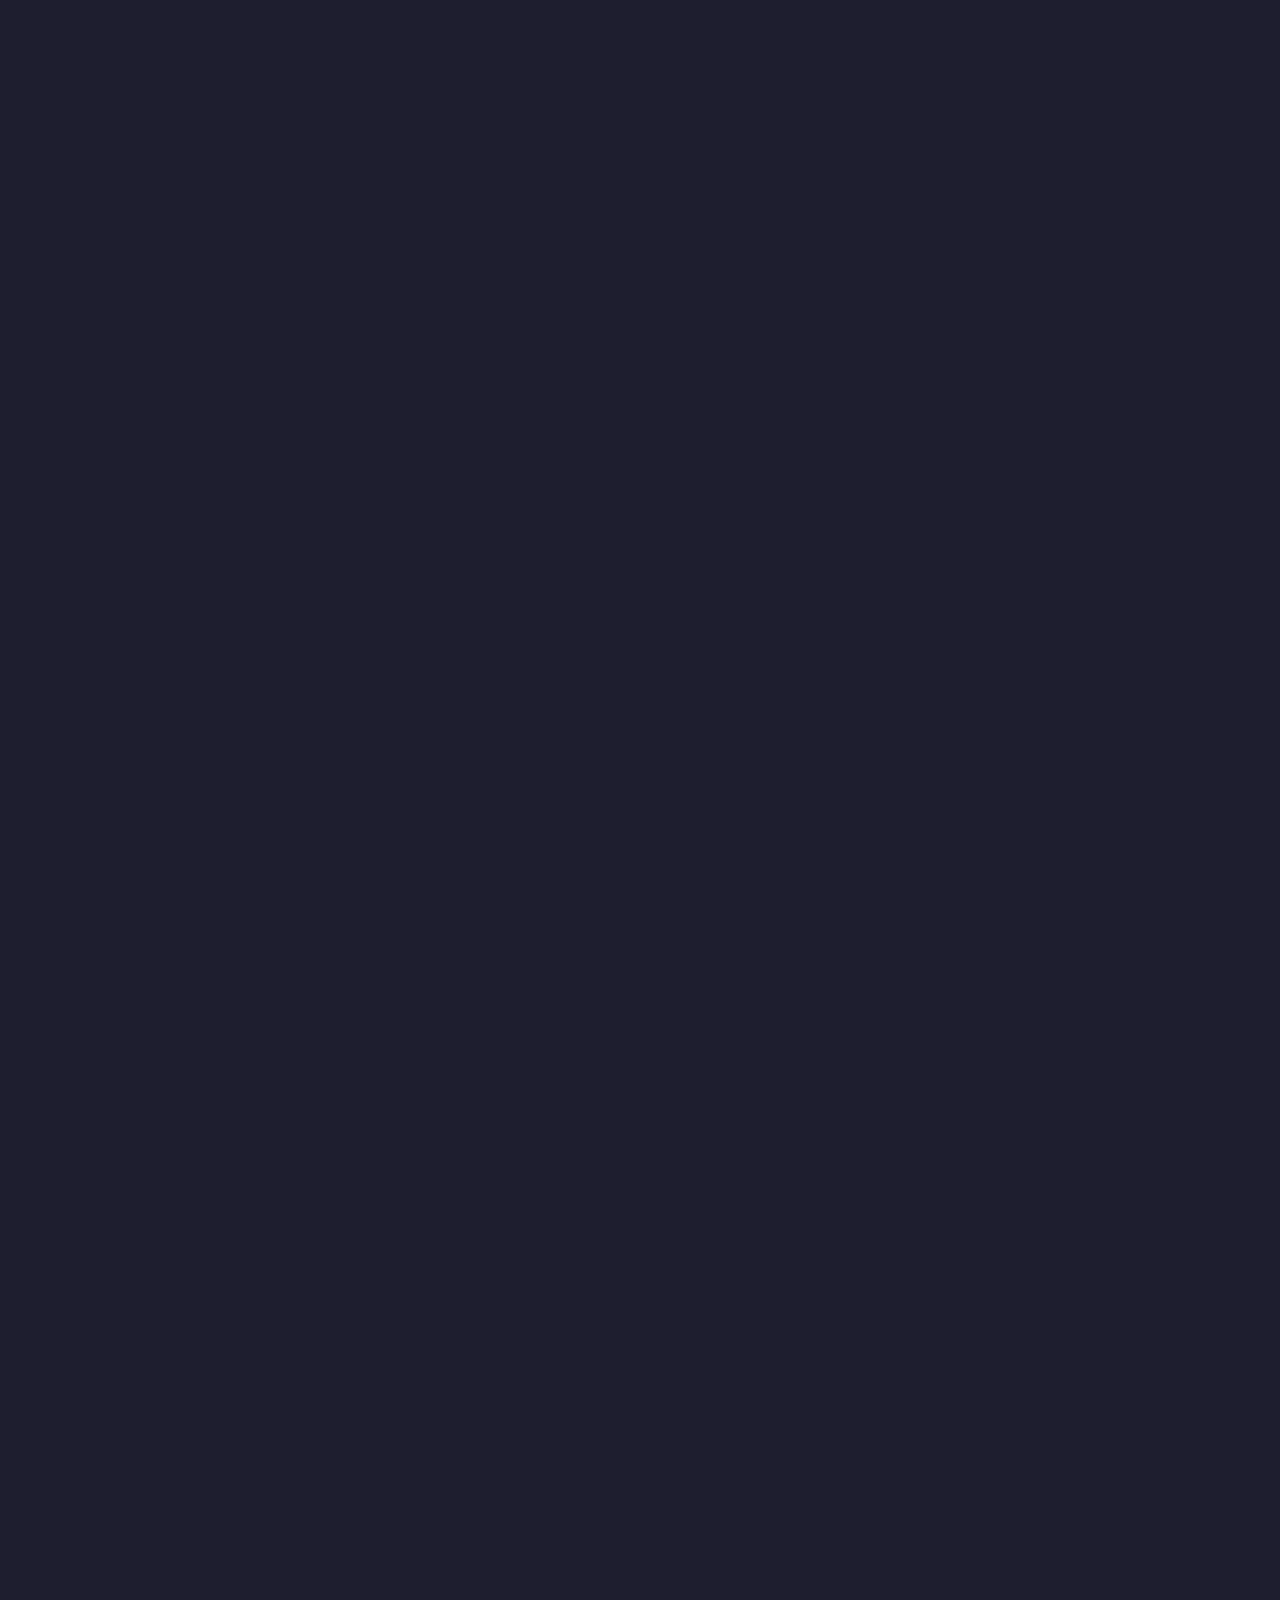
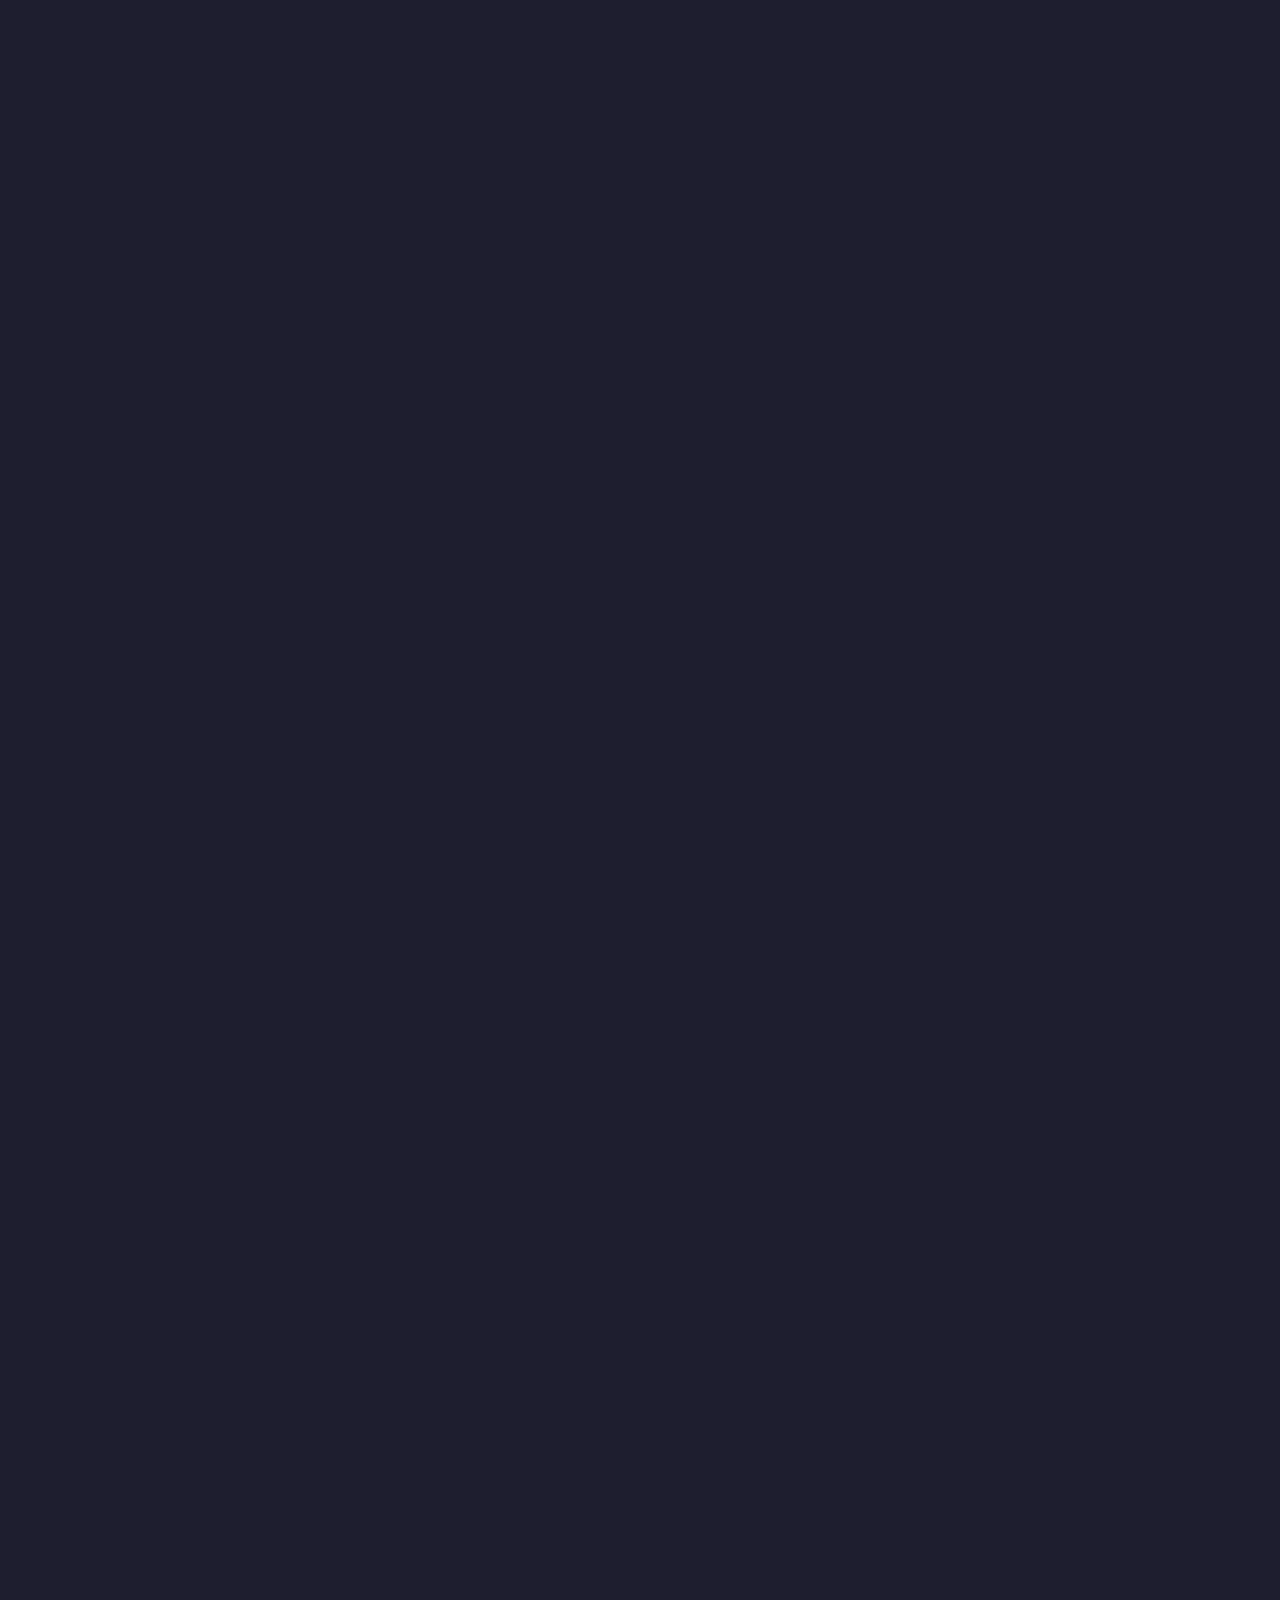
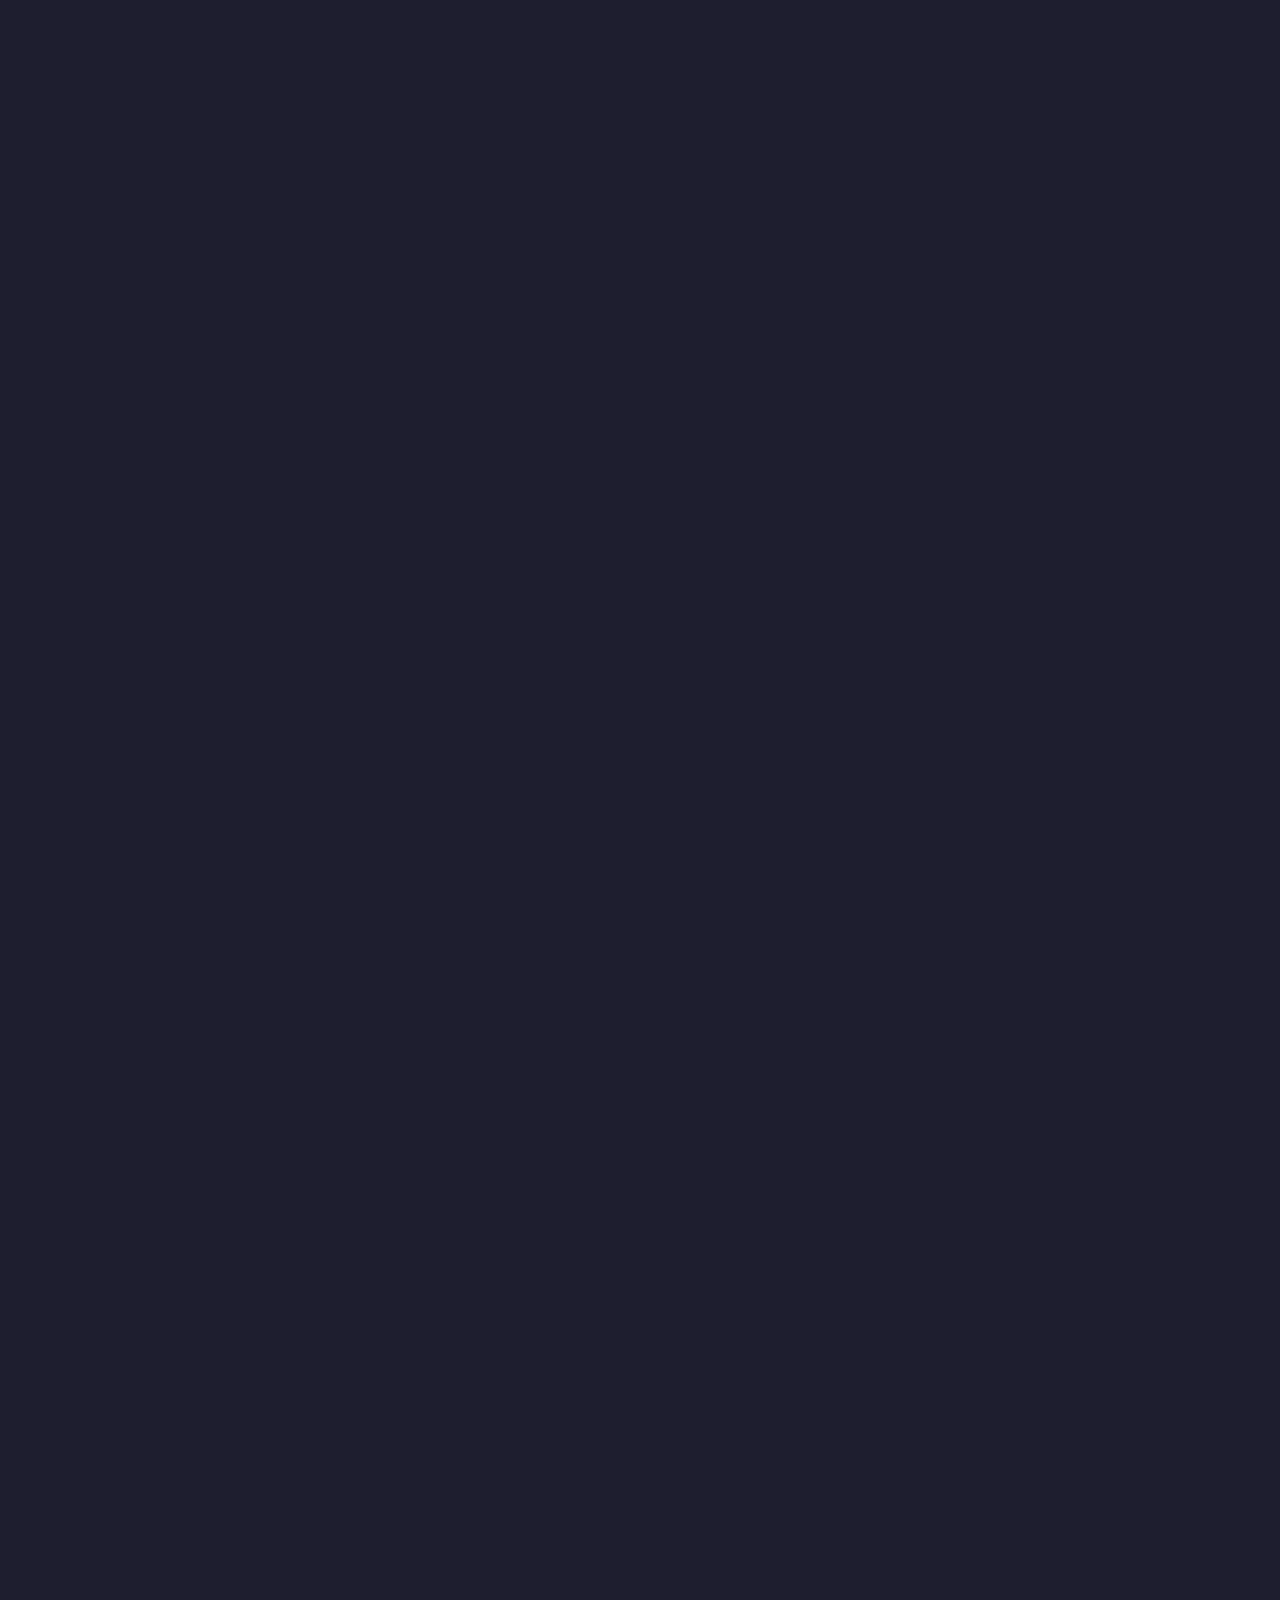
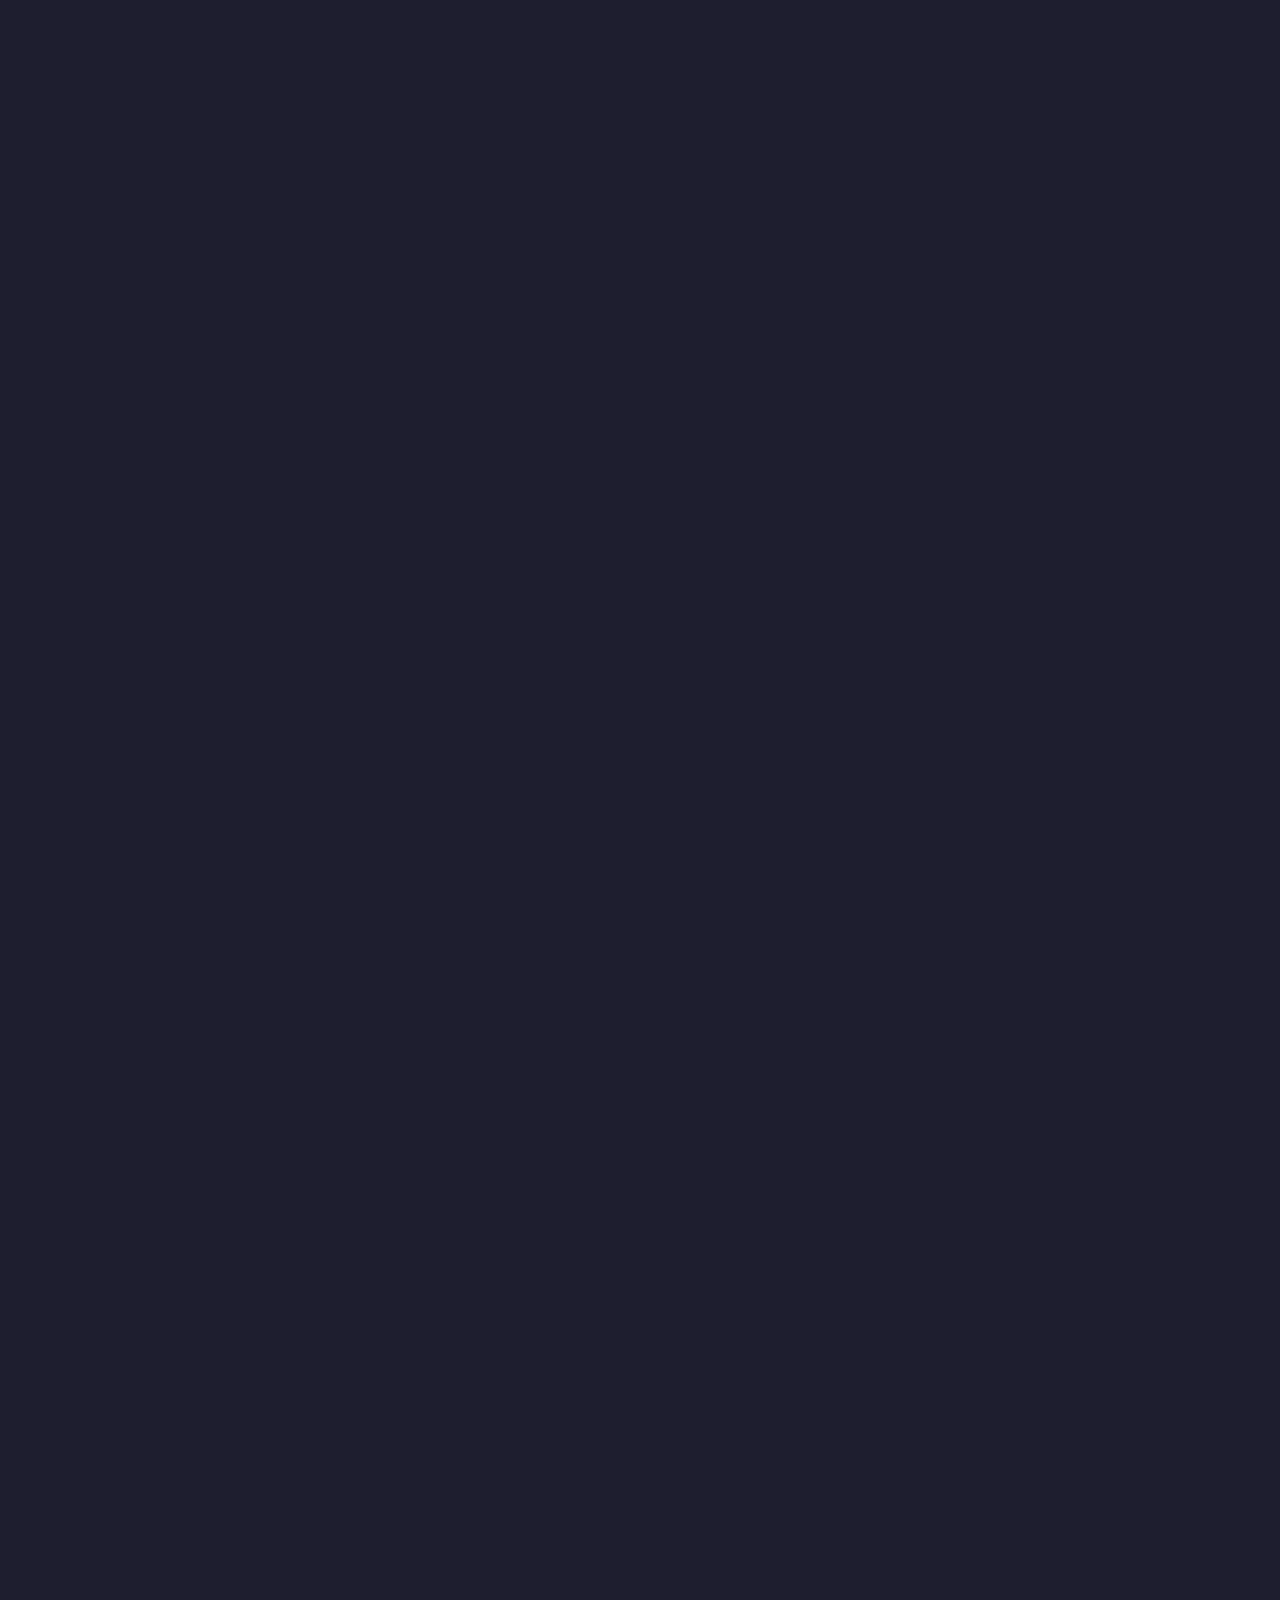
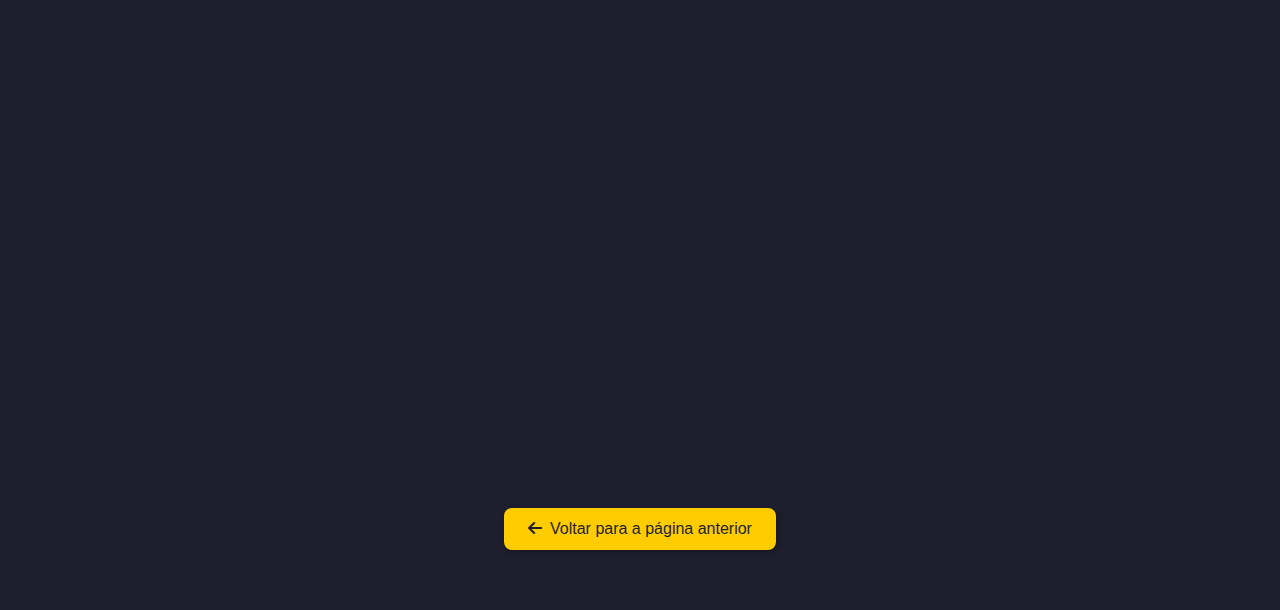
<file: oya-tunta.html>
<!DOCTYPE html>
<html lang="pt-br">
<head>
  <meta charset="UTF-8" />
  <meta name="viewport" content="width=device-width, initial-scale=1.0" />
  <title>Oyá Tuntá - O Renascimento Matinal</title>
  <link rel="stylesheet" href="https://cdnjs.cloudflare.com/ajax/libs/font-awesome/6.0.0/css/all.min.css" />
  <style>
    body {
      margin: 0;
      padding: 0;
      font-family: 'Segoe UI', sans-serif;
      background-color: #1e1e2f;
      color: white;
      line-height: 1.6;
    }

    section {
      padding: 60px 20px;
      max-width: 900px;
      margin: auto;
    }

    h1, h2, h3 {
      color: #ffcc00;
      font-family: 'Georgia', serif;
      text-shadow: 1px 1px 2px black;
      text-align: center;
      margin-bottom: 30px;
    }

    p {
      text-align: justify;
      font-size: 1.1rem;
    }

    .animated {
      animation: fadeIn 1s ease-out forwards;
      opacity: 0;
    }

    @keyframes fadeIn {
      from { opacity: 0; transform: translateY(20px); }
      to { opacity: 1; transform: translateY(0); }
    }

    .delay-1 { animation-delay: 0.3s; }
    .delay-2 { animation-delay: 0.5s; }

    .btn-voltar {
      display: block;
      margin: 50px auto 0;
      padding: 12px 24px;
      background-color: #ffcc00;
      color: #1e1e2f;
      border: none;
      border-radius: 8px;
      font-size: 1rem;
      cursor: pointer;
      box-shadow: 2px 2px 6px rgba(0,0,0,0.3);
      transition: background-color 0.3s ease;
      text-align: center;
    }

    .btn-voltar:hover {
      background-color: #ffd700;
    }

    .btn-voltar i {
      margin-right: 8px;
    }

    em {
      color: #ccc;
    }
  </style>
</head>
<body>

  <section>
    <div style="text-align: center; margin-bottom: 30px;">
      <img src="img/imagem18.png" alt="Representação de Oyá-Iansã" style="
        max-width: 100%;
        height: auto;
        border-radius: 12px;
        box-shadow: 0 4px 12px rgba(0, 0, 0, 0.5);
      ">
    </div>

    <h2 class="animated delay-1">2. Oyá Tuntá — O Renascimento Matinal e a Leveza do Espírito</h2>

    <p class="animated delay-2">
      Oyá Tuntá é a manifestação de Iansã associada ao frescor do amanhecer, aos primeiros ventos do dia e à luz suave que anuncia um novo ciclo. Em contraste com aspectos mais intensos de Oyá, como Igbalé ou Dira, Oyá Tuntá expressa uma energia calma, acolhedora e regeneradora.
    </p>

    <p class="animated delay-2">
      Essa qualidade representa renascimentos internos, recomeços e transformações suaves. É a força espiritual que sopra sobre as cinzas do que terminou, convidando à renovação da alma e ao florescimento do ser.
    </p>

    <h3 class="animated delay-2">🌀 Campo de atuação</h3>
    <p class="animated delay-2">
      Oyá Tuntá atua nos planos sutis, emocionais e espirituais, especialmente em momentos como:
      <br>– Recomeços após períodos difíceis;
      <br>– Cura emocional e libertação de traumas;
      <br>– Mudanças suaves e conscientes;
      <br>– Início de novos relacionamentos ou projetos espirituais;
      <br>– Reconexão com a leveza de viver.
    </p>

    <p class="animated delay-2">
      Onde Oyá Dira é tempestade, Oyá Tuntá é brisa — mas ambas são expressões legítimas e sagradas do poder de Oyá.
    </p>
    <div style="text-align: center; margin-bottom: 30px;">
        <img src="img/imagem23.png" alt="Representação de Oyá-Iansã" style="
          max-width: 100%;
          height: auto;
          border-radius: 12px;
          box-shadow: 0 4px 12px rgba(0, 0, 0, 0.5);
        ">
      </div>
      <div style="text-align: center; margin-bottom: 30px;">
        <img src="img/imagem24.png" alt="Representação de Oyá-Iansã" style="
          max-width: 100%;
          height: auto;
          border-radius: 12px;
          box-shadow: 0 4px 12px rgba(0, 0, 0, 0.5);
        ">
      </div>
    <h3 class="animated delay-2">🌬 Como e por que Oyá Tuntá age no plano sutil para recomeços após períodos difíceis</h3>
    <p class="animated delay-2">
      Oyá Tuntá é a manifestação mais serena, leve e maternal de Oyá. Se Oyá Dira é o trovão que rompe, Oyá Igbalé é o vento que conduz, Oyá Tuntá é a brisa suave que cura e impulsiona para um novo ciclo.
    </p>

    <p class="animated delay-2">
      Ela atua nos planos sutis, onde habitam as emoções, memórias, energias ancestrais e sentimentos profundos — especialmente quando a alma está fragilizada por perdas, traumas, términos, doenças ou períodos de grande turbulência emocional.
    </p>

    <p class="animated delay-2">
      Quando alguém atravessa uma noite escura da alma, Oyá Tuntá se aproxima com seu vento doce e perfumado, quase imperceptível aos sentidos físicos, mas profundamente transformador no campo energético.
    </p>
    <h3 class="animated delay-2">✨ Como Oyá Tuntá ajuda nesses recomeços</h3>
<p class="animated delay-2">
  <strong>1. Acalmando os ventos internos:</strong> Ela silencia os pensamentos obsessivos, acalma a ansiedade e dissipa o medo do futuro. Sua presença se manifesta como alívio, leveza e uma vontade inesperada de seguir em frente.
</p>
<p class="animated delay-2">
  <strong>2. Limpando os resíduos emocionais:</strong> Como a brisa que varre o quintal da alma, ela remove memórias repetitivas, mágoas acumuladas, apegos e vibrações densas que impedem o recomeço.
</p>
<p class="animated delay-2">
  <strong>3. Reativando o sopro da vida e do prazer:</strong> Com seu axé, Oyá Tuntá reacende a chama da esperança, trazendo uma nova perspectiva diante da dor. Ela sopra a coragem suave — não a que grita, mas a que insiste em florescer.
</p>
<p class="animated delay-2">
  <strong>4. Reconectando o ser com a sua essência espiritual:</strong> Muitas vezes, depois de um período difícil, perdemos a conexão com a nossa força vital. Oyá Tuntá restaura esse elo, lembrando que a vida pulsa em ciclos — e todo fim é um convite ao recomeço.
</p>

<h3 class="animated delay-2">🤝 Com quais entidades Oyá Tuntá costuma trabalhar</h3>
<p class="animated delay-2">
  Oyá Tuntá não atua sozinha. Como orixá que reconhece e reverencia a interdependência dos domínios sagrados, ela frequentemente age em conjunto com outras divindades, principalmente:
</p>

<table class="animated delay-2" style="width: 100%; border-collapse: collapse; margin-top: 20px;">
  <thead>
    <tr style="color: #ffcc00;">
      <th style="padding: 10px; border: 1px solid #555; text-align: left;">Entidade</th>
      <th style="padding: 10px; border: 1px solid #555; text-align: left;">Papel na ação conjunta com Oyá Tuntá</th>
    </tr>
  </thead>
  <tbody>
    <tr>
      <td style="padding: 10px; border: 1px solid #555;">Oxum</td>
      <td style="padding: 10px; border: 1px solid #555;">Acalma o coração, cura traumas afetivos, reabre caminhos com doçura</td>
    </tr>
    <tr>
      <td style="padding: 10px; border: 1px solid #555;">Obaluayê</td>
      <td style="padding: 10px; border: 1px solid #555;">Restaura a saúde emocional e energética pós-crise ou luto</td>
    </tr>
    <tr>
      <td style="padding: 10px; border: 1px solid #555;">Nanã Buruquê</td>
      <td style="padding: 10px; border: 1px solid #555;">Ensina a sabedoria do tempo e da paciência no renascimento</td>
    </tr>
    <tr>
      <td style="padding: 10px; border: 1px solid #555;">Oxalá</td>
      <td style="padding: 10px; border: 1px solid #555;">Inspira serenidade, fé e confiança no futuro após grandes perdas</td>
    </tr>
    <tr>
      <td style="padding: 10px; border: 1px solid #555;">Ibejis (Erês)</td>
      <td style="padding: 10px; border: 1px solid #555;">Trazem alegria, leveza e abertura para novos começos</td>
    </tr>
    <tr>
      <td style="padding: 10px; border: 1px solid #555;">Eguns Ancestrais de luz</td>
      <td style="padding: 10px; border: 1px solid #555;">Auxiliam na remoção de laços cármicos e padrões antigos</td>
    </tr>
  </tbody>
</table>
<h3 class="animated delay-2">✨ Como e por que Oyá Tuntá promove a cura emocional e a libertação de traumas</h3>
<p class="animated delay-2">
  A ação de Oyá Tuntá na cura emocional é sutil, mas profundamente eficaz. Sua força não vem da ruptura brusca, e sim da dissolução amorosa do que já não serve. Ela não exige confrontos diretos com a dor — em vez disso, conduz a alma por caminhos de compreensão, acolhimento e transmutação. A cura promovida por Oyá Tuntá não é imediata, mas contínua, como o desabrochar lento de uma flor ao amanhecer.
</p>

<p class="animated delay-2"><strong>🌬 1. A energia do acolhimento como medicina</strong><br>
Oyá Tuntá se aproxima como uma mãe espiritual que abraça o coração ferido sem julgamentos. A primeira cura que promove é a do acolhimento: permitir que a dor exista sem precisar ser combatida ou reprimida. Em sua presença, aprendemos que chorar também é um ato sagrado de limpeza, e que se permitir sentir é o primeiro passo para se libertar do que machuca.
</p>

<p class="animated delay-2"><strong>💨 2. Dissolvendo memórias cristalizadas</strong><br>
Os traumas deixam registros energéticos densos no campo emocional. Muitas vezes, essas marcas se tornam padrões repetitivos ou bloqueios inconscientes. Oyá Tuntá sopra sobre essas estruturas como o vento que erode a pedra: gentilmente, mas com constância. Sua energia vai dissolvendo as camadas de medo, vergonha, culpa e ressentimento que aprisionam a alma, até que ela se liberte desses grilhões invisíveis.
</p>

<p class="animated delay-2"><strong>🌸 3. Reconstrução do corpo emocional</strong><br>
Após limpar os detritos emocionais, Oyá Tuntá trabalha na reconstrução do campo energético com energias de leveza, beleza e esperança. Ela restabelece a confiança em si mesmo, reativa a capacidade de amar, confiar, sorrir, desejar e se abrir novamente ao mundo — sem o peso do passado.
</p>

<p class="animated delay-2"><strong>🌀 4. Liberação através da respiração espiritual</strong><br>
A respiração é um de seus principais instrumentos. Em práticas devocionais, meditações, cânticos e sopros simbólicos, Oyá Tuntá ensina a arte de inspirar vida nova e expirar dores antigas. Ela mostra que cada respiração consciente é uma oportunidade de renascimento emocional. Cada sopro seu entra onde as palavras não alcançam, movimentando energias estagnadas e trazendo fluidez à alma.
</p>

<p class="animated delay-2"><strong>🌈 5. Restauração da identidade espiritual</strong><br>
Traumas muitas vezes nos desconectam da nossa essência, fazendo com que percamos o senso de identidade e propósito. Oyá Tuntá atua devolvendo esse eixo, soprando sobre a chama interior até que ela volte a arder. Sua cura não é apenas emocional — é espiritual. Ela recorda à alma quem ela é para além da dor, revelando sua luz, sua missão e sua beleza inata.
</p>

<p class="animated delay-2"><strong>✨ Por que essa cura é tão importante para Oyá Tuntá?</strong><br>
Porque Oyá Tuntá é a senhora dos começos suaves. Para que um novo ciclo comece com verdade, é preciso libertar-se do que ainda fere. Mas, diferentemente de outras formas de transformação que agem por impacto, Oyá Tuntá acredita na alquimia do tempo, na força da paciência e na potência do cuidado.
</p>

<p class="animated delay-2">
Ela cura porque reconhece que toda dor tem um fim — e todo fim guarda a promessa de um novo florescer.<br>
Ela liberta porque sabe que nenhuma alma nasceu para viver aprisionada ao que já passou.<br>
Ela acolhe porque compreende que a cura emocional mais profunda acontece quando nos sentimos seguros o suficiente para sermos inteiros novamente.
</p>

<p class="animated delay-2">
Oyá Tuntá sopra, e onde havia dor, nasce leveza.<br>
Ela canta, e onde havia silêncio, brota esperança.<br>
Ela dança, e onde havia escuridão, a luz da manhã se revela.<br><br>
<strong>Sua medicina é o renascimento suave da alma.<br>
E onde ela passa, a vida recomeça — com mais doçura, mais consciência e mais amor.</strong>
</p>

<h3 class="animated delay-2">✨ Como e por que Oyá Tuntá atua nas mudanças suaves e consistentes</h3>
<p class="animated delay-2">
  Oyá Tuntá é o princípio do movimento sereno, da transformação contínua que não provoca abalos, mas redesenha caminhos com delicadeza e constância. Enquanto outras manifestações de Oyá trazem o rompimento necessário para libertações drásticas, Oyá Tuntá ensina que há poder na leveza, que há sabedoria em mudar sem pressa, respeitando o tempo do coração e da alma.
</p>

<p class="animated delay-2">
  <strong>🌿 A natureza espiral da mudança</strong><br>
  Em sua essência, Oyá Tuntá trabalha com a dinâmica do espiral — um movimento que não volta ao ponto de partida, mas se aproxima dele com nova consciência. Por isso, suas mudanças não são radicais, mas evolutivas: cada ciclo interior que ela ativa conduz a um passo mais profundo rumo ao amadurecimento espiritual.
</p>

<p class="animated delay-2">
  Essas mudanças são consistentes porque não nascem do impulso, mas da integração de experiências vividas. Oyá Tuntá não apaga o passado — ela o ressignifica. Transforma cada ferida em solo fértil para novos caminhos, cada dúvida em convite à escuta interior, cada medo em abertura para o desconhecido.
</p>

<p class="animated delay-2">
  <strong>🌬 O vento que orienta, não arrasta</strong><br>
  Diferente dos ventos impetuosos, Oyá Tuntá não empurra. Ela convida. Seu vento é guia sutil que toca os sentidos mais sutis da alma e a conduz por rotas antes invisíveis. Sua atuação é percebida nos instantes de clareza inesperada, na decisão calma que brota sem angústia, no insight que reorganiza tudo em silêncio.
</p>

<p class="animated delay-2">
  Por isso, suas mudanças são profundas: porque respeitam a natureza da pessoa, seu tempo e sua verdade. Ela não impõe transformações externas — ela inspira reconexões internas que se manifestam naturalmente na vida cotidiana.
</p>

<p class="animated delay-2">
  <strong>🌸 A mudança que nasce da escuta</strong><br>
  Oyá Tuntá favorece transformações conscientes. Ela ensina que mudar não é fugir de quem se foi, mas tornar-se quem sempre se foi em essência. Seu axé ajuda a alma a ouvir sua própria voz, a discernir entre o desejo passageiro e o chamado verdadeiro. Assim, cada passo é mais firme, mesmo que suave.
</p>

<p class="animated delay-2">
  Essas mudanças consistentes são como o desabrochar de uma flor ao sol da manhã: parecem pequenas no início, mas, ao longo do tempo, se tornam uma nova paisagem. Nada é brusco — tudo é verdadeiro. E por isso permanece.
</p>

<p class="animated delay-2">
  <strong>🌀 Transformar sem romper</strong><br>
  A beleza da atuação de Oyá Tuntá está em mostrar que é possível mudar sem se despedaçar. Que não é preciso perder tudo para começar de novo. Que algumas viradas de página não precisam ser dramáticas — podem ser naturais, como o fim da noite cedendo espaço ao dia.
</p>

<p class="animated delay-2">
  Ela age para quem já não deseja rupturas, mas continuidade com consciência. Para aqueles que buscam crescer sem se ferir, que desejam evoluir com paz, que compreendem que o tempo é um aliado, não um adversário.
</p>

<p class="animated delay-2">
  <strong>🌈 Por que Oyá Tuntá valoriza as mudanças suaves?</strong><br>
  Porque sabe que o que é construído com leveza tem mais chance de perdurar. Que a alma não precisa se violentar para florescer. Que as verdadeiras mudanças acontecem quando há espaço interior para que elas enraízem com firmeza.
</p>

<p class="animated delay-2">
  Oyá Tuntá representa o recomeço que não anula a história — apenas escreve um novo capítulo com mais amor, mais lucidez e mais maturidade. Ela mostra que a vida pode ser transformadora sem ser caótica, que o novo pode chegar como brisa, e não como tempestade.
</p>

<p class="animated delay-2">
  <strong>✨ E assim, Oyá Tuntá segue soprando…</strong><br><br>
  Nos processos silenciosos da alma.<br>
  Nos passos firmes de quem escolhe recomeçar em paz.<br>
  No florescer diário de quem aprendeu que mudar também é um gesto de amor.
</p>
<h3 class="animated delay-2">✨ Como e por que Oyá Tuntá atua no início de novos relacionamentos e projetos espirituais</h3>
<p class="animated delay-2">
  No limiar de um novo vínculo ou caminho espiritual, Oyá Tuntá se apresenta como aquela que prepara o terreno sagrado. Seu papel não é o de provocar encontros arrebatadores ou revelações imponentes, mas sim de harmonizar os campos, abrir os corações e sintonizar os propósitos. Ela age na aurora dos vínculos, onde a sutileza é necessária e o cuidado é essencial.
</p>
<p class="animated delay-2">
  <strong>🌬 A presença que prepara e purifica:</strong> Antes que um novo relacionamento — afetivo, fraternal ou espiritual — floresça, há um campo a ser limpo. Oyá Tuntá atua purificando esse espaço: dissolvendo mágoas antigas, encerrando laços mal resolvidos e dissipando memórias que poderiam contaminar o novo com dores do passado. Ela sopra para afastar os fantasmas que, silenciosamente, ainda habitam os afetos. Sua brisa não força a abertura, mas remove o que a impede.
</p>
<p class="animated delay-2">
  <strong>🌿 Cultivando o terreno da confiança:</strong> Em qualquer nova relação ou projeto espiritual, o primeiro passo é a confiança. Oyá Tuntá é mestra em semear essa base, inspirando escuta, presença e disponibilidade genuína. Sua energia favorece o desenvolvimento de vínculos construídos com respeito mútuo, verdade e leveza, onde não há pressa, mas sim sincronicidade. Nos caminhos espirituais, ela convida ao compromisso com a verdade interior, não com dogmas externos.
</p>
<p class="animated delay-2">
  <strong>✨ Abertura para conexões que elevam:</strong> Oyá Tuntá atrai relações e projetos que vibram em sintonia com o momento atual da alma. Quando atuante, ela orienta o ser a reconhecer aquilo que já não cabe e a escolher com mais consciência aquilo que deseja integrar. Assim, os encontros promovidos por sua energia não surgem por carência ou impulsividade, mas por afinidade espiritual. O mesmo se dá com projetos: ela favorece apenas os que emergem do coração e refletem a autenticidade da caminhada interior.
</p>
<p class="animated delay-2">
  <strong>💫 Respirando juntos: a energia do compartilhar:</strong> Seus ventos inspiram relações onde há espaço para respirar, crescer e ser. Nada sufoca, nada exige máscaras. A atuação de Oyá Tuntá em vínculos e jornadas espirituais é um convite ao compartilhar, e não ao controle. Ela ensina que relacionar-se — com pessoas ou com o divino — é uma troca contínua de sopros, de silêncios e de presença real.
</p>
<p class="animated delay-2">
  <strong>🌀 Sincronizando propósito e caminho:</strong> Na espiritualidade, Oyá Tuntá auxilia na escolha dos caminhos mais afinados com o momento evolutivo de cada ser. Ela evita atalhos ilusórios ou vínculos espirituais que prometem demais e enraízam de menos. Seus ventos não carregam fantasias, mas conduzem à lucidez. Sob sua influência, um novo projeto espiritual não nasce do ego, mas da essência. E por isso, floresce.
</p>
<p class="animated delay-2">
  <strong>🌈 Por que Oyá Tuntá se envolve nesses inícios?</strong> Porque ela entende que o início é o ponto mais delicado de qualquer processo. É ali que se definem os alicerces, os ritmos, as intencões. Oyá Tuntá vela para que o que começa, comece bem. Com verdade, com serenidade e com consciência. Ela sabe que muitos destinos são moldados pelas decisões tomadas nos primeiros passos — por isso, dedica sua energia a abençoar esses instantes com clareza e suavidade.
</p>
<p class="animated delay-2">
  <strong>🌺 Onde há confusão, ela traz discernimento.<br>
  Onde há carência, ela inspira amor-próprio.<br>
  Onde há desejo de conexão verdadeira, ela sopra o encontro certo, no tempo certo.</strong>
</p>
<p class="animated delay-2">
  <strong>✨ Assim, Oyá Tuntá age nas aberturas do caminho:</strong><br>
  – Alinhando os sentimentos ao propósito;<br>
  – Afastando ilusões que podem atrasar a jornada;<br>
  – E soprando inspiração para que tudo que nasce, nasça com beleza, leveza e sentido.
</p>

<h3 class="animated delay-2">✨ Como e por que Oyá Tuntá atua na reconexão com a leveza de viver</h3>
<p class="animated delay-2">
  Após a dor, o luto, as rupturas e os períodos de escuridão interna, muitas pessoas se esquecem de como é viver com leveza. Perdem a espontaneidade, o prazer nas pequenas coisas, o riso solto, a presença verdadeira. A alma fica em modo de sobrevivência — mas não em plenitude. É nesse momento que Oyá Tuntá sopra.
</p>
<p class="animated delay-2">
  Ela não traz apenas recomeços. Ela lembra o que é sentir-se leve, respirar sem peso, viver com brilho no olhar. Sua energia atua como um bálsamo que desperta, aos poucos, o prazer de existir. A seguir, veja como essa atuação acontece, em um esquema visual e didático:
</p>

<h3 class="animated delay-2">🌬 Caminho da Reconexão com a Leveza — A Trilha de Oyá Tuntá</h3>
<table class="animated delay-2" style="width: 100%; border-collapse: collapse; margin-top: 20px;">
  <thead>
    <tr style="background-color: #2e2e40;">
      <th style="padding: 10px; border: 1px solid #444; color: #ffcc00;">Etapa da Reconexão</th>
      <th style="padding: 10px; border: 1px solid #444; color: #ffcc00;">Ação de Oyá Tuntá</th>
      <th style="padding: 10px; border: 1px solid #444; color: #ffcc00;">Resultado no plano emocional/espiritual</th>
    </tr>
  </thead>
  <tbody>
    <tr>
      <td style="padding: 10px; border: 1px solid #444;">🌒 Desaceleração interior</td>
      <td style="padding: 10px; border: 1px solid #444;">Acalma a mente, reduz a cobrança interna</td>
      <td style="padding: 10px; border: 1px solid #444;">Redução da ansiedade, abertura para o momento presente</td>
    </tr>
    <tr>
      <td style="padding: 10px; border: 1px solid #444;">🌿 Resgate da sensibilidade</td>
      <td style="padding: 10px; border: 1px solid #444;">Desperta percepção para sutilezas (cheiros, sons, cores)</td>
      <td style="padding: 10px; border: 1px solid #444;">Aumento do prazer simples e do contentamento</td>
    </tr>
    <tr>
      <td style="padding: 10px; border: 1px solid #444;">💫 Liberação da autopunição</td>
      <td style="padding: 10px; border: 1px solid #444;">Dissolve culpas e exigências irreais</td>
      <td style="padding: 10px; border: 1px solid #444;">Retorno do autoamor e do merecimento</td>
    </tr>
    <tr>
      <td style="padding: 10px; border: 1px solid #444;">🌸 Celebração do cotidiano</td>
      <td style="padding: 10px; border: 1px solid #444;">Ensina a ver beleza no simples</td>
      <td style="padding: 10px; border: 1px solid #444;">Alegria sem motivo, gratidão pela existência</td>
    </tr>
    <tr>
      <td style="padding: 10px; border: 1px solid #444;">🌈 Expansão do prazer vital</td>
      <td style="padding: 10px; border: 1px solid #444;">Reativa o desejo de viver com autenticidade</td>
      <td style="padding: 10px; border: 1px solid #444;">Vontade de sorrir, amar, criar, mover-se com sentido</td>
    </tr>
  </tbody>
</table>

<h3 class="animated delay-2">✨ Por que Oyá Tuntá valoriza a leveza como ferramenta de cura e reconexão?</h3>
<p class="animated delay-2">
  Porque ela compreende que viver com leveza é um estado espiritual.<br>
  É estar inteiro no agora, sem o peso de mil futuros ou o arrasto de mil passados.<br>
  É confiar no fluxo da vida sem precisar controlá-lo.
</p>
<p class="animated delay-2">
  Oyá Tuntá ensina que a leveza não é fuga, mas sabedoria.<br>
  Não é superficialidade, mas profundidade sem sofrimento.<br>
  É o dom de encontrar beleza mesmo em dias comuns. É poder rir depois do choro.
</p>

<h3 class="animated delay-2">🌺 Sinais da presença de Oyá Tuntá na reconexão com a leveza</h3>
<table class="animated delay-2" style="width: 100%; border-collapse: collapse; margin-top: 20px;">
  <thead>
    <tr style="background-color: #2e2e40;">
      <th style="padding: 10px; border: 1px solid #444; color: #ffcc00;">Sinal percebido</th>
      <th style="padding: 10px; border: 1px solid #444; color: #ffcc00;">Significado espiritual</th>
    </tr>
  </thead>
  <tbody>
    <tr>
      <td style="padding: 10px; border: 1px solid #444;">🦤 Vontade de mudar a rotina</td>
      <td style="padding: 10px; border: 1px solid #444;">A alma se abrindo para o novo com mais flexibilidade</td>
    </tr>
    <tr>
      <td style="padding: 10px; border: 1px solid #444;">🎶 Vontade de cantar/dançar</td>
      <td style="padding: 10px; border: 1px solid #444;">Retorno da vibração vital e da harmonia interna</td>
    </tr>
    <tr>
      <td style="padding: 10px; border: 1px solid #444;">☀️ Prazer em coisas simples</td>
      <td style="padding: 10px; border: 1px solid #444;">Reencantamento com o cotidiano</td>
    </tr>
    <tr>
      <td style="padding: 10px; border: 1px solid #444;">💨 Sentimento de “alívio súbito”</td>
      <td style="padding: 10px; border: 1px solid #444;">Dissolução de cargas emocionais invisíveis</td>
    </tr>
    <tr>
      <td style="padding: 10px; border: 1px solid #444;">💗 Choro espontâneo de gratidão</td>
      <td style="padding: 10px; border: 1px solid #444;">Transbordamento da alma após um longo tempo em contenção</td>
    </tr>
  </tbody>
</table>

<h3 class="animated delay-2">🌀 Como Oyá Tuntá conduz esse processo no plano sutil?</h3>
<p class="animated delay-2">
  <strong>Por afinidade vibracional:</strong> ela se aproxima quando o coração, mesmo cansado, clama por paz e renovação.<br>
  <strong>Por sintonia com a respiração:</strong> cada respiração profunda é um convite para sua energia entrar e reorganizar os fluxos internos.<br>
  <strong>Por meio da natureza:</strong> ela se revela no vento suave, no aroma da terra molhada, na luz tênue do amanhecer.<br>
  <strong>Pelo despertar sensorial:</strong> seu axé ativa os sentidos como portais para o sagrado — tudo se torna mais vivo, mais terno, mais colorido.
</p>

<h3 class="animated delay-2">🌬 Mensagem de Oyá Tuntá sobre a leveza</h3>
<p class="animated delay-2">
  “Filha, leveza não é ausência de profundidade.<br>
  Leveza é saber caminhar pelas profundezas sem se afogar.<br>
  É ter raiz e também asas.<br>
  É respirar o agora e confiar no amanhã.”
</p>

<h3 class="animated delay-2">🔀 Guia Devocional para Oyá Tuntá — Rituais e Práticas Espirituais</h3>

<h3 class="animated delay-2">🎨 Cores e Simbolismos de Oyá Tuntá</h3>
<table class="animated delay-2" style="width: 100%; border-collapse: collapse; margin-top: 20px;">
  <thead>
    <tr style="background-color: #2e2e40;">
      <th style="padding: 10px; border: 1px solid #444; color: #ffcc00;">Cor</th>
      <th style="padding: 10px; border: 1px solid #444; color: #ffcc00;">Significado Espiritual</th>
      <th style="padding: 10px; border: 1px solid #444; color: #ffcc00;">Sugestão de Uso Ritualístico</th>
    </tr>
  </thead>
  <tbody>
    <tr>
      <td style="padding: 10px; border: 1px solid #444;">🌸 Rosa-claro</td>
      <td style="padding: 10px; border: 1px solid #444;">Doçura, acolhimento, ternura</td>
      <td style="padding: 10px; border: 1px solid #444;">Velas, tecidos, flores</td>
    </tr>
    <tr>
      <td style="padding: 10px; border: 1px solid #444;">💨 Azul-celeste</td>
      <td style="padding: 10px; border: 1px solid #444;">Leveza, espírito livre, brisa</td>
      <td style="padding: 10px; border: 1px solid #444;">Incensos, roupas, altar</td>
    </tr>
    <tr>
      <td style="padding: 10px; border: 1px solid #444;">🤍 Branco-perolado</td>
      <td style="padding: 10px; border: 1px solid #444;">Renascimento, clareza, começo sutil</td>
      <td style="padding: 10px; border: 1px solid #444;">Água, elementos de oferenda, velas</td>
    </tr>
    <tr>
      <td style="padding: 10px; border: 1px solid #444;">💛 Amarelo-pálido</td>
      <td style="padding: 10px; border: 1px solid #444;">Alegria suave, esperança, reencantamento</td>
      <td style="padding: 10px; border: 1px solid #444;">Frutas, laços, adornos</td>
    </tr>
  </tbody>
</table>

<h3 class="animated delay-2">🌿 Ervas Ligadas a Oyá Tuntá</h3>
<table class="animated delay-2" style="width: 100%; border-collapse: collapse; margin-top: 20px;">
  <thead>
    <tr style="background-color: #2e2e40;">
      <th style="padding: 10px; border: 1px solid #444; color: #ffcc00;">Erva</th>
      <th style="padding: 10px; border: 1px solid #444; color: #ffcc00;">Função Espiritual</th>
      <th style="padding: 10px; border: 1px solid #444; color: #ffcc00;">Forma de Uso</th>
    </tr>
  </thead>
  <tbody>
    <tr>
      <td style="padding: 10px; border: 1px solid #444;">🍃 Camomila</td>
      <td style="padding: 10px; border: 1px solid #444;">Acalma o coração e os pensamentos</td>
      <td style="padding: 10px; border: 1px solid #444;">Banho, chá, defumação</td>
    </tr>
    <tr>
      <td style="padding: 10px; border: 1px solid #444;">🌾 Alfazema (Lavanda)</td>
      <td style="padding: 10px; border: 1px solid #444;">Leveza, clareza mental, limpeza sutil</td>
      <td style="padding: 10px; border: 1px solid #444;">Óleo essencial, banho, sachê aromático</td>
    </tr>
    <tr>
      <td style="padding: 10px; border: 1px solid #444;">🌱 Erva-doce</td>
      <td style="padding: 10px; border: 1px solid #444;">Abertura emocional, amorosidade</td>
      <td style="padding: 10px; border: 1px solid #444;">Defumação leve, banho de limpeza</td>
    </tr>
    <tr>
      <td style="padding: 10px; border: 1px solid #444;">🌿 Manjericão Roxo</td>
      <td style="padding: 10px; border: 1px solid #444;">Proteção sutil e leve purificação energética</td>
      <td style="padding: 10px; border: 1px solid #444;">Banho, maceração em água para borrifar</td>
    </tr>
    <tr>
      <td style="padding: 10px; border: 1px solid #444;">🌺 Pétalas de rosa branca</td>
      <td style="padding: 10px; border: 1px solid #444;">Renovação suave e harmonização da aura</td>
      <td style="padding: 10px; border: 1px solid #444;">Banho de flores, oferendas, decoração do altar</td>
    </tr>
  </tbody>
</table>
<h3 class="animated delay-2">🔥 Velas e Incensos</h3>
<table class="animated delay-2" style="width: 100%; border-collapse: collapse; margin-top: 20px;">
  <thead>
    <tr style="background-color: #2e2e40;">
      <th style="padding: 10px; border: 1px solid #444; color: #ffcc00;">Item</th>
      <th style="padding: 10px; border: 1px solid #444; color: #ffcc00;">Finalidade</th>
      <th style="padding: 10px; border: 1px solid #444; color: #ffcc00;">Sugestão de Uso</th>
    </tr>
  </thead>
  <tbody>
    <tr>
      <td style="padding: 10px; border: 1px solid #444;">🕯 Vela rosa-clara</td>
      <td style="padding: 10px; border: 1px solid #444;">Cura afetiva e emocional</td>
      <td style="padding: 10px; border: 1px solid #444;">Acender em momentos de introspecção</td>
    </tr>
    <tr>
      <td style="padding: 10px; border: 1px solid #444;">🕯 Vela branca</td>
      <td style="padding: 10px; border: 1px solid #444;">Renascimento, abertura de caminhos sutis</td>
      <td style="padding: 10px; border: 1px solid #444;">Durante orações ou rituais de limpeza</td>
    </tr>
    <tr>
      <td style="padding: 10px; border: 1px solid #444;">🕯 Vela azul clara</td>
      <td style="padding: 10px; border: 1px solid #444;">Calma mental e leveza espiritual</td>
      <td style="padding: 10px; border: 1px solid #444;">Meditação guiada, leitura espiritual</td>
    </tr>
    <tr>
      <td style="padding: 10px; border: 1px solid #444;">🌬 Incenso de lavanda</td>
      <td style="padding: 10px; border: 1px solid #444;">Paz interior, contato com o plano sutil</td>
      <td style="padding: 10px; border: 1px solid #444;">Antes de dormir ou ao acordar</td>
    </tr>
    <tr>
      <td style="padding: 10px; border: 1px solid #444;">🌿 Incenso de capim-limão</td>
      <td style="padding: 10px; border: 1px solid #444;">Descarrego suave e energia revitalizante</td>
      <td style="padding: 10px; border: 1px solid #444;">Em ambientes pesados ou carregados</td>
    </tr>
  </tbody>
</table>
<h3 class="animated delay-2">✨ Elementos para o Altar de Oyá Tuntá</h3>
<table class="animated delay-2" style="width: 100%; border-collapse: collapse; margin-top: 20px;">
  <thead>
    <tr style="background-color: #2e2e40;">
      <th style="padding: 10px; border: 1px solid #444; color: #ffcc00;">Elemento</th>
      <th style="padding: 10px; border: 1px solid #444; color: #ffcc00;">Simbolismo</th>
      <th style="padding: 10px; border: 1px solid #444; color: #ffcc00;">Como usar</th>
    </tr>
  </thead>
  <tbody>
    <tr>
      <td style="padding: 10px; border: 1px solid #444;">🌬 Penas claras</td>
      <td style="padding: 10px; border: 1px solid #444;">Movimento sutil do ar, presença leve</td>
      <td style="padding: 10px; border: 1px solid #444;">No altar ou como pingente ritual</td>
    </tr>
    <tr>
      <td style="padding: 10px; border: 1px solid #444;">🌸 Flores frescas</td>
      <td style="padding: 10px; border: 1px solid #444;">Renovação, delicadeza, beleza natural</td>
      <td style="padding: 10px; border: 1px solid #444;">Em vasos ou dispostas em círculo</td>
    </tr>
    <tr>
      <td style="padding: 10px; border: 1px solid #444;">🧂 Pó de arroz ou talco</td>
      <td style="padding: 10px; border: 1px solid #444;">Pureza, suavidade energética</td>
      <td style="padding: 10px; border: 1px solid #444;">Polvilhado em volta do altar</td>
    </tr>
    <tr>
      <td style="padding: 10px; border: 1px solid #444;">💧 Pote com água cristalina</td>
      <td style="padding: 10px; border: 1px solid #444;">Fluidez emocional, conexão com a essência</td>
      <td style="padding: 10px; border: 1px solid #444;">Centralizado no altar, trocado semanalmente</td>
    </tr>
    <tr>
      <td style="padding: 10px; border: 1px solid #444;">🌀 Espiral desenhada</td>
      <td style="padding: 10px; border: 1px solid #444;">Caminho do renascimento sutil</td>
      <td style="padding: 10px; border: 1px solid #444;">Símbolo central do altar</td>
    </tr>
  </tbody>
</table>

<h3 class="animated delay-2">📜 Oração Devocional a Oyá Tuntá</h3>
<blockquote class="animated delay-2" style="margin-top: 20px; border-left: 4px solid #ffcc00; padding-left: 20px; font-style: italic;">
  Oyá Tuntá, Senhora da Brisa Matinal,<br>
  Vem com teu sopro doce tocar minha alma.<br>
  Dissolve meus medos, acalma meus passos.<br>
  Ensina-me a viver com leveza e verdade.<br>
  Que teu axé sopre novos ciclos em minha vida,<br>
  Trazendo amor, serenidade e renascimento.<br>
  E que em cada amanhecer, eu sinta tua presença<br>
  Soprando esperança, suavemente, sobre meu caminho.
</blockquote>
<p class="animated delay-2"><strong>🔔 Sugestão:</strong> Rezar ao nascer do sol ou durante um banho de ervas com respiração consciente.</p>

<h3 class="animated delay-2">🛁 Ritual Simples de Banho de Recomeço com Oyá Tuntá</h3>
<table class="animated delay-2" style="width: 100%; border-collapse: collapse; margin-bottom: 20px;">
  <thead>
    <tr style="background-color: #2e2e40;">
      <th style="padding: 10px; border: 1px solid #444; color: #ffcc00;">Ingredientes</th>
      <th style="padding: 10px; border: 1px solid #444;">Quantidade sugerida</th>
    </tr>
  </thead>
  <tbody>
    <tr><td style="padding: 10px; border: 1px solid #444;">🌼 Camomila seca ou fresca</td><td style="padding: 10px; border: 1px solid #444;">3 colheres de sopa</td></tr>
    <tr><td style="padding: 10px; border: 1px solid #444;">🌾 Lavanda ou alfazema</td><td style="padding: 10px; border: 1px solid #444;">1 punhado</td></tr>
    <tr><td style="padding: 10px; border: 1px solid #444;">🌸 Pétalas de rosa branca</td><td style="padding: 10px; border: 1px solid #444;">1 flor</td></tr>
    <tr><td style="padding: 10px; border: 1px solid #444;">🍋 Raspas de casca de limão (opcional)</td><td style="padding: 10px; border: 1px solid #444;">1 colher de sopa</td></tr>
  </tbody>
</table>
<p class="animated delay-2"><strong>🔹 Modo de preparo:</strong><br>
Ferva 1 litro de água. Desligue o fogo e adicione todas as ervas.<br>
Tampe e deixe descansar por 10 minutos.<br>
Coe e leve para o banheiro. Após o banho higiênico, derrame do pescoço para baixo.<br>
Durante o banho, respire profundamente e mentalize:<br><br>
<em>"Que Oyá Tuntá leve o que pesa, sopre o que renasce."</em>
</p>

<h3 class="animated delay-2">🌀 Ritual com Espiral para Projetos ou Ciclos Novos</h3>
<p class="animated delay-2"><strong>Material:</strong> Papel branco ou toalha clara, caneta azul ou dourada, vela rosa ou branca, incenso de lavanda, pequeno cristal translúcido (quartzo ou selenita).</p>
<p class="animated delay-2"><strong>🔹 Passo a passo:</strong><br>
Desenhe uma espiral no papel (do centro para fora).<br>
No centro da espiral, escreva: “Aqui estou. Pronto(a) para recomeçar.”<br>
Ao redor, escreva intenções: palavras ou frases curtas.<br>
Acenda a vela e o incenso. Coloque o cristal no centro.<br>
Permaneça em silêncio por 9 minutos, apenas respirando.<br>
Ao final, diga: <em>“Oyá Tuntá, guia-me com tua brisa. Eu renasço, suavemente.”</em>
</p>

<h3 class="animated delay-2">🎶 Cantiga Devocional Inspirada</h3>
<blockquote class="animated delay-2" style="margin-top: 10px; border-left: 4px solid #ffcc00; padding-left: 20px; font-style: italic;">
Sopra Oyá, no meu coração,<br>
Brisa da alma, doce oração.<br>
Sopra Oyá, renasce o viver,<br>
Leve é teu axé, brando é teu poder.
</blockquote>
<p class="animated delay-2"><strong>🔔 Pode ser cantada</strong> repetidamente em voz baixa ou mentalmente, durante rituais ou ao acordar.</p>

<h3 class="animated delay-2">🌤 Dicas práticas para cultivar a energia de Oyá Tuntá no dia a dia</h3>
<table class="animated delay-2" style="width: 100%; border-collapse: collapse; margin-bottom: 40px;">
  <thead>
    <tr style="background-color: #2e2e40;">
      <th style="padding: 10px; border: 1px solid #444; color: #ffcc00;">Ação simbólica cotidiana</th>
      <th style="padding: 10px; border: 1px solid #444; color: #ffcc00;">Conexão com Oyá Tuntá</th>
    </tr>
  </thead>
  <tbody>
    <tr><td style="padding: 10px; border: 1px solid #444;">Caminhar ao amanhecer</td><td style="padding: 10px; border: 1px solid #444;">Ativar o frescor do dia e clareza espiritual</td></tr>
    <tr><td style="padding: 10px; border: 1px solid #444;">Acender uma vela ao entardecer</td><td style="padding: 10px; border: 1px solid #444;">Encerrar o dia com leveza e gratidão</td></tr>
    <tr><td style="padding: 10px; border: 1px solid #444;">Respirar profundamente por 2 minutos</td><td style="padding: 10px; border: 1px solid #444;">Reorganizar o campo sutil com seu sopro</td></tr>
    <tr><td style="padding: 10px; border: 1px solid #444;">Ouvir música instrumental suave</td><td style="padding: 10px; border: 1px solid #444;">Harmonizar emoções e pensamentos</td></tr>
    <tr><td style="padding: 10px; border: 1px solid #444;">Vestir cores claras em dias difíceis</td><td style="padding: 10px; border: 1px solid #444;">Manifestar leveza interna no externo</td></tr>
  </tbody>
</table>

    <button class="btn-voltar" onclick="history.back()">
      <i class="fas fa-arrow-left"></i>Voltar para a página anterior
    </button>
  </section>

</body>
</html>
</file>
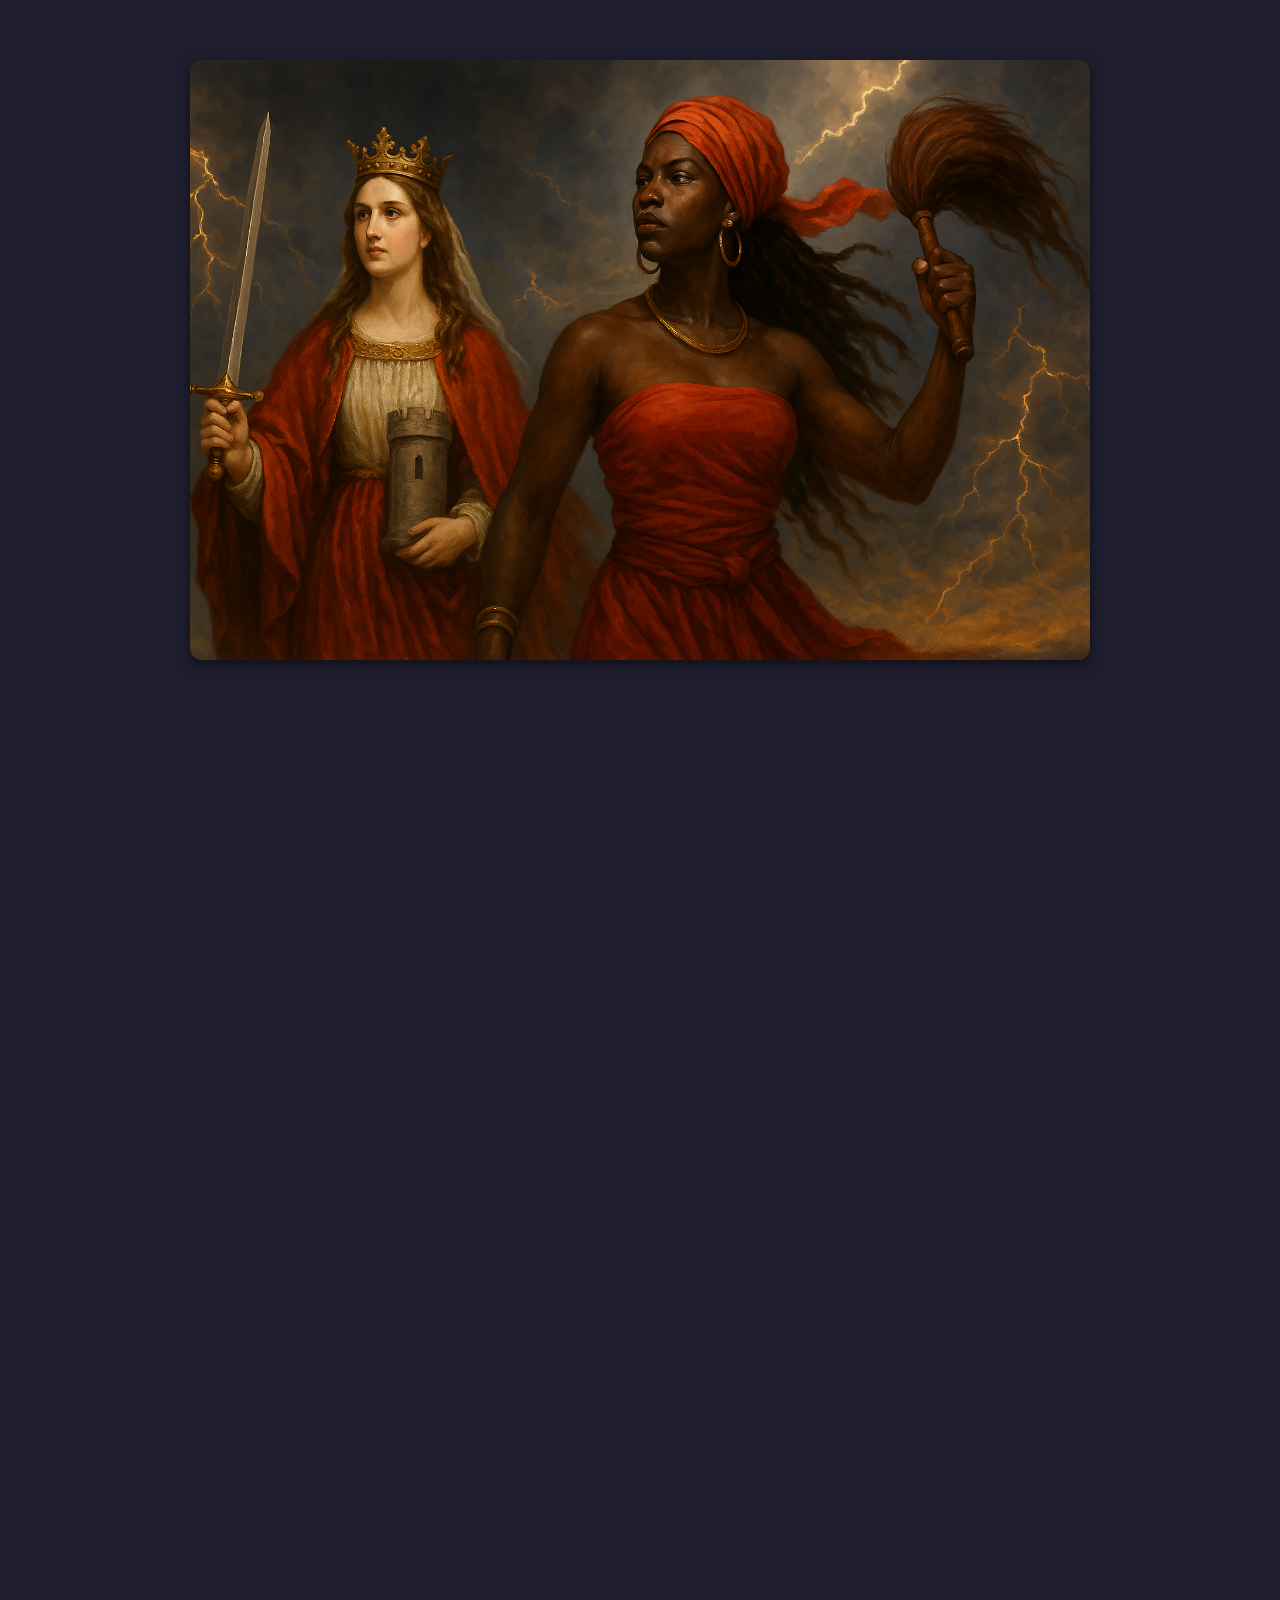
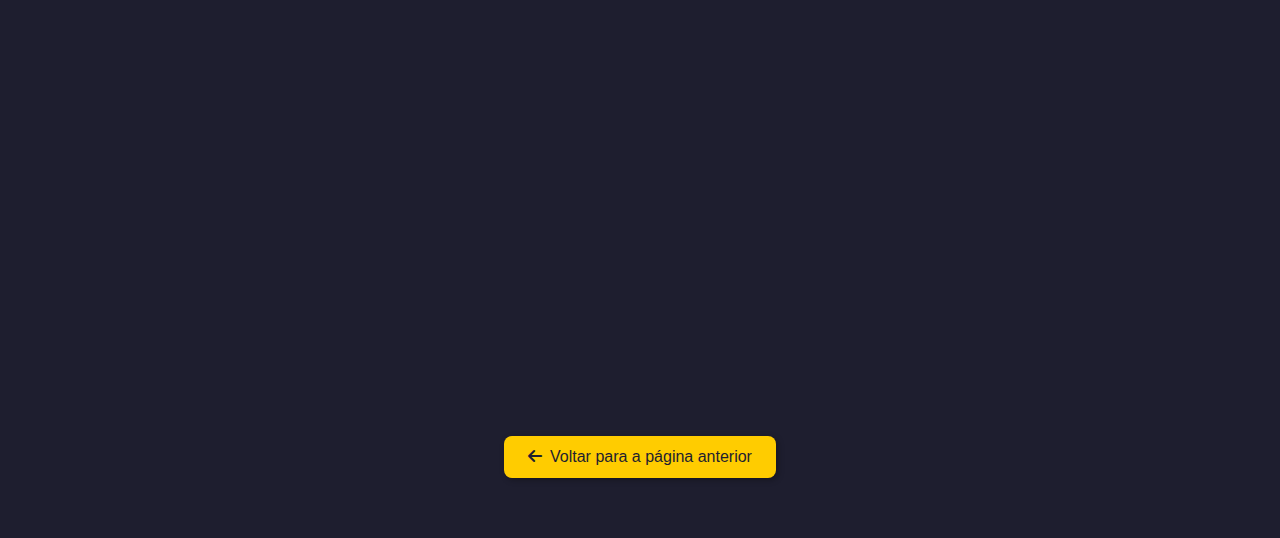
<file: sincretismo-santa-barbara.html>
<!DOCTYPE html>
<html lang="pt-br">
<head>
  <meta charset="UTF-8" />
  <meta name="viewport" content="width=device-width, initial-scale=1.0" />
  <title>Sincretismo de Oyá-Iansã e Santa Bárbara</title>
  <link rel="stylesheet" href="https://cdnjs.cloudflare.com/ajax/libs/font-awesome/6.0.0/css/all.min.css" />
  <style>
    body {
      margin: 0;
      padding: 0;
      font-family: 'Segoe UI', sans-serif;
      background-color: #1e1e2f;
      color: white;
      line-height: 1.6;
    }

    section {
      padding: 60px 20px;
      max-width: 900px;
      margin: auto;
    }

    h1, h2, h3 {
      color: #ffcc00;
      font-family: 'Georgia', serif;
      text-shadow: 1px 1px 2px black;
      text-align: center;
      margin-bottom: 30px;
    }

    p {
      text-align: justify;
      font-size: 1.1rem;
    }

    .animated {
      animation: fadeIn 1s ease-out forwards;
      opacity: 0;
    }

    @keyframes fadeIn {
      from { opacity: 0; transform: translateY(20px); }
      to { opacity: 1; transform: translateY(0); }
    }

    .delay-1 { animation-delay: 0.3s; }
    .delay-2 { animation-delay: 0.5s; }

    .btn-voltar {
      display: block;
      margin: 50px auto 0;
      padding: 12px 24px;
      background-color: #ffcc00;
      color: #1e1e2f;
      border: none;
      border-radius: 8px;
      font-size: 1rem;
      cursor: pointer;
      box-shadow: 2px 2px 6px rgba(0,0,0,0.3);
      transition: background-color 0.3s ease;
      text-align: center;
    }

    .btn-voltar:hover {
      background-color: #ffd700;
    }

    .btn-voltar i {
      margin-right: 8px;
    }
  </style>
</head>
<body>

  <section>
    <div style="text-align: center; margin-bottom: 30px;">
        <img src="img/imagem9.png" alt="Representação de Oyá-Iansã" style="
          max-width: 100%;
          height: auto;
          border-radius: 12px;
          box-shadow: 0 4px 12px rgba(0, 0, 0, 0.5);
        ">
      </div>

    <h2 class="animated delay-1">O Sincretismo Religioso nas Religiões Afro-Brasileiras e a União Arquetípica entre Oyá-Iansã e Santa Bárbara</h2>

    <p class="animated delay-2">
      Durante o período colonial brasileiro, especialmente entre os séculos XVI e XIX, os africanos escravizados foram submetidos a uma violenta política de apagamento religioso e cultural. O catolicismo era imposto como religião oficial, e os rituais de origem africana — considerados “feiticaria” ou “idolatria” pelas autoridades da época — eram proibidos, perseguidos e punidos com extrema crueldade.
    </p>

    <p class="animated delay-2">
      Diante desse cenário opressor, os povos africanos encontraram uma forma engenhosa e espiritual de resistência: o sincretismo religioso. Esse sincretismo não foi simplesmente uma adaptação ou submissão à fé católica, mas uma verdadeira estratégia de sobrevivência cultural. Os orixás e entidades das tradições iorubá, bantu e jeje foram associados a santos católicos com os quais compartilhavam símbolos, arquétipos e atributos. Assim, os rituais aos orixás puderam continuar a ser realizados, mesmo que disfarçados sob imagens e nomes cristãos.
    </p>

    <p class="animated delay-2">
      No caso de Oyá-Iansã, orixá dos ventos, tempestades, raios e dos espíritos ancestrais (Eguns), o sincretismo mais comum ocorreu com Santa Bárbara, uma das santas mais populares do catolicismo. Essa associação não é superficial: ela se dá no plano simbólico, espiritual e arquetípico.
    </p>

    <p class="animated delay-2">
      Santa Bárbara é representada como uma jovem vestida de vermelho, segurando uma espada e muitas vezes acompanhada de relâmpagos e uma torre. Segundo a tradição católica, ela foi aprisionada e morta por seu próprio pai por não renunciar à sua fé cristã. Após seu martírio, o pai teria sido fulminado por um raio — um símbolo direto da força divina em resposta à injustiça sofrida por sua filha.
    </p>

    <p class="animated delay-2">
      Iansã, por sua vez, é a guerreira indomável entre os orixás, a única que caminha entre os vivos e os mortos, senhora das tempestades e dos ventos. Ela também carrega espadas, domina os raios junto a Xangô, e representa o poder feminino que resiste, rompe e transforma. Assim como Santa Bárbara, Iansã é uma mulher que desafia a opressão e manifesta seu poder através das forças naturais.
    </p>

    <p class="animated delay-2">
      Essa união simbólica é mais do que uma “cobertura” ou um disfarce. No sincretismo afro-brasileiro, a imagem da santa católica se torna um espelho através do qual a divindade africana continua a atuar. A fé em Iansã sobreviveu e floresceu por meio dessa sobreposição simbólica, preservando sua essência nos toques de tambor, danças rituais, oferendas, cantigas e incorporação nos terreiros.
    </p>

    <p class="animated delay-2">
      Nos candomblés e terreiros de umbanda, é comum ver no dia 4 de dezembro — dia de Santa Bárbara — celebrações dedicadas também a Oyá-Iansã. Nessas ocasiões, são feitas oferendas com alimentos como acarajé, quiabos e bife acebolado, e também se evocam os ventos, os trovões e a força de Iansã, clamando sua presença em momentos de transformação, luta e superação.
    </p>

    <p class="animated delay-2">
      A trajetória de Iansã, desde as águas revoltas do rio Oyá na Nigéria até os altares improvisados nos barracões do Brasil, é um testemunho vivo da resistência cultural africana. Ao longo dos séculos, Iansã se manteve viva não porque se escondeu, mas porque se metamorfoseou — como o próprio vento que representa — assumindo novas formas para continuar soprando sabedoria, força e liberdade.
    </p>

    <p class="animated delay-2">
      Assim, o sincretismo entre Iansã e Santa Bárbara é mais do que uma ponte entre religiões: é a expressão da força espiritual do povo negro, que nunca deixou de cultuar seus deuses — apenas os ensinou a dançar com outros nomes. E Iansã dançou. Dançou com espada, dançou com raio, dançou com o espírito. E continua dançando até hoje, no coração daqueles que, mesmo sem saber, invocam seu nome ao olhar para os céus tempestuosos, sentindo a presença da Rainha dos Ventos que rompe o silêncio com coragem e ancestralidade.
    </p>

    <button class="btn-voltar" onclick="history.back()">
      <i class="fas fa-arrow-left"></i>Voltar para a página anterior
    </button>
  </section>

</body>
</html>
</file>
<file: oya.css>
body {
    margin: 0;
    font-family: 'Segoe UI', sans-serif;
    background-color: #1e1e2f;
    color: white;
    scroll-behavior: smooth;
  }
  
  .slide {
    padding: 60px;
    height: 100vh;
    box-sizing: border-box;
    display: flex;
    flex-direction: column;
    justify-content: center;
    scroll-snap-align: start;
  }
  
  h1, h2 {
    color: #ff3366;
  }
  
  .botao {
    display: inline-block;
    margin-top: 30px;
    padding: 12px 24px;
    background-color: #ff3366;
    color: white;
    text-decoration: none;
    border-radius: 8px;
    font-weight: bold;
    transition: background 0.3s ease;
  }
  
  .botao:hover {
    background-color: #e82c59;
  }
  
  ul {
    margin-top: 20px;
  }
  
  ul li {
    margin-bottom: 10px;
    font-size: 1.1rem;
  }
  
  /* ESTILO EXCLUSIVO DO LINK "CLIQUE AQUI" */
  .btn-link {
    display: inline-block;
    margin-left: 10px;
    margin-top: 6px;
    color: #e82c59 !important;
    font-weight: bold;
    text-decoration: none;
    font-size: 0.95rem;
    background: none;
    border: none;
    padding: 0;
    cursor: pointer;
    transition: color 0.3s ease;
  }
  
  .btn-link:hover {
    text-decoration: underline;
    color: #ff3366 !important;
  }
</file>
